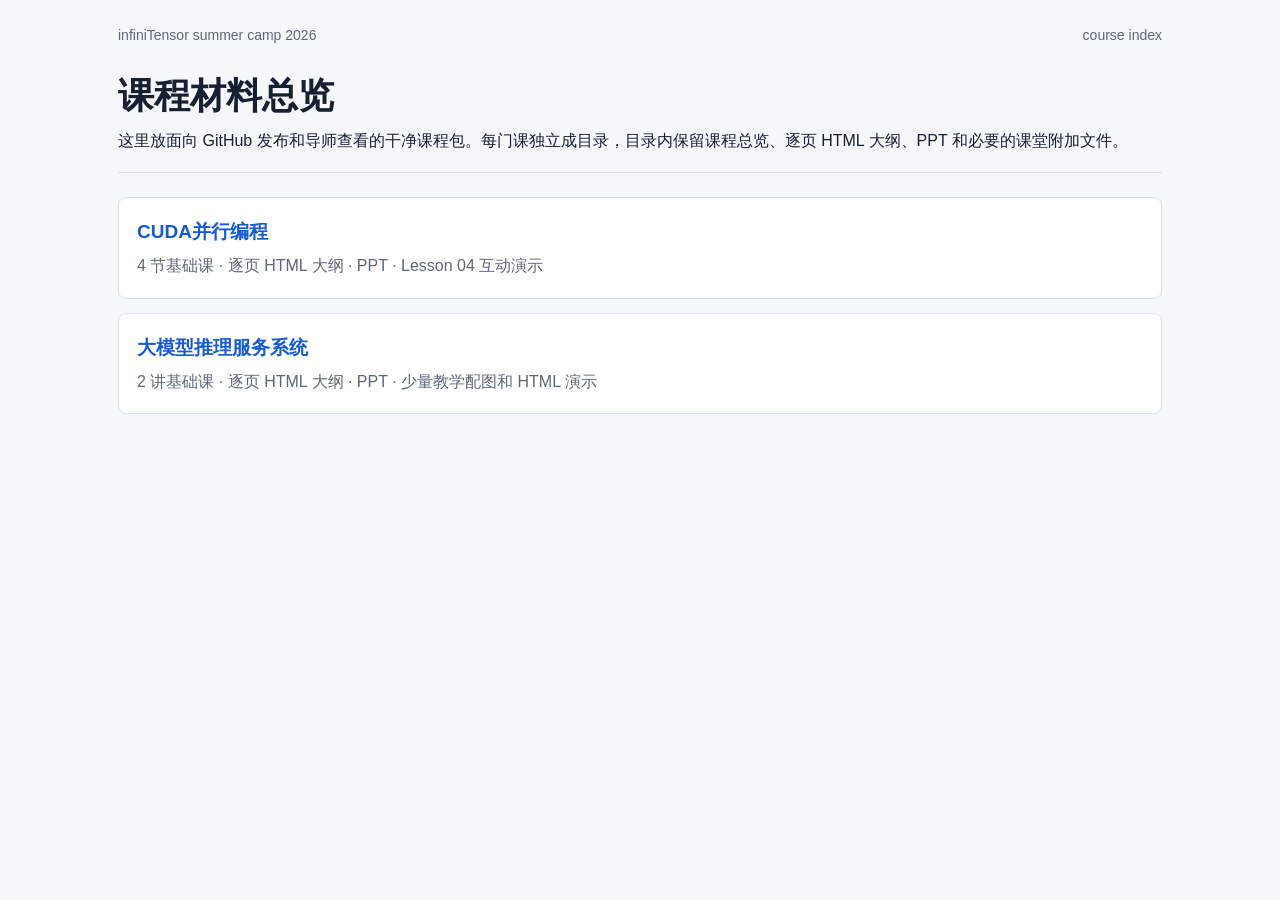
<file: index.html>
<!doctype html>
<html lang="zh-CN">
<head>
<meta charset="utf-8">
<meta name="viewport" content="width=device-width, initial-scale=1">
<title>infiniTensor summer camp 2026</title>
<style>
:root {
  color-scheme: light;
  --ink: #172033;
  --muted: #5d6778;
  --line: #d9e0ea;
  --paper: #ffffff;
  --bg: #f5f7fb;
  --accent: #155bd5;
}
* { box-sizing: border-box; }
body {
  margin: 0;
  background: var(--bg);
  color: var(--ink);
  font-family: -apple-system, BlinkMacSystemFont, "Segoe UI", "PingFang SC",
    "Hiragino Sans GB", "Microsoft YaHei", sans-serif;
  line-height: 1.65;
}
.page { max-width: 1080px; margin: 0 auto; padding: 24px 18px 56px; }
.topbar { display: flex; justify-content: space-between; gap: 16px; color: var(--muted); font-size: 14px; }
.hero { padding: 28px 0 18px; border-bottom: 1px solid var(--line); }
h1 { margin: 0; font-size: 36px; line-height: 1.18; letter-spacing: 0; }
p { margin: 10px 0 0; }
.course-list { display: grid; gap: 14px; margin-top: 24px; }
.course-card { display: block; background: var(--paper); border: 1px solid var(--line); border-radius: 8px; padding: 18px; color: inherit; text-decoration: none; }
.course-card strong { display: block; color: var(--accent); font-size: 19px; }
.course-card span { display: block; color: var(--muted); margin-top: 6px; }
@media (max-width: 720px) { .page { padding: 16px 12px 44px; } .hero { padding: 20px 0 14px; } h1 { font-size: 29px; } }
</style>
</head>
<body>
<main class="page">
<nav class="topbar"><span>infiniTensor summer camp 2026</span><span>course index</span></nav>
<header class="hero">
<h1>课程材料总览</h1>
<p>这里放面向 GitHub 发布和导师查看的干净课程包。每门课独立成目录，目录内保留课程总览、逐页 HTML 大纲、PPT 和必要的课堂附加文件。</p>
</header>
<section class="course-list" aria-label="课程列表">
<a class="course-card" href="CUDA并行编程/index.html">
<strong>CUDA并行编程</strong>
<span>4 节基础课 · 逐页 HTML 大纲 · PPT · Lesson 04 互动演示</span>
</a>
<a class="course-card" href="大模型推理服务系统/index.html">
<strong>大模型推理服务系统</strong>
<span>2 讲基础课 · 逐页 HTML 大纲 · PPT · 少量教学配图和 HTML 演示</span>
</a>
</section>
</main>
</body>
</html>
</file>
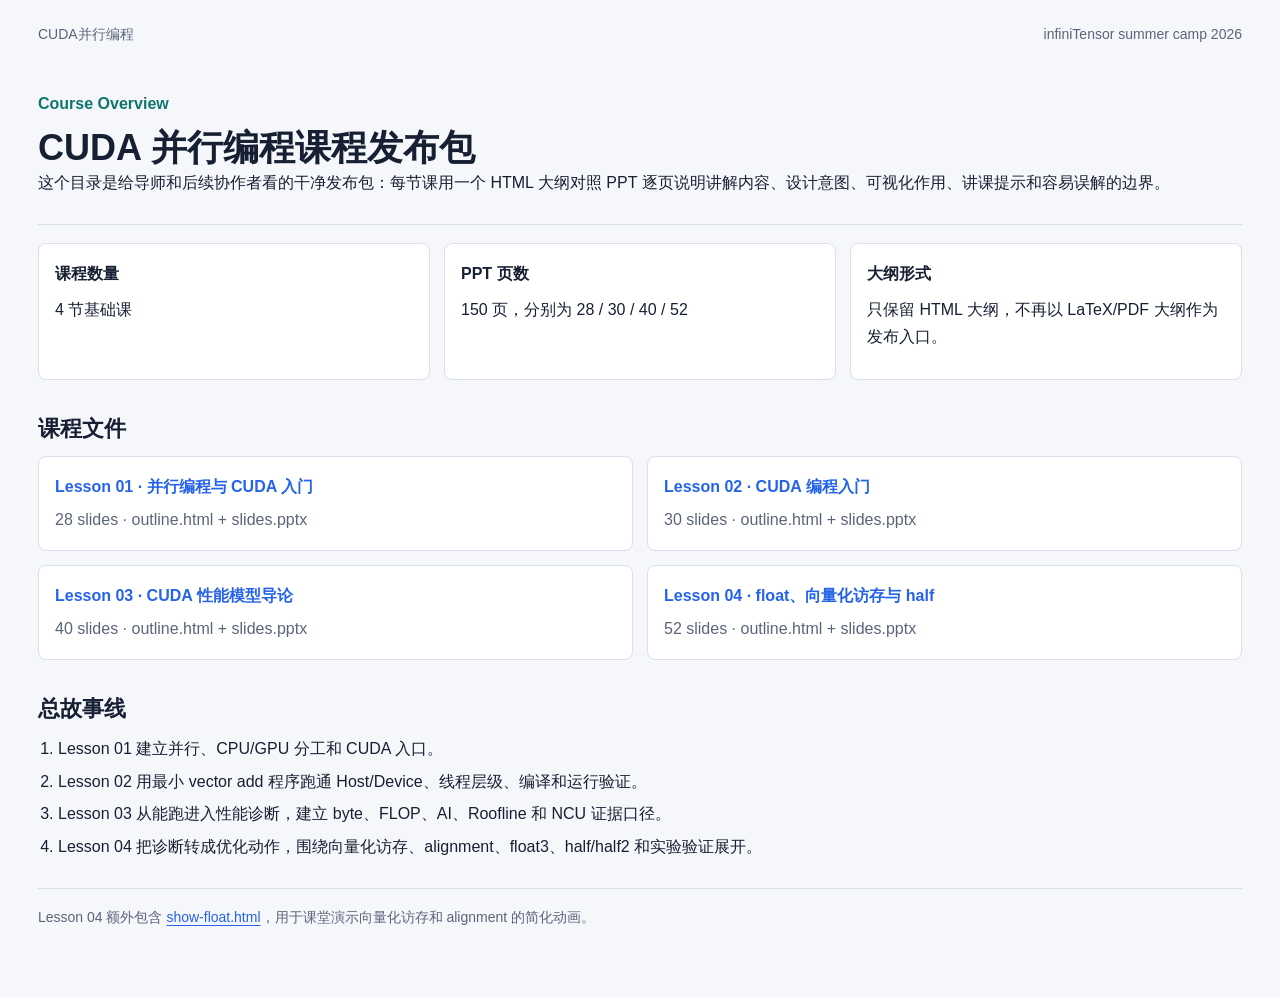
<file: CUDA并行编程/index.html>
<!doctype html>
<html lang="zh-CN">
<head>
<meta charset="utf-8">
<meta name="viewport" content="width=device-width, initial-scale=1">
<title>CUDA并行编程 · HTML 大纲总览</title>
<link rel="stylesheet" href="assets/course.css">
</head>
<body>
<main class="page">
<nav class="topbar"><span>CUDA并行编程</span><span>infiniTensor summer camp 2026</span></nav>
<header class="hero">
<p class="eyebrow">Course Overview</p>
<h1>CUDA 并行编程课程发布包</h1>
<p>这个目录是给导师和后续协作者看的干净发布包：每节课用一个 HTML 大纲对照 PPT 逐页说明讲解内容、设计意图、可视化作用、讲课提示和容易误解的边界。</p>
</header>
<section class="summary-grid">
<div class="summary-box"><strong>课程数量</strong><p>4 节基础课</p></div>
<div class="summary-box"><strong>PPT 页数</strong><p>150 页，分别为 28 / 30 / 40 / 52</p></div>
<div class="summary-box"><strong>大纲形式</strong><p>只保留 HTML 大纲，不再以 LaTeX/PDF 大纲作为发布入口。</p></div>
</section>
<section>
<h2>课程文件</h2>
<div class="lesson-list">
<a class="lesson-link" href="第一节课/outline.html"><strong>Lesson 01 · 并行编程与 CUDA 入门</strong><span>28 slides · outline.html + slides.pptx</span></a>
<a class="lesson-link" href="第二节课/outline.html"><strong>Lesson 02 · CUDA 编程入门</strong><span>30 slides · outline.html + slides.pptx</span></a>
<a class="lesson-link" href="第三节课/outline.html"><strong>Lesson 03 · CUDA 性能模型导论</strong><span>40 slides · outline.html + slides.pptx</span></a>
<a class="lesson-link" href="第四节课/outline.html"><strong>Lesson 04 · float、向量化访存与 half</strong><span>52 slides · outline.html + slides.pptx</span></a>
</div>
</section>
<section>
<h2>总故事线</h2>
<ol>
<li>Lesson 01 建立并行、CPU/GPU 分工和 CUDA 入口。</li>
<li>Lesson 02 用最小 vector add 程序跑通 Host/Device、线程层级、编译和运行验证。</li>
<li>Lesson 03 从能跑进入性能诊断，建立 byte、FLOP、AI、Roofline 和 NCU 证据口径。</li>
<li>Lesson 04 把诊断转成优化动作，围绕向量化访存、alignment、float3、half/half2 和实验验证展开。</li>
</ol>
</section>
<p class="source-note">Lesson 04 额外包含 <a href="第四节课/show-float.html">show-float.html</a>，用于课堂演示向量化访存和 alignment 的简化动画。</p>
</main>
</body>
</html>
</file>
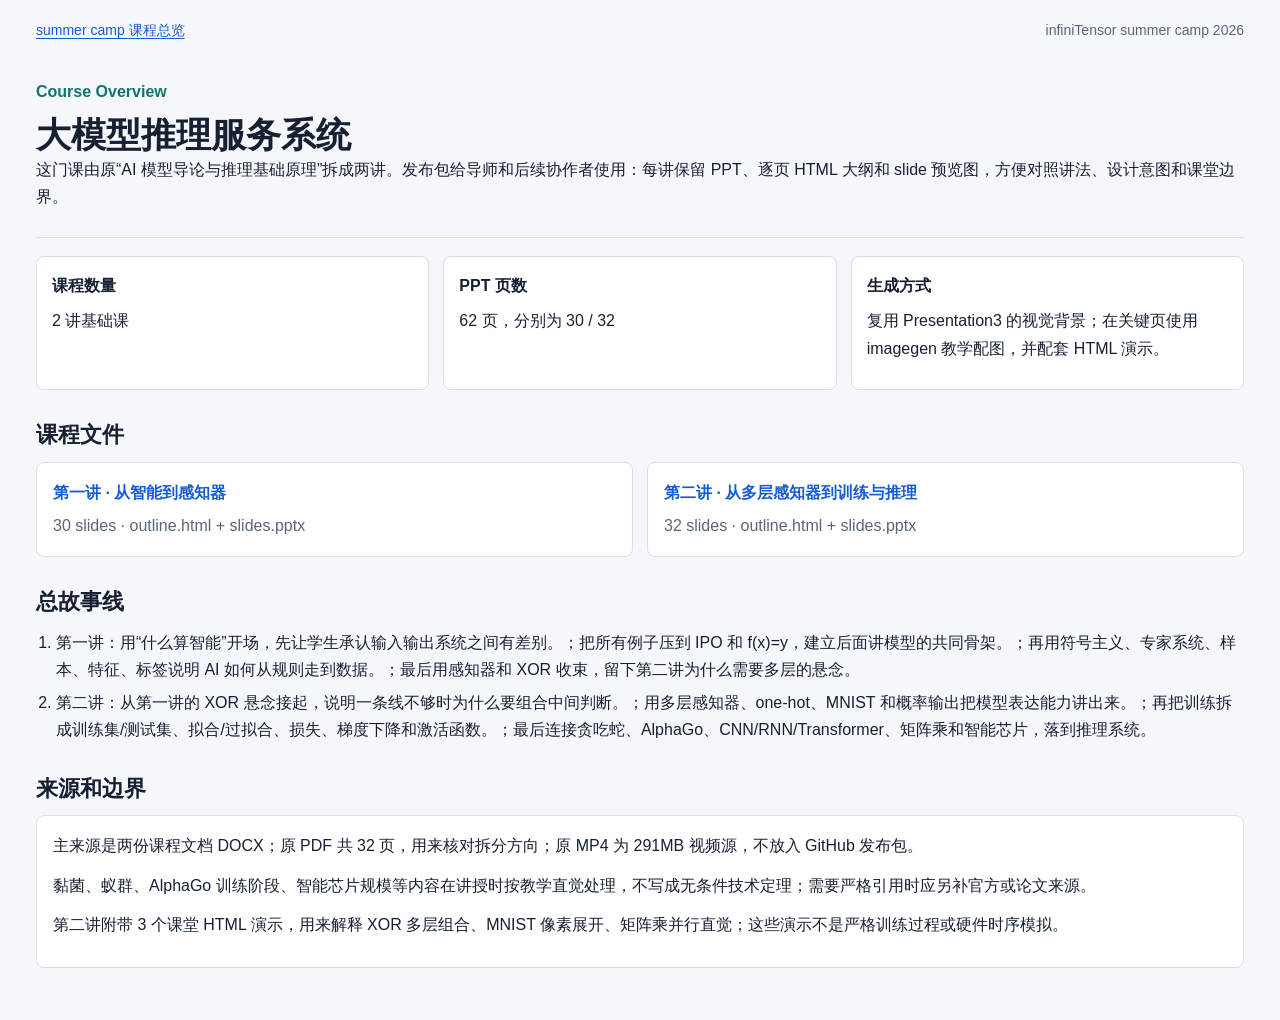
<file: 大模型推理服务系统/index.html>
<!doctype html>
<html lang="zh-CN">
<head>
<meta charset="utf-8">
<meta name="viewport" content="width=device-width, initial-scale=1">
<title>大模型推理服务系统 · 课程总览</title>
<link rel="stylesheet" href="assets/course.css">
</head>
<body>
<main class="page">
<nav class="topbar"><a href="../index.html">summer camp 课程总览</a><span>infiniTensor summer camp 2026</span></nav>
<header class="hero">
<p class="eyebrow">Course Overview</p>
<h1>大模型推理服务系统</h1>
<p>这门课由原“AI 模型导论与推理基础原理”拆成两讲。发布包给导师和后续协作者使用：每讲保留 PPT、逐页 HTML 大纲和 slide 预览图，方便对照讲法、设计意图和课堂边界。</p>
</header>
<section class="summary-grid">
<div class="summary-box"><strong>课程数量</strong><p>2 讲基础课</p></div>
<div class="summary-box"><strong>PPT 页数</strong><p>62 页，分别为 30 / 32</p></div>
<div class="summary-box"><strong>生成方式</strong><p>复用 Presentation3 的视觉背景；在关键页使用 imagegen 教学配图，并配套 HTML 演示。</p></div>
</section>
<section>
<h2>课程文件</h2>
<div class="lesson-list">
<a class="lesson-link" href="第一讲/outline.html"><strong>第一讲 · 从智能到感知器</strong><span>30 slides · outline.html + slides.pptx</span></a>
<a class="lesson-link" href="第二讲/outline.html"><strong>第二讲 · 从多层感知器到训练与推理</strong><span>32 slides · outline.html + slides.pptx</span></a>
</div>
</section>
<section>
<h2>总故事线</h2>
<ol>
<li>第一讲：用“什么算智能”开场，先让学生承认输入输出系统之间有差别。；把所有例子压到 IPO 和 f(x)=y，建立后面讲模型的共同骨架。；再用符号主义、专家系统、样本、特征、标签说明 AI 如何从规则走到数据。；最后用感知器和 XOR 收束，留下第二讲为什么需要多层的悬念。</li>
<li>第二讲：从第一讲的 XOR 悬念接起，说明一条线不够时为什么要组合中间判断。；用多层感知器、one-hot、MNIST 和概率输出把模型表达能力讲出来。；再把训练拆成训练集/测试集、拟合/过拟合、损失、梯度下降和激活函数。；最后连接贪吃蛇、AlphaGo、CNN/RNN/Transformer、矩阵乘和智能芯片，落到推理系统。</li>
</ol>
</section>
<section>
<h2>来源和边界</h2>
<div class="source-note-box">
<p>主来源是两份课程文档 DOCX；原 PDF 共 32 页，用来核对拆分方向；原 MP4 为 291MB 视频源，不放入 GitHub 发布包。</p>
<p>黏菌、蚁群、AlphaGo 训练阶段、智能芯片规模等内容在讲授时按教学直觉处理，不写成无条件技术定理；需要严格引用时应另补官方或论文来源。</p>
<p>第二讲附带 3 个课堂 HTML 演示，用来解释 XOR 多层组合、MNIST 像素展开、矩阵乘并行直觉；这些演示不是严格训练过程或硬件时序模拟。</p>
</div>
</section>
</main>
</body>
</html>
</file>
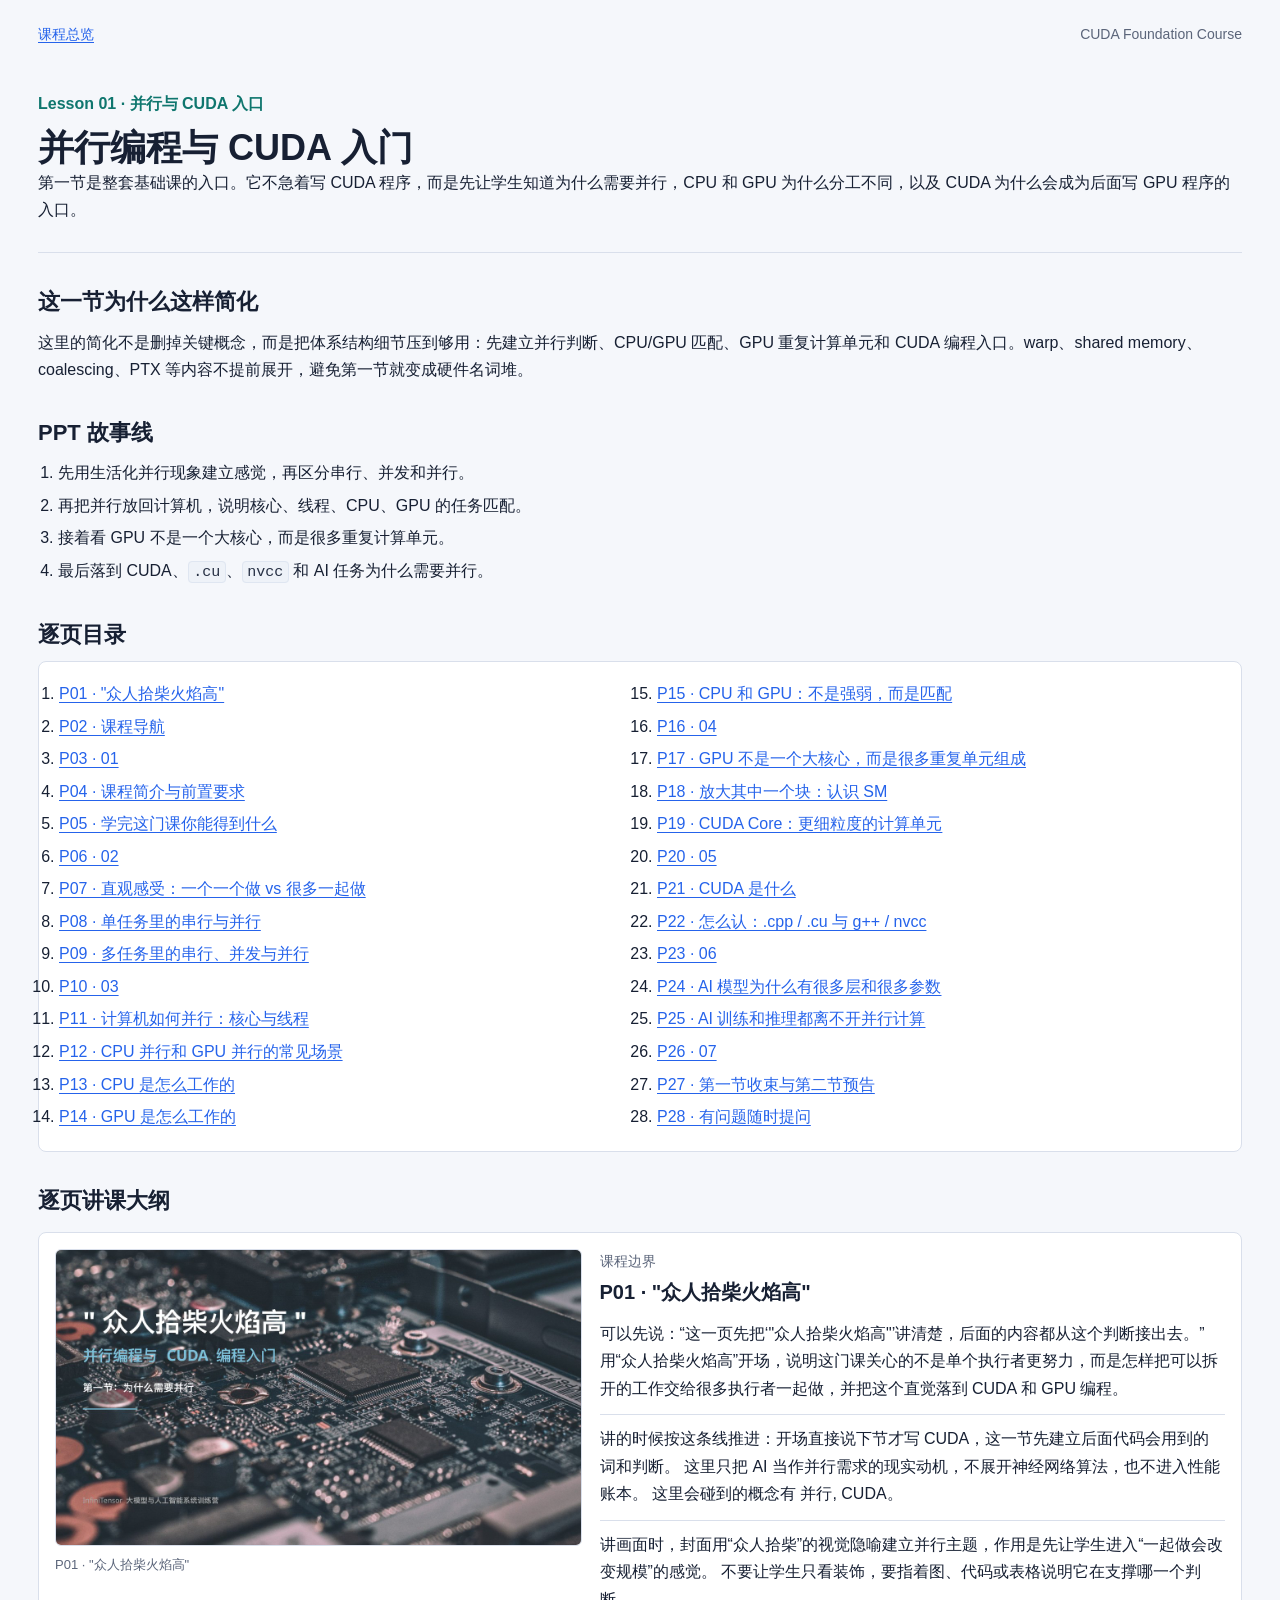
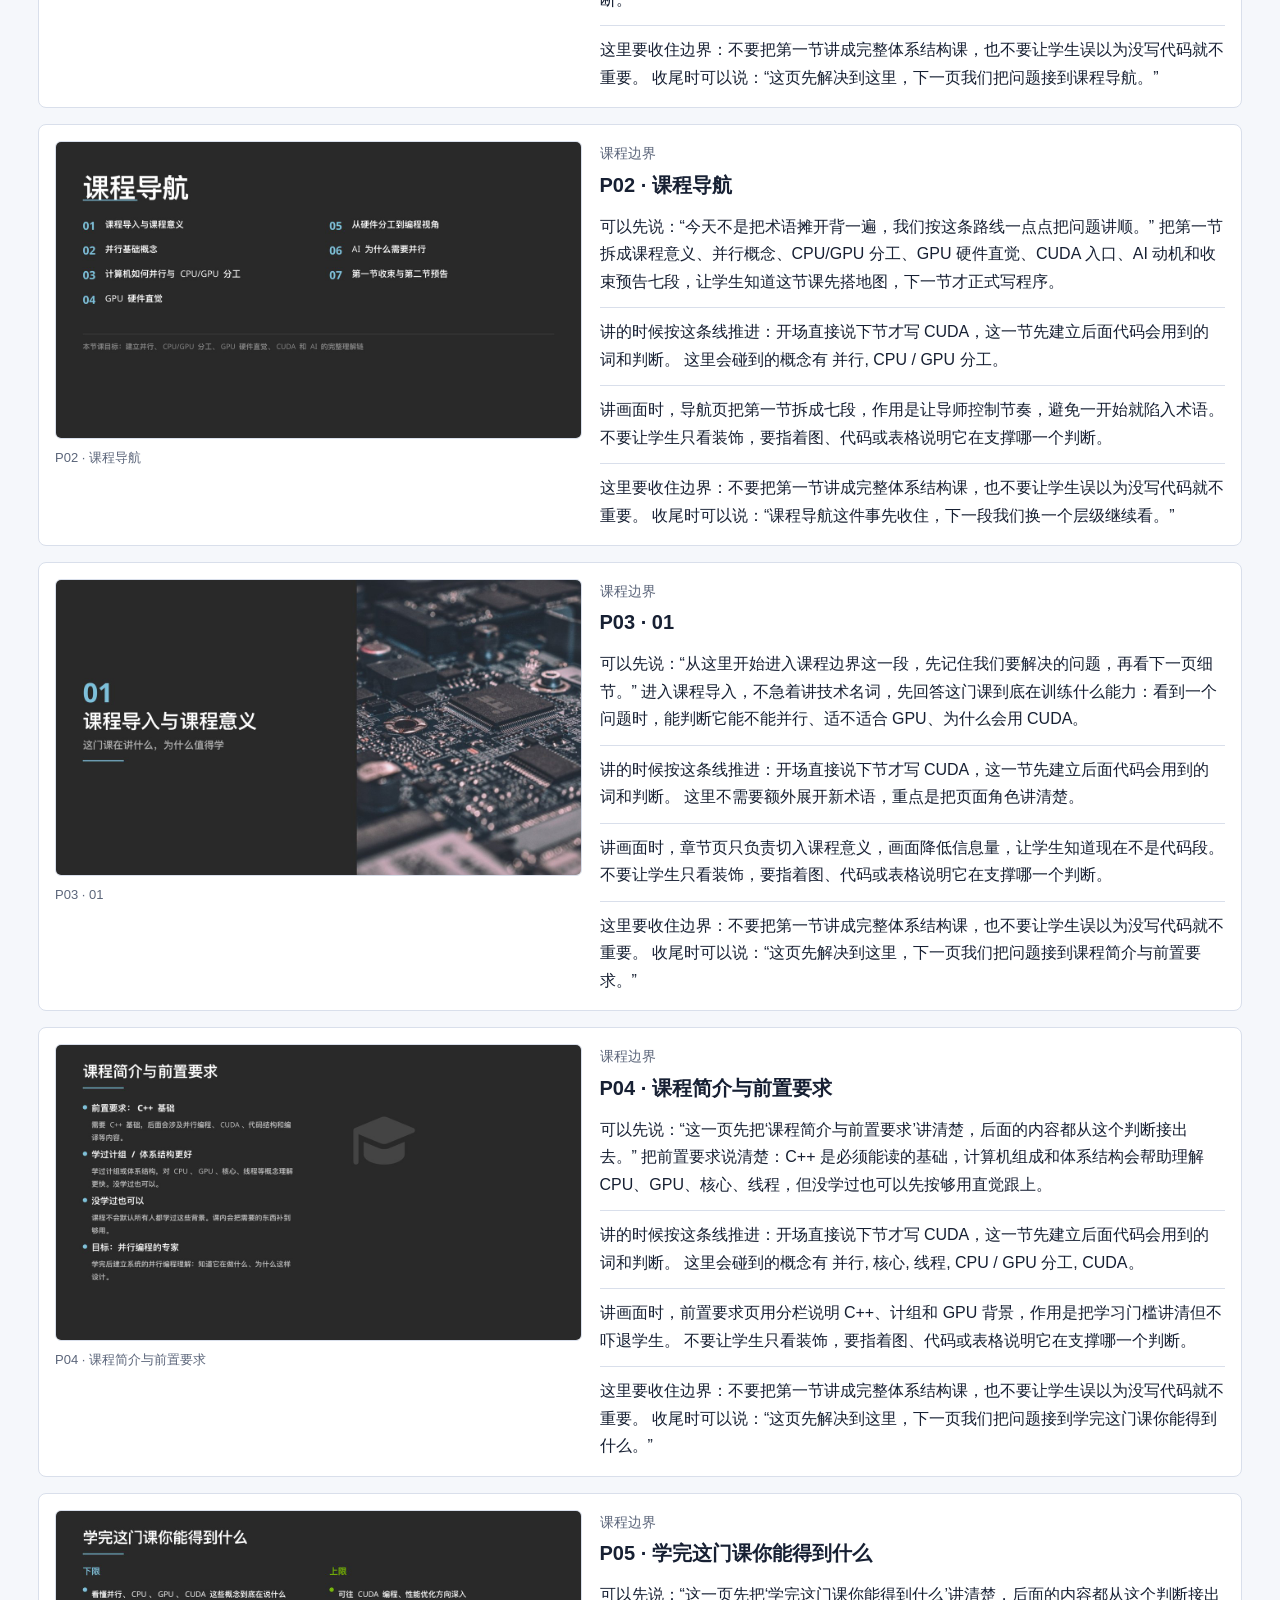
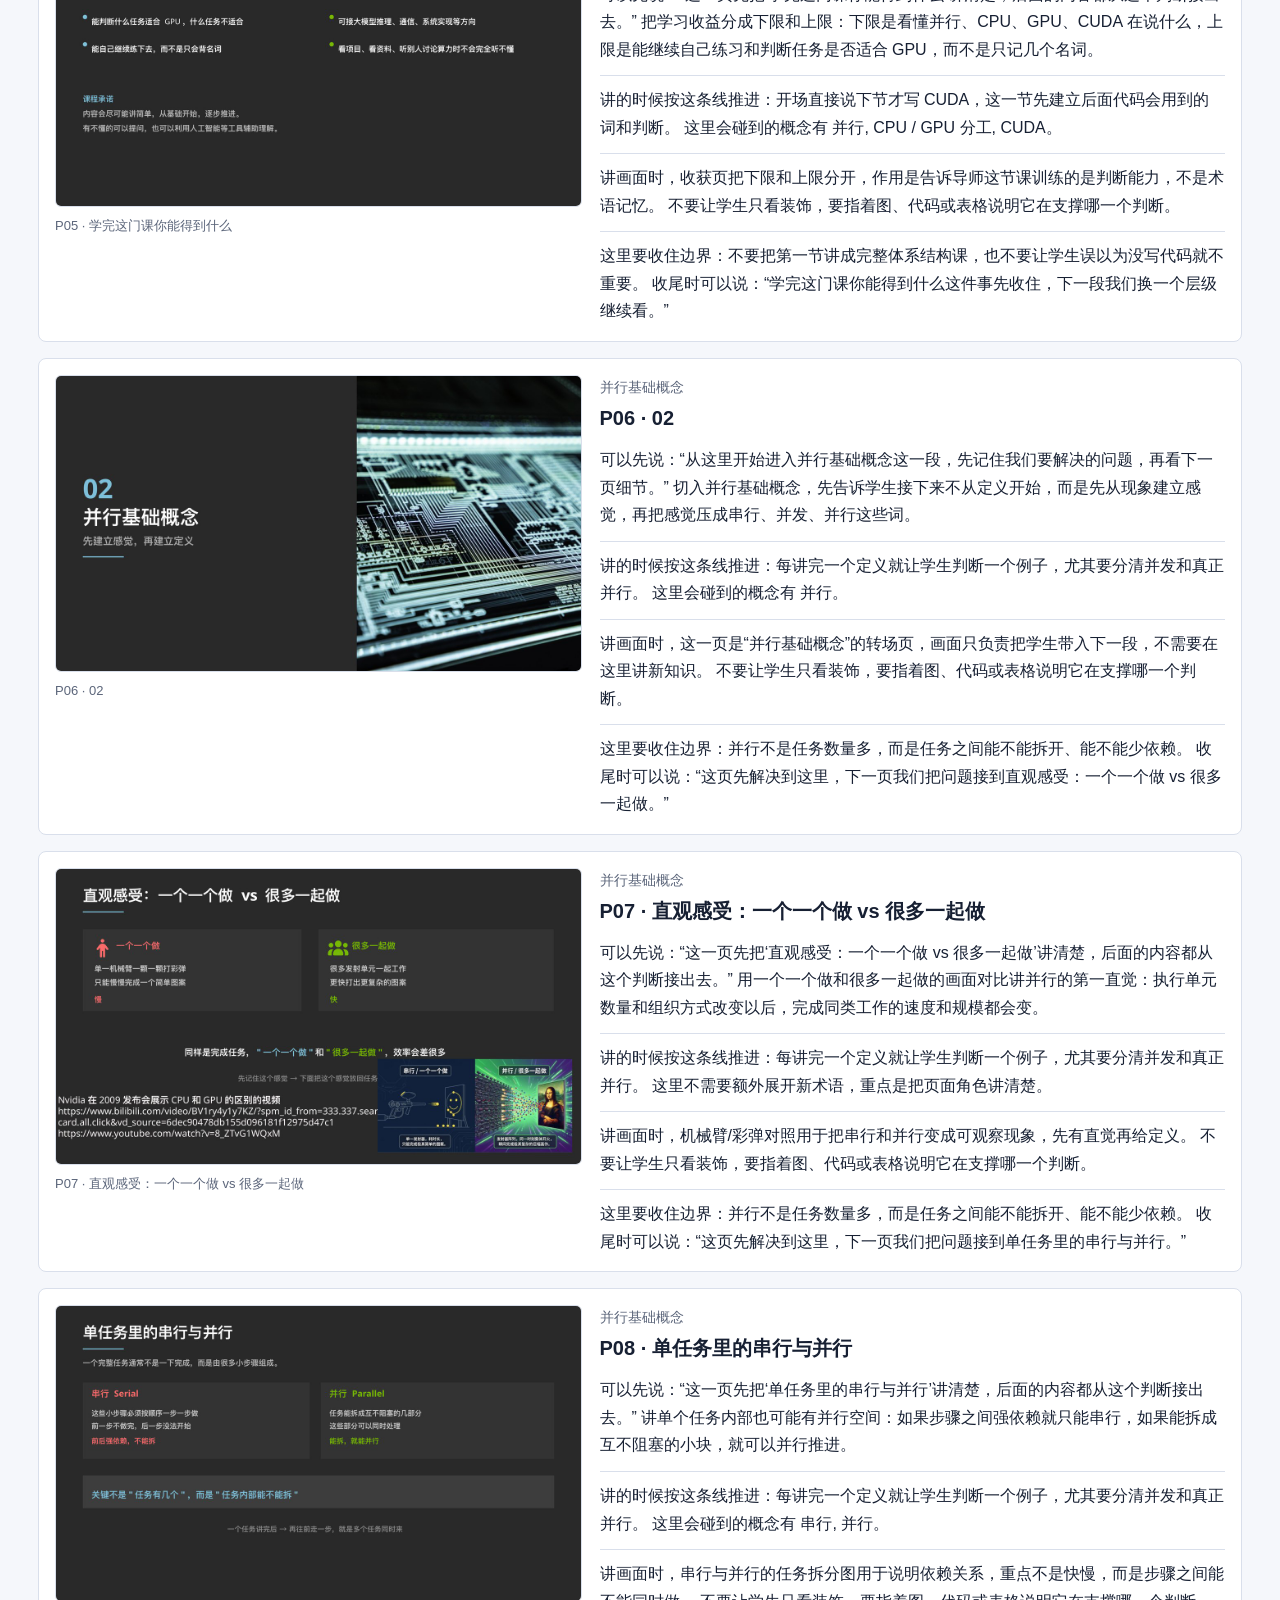
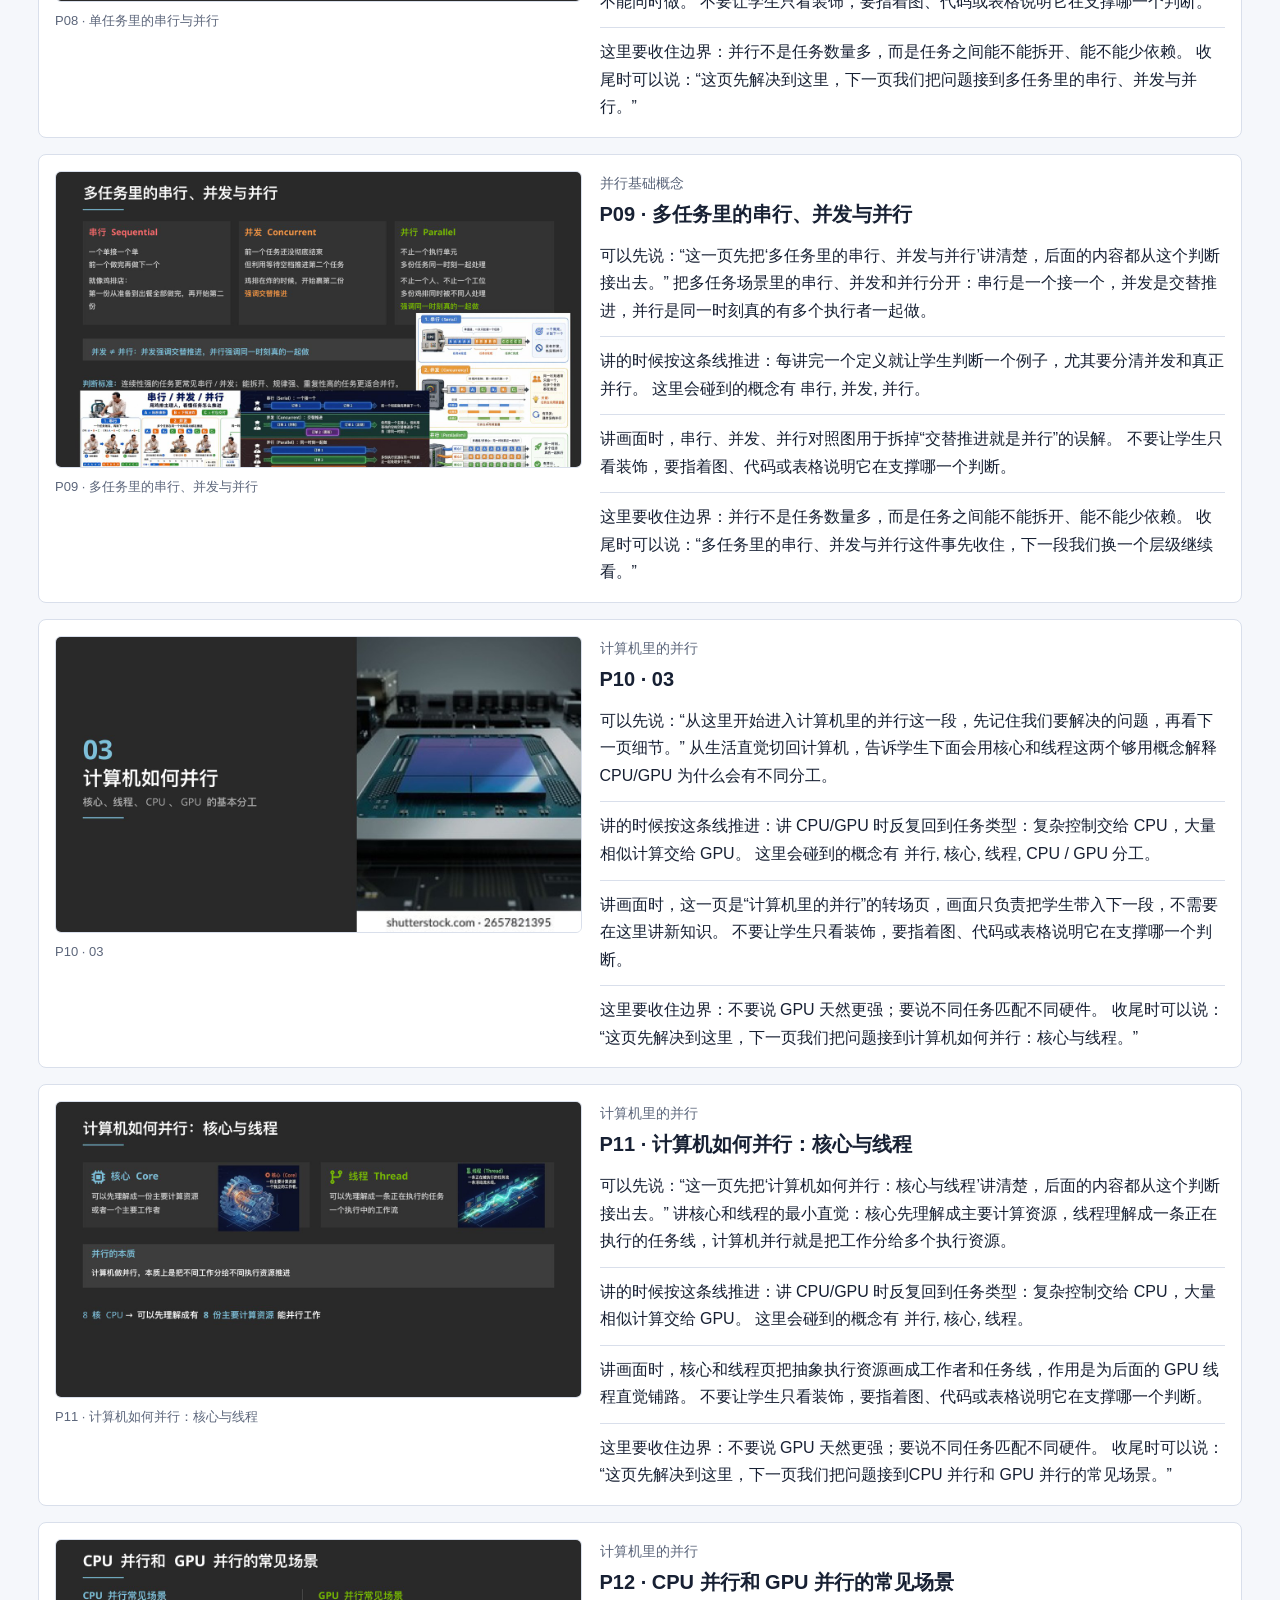
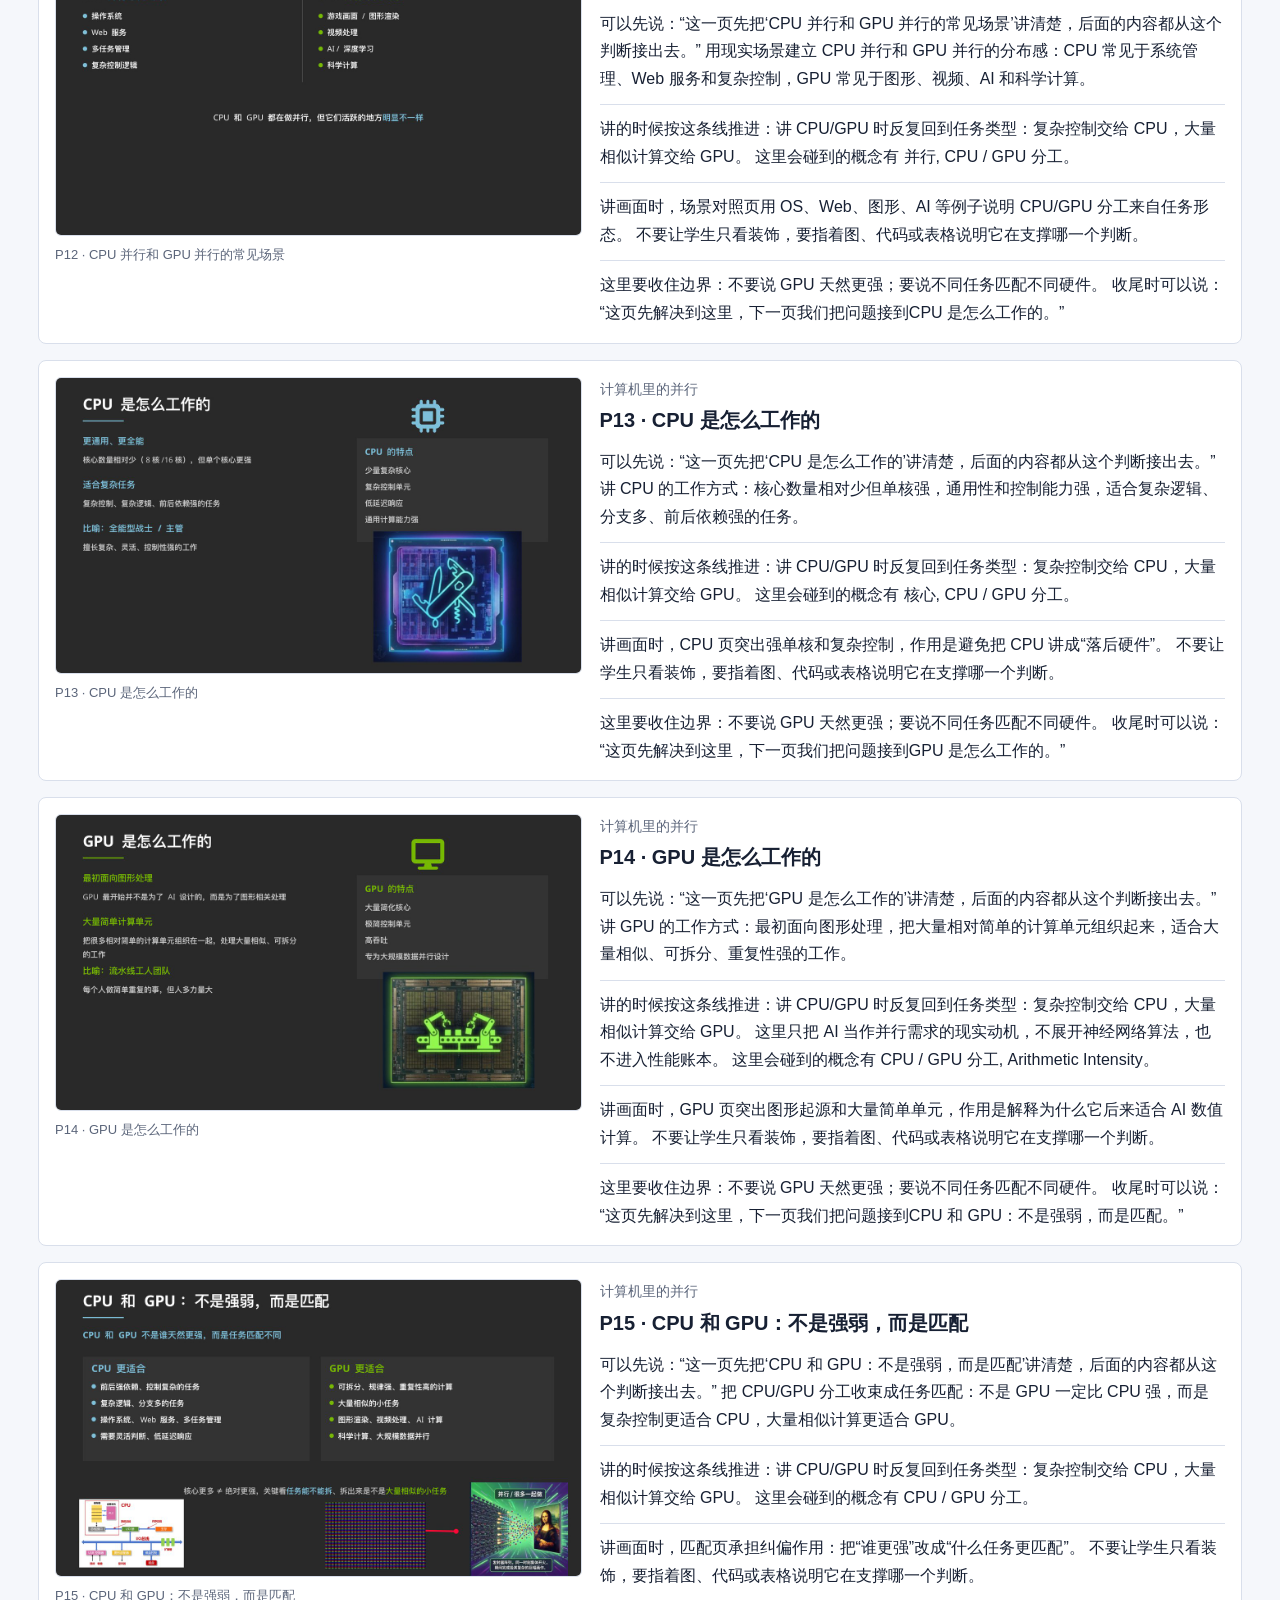
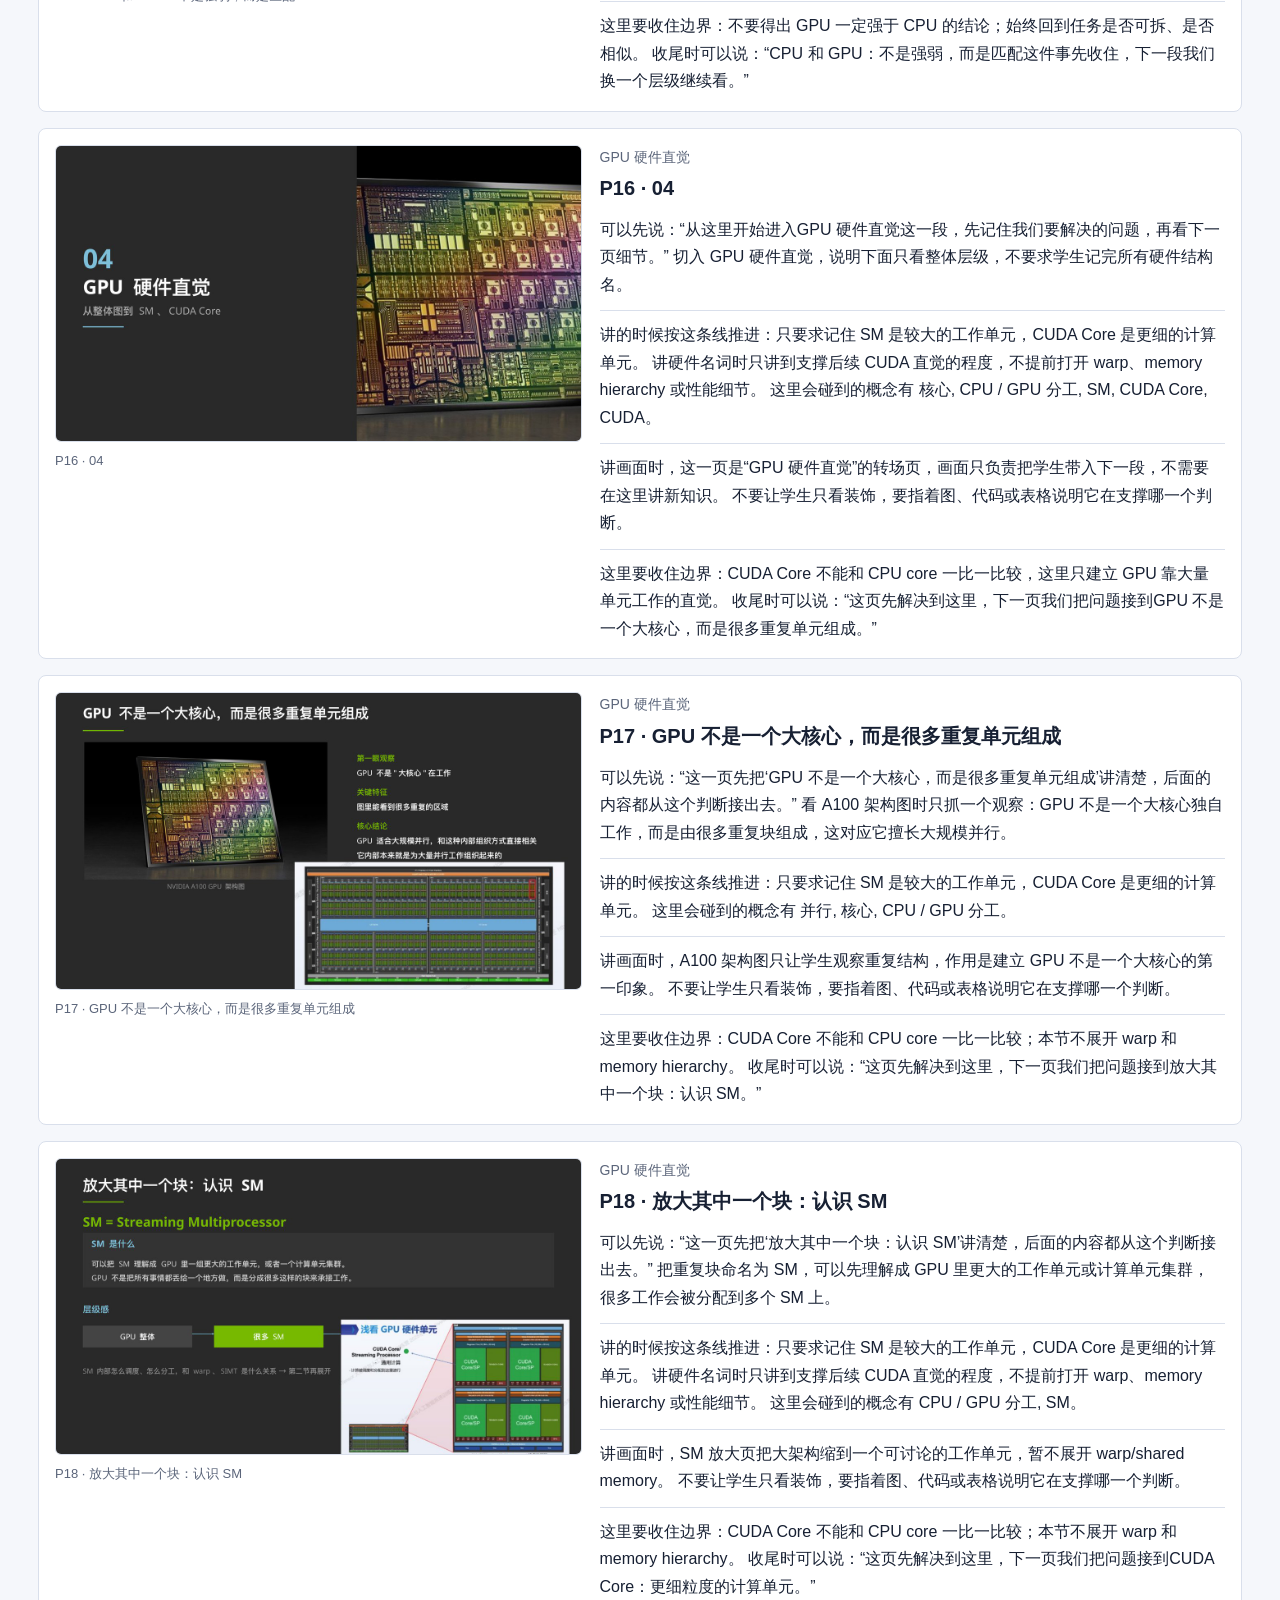
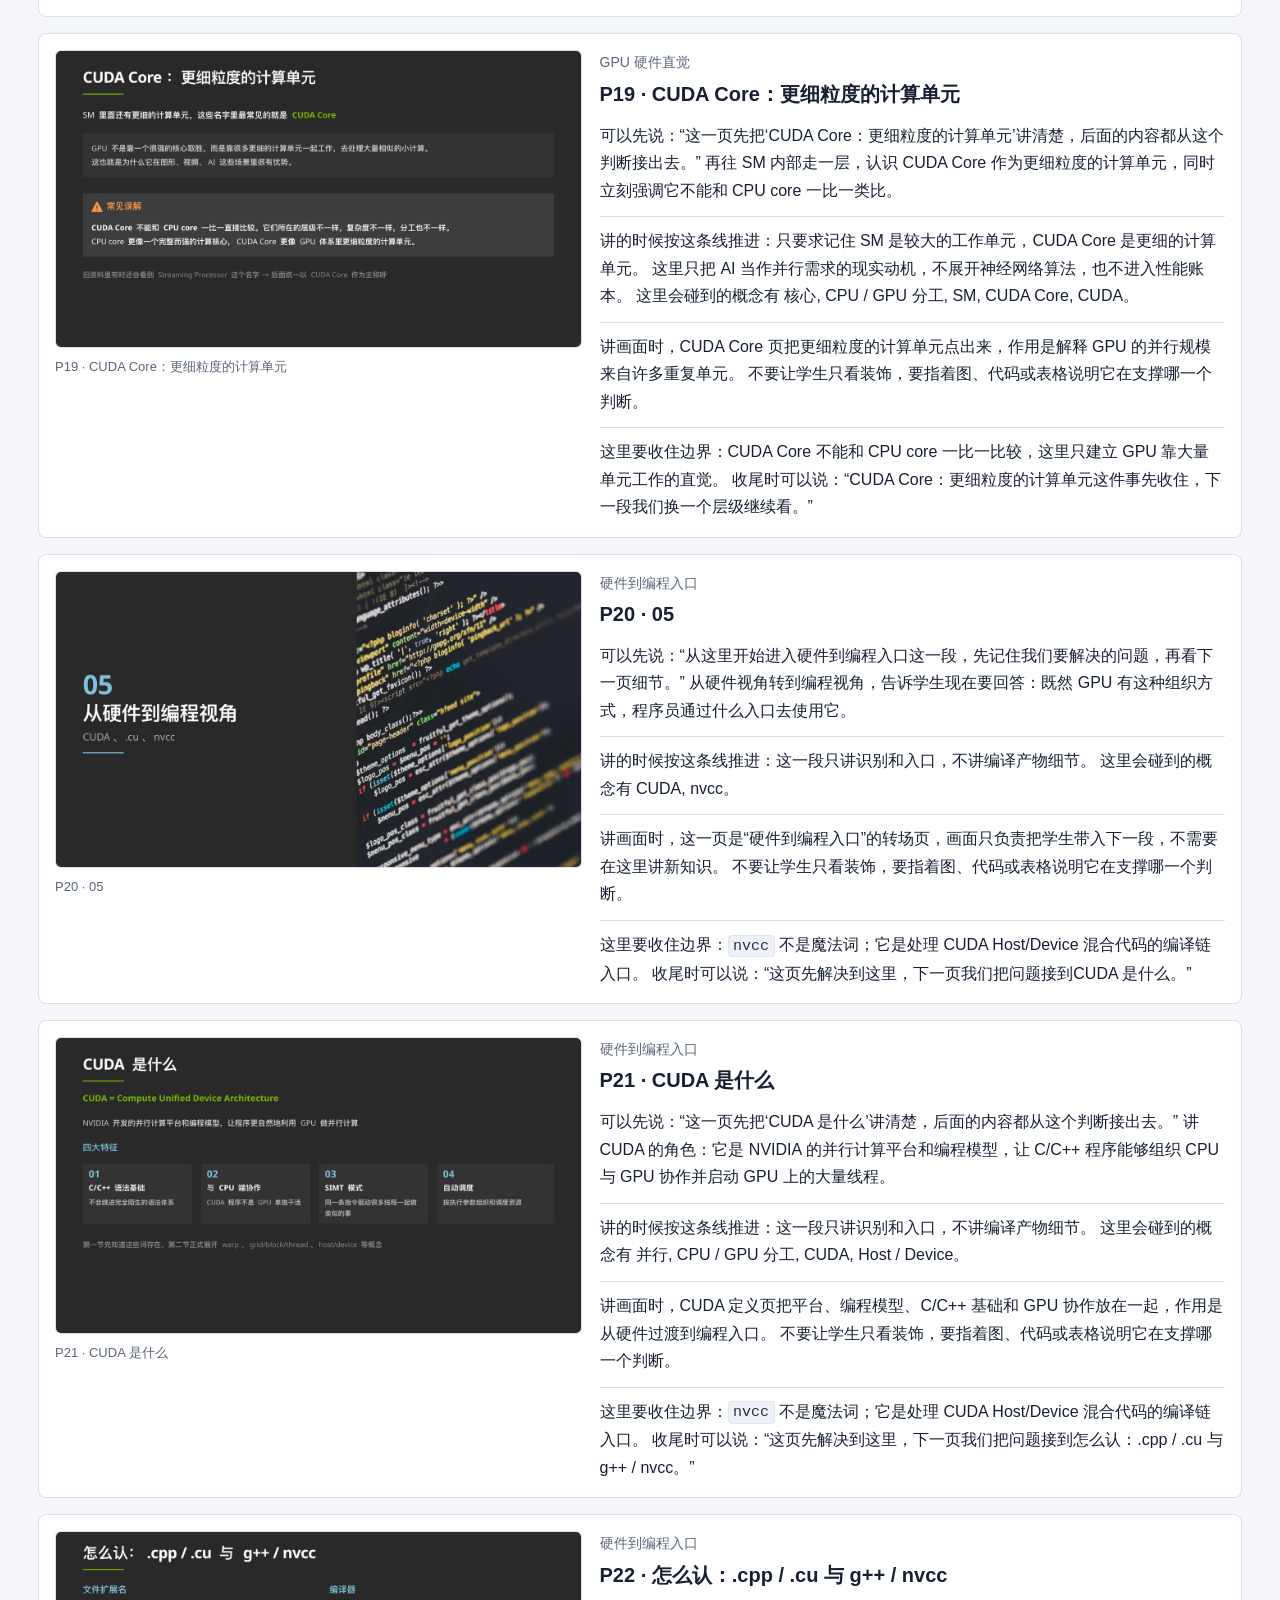
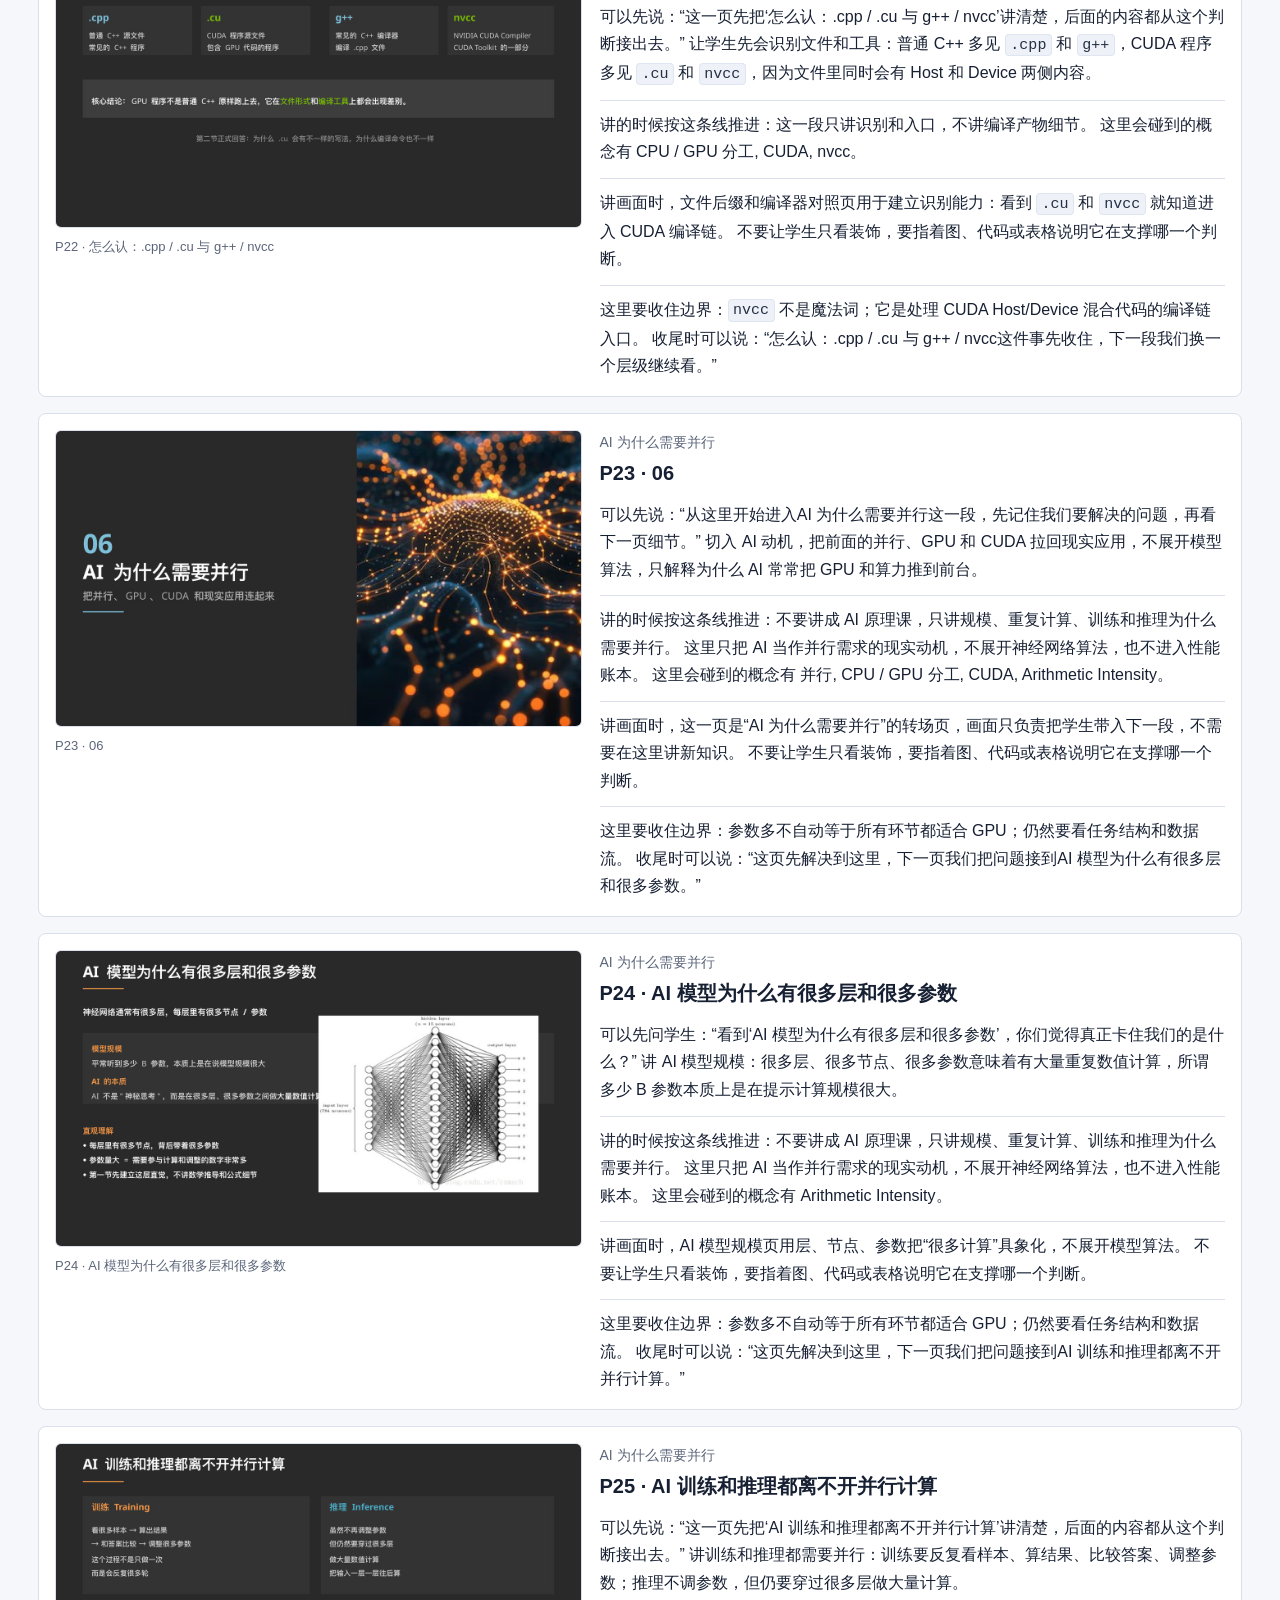
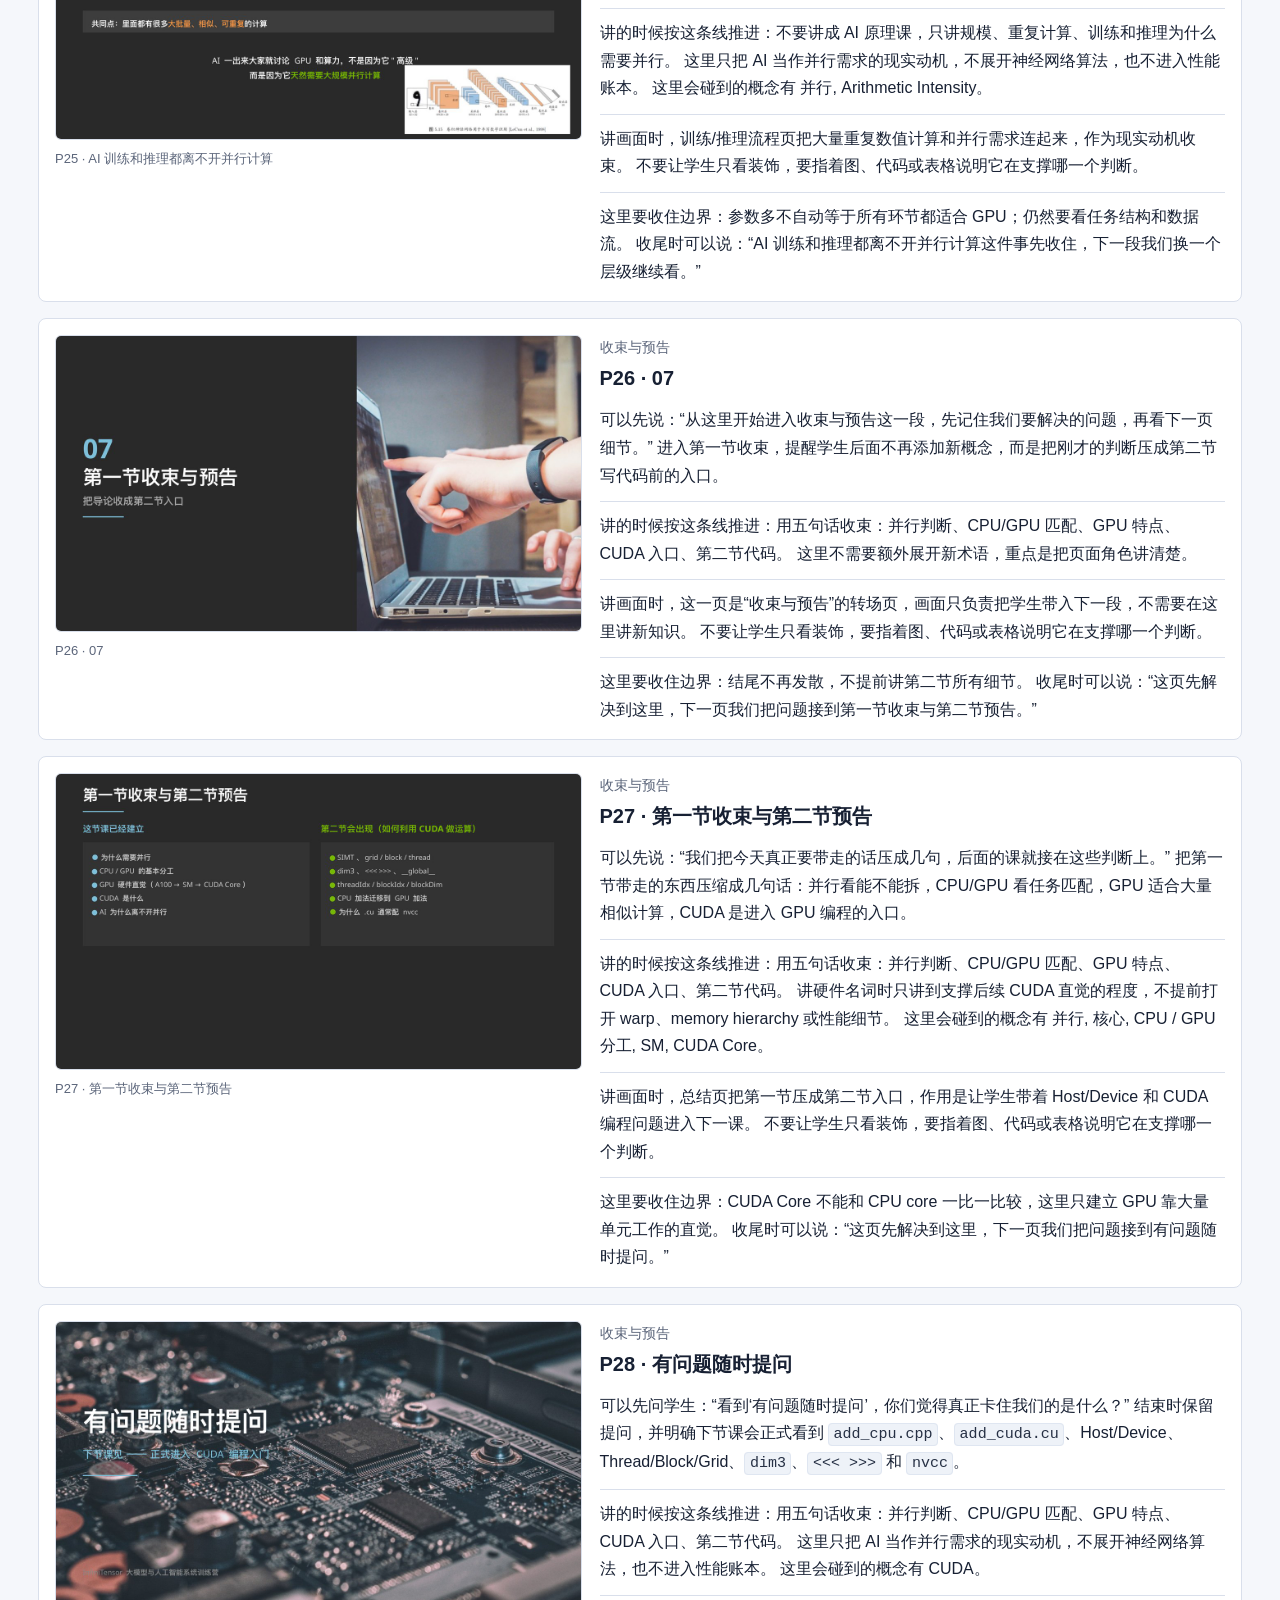
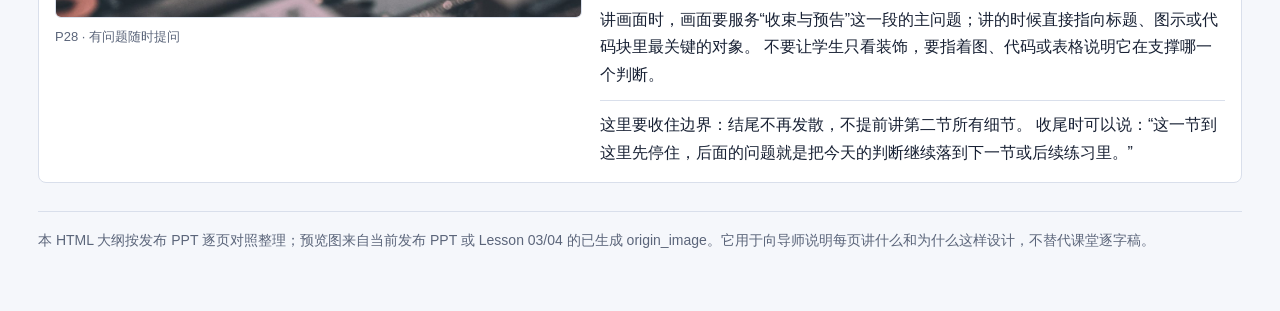
<file: CUDA并行编程/第一节课/outline.html>
<!doctype html>
<html lang="zh-CN">
<head>
<meta charset="utf-8">
<meta name="viewport" content="width=device-width, initial-scale=1">
<title>Lesson 01：并行编程与 CUDA 入门</title>
<link rel="stylesheet" href="../assets/course.css">
</head>
<body>
<main class="page">
<nav class="topbar"><a href="../index.html">课程总览</a><span>CUDA Foundation Course</span></nav>
<header class="hero">
<p class="eyebrow">Lesson 01 · 并行与 CUDA 入口</p>
<h1>并行编程与 CUDA 入门</h1>
<p>第一节是整套基础课的入口。它不急着写 CUDA 程序，而是先让学生知道为什么需要并行，CPU 和 GPU 为什么分工不同，以及 CUDA 为什么会成为后面写 GPU 程序的入口。</p>
</header>
<section>
<h2>这一节为什么这样简化</h2>
<p>这里的简化不是删掉关键概念，而是把体系结构细节压到够用：先建立并行判断、CPU/GPU 匹配、GPU 重复计算单元和 CUDA 编程入口。warp、shared memory、coalescing、PTX 等内容不提前展开，避免第一节就变成硬件名词堆。</p>
</section>
<section>
<h2>PPT 故事线</h2>
<ol>
<li>先用生活化并行现象建立感觉，再区分串行、并发和并行。</li>
<li>再把并行放回计算机，说明核心、线程、CPU、GPU 的任务匹配。</li>
<li>接着看 GPU 不是一个大核心，而是很多重复计算单元。</li>
<li>最后落到 CUDA、<code>.cu</code>、<code>nvcc</code> 和 AI 任务为什么需要并行。</li>
</ol>
</section>
<section>
<h2>逐页目录</h2>
<ol class="toc">
<li><a href="#slide-01">P01 · &quot;众人拾柴火焰高&quot;</a></li>
<li><a href="#slide-02">P02 · 课程导航</a></li>
<li><a href="#slide-03">P03 · 01</a></li>
<li><a href="#slide-04">P04 · 课程简介与前置要求</a></li>
<li><a href="#slide-05">P05 · 学完这门课你能得到什么</a></li>
<li><a href="#slide-06">P06 · 02</a></li>
<li><a href="#slide-07">P07 · 直观感受：一个一个做 vs 很多一起做</a></li>
<li><a href="#slide-08">P08 · 单任务里的串行与并行</a></li>
<li><a href="#slide-09">P09 · 多任务里的串行、并发与并行</a></li>
<li><a href="#slide-10">P10 · 03</a></li>
<li><a href="#slide-11">P11 · 计算机如何并行：核心与线程</a></li>
<li><a href="#slide-12">P12 · CPU 并行和 GPU 并行的常见场景</a></li>
<li><a href="#slide-13">P13 · CPU 是怎么工作的</a></li>
<li><a href="#slide-14">P14 · GPU 是怎么工作的</a></li>
<li><a href="#slide-15">P15 · CPU 和 GPU：不是强弱，而是匹配</a></li>
<li><a href="#slide-16">P16 · 04</a></li>
<li><a href="#slide-17">P17 · GPU 不是一个大核心，而是很多重复单元组成</a></li>
<li><a href="#slide-18">P18 · 放大其中一个块：认识 SM</a></li>
<li><a href="#slide-19">P19 · CUDA Core：更细粒度的计算单元</a></li>
<li><a href="#slide-20">P20 · 05</a></li>
<li><a href="#slide-21">P21 · CUDA 是什么</a></li>
<li><a href="#slide-22">P22 · 怎么认：.cpp / .cu 与 g++ / nvcc</a></li>
<li><a href="#slide-23">P23 · 06</a></li>
<li><a href="#slide-24">P24 · AI 模型为什么有很多层和很多参数</a></li>
<li><a href="#slide-25">P25 · AI 训练和推理都离不开并行计算</a></li>
<li><a href="#slide-26">P26 · 07</a></li>
<li><a href="#slide-27">P27 · 第一节收束与第二节预告</a></li>
<li><a href="#slide-28">P28 · 有问题随时提问</a></li>
</ol>
</section>
<section>
<h2>逐页讲课大纲</h2>
<article class="slide-card" id="slide-01">
<figure class="slide-preview">
<img src="slide-previews/slide_01.jpg" alt="Lesson 01 slide 1 preview">
<figcaption>P01 · &quot;众人拾柴火焰高&quot;</figcaption>
</figure>
<div>
<div class="slide-meta">课程边界</div>
<h3>P01 · &quot;众人拾柴火焰高&quot;</h3>
<div class="lecture-prose">
<p>可以先说：“这一页先把‘&quot;众人拾柴火焰高&quot;’讲清楚，后面的内容都从这个判断接出去。” 用“众人拾柴火焰高”开场，说明这门课关心的不是单个执行者更努力，而是怎样把可以拆开的工作交给很多执行者一起做，并把这个直觉落到 CUDA 和 GPU 编程。</p>
<p>讲的时候按这条线推进：开场直接说下节才写 CUDA，这一节先建立后面代码会用到的词和判断。 这里只把 AI 当作并行需求的现实动机，不展开神经网络算法，也不进入性能账本。 这里会碰到的概念有 并行, CUDA。</p>
<p>讲画面时，封面用“众人拾柴”的视觉隐喻建立并行主题，作用是先让学生进入“一起做会改变规模”的感觉。 不要让学生只看装饰，要指着图、代码或表格说明它在支撑哪一个判断。</p>
<p>这里要收住边界：不要把第一节讲成完整体系结构课，也不要让学生误以为没写代码就不重要。 收尾时可以说：“这页先解决到这里，下一页我们把问题接到课程导航。”</p>
</div>
</div>
</article>
<article class="slide-card" id="slide-02">
<figure class="slide-preview">
<img src="slide-previews/slide_02.jpg" alt="Lesson 01 slide 2 preview">
<figcaption>P02 · 课程导航</figcaption>
</figure>
<div>
<div class="slide-meta">课程边界</div>
<h3>P02 · 课程导航</h3>
<div class="lecture-prose">
<p>可以先说：“今天不是把术语摊开背一遍，我们按这条路线一点点把问题讲顺。” 把第一节拆成课程意义、并行概念、CPU/GPU 分工、GPU 硬件直觉、CUDA 入口、AI 动机和收束预告七段，让学生知道这节课先搭地图，下一节才正式写程序。</p>
<p>讲的时候按这条线推进：开场直接说下节才写 CUDA，这一节先建立后面代码会用到的词和判断。 这里会碰到的概念有 并行, CPU / GPU 分工。</p>
<p>讲画面时，导航页把第一节拆成七段，作用是让导师控制节奏，避免一开始就陷入术语。 不要让学生只看装饰，要指着图、代码或表格说明它在支撑哪一个判断。</p>
<p>这里要收住边界：不要把第一节讲成完整体系结构课，也不要让学生误以为没写代码就不重要。 收尾时可以说：“课程导航这件事先收住，下一段我们换一个层级继续看。”</p>
</div>
</div>
</article>
<article class="slide-card" id="slide-03">
<figure class="slide-preview">
<img src="slide-previews/slide_03.jpg" alt="Lesson 01 slide 3 preview">
<figcaption>P03 · 01</figcaption>
</figure>
<div>
<div class="slide-meta">课程边界</div>
<h3>P03 · 01</h3>
<div class="lecture-prose">
<p>可以先说：“从这里开始进入课程边界这一段，先记住我们要解决的问题，再看下一页细节。” 进入课程导入，不急着讲技术名词，先回答这门课到底在训练什么能力：看到一个问题时，能判断它能不能并行、适不适合 GPU、为什么会用 CUDA。</p>
<p>讲的时候按这条线推进：开场直接说下节才写 CUDA，这一节先建立后面代码会用到的词和判断。 这里不需要额外展开新术语，重点是把页面角色讲清楚。</p>
<p>讲画面时，章节页只负责切入课程意义，画面降低信息量，让学生知道现在不是代码段。 不要让学生只看装饰，要指着图、代码或表格说明它在支撑哪一个判断。</p>
<p>这里要收住边界：不要把第一节讲成完整体系结构课，也不要让学生误以为没写代码就不重要。 收尾时可以说：“这页先解决到这里，下一页我们把问题接到课程简介与前置要求。”</p>
</div>
</div>
</article>
<article class="slide-card" id="slide-04">
<figure class="slide-preview">
<img src="slide-previews/slide_04.jpg" alt="Lesson 01 slide 4 preview">
<figcaption>P04 · 课程简介与前置要求</figcaption>
</figure>
<div>
<div class="slide-meta">课程边界</div>
<h3>P04 · 课程简介与前置要求</h3>
<div class="lecture-prose">
<p>可以先说：“这一页先把‘课程简介与前置要求’讲清楚，后面的内容都从这个判断接出去。” 把前置要求说清楚：C++ 是必须能读的基础，计算机组成和体系结构会帮助理解 CPU、GPU、核心、线程，但没学过也可以先按够用直觉跟上。</p>
<p>讲的时候按这条线推进：开场直接说下节才写 CUDA，这一节先建立后面代码会用到的词和判断。 这里会碰到的概念有 并行, 核心, 线程, CPU / GPU 分工, CUDA。</p>
<p>讲画面时，前置要求页用分栏说明 C++、计组和 GPU 背景，作用是把学习门槛讲清但不吓退学生。 不要让学生只看装饰，要指着图、代码或表格说明它在支撑哪一个判断。</p>
<p>这里要收住边界：不要把第一节讲成完整体系结构课，也不要让学生误以为没写代码就不重要。 收尾时可以说：“这页先解决到这里，下一页我们把问题接到学完这门课你能得到什么。”</p>
</div>
</div>
</article>
<article class="slide-card" id="slide-05">
<figure class="slide-preview">
<img src="slide-previews/slide_05.jpg" alt="Lesson 01 slide 5 preview">
<figcaption>P05 · 学完这门课你能得到什么</figcaption>
</figure>
<div>
<div class="slide-meta">课程边界</div>
<h3>P05 · 学完这门课你能得到什么</h3>
<div class="lecture-prose">
<p>可以先说：“这一页先把‘学完这门课你能得到什么’讲清楚，后面的内容都从这个判断接出去。” 把学习收益分成下限和上限：下限是看懂并行、CPU、GPU、CUDA 在说什么，上限是能继续自己练习和判断任务是否适合 GPU，而不是只记几个名词。</p>
<p>讲的时候按这条线推进：开场直接说下节才写 CUDA，这一节先建立后面代码会用到的词和判断。 这里会碰到的概念有 并行, CPU / GPU 分工, CUDA。</p>
<p>讲画面时，收获页把下限和上限分开，作用是告诉导师这节课训练的是判断能力，不是术语记忆。 不要让学生只看装饰，要指着图、代码或表格说明它在支撑哪一个判断。</p>
<p>这里要收住边界：不要把第一节讲成完整体系结构课，也不要让学生误以为没写代码就不重要。 收尾时可以说：“学完这门课你能得到什么这件事先收住，下一段我们换一个层级继续看。”</p>
</div>
</div>
</article>
<article class="slide-card" id="slide-06">
<figure class="slide-preview">
<img src="slide-previews/slide_06.jpg" alt="Lesson 01 slide 6 preview">
<figcaption>P06 · 02</figcaption>
</figure>
<div>
<div class="slide-meta">并行基础概念</div>
<h3>P06 · 02</h3>
<div class="lecture-prose">
<p>可以先说：“从这里开始进入并行基础概念这一段，先记住我们要解决的问题，再看下一页细节。” 切入并行基础概念，先告诉学生接下来不从定义开始，而是先从现象建立感觉，再把感觉压成串行、并发、并行这些词。</p>
<p>讲的时候按这条线推进：每讲完一个定义就让学生判断一个例子，尤其要分清并发和真正并行。 这里会碰到的概念有 并行。</p>
<p>讲画面时，这一页是“并行基础概念”的转场页，画面只负责把学生带入下一段，不需要在这里讲新知识。 不要让学生只看装饰，要指着图、代码或表格说明它在支撑哪一个判断。</p>
<p>这里要收住边界：并行不是任务数量多，而是任务之间能不能拆开、能不能少依赖。 收尾时可以说：“这页先解决到这里，下一页我们把问题接到直观感受：一个一个做 vs 很多一起做。”</p>
</div>
</div>
</article>
<article class="slide-card" id="slide-07">
<figure class="slide-preview">
<img src="slide-previews/slide_07.jpg" alt="Lesson 01 slide 7 preview">
<figcaption>P07 · 直观感受：一个一个做 vs 很多一起做</figcaption>
</figure>
<div>
<div class="slide-meta">并行基础概念</div>
<h3>P07 · 直观感受：一个一个做 vs 很多一起做</h3>
<div class="lecture-prose">
<p>可以先说：“这一页先把‘直观感受：一个一个做 vs 很多一起做’讲清楚，后面的内容都从这个判断接出去。” 用一个一个做和很多一起做的画面对比讲并行的第一直觉：执行单元数量和组织方式改变以后，完成同类工作的速度和规模都会变。</p>
<p>讲的时候按这条线推进：每讲完一个定义就让学生判断一个例子，尤其要分清并发和真正并行。 这里不需要额外展开新术语，重点是把页面角色讲清楚。</p>
<p>讲画面时，机械臂/彩弹对照用于把串行和并行变成可观察现象，先有直觉再给定义。 不要让学生只看装饰，要指着图、代码或表格说明它在支撑哪一个判断。</p>
<p>这里要收住边界：并行不是任务数量多，而是任务之间能不能拆开、能不能少依赖。 收尾时可以说：“这页先解决到这里，下一页我们把问题接到单任务里的串行与并行。”</p>
</div>
</div>
</article>
<article class="slide-card" id="slide-08">
<figure class="slide-preview">
<img src="slide-previews/slide_08.jpg" alt="Lesson 01 slide 8 preview">
<figcaption>P08 · 单任务里的串行与并行</figcaption>
</figure>
<div>
<div class="slide-meta">并行基础概念</div>
<h3>P08 · 单任务里的串行与并行</h3>
<div class="lecture-prose">
<p>可以先说：“这一页先把‘单任务里的串行与并行’讲清楚，后面的内容都从这个判断接出去。” 讲单个任务内部也可能有并行空间：如果步骤之间强依赖就只能串行，如果能拆成互不阻塞的小块，就可以并行推进。</p>
<p>讲的时候按这条线推进：每讲完一个定义就让学生判断一个例子，尤其要分清并发和真正并行。 这里会碰到的概念有 串行, 并行。</p>
<p>讲画面时，串行与并行的任务拆分图用于说明依赖关系，重点不是快慢，而是步骤之间能不能同时做。 不要让学生只看装饰，要指着图、代码或表格说明它在支撑哪一个判断。</p>
<p>这里要收住边界：并行不是任务数量多，而是任务之间能不能拆开、能不能少依赖。 收尾时可以说：“这页先解决到这里，下一页我们把问题接到多任务里的串行、并发与并行。”</p>
</div>
</div>
</article>
<article class="slide-card" id="slide-09">
<figure class="slide-preview">
<img src="slide-previews/slide_09.jpg" alt="Lesson 01 slide 9 preview">
<figcaption>P09 · 多任务里的串行、并发与并行</figcaption>
</figure>
<div>
<div class="slide-meta">并行基础概念</div>
<h3>P09 · 多任务里的串行、并发与并行</h3>
<div class="lecture-prose">
<p>可以先说：“这一页先把‘多任务里的串行、并发与并行’讲清楚，后面的内容都从这个判断接出去。” 把多任务场景里的串行、并发和并行分开：串行是一个接一个，并发是交替推进，并行是同一时刻真的有多个执行者一起做。</p>
<p>讲的时候按这条线推进：每讲完一个定义就让学生判断一个例子，尤其要分清并发和真正并行。 这里会碰到的概念有 串行, 并发, 并行。</p>
<p>讲画面时，串行、并发、并行对照图用于拆掉“交替推进就是并行”的误解。 不要让学生只看装饰，要指着图、代码或表格说明它在支撑哪一个判断。</p>
<p>这里要收住边界：并行不是任务数量多，而是任务之间能不能拆开、能不能少依赖。 收尾时可以说：“多任务里的串行、并发与并行这件事先收住，下一段我们换一个层级继续看。”</p>
</div>
</div>
</article>
<article class="slide-card" id="slide-10">
<figure class="slide-preview">
<img src="slide-previews/slide_10.jpg" alt="Lesson 01 slide 10 preview">
<figcaption>P10 · 03</figcaption>
</figure>
<div>
<div class="slide-meta">计算机里的并行</div>
<h3>P10 · 03</h3>
<div class="lecture-prose">
<p>可以先说：“从这里开始进入计算机里的并行这一段，先记住我们要解决的问题，再看下一页细节。” 从生活直觉切回计算机，告诉学生下面会用核心和线程这两个够用概念解释 CPU/GPU 为什么会有不同分工。</p>
<p>讲的时候按这条线推进：讲 CPU/GPU 时反复回到任务类型：复杂控制交给 CPU，大量相似计算交给 GPU。 这里会碰到的概念有 并行, 核心, 线程, CPU / GPU 分工。</p>
<p>讲画面时，这一页是“计算机里的并行”的转场页，画面只负责把学生带入下一段，不需要在这里讲新知识。 不要让学生只看装饰，要指着图、代码或表格说明它在支撑哪一个判断。</p>
<p>这里要收住边界：不要说 GPU 天然更强；要说不同任务匹配不同硬件。 收尾时可以说：“这页先解决到这里，下一页我们把问题接到计算机如何并行：核心与线程。”</p>
</div>
</div>
</article>
<article class="slide-card" id="slide-11">
<figure class="slide-preview">
<img src="slide-previews/slide_11.jpg" alt="Lesson 01 slide 11 preview">
<figcaption>P11 · 计算机如何并行：核心与线程</figcaption>
</figure>
<div>
<div class="slide-meta">计算机里的并行</div>
<h3>P11 · 计算机如何并行：核心与线程</h3>
<div class="lecture-prose">
<p>可以先说：“这一页先把‘计算机如何并行：核心与线程’讲清楚，后面的内容都从这个判断接出去。” 讲核心和线程的最小直觉：核心先理解成主要计算资源，线程理解成一条正在执行的任务线，计算机并行就是把工作分给多个执行资源。</p>
<p>讲的时候按这条线推进：讲 CPU/GPU 时反复回到任务类型：复杂控制交给 CPU，大量相似计算交给 GPU。 这里会碰到的概念有 并行, 核心, 线程。</p>
<p>讲画面时，核心和线程页把抽象执行资源画成工作者和任务线，作用是为后面的 GPU 线程直觉铺路。 不要让学生只看装饰，要指着图、代码或表格说明它在支撑哪一个判断。</p>
<p>这里要收住边界：不要说 GPU 天然更强；要说不同任务匹配不同硬件。 收尾时可以说：“这页先解决到这里，下一页我们把问题接到CPU 并行和 GPU 并行的常见场景。”</p>
</div>
</div>
</article>
<article class="slide-card" id="slide-12">
<figure class="slide-preview">
<img src="slide-previews/slide_12.jpg" alt="Lesson 01 slide 12 preview">
<figcaption>P12 · CPU 并行和 GPU 并行的常见场景</figcaption>
</figure>
<div>
<div class="slide-meta">计算机里的并行</div>
<h3>P12 · CPU 并行和 GPU 并行的常见场景</h3>
<div class="lecture-prose">
<p>可以先说：“这一页先把‘CPU 并行和 GPU 并行的常见场景’讲清楚，后面的内容都从这个判断接出去。” 用现实场景建立 CPU 并行和 GPU 并行的分布感：CPU 常见于系统管理、Web 服务和复杂控制，GPU 常见于图形、视频、AI 和科学计算。</p>
<p>讲的时候按这条线推进：讲 CPU/GPU 时反复回到任务类型：复杂控制交给 CPU，大量相似计算交给 GPU。 这里会碰到的概念有 并行, CPU / GPU 分工。</p>
<p>讲画面时，场景对照页用 OS、Web、图形、AI 等例子说明 CPU/GPU 分工来自任务形态。 不要让学生只看装饰，要指着图、代码或表格说明它在支撑哪一个判断。</p>
<p>这里要收住边界：不要说 GPU 天然更强；要说不同任务匹配不同硬件。 收尾时可以说：“这页先解决到这里，下一页我们把问题接到CPU 是怎么工作的。”</p>
</div>
</div>
</article>
<article class="slide-card" id="slide-13">
<figure class="slide-preview">
<img src="slide-previews/slide_13.jpg" alt="Lesson 01 slide 13 preview">
<figcaption>P13 · CPU 是怎么工作的</figcaption>
</figure>
<div>
<div class="slide-meta">计算机里的并行</div>
<h3>P13 · CPU 是怎么工作的</h3>
<div class="lecture-prose">
<p>可以先说：“这一页先把‘CPU 是怎么工作的’讲清楚，后面的内容都从这个判断接出去。” 讲 CPU 的工作方式：核心数量相对少但单核强，通用性和控制能力强，适合复杂逻辑、分支多、前后依赖强的任务。</p>
<p>讲的时候按这条线推进：讲 CPU/GPU 时反复回到任务类型：复杂控制交给 CPU，大量相似计算交给 GPU。 这里会碰到的概念有 核心, CPU / GPU 分工。</p>
<p>讲画面时，CPU 页突出强单核和复杂控制，作用是避免把 CPU 讲成“落后硬件”。 不要让学生只看装饰，要指着图、代码或表格说明它在支撑哪一个判断。</p>
<p>这里要收住边界：不要说 GPU 天然更强；要说不同任务匹配不同硬件。 收尾时可以说：“这页先解决到这里，下一页我们把问题接到GPU 是怎么工作的。”</p>
</div>
</div>
</article>
<article class="slide-card" id="slide-14">
<figure class="slide-preview">
<img src="slide-previews/slide_14.jpg" alt="Lesson 01 slide 14 preview">
<figcaption>P14 · GPU 是怎么工作的</figcaption>
</figure>
<div>
<div class="slide-meta">计算机里的并行</div>
<h3>P14 · GPU 是怎么工作的</h3>
<div class="lecture-prose">
<p>可以先说：“这一页先把‘GPU 是怎么工作的’讲清楚，后面的内容都从这个判断接出去。” 讲 GPU 的工作方式：最初面向图形处理，把大量相对简单的计算单元组织起来，适合大量相似、可拆分、重复性强的工作。</p>
<p>讲的时候按这条线推进：讲 CPU/GPU 时反复回到任务类型：复杂控制交给 CPU，大量相似计算交给 GPU。 这里只把 AI 当作并行需求的现实动机，不展开神经网络算法，也不进入性能账本。 这里会碰到的概念有 CPU / GPU 分工, Arithmetic Intensity。</p>
<p>讲画面时，GPU 页突出图形起源和大量简单单元，作用是解释为什么它后来适合 AI 数值计算。 不要让学生只看装饰，要指着图、代码或表格说明它在支撑哪一个判断。</p>
<p>这里要收住边界：不要说 GPU 天然更强；要说不同任务匹配不同硬件。 收尾时可以说：“这页先解决到这里，下一页我们把问题接到CPU 和 GPU：不是强弱，而是匹配。”</p>
</div>
</div>
</article>
<article class="slide-card" id="slide-15">
<figure class="slide-preview">
<img src="slide-previews/slide_15.jpg" alt="Lesson 01 slide 15 preview">
<figcaption>P15 · CPU 和 GPU：不是强弱，而是匹配</figcaption>
</figure>
<div>
<div class="slide-meta">计算机里的并行</div>
<h3>P15 · CPU 和 GPU：不是强弱，而是匹配</h3>
<div class="lecture-prose">
<p>可以先说：“这一页先把‘CPU 和 GPU：不是强弱，而是匹配’讲清楚，后面的内容都从这个判断接出去。” 把 CPU/GPU 分工收束成任务匹配：不是 GPU 一定比 CPU 强，而是复杂控制更适合 CPU，大量相似计算更适合 GPU。</p>
<p>讲的时候按这条线推进：讲 CPU/GPU 时反复回到任务类型：复杂控制交给 CPU，大量相似计算交给 GPU。 这里会碰到的概念有 CPU / GPU 分工。</p>
<p>讲画面时，匹配页承担纠偏作用：把“谁更强”改成“什么任务更匹配”。 不要让学生只看装饰，要指着图、代码或表格说明它在支撑哪一个判断。</p>
<p>这里要收住边界：不要得出 GPU 一定强于 CPU 的结论；始终回到任务是否可拆、是否相似。 收尾时可以说：“CPU 和 GPU：不是强弱，而是匹配这件事先收住，下一段我们换一个层级继续看。”</p>
</div>
</div>
</article>
<article class="slide-card" id="slide-16">
<figure class="slide-preview">
<img src="slide-previews/slide_16.jpg" alt="Lesson 01 slide 16 preview">
<figcaption>P16 · 04</figcaption>
</figure>
<div>
<div class="slide-meta">GPU 硬件直觉</div>
<h3>P16 · 04</h3>
<div class="lecture-prose">
<p>可以先说：“从这里开始进入GPU 硬件直觉这一段，先记住我们要解决的问题，再看下一页细节。” 切入 GPU 硬件直觉，说明下面只看整体层级，不要求学生记完所有硬件结构名。</p>
<p>讲的时候按这条线推进：只要求记住 SM 是较大的工作单元，CUDA Core 是更细的计算单元。 讲硬件名词时只讲到支撑后续 CUDA 直觉的程度，不提前打开 warp、memory hierarchy 或性能细节。 这里会碰到的概念有 核心, CPU / GPU 分工, SM, CUDA Core, CUDA。</p>
<p>讲画面时，这一页是“GPU 硬件直觉”的转场页，画面只负责把学生带入下一段，不需要在这里讲新知识。 不要让学生只看装饰，要指着图、代码或表格说明它在支撑哪一个判断。</p>
<p>这里要收住边界：CUDA Core 不能和 CPU core 一比一比较，这里只建立 GPU 靠大量单元工作的直觉。 收尾时可以说：“这页先解决到这里，下一页我们把问题接到GPU 不是一个大核心，而是很多重复单元组成。”</p>
</div>
</div>
</article>
<article class="slide-card" id="slide-17">
<figure class="slide-preview">
<img src="slide-previews/slide_17.jpg" alt="Lesson 01 slide 17 preview">
<figcaption>P17 · GPU 不是一个大核心，而是很多重复单元组成</figcaption>
</figure>
<div>
<div class="slide-meta">GPU 硬件直觉</div>
<h3>P17 · GPU 不是一个大核心，而是很多重复单元组成</h3>
<div class="lecture-prose">
<p>可以先说：“这一页先把‘GPU 不是一个大核心，而是很多重复单元组成’讲清楚，后面的内容都从这个判断接出去。” 看 A100 架构图时只抓一个观察：GPU 不是一个大核心独自工作，而是由很多重复块组成，这对应它擅长大规模并行。</p>
<p>讲的时候按这条线推进：只要求记住 SM 是较大的工作单元，CUDA Core 是更细的计算单元。 这里会碰到的概念有 并行, 核心, CPU / GPU 分工。</p>
<p>讲画面时，A100 架构图只让学生观察重复结构，作用是建立 GPU 不是一个大核心的第一印象。 不要让学生只看装饰，要指着图、代码或表格说明它在支撑哪一个判断。</p>
<p>这里要收住边界：CUDA Core 不能和 CPU core 一比一比较；本节不展开 warp 和 memory hierarchy。 收尾时可以说：“这页先解决到这里，下一页我们把问题接到放大其中一个块：认识 SM。”</p>
</div>
</div>
</article>
<article class="slide-card" id="slide-18">
<figure class="slide-preview">
<img src="slide-previews/slide_18.jpg" alt="Lesson 01 slide 18 preview">
<figcaption>P18 · 放大其中一个块：认识 SM</figcaption>
</figure>
<div>
<div class="slide-meta">GPU 硬件直觉</div>
<h3>P18 · 放大其中一个块：认识 SM</h3>
<div class="lecture-prose">
<p>可以先说：“这一页先把‘放大其中一个块：认识 SM’讲清楚，后面的内容都从这个判断接出去。” 把重复块命名为 SM，可以先理解成 GPU 里更大的工作单元或计算单元集群，很多工作会被分配到多个 SM 上。</p>
<p>讲的时候按这条线推进：只要求记住 SM 是较大的工作单元，CUDA Core 是更细的计算单元。 讲硬件名词时只讲到支撑后续 CUDA 直觉的程度，不提前打开 warp、memory hierarchy 或性能细节。 这里会碰到的概念有 CPU / GPU 分工, SM。</p>
<p>讲画面时，SM 放大页把大架构缩到一个可讨论的工作单元，暂不展开 warp/shared memory。 不要让学生只看装饰，要指着图、代码或表格说明它在支撑哪一个判断。</p>
<p>这里要收住边界：CUDA Core 不能和 CPU core 一比一比较；本节不展开 warp 和 memory hierarchy。 收尾时可以说：“这页先解决到这里，下一页我们把问题接到CUDA Core：更细粒度的计算单元。”</p>
</div>
</div>
</article>
<article class="slide-card" id="slide-19">
<figure class="slide-preview">
<img src="slide-previews/slide_19.jpg" alt="Lesson 01 slide 19 preview">
<figcaption>P19 · CUDA Core：更细粒度的计算单元</figcaption>
</figure>
<div>
<div class="slide-meta">GPU 硬件直觉</div>
<h3>P19 · CUDA Core：更细粒度的计算单元</h3>
<div class="lecture-prose">
<p>可以先说：“这一页先把‘CUDA Core：更细粒度的计算单元’讲清楚，后面的内容都从这个判断接出去。” 再往 SM 内部走一层，认识 CUDA Core 作为更细粒度的计算单元，同时立刻强调它不能和 CPU core 一比一类比。</p>
<p>讲的时候按这条线推进：只要求记住 SM 是较大的工作单元，CUDA Core 是更细的计算单元。 这里只把 AI 当作并行需求的现实动机，不展开神经网络算法，也不进入性能账本。 这里会碰到的概念有 核心, CPU / GPU 分工, SM, CUDA Core, CUDA。</p>
<p>讲画面时，CUDA Core 页把更细粒度的计算单元点出来，作用是解释 GPU 的并行规模来自许多重复单元。 不要让学生只看装饰，要指着图、代码或表格说明它在支撑哪一个判断。</p>
<p>这里要收住边界：CUDA Core 不能和 CPU core 一比一比较，这里只建立 GPU 靠大量单元工作的直觉。 收尾时可以说：“CUDA Core：更细粒度的计算单元这件事先收住，下一段我们换一个层级继续看。”</p>
</div>
</div>
</article>
<article class="slide-card" id="slide-20">
<figure class="slide-preview">
<img src="slide-previews/slide_20.jpg" alt="Lesson 01 slide 20 preview">
<figcaption>P20 · 05</figcaption>
</figure>
<div>
<div class="slide-meta">硬件到编程入口</div>
<h3>P20 · 05</h3>
<div class="lecture-prose">
<p>可以先说：“从这里开始进入硬件到编程入口这一段，先记住我们要解决的问题，再看下一页细节。” 从硬件视角转到编程视角，告诉学生现在要回答：既然 GPU 有这种组织方式，程序员通过什么入口去使用它。</p>
<p>讲的时候按这条线推进：这一段只讲识别和入口，不讲编译产物细节。 这里会碰到的概念有 CUDA, nvcc。</p>
<p>讲画面时，这一页是“硬件到编程入口”的转场页，画面只负责把学生带入下一段，不需要在这里讲新知识。 不要让学生只看装饰，要指着图、代码或表格说明它在支撑哪一个判断。</p>
<p>这里要收住边界：<code>nvcc</code> 不是魔法词；它是处理 CUDA Host/Device 混合代码的编译链入口。 收尾时可以说：“这页先解决到这里，下一页我们把问题接到CUDA 是什么。”</p>
</div>
</div>
</article>
<article class="slide-card" id="slide-21">
<figure class="slide-preview">
<img src="slide-previews/slide_21.jpg" alt="Lesson 01 slide 21 preview">
<figcaption>P21 · CUDA 是什么</figcaption>
</figure>
<div>
<div class="slide-meta">硬件到编程入口</div>
<h3>P21 · CUDA 是什么</h3>
<div class="lecture-prose">
<p>可以先说：“这一页先把‘CUDA 是什么’讲清楚，后面的内容都从这个判断接出去。” 讲 CUDA 的角色：它是 NVIDIA 的并行计算平台和编程模型，让 C/C++ 程序能够组织 CPU 与 GPU 协作并启动 GPU 上的大量线程。</p>
<p>讲的时候按这条线推进：这一段只讲识别和入口，不讲编译产物细节。 这里会碰到的概念有 并行, CPU / GPU 分工, CUDA, Host / Device。</p>
<p>讲画面时，CUDA 定义页把平台、编程模型、C/C++ 基础和 GPU 协作放在一起，作用是从硬件过渡到编程入口。 不要让学生只看装饰，要指着图、代码或表格说明它在支撑哪一个判断。</p>
<p>这里要收住边界：<code>nvcc</code> 不是魔法词；它是处理 CUDA Host/Device 混合代码的编译链入口。 收尾时可以说：“这页先解决到这里，下一页我们把问题接到怎么认：.cpp / .cu 与 g++ / nvcc。”</p>
</div>
</div>
</article>
<article class="slide-card" id="slide-22">
<figure class="slide-preview">
<img src="slide-previews/slide_22.jpg" alt="Lesson 01 slide 22 preview">
<figcaption>P22 · 怎么认：.cpp / .cu 与 g++ / nvcc</figcaption>
</figure>
<div>
<div class="slide-meta">硬件到编程入口</div>
<h3>P22 · 怎么认：.cpp / .cu 与 g++ / nvcc</h3>
<div class="lecture-prose">
<p>可以先说：“这一页先把‘怎么认：.cpp / .cu 与 g++ / nvcc’讲清楚，后面的内容都从这个判断接出去。” 让学生先会识别文件和工具：普通 C++ 多见 <code>.cpp</code> 和 <code>g++</code>，CUDA 程序多见 <code>.cu</code> 和 <code>nvcc</code>，因为文件里同时会有 Host 和 Device 两侧内容。</p>
<p>讲的时候按这条线推进：这一段只讲识别和入口，不讲编译产物细节。 这里会碰到的概念有 CPU / GPU 分工, CUDA, nvcc。</p>
<p>讲画面时，文件后缀和编译器对照页用于建立识别能力：看到 <code>.cu</code> 和 <code>nvcc</code> 就知道进入 CUDA 编译链。 不要让学生只看装饰，要指着图、代码或表格说明它在支撑哪一个判断。</p>
<p>这里要收住边界：<code>nvcc</code> 不是魔法词；它是处理 CUDA Host/Device 混合代码的编译链入口。 收尾时可以说：“怎么认：.cpp / .cu 与 g++ / nvcc这件事先收住，下一段我们换一个层级继续看。”</p>
</div>
</div>
</article>
<article class="slide-card" id="slide-23">
<figure class="slide-preview">
<img src="slide-previews/slide_23.jpg" alt="Lesson 01 slide 23 preview">
<figcaption>P23 · 06</figcaption>
</figure>
<div>
<div class="slide-meta">AI 为什么需要并行</div>
<h3>P23 · 06</h3>
<div class="lecture-prose">
<p>可以先说：“从这里开始进入AI 为什么需要并行这一段，先记住我们要解决的问题，再看下一页细节。” 切入 AI 动机，把前面的并行、GPU 和 CUDA 拉回现实应用，不展开模型算法，只解释为什么 AI 常常把 GPU 和算力推到前台。</p>
<p>讲的时候按这条线推进：不要讲成 AI 原理课，只讲规模、重复计算、训练和推理为什么需要并行。 这里只把 AI 当作并行需求的现实动机，不展开神经网络算法，也不进入性能账本。 这里会碰到的概念有 并行, CPU / GPU 分工, CUDA, Arithmetic Intensity。</p>
<p>讲画面时，这一页是“AI 为什么需要并行”的转场页，画面只负责把学生带入下一段，不需要在这里讲新知识。 不要让学生只看装饰，要指着图、代码或表格说明它在支撑哪一个判断。</p>
<p>这里要收住边界：参数多不自动等于所有环节都适合 GPU；仍然要看任务结构和数据流。 收尾时可以说：“这页先解决到这里，下一页我们把问题接到AI 模型为什么有很多层和很多参数。”</p>
</div>
</div>
</article>
<article class="slide-card" id="slide-24">
<figure class="slide-preview">
<img src="slide-previews/slide_24.jpg" alt="Lesson 01 slide 24 preview">
<figcaption>P24 · AI 模型为什么有很多层和很多参数</figcaption>
</figure>
<div>
<div class="slide-meta">AI 为什么需要并行</div>
<h3>P24 · AI 模型为什么有很多层和很多参数</h3>
<div class="lecture-prose">
<p>可以先问学生：“看到‘AI 模型为什么有很多层和很多参数’，你们觉得真正卡住我们的是什么？” 讲 AI 模型规模：很多层、很多节点、很多参数意味着有大量重复数值计算，所谓多少 B 参数本质上是在提示计算规模很大。</p>
<p>讲的时候按这条线推进：不要讲成 AI 原理课，只讲规模、重复计算、训练和推理为什么需要并行。 这里只把 AI 当作并行需求的现实动机，不展开神经网络算法，也不进入性能账本。 这里会碰到的概念有 Arithmetic Intensity。</p>
<p>讲画面时，AI 模型规模页用层、节点、参数把“很多计算”具象化，不展开模型算法。 不要让学生只看装饰，要指着图、代码或表格说明它在支撑哪一个判断。</p>
<p>这里要收住边界：参数多不自动等于所有环节都适合 GPU；仍然要看任务结构和数据流。 收尾时可以说：“这页先解决到这里，下一页我们把问题接到AI 训练和推理都离不开并行计算。”</p>
</div>
</div>
</article>
<article class="slide-card" id="slide-25">
<figure class="slide-preview">
<img src="slide-previews/slide_25.jpg" alt="Lesson 01 slide 25 preview">
<figcaption>P25 · AI 训练和推理都离不开并行计算</figcaption>
</figure>
<div>
<div class="slide-meta">AI 为什么需要并行</div>
<h3>P25 · AI 训练和推理都离不开并行计算</h3>
<div class="lecture-prose">
<p>可以先说：“这一页先把‘AI 训练和推理都离不开并行计算’讲清楚，后面的内容都从这个判断接出去。” 讲训练和推理都需要并行：训练要反复看样本、算结果、比较答案、调整参数；推理不调参数，但仍要穿过很多层做大量计算。</p>
<p>讲的时候按这条线推进：不要讲成 AI 原理课，只讲规模、重复计算、训练和推理为什么需要并行。 这里只把 AI 当作并行需求的现实动机，不展开神经网络算法，也不进入性能账本。 这里会碰到的概念有 并行, Arithmetic Intensity。</p>
<p>讲画面时，训练/推理流程页把大量重复数值计算和并行需求连起来，作为现实动机收束。 不要让学生只看装饰，要指着图、代码或表格说明它在支撑哪一个判断。</p>
<p>这里要收住边界：参数多不自动等于所有环节都适合 GPU；仍然要看任务结构和数据流。 收尾时可以说：“AI 训练和推理都离不开并行计算这件事先收住，下一段我们换一个层级继续看。”</p>
</div>
</div>
</article>
<article class="slide-card" id="slide-26">
<figure class="slide-preview">
<img src="slide-previews/slide_26.jpg" alt="Lesson 01 slide 26 preview">
<figcaption>P26 · 07</figcaption>
</figure>
<div>
<div class="slide-meta">收束与预告</div>
<h3>P26 · 07</h3>
<div class="lecture-prose">
<p>可以先说：“从这里开始进入收束与预告这一段，先记住我们要解决的问题，再看下一页细节。” 进入第一节收束，提醒学生后面不再添加新概念，而是把刚才的判断压成第二节写代码前的入口。</p>
<p>讲的时候按这条线推进：用五句话收束：并行判断、CPU/GPU 匹配、GPU 特点、CUDA 入口、第二节代码。 这里不需要额外展开新术语，重点是把页面角色讲清楚。</p>
<p>讲画面时，这一页是“收束与预告”的转场页，画面只负责把学生带入下一段，不需要在这里讲新知识。 不要让学生只看装饰，要指着图、代码或表格说明它在支撑哪一个判断。</p>
<p>这里要收住边界：结尾不再发散，不提前讲第二节所有细节。 收尾时可以说：“这页先解决到这里，下一页我们把问题接到第一节收束与第二节预告。”</p>
</div>
</div>
</article>
<article class="slide-card" id="slide-27">
<figure class="slide-preview">
<img src="slide-previews/slide_27.jpg" alt="Lesson 01 slide 27 preview">
<figcaption>P27 · 第一节收束与第二节预告</figcaption>
</figure>
<div>
<div class="slide-meta">收束与预告</div>
<h3>P27 · 第一节收束与第二节预告</h3>
<div class="lecture-prose">
<p>可以先说：“我们把今天真正要带走的话压成几句，后面的课就接在这些判断上。” 把第一节带走的东西压缩成几句话：并行看能不能拆，CPU/GPU 看任务匹配，GPU 适合大量相似计算，CUDA 是进入 GPU 编程的入口。</p>
<p>讲的时候按这条线推进：用五句话收束：并行判断、CPU/GPU 匹配、GPU 特点、CUDA 入口、第二节代码。 讲硬件名词时只讲到支撑后续 CUDA 直觉的程度，不提前打开 warp、memory hierarchy 或性能细节。 这里会碰到的概念有 并行, 核心, CPU / GPU 分工, SM, CUDA Core。</p>
<p>讲画面时，总结页把第一节压成第二节入口，作用是让学生带着 Host/Device 和 CUDA 编程问题进入下一课。 不要让学生只看装饰，要指着图、代码或表格说明它在支撑哪一个判断。</p>
<p>这里要收住边界：CUDA Core 不能和 CPU core 一比一比较，这里只建立 GPU 靠大量单元工作的直觉。 收尾时可以说：“这页先解决到这里，下一页我们把问题接到有问题随时提问。”</p>
</div>
</div>
</article>
<article class="slide-card" id="slide-28">
<figure class="slide-preview">
<img src="slide-previews/slide_28.jpg" alt="Lesson 01 slide 28 preview">
<figcaption>P28 · 有问题随时提问</figcaption>
</figure>
<div>
<div class="slide-meta">收束与预告</div>
<h3>P28 · 有问题随时提问</h3>
<div class="lecture-prose">
<p>可以先问学生：“看到‘有问题随时提问’，你们觉得真正卡住我们的是什么？” 结束时保留提问，并明确下节课会正式看到 <code>add_cpu.cpp</code>、<code>add_cuda.cu</code>、Host/Device、Thread/Block/Grid、<code>dim3</code>、<code>&lt;&lt;&lt; &gt;&gt;&gt;</code> 和 <code>nvcc</code>。</p>
<p>讲的时候按这条线推进：用五句话收束：并行判断、CPU/GPU 匹配、GPU 特点、CUDA 入口、第二节代码。 这里只把 AI 当作并行需求的现实动机，不展开神经网络算法，也不进入性能账本。 这里会碰到的概念有 CUDA。</p>
<p>讲画面时，画面要服务“收束与预告”这一段的主问题；讲的时候直接指向标题、图示或代码块里最关键的对象。 不要让学生只看装饰，要指着图、代码或表格说明它在支撑哪一个判断。</p>
<p>这里要收住边界：结尾不再发散，不提前讲第二节所有细节。 收尾时可以说：“这一节到这里先停住，后面的问题就是把今天的判断继续落到下一节或后续练习里。”</p>
</div>
</div>
</article>
</section>
<p class="source-note">本 HTML 大纲按发布 PPT 逐页对照整理；预览图来自当前发布 PPT 或 Lesson 03/04 的已生成 origin_image。它用于向导师说明每页讲什么和为什么这样设计，不替代课堂逐字稿。</p>
</main>
</body>
</html>
</file>
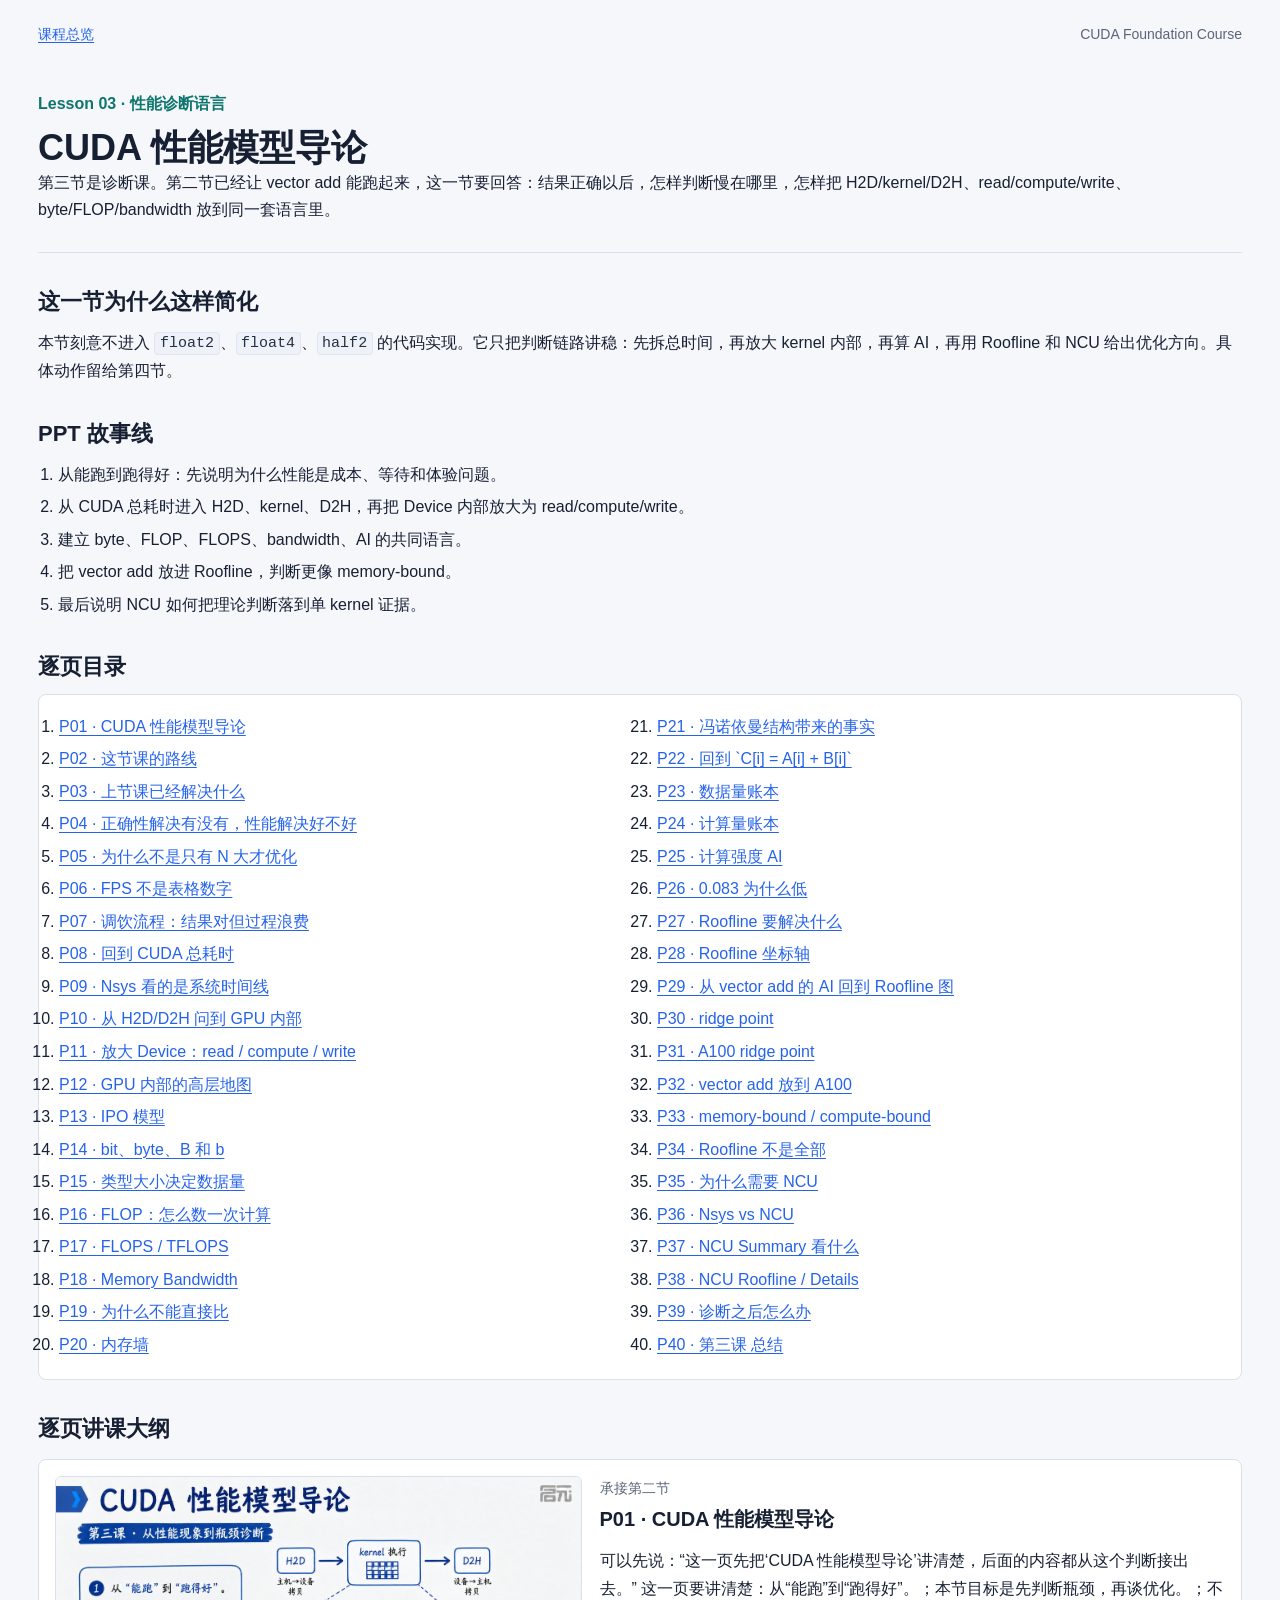
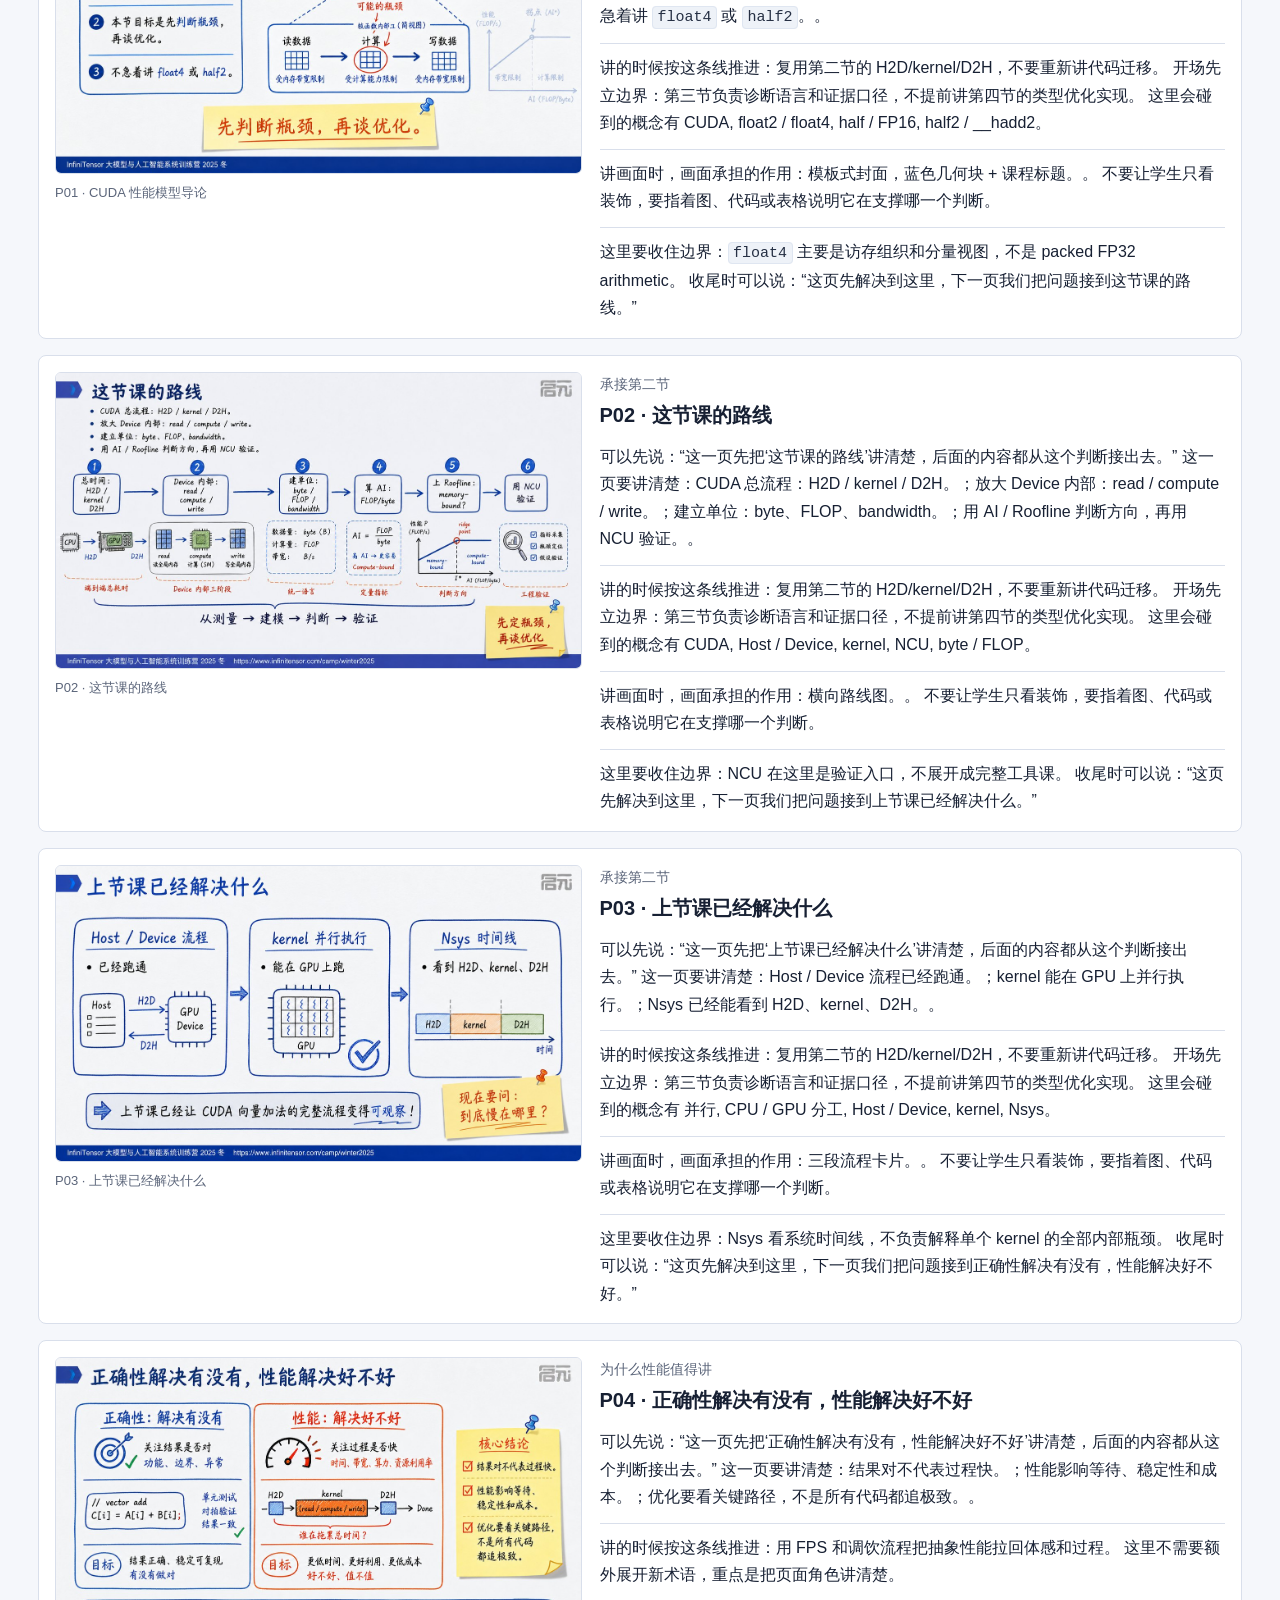
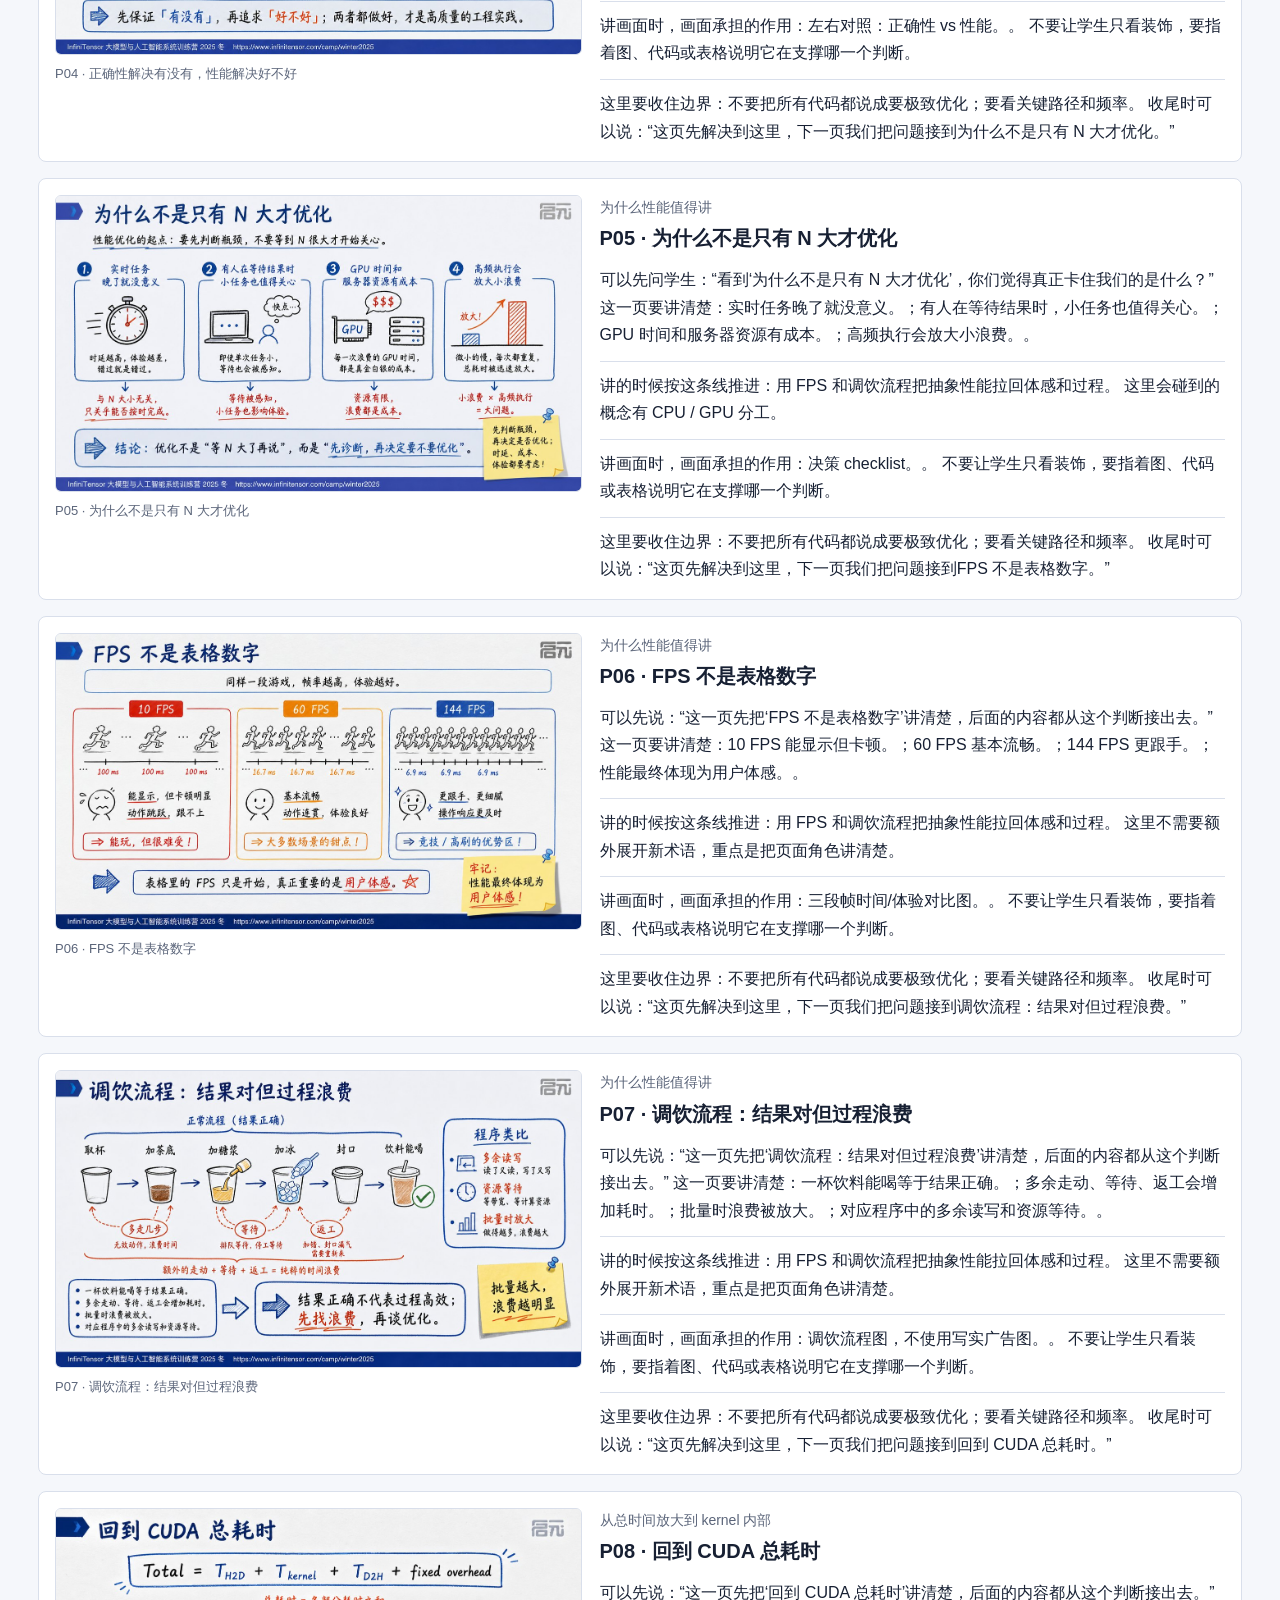
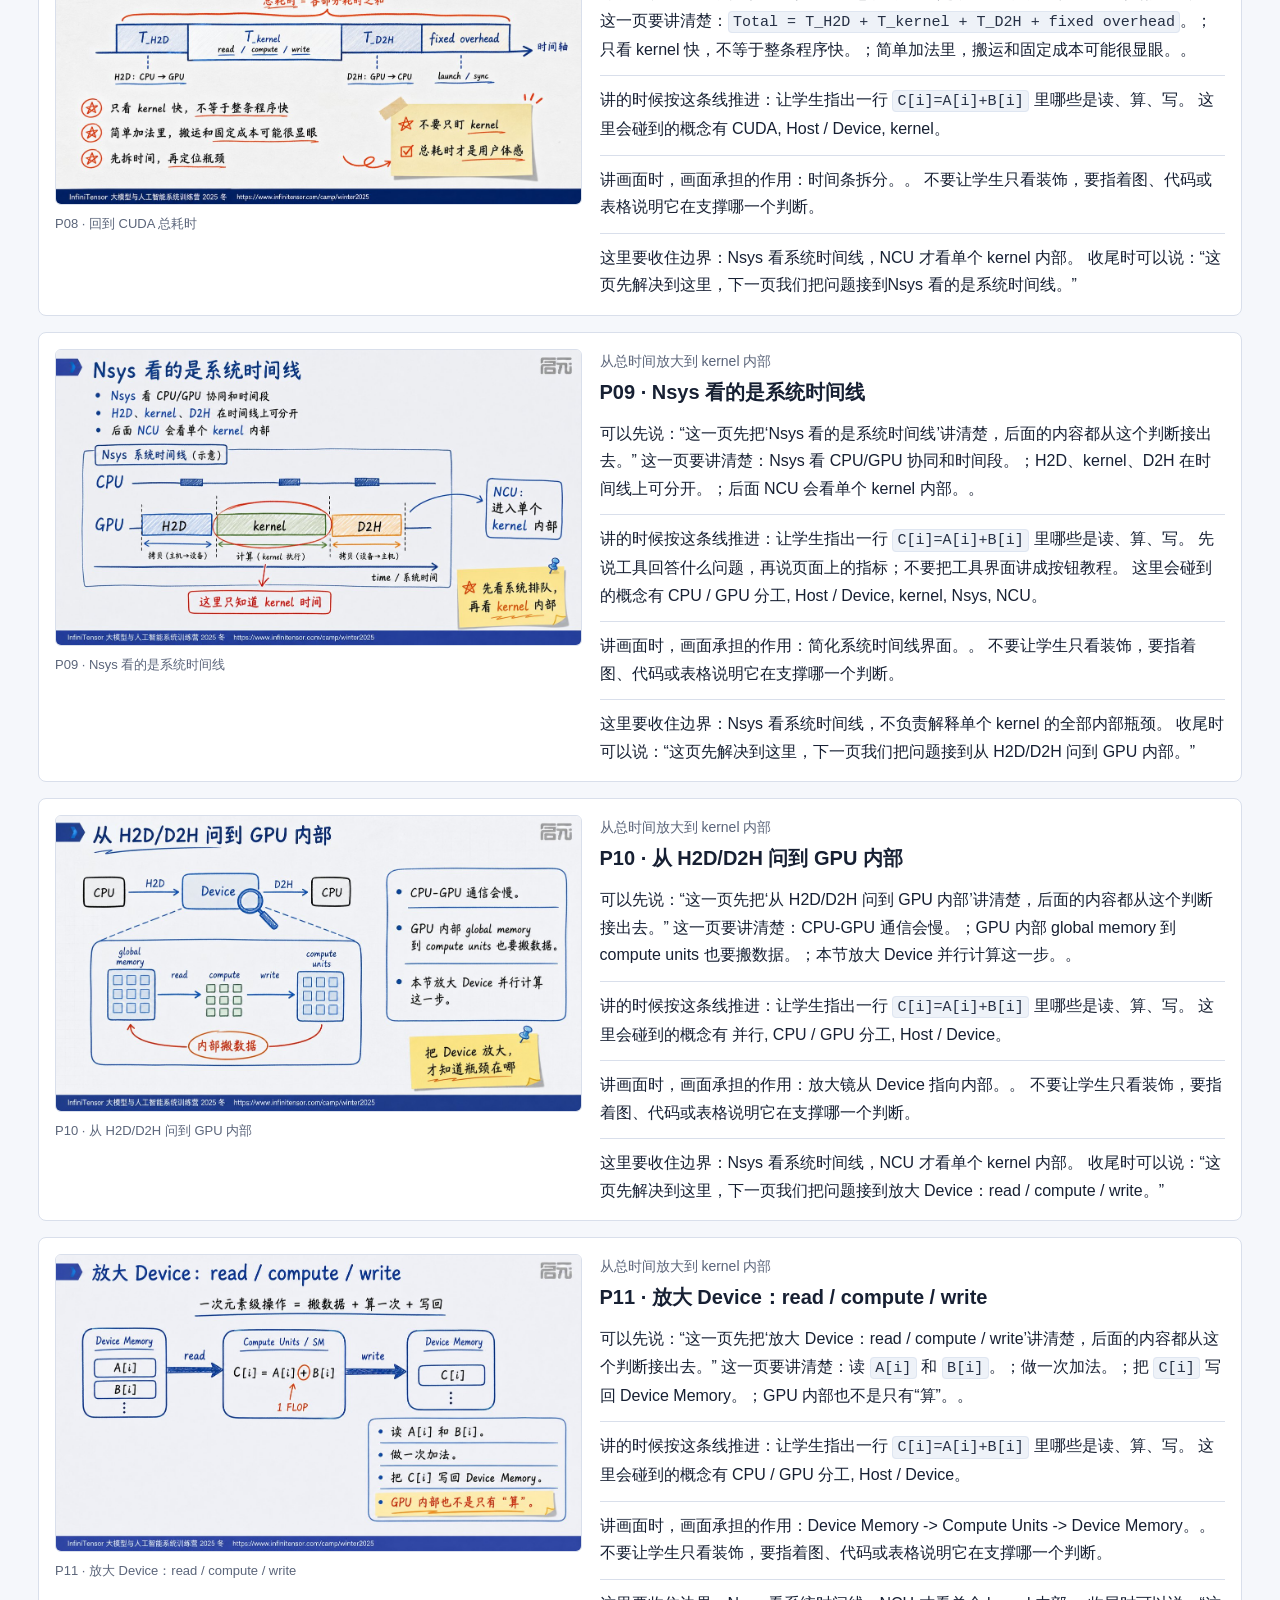
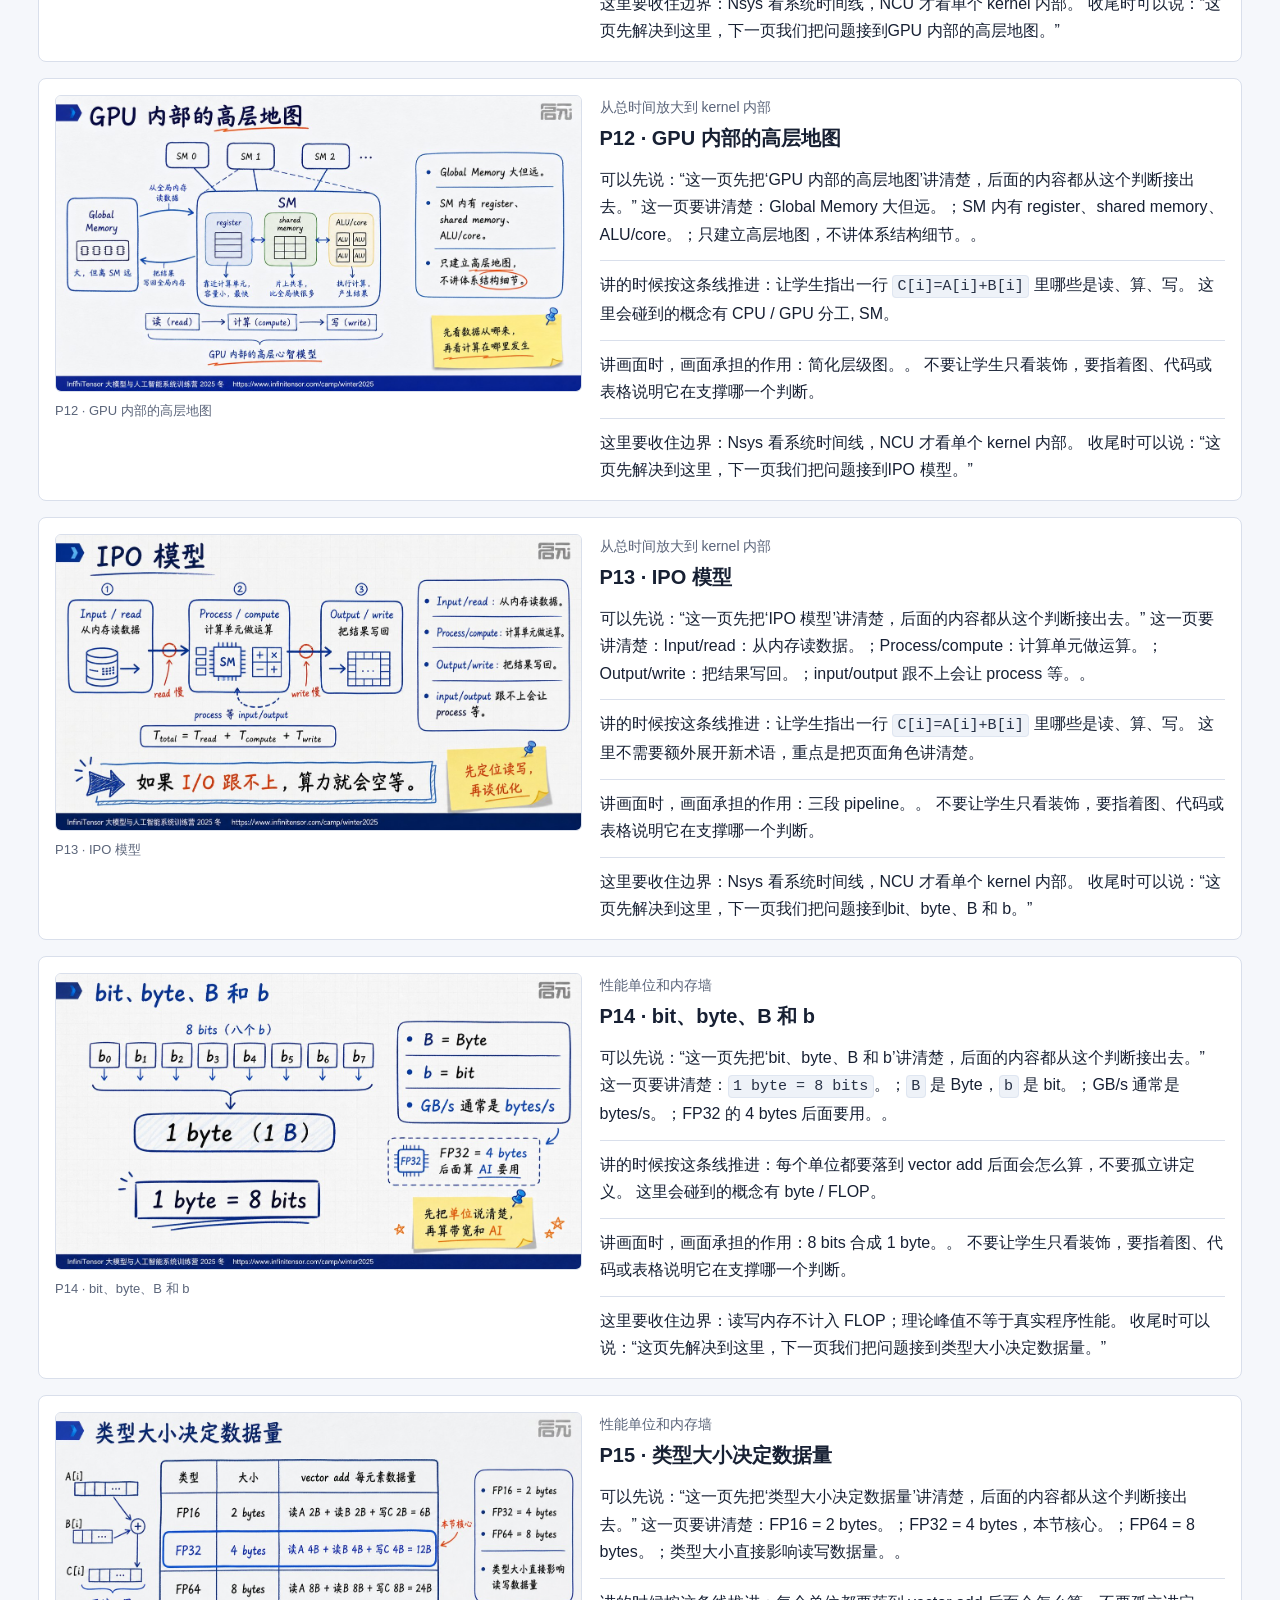
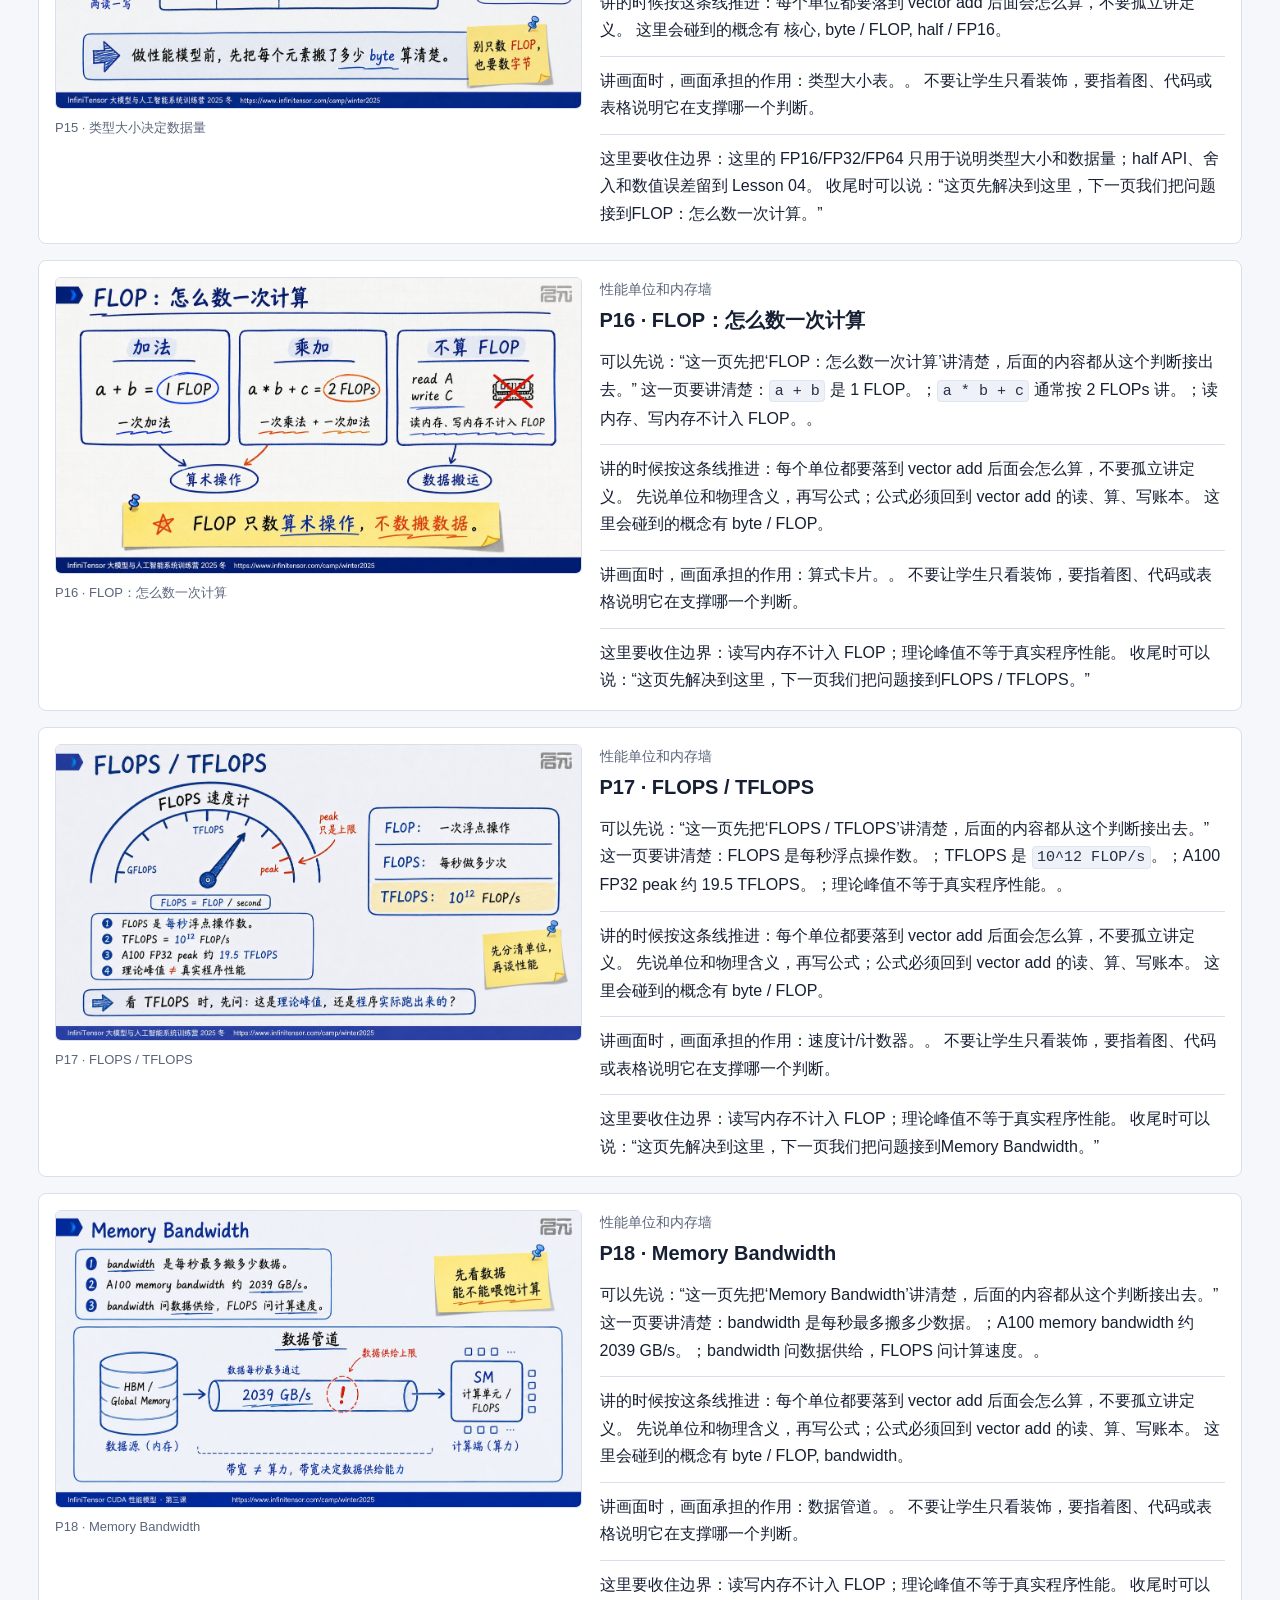
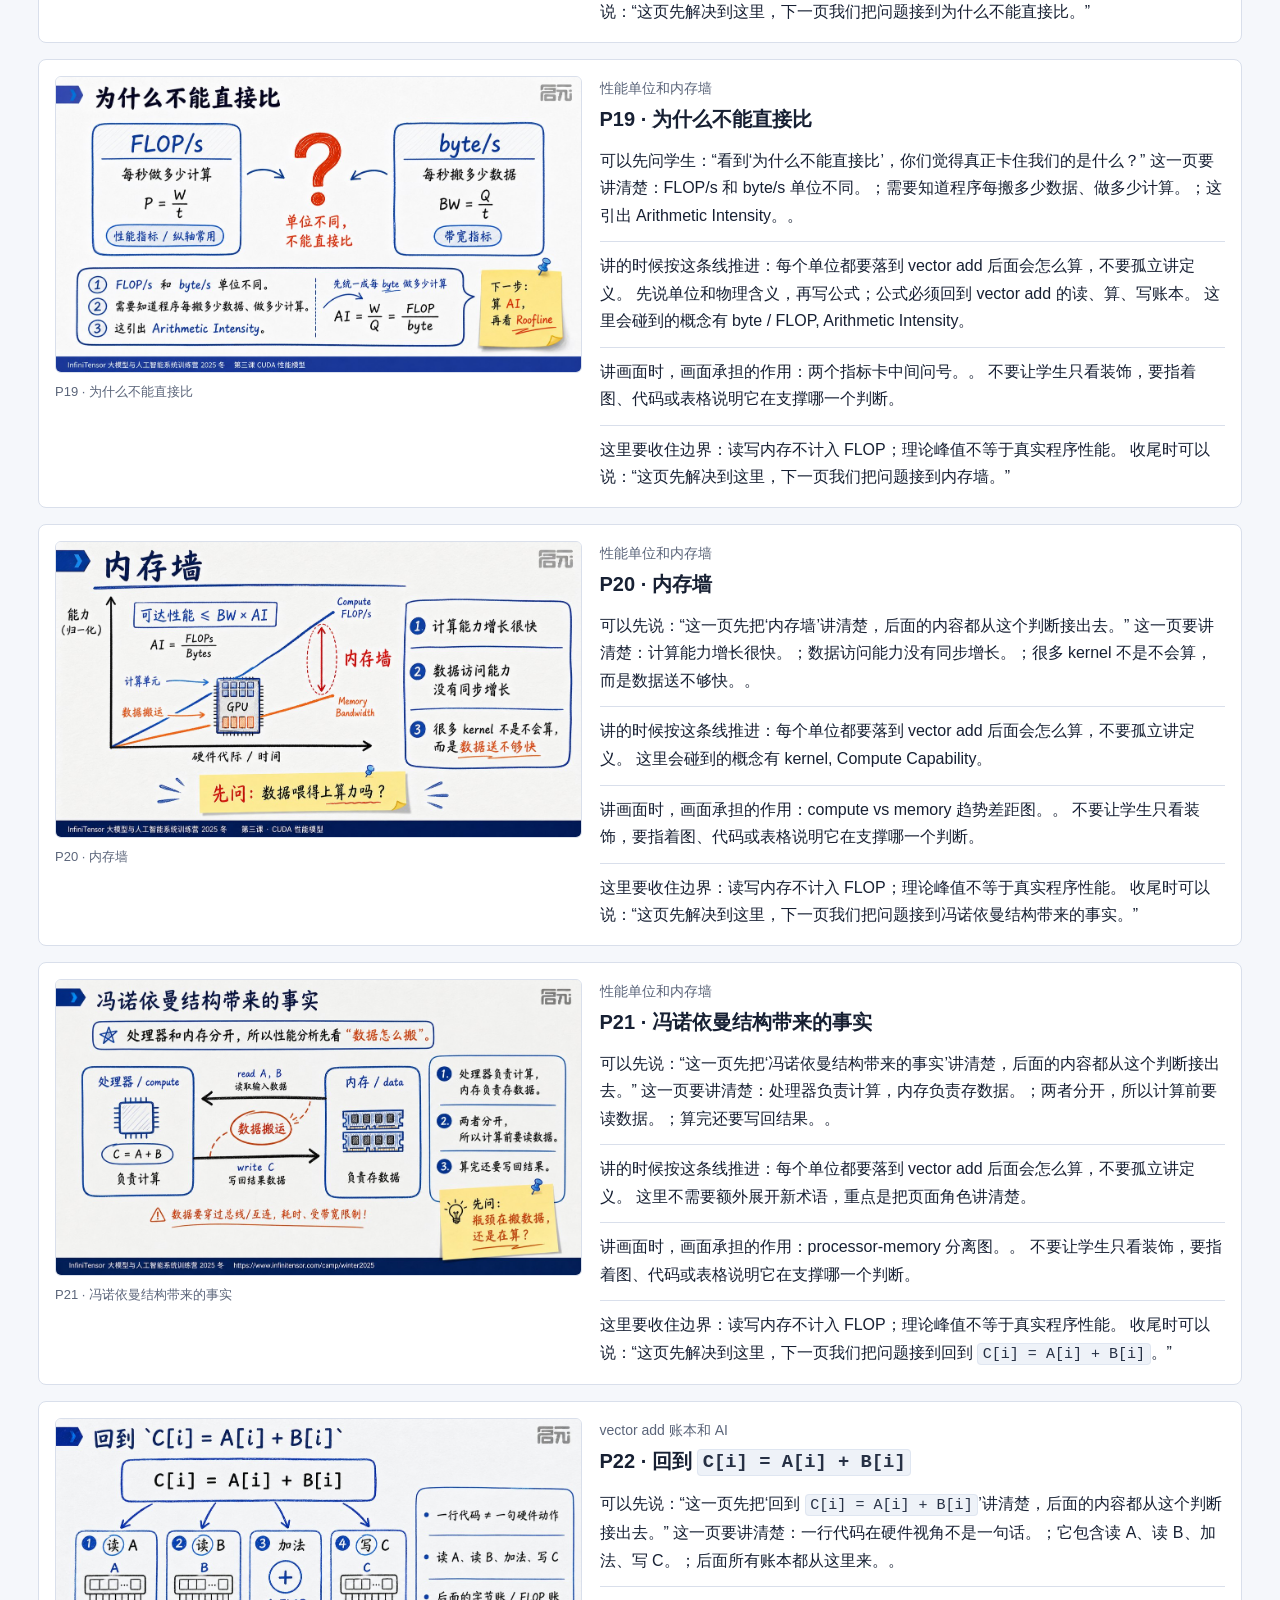
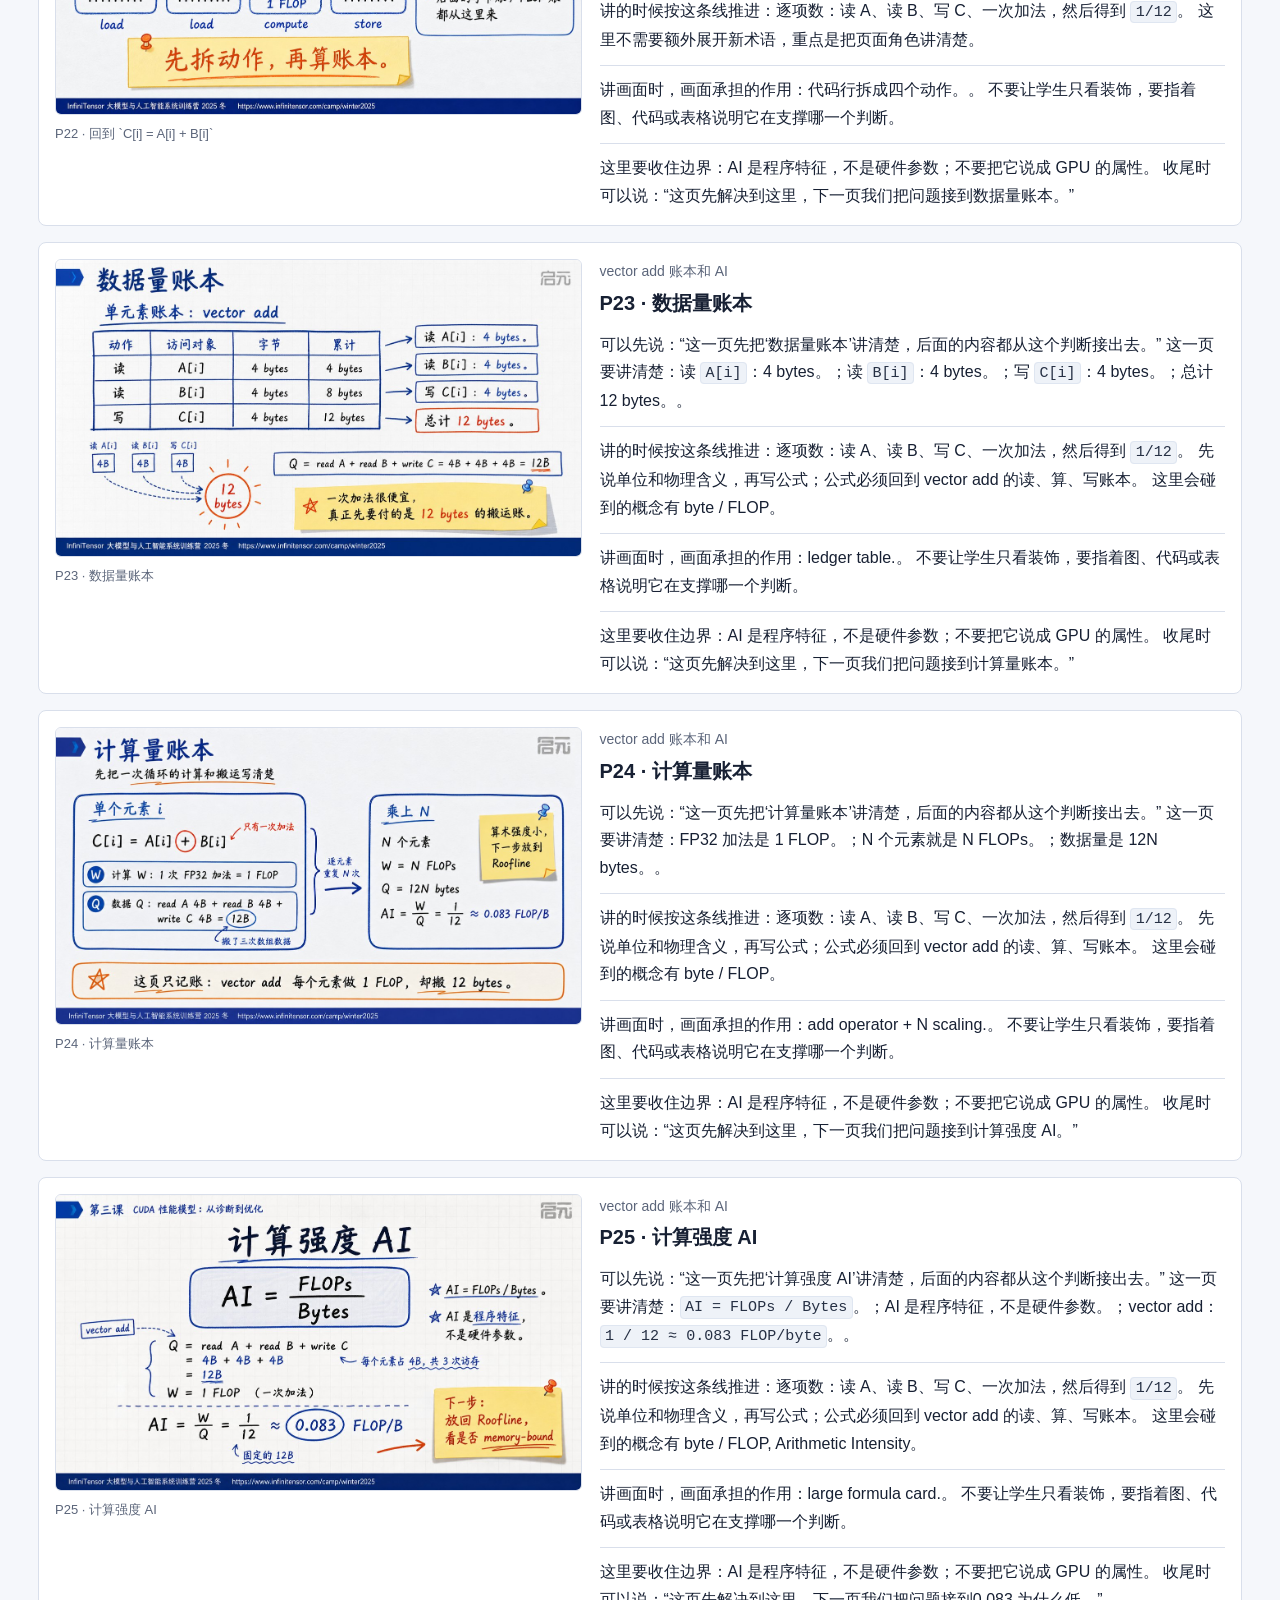
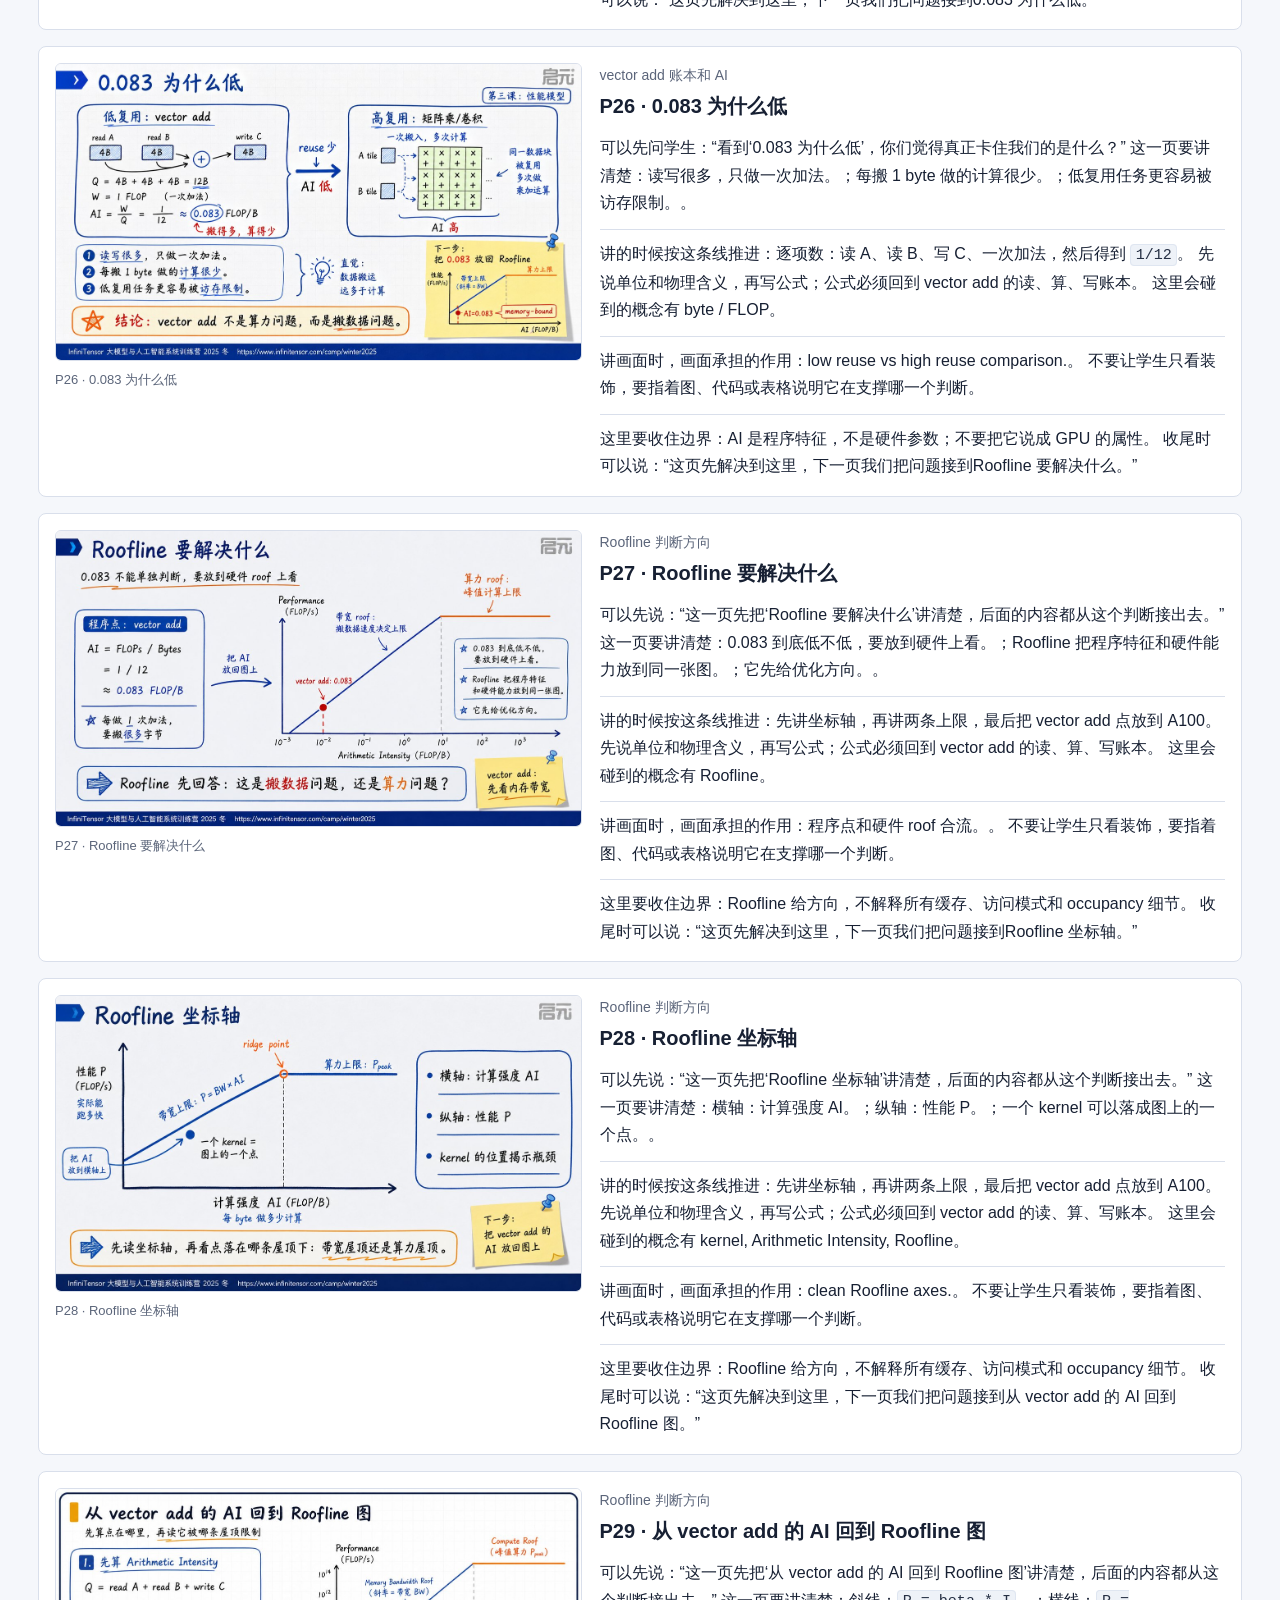
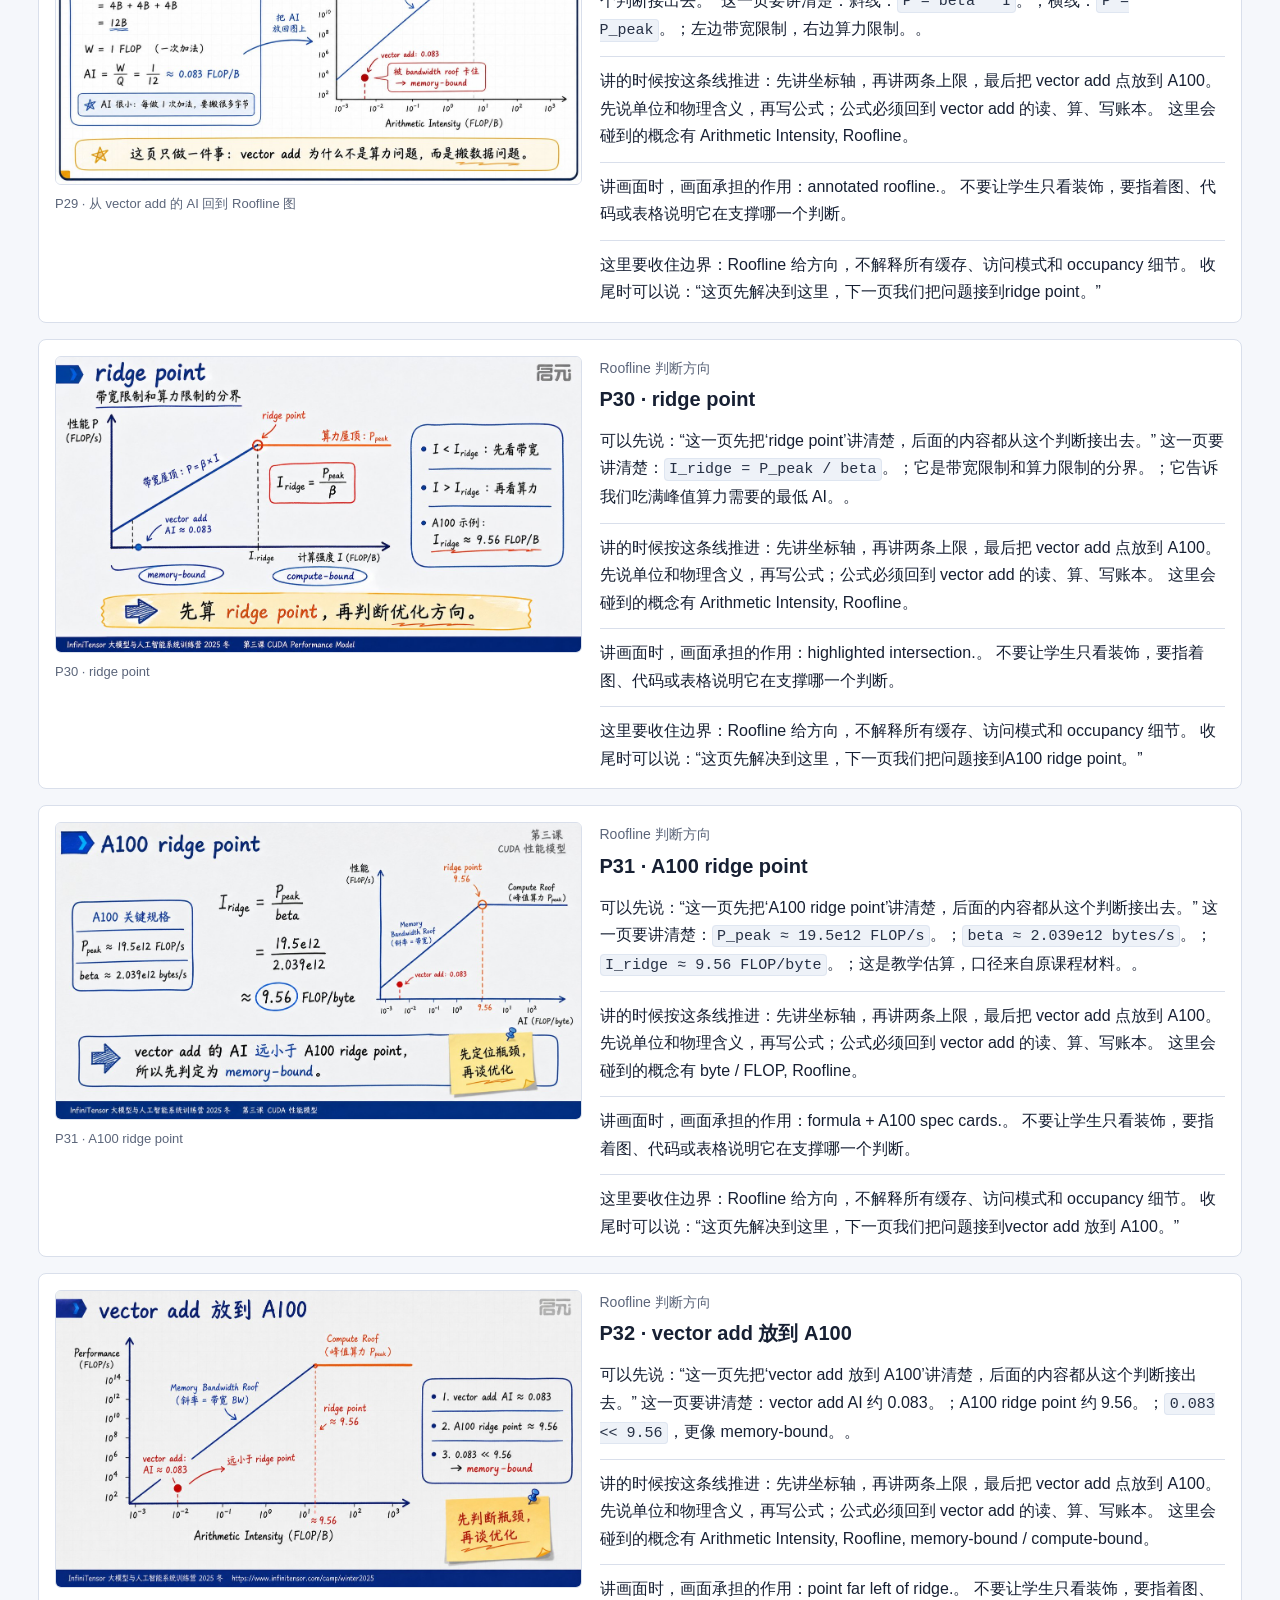
<file: CUDA并行编程/第三节课/outline.html>
<!doctype html>
<html lang="zh-CN">
<head>
<meta charset="utf-8">
<meta name="viewport" content="width=device-width, initial-scale=1">
<title>Lesson 03：CUDA 性能模型导论</title>
<link rel="stylesheet" href="../assets/course.css">
</head>
<body>
<main class="page">
<nav class="topbar"><a href="../index.html">课程总览</a><span>CUDA Foundation Course</span></nav>
<header class="hero">
<p class="eyebrow">Lesson 03 · 性能诊断语言</p>
<h1>CUDA 性能模型导论</h1>
<p>第三节是诊断课。第二节已经让 vector add 能跑起来，这一节要回答：结果正确以后，怎样判断慢在哪里，怎样把 H2D/kernel/D2H、read/compute/write、byte/FLOP/bandwidth 放到同一套语言里。</p>
</header>
<section>
<h2>这一节为什么这样简化</h2>
<p>本节刻意不进入 <code>float2</code>、<code>float4</code>、<code>half2</code> 的代码实现。它只把判断链路讲稳：先拆总时间，再放大 kernel 内部，再算 AI，再用 Roofline 和 NCU 给出优化方向。具体动作留给第四节。</p>
</section>
<section>
<h2>PPT 故事线</h2>
<ol>
<li>从能跑到跑得好：先说明为什么性能是成本、等待和体验问题。</li>
<li>从 CUDA 总耗时进入 H2D、kernel、D2H，再把 Device 内部放大为 read/compute/write。</li>
<li>建立 byte、FLOP、FLOPS、bandwidth、AI 的共同语言。</li>
<li>把 vector add 放进 Roofline，判断更像 memory-bound。</li>
<li>最后说明 NCU 如何把理论判断落到单 kernel 证据。</li>
</ol>
</section>
<section>
<h2>逐页目录</h2>
<ol class="toc">
<li><a href="#slide-01">P01 · CUDA 性能模型导论</a></li>
<li><a href="#slide-02">P02 · 这节课的路线</a></li>
<li><a href="#slide-03">P03 · 上节课已经解决什么</a></li>
<li><a href="#slide-04">P04 · 正确性解决有没有，性能解决好不好</a></li>
<li><a href="#slide-05">P05 · 为什么不是只有 N 大才优化</a></li>
<li><a href="#slide-06">P06 · FPS 不是表格数字</a></li>
<li><a href="#slide-07">P07 · 调饮流程：结果对但过程浪费</a></li>
<li><a href="#slide-08">P08 · 回到 CUDA 总耗时</a></li>
<li><a href="#slide-09">P09 · Nsys 看的是系统时间线</a></li>
<li><a href="#slide-10">P10 · 从 H2D/D2H 问到 GPU 内部</a></li>
<li><a href="#slide-11">P11 · 放大 Device：read / compute / write</a></li>
<li><a href="#slide-12">P12 · GPU 内部的高层地图</a></li>
<li><a href="#slide-13">P13 · IPO 模型</a></li>
<li><a href="#slide-14">P14 · bit、byte、B 和 b</a></li>
<li><a href="#slide-15">P15 · 类型大小决定数据量</a></li>
<li><a href="#slide-16">P16 · FLOP：怎么数一次计算</a></li>
<li><a href="#slide-17">P17 · FLOPS / TFLOPS</a></li>
<li><a href="#slide-18">P18 · Memory Bandwidth</a></li>
<li><a href="#slide-19">P19 · 为什么不能直接比</a></li>
<li><a href="#slide-20">P20 · 内存墙</a></li>
<li><a href="#slide-21">P21 · 冯诺依曼结构带来的事实</a></li>
<li><a href="#slide-22">P22 · 回到 `C[i] = A[i] + B[i]`</a></li>
<li><a href="#slide-23">P23 · 数据量账本</a></li>
<li><a href="#slide-24">P24 · 计算量账本</a></li>
<li><a href="#slide-25">P25 · 计算强度 AI</a></li>
<li><a href="#slide-26">P26 · 0.083 为什么低</a></li>
<li><a href="#slide-27">P27 · Roofline 要解决什么</a></li>
<li><a href="#slide-28">P28 · Roofline 坐标轴</a></li>
<li><a href="#slide-29">P29 · 从 vector add 的 AI 回到 Roofline 图</a></li>
<li><a href="#slide-30">P30 · ridge point</a></li>
<li><a href="#slide-31">P31 · A100 ridge point</a></li>
<li><a href="#slide-32">P32 · vector add 放到 A100</a></li>
<li><a href="#slide-33">P33 · memory-bound / compute-bound</a></li>
<li><a href="#slide-34">P34 · Roofline 不是全部</a></li>
<li><a href="#slide-35">P35 · 为什么需要 NCU</a></li>
<li><a href="#slide-36">P36 · Nsys vs NCU</a></li>
<li><a href="#slide-37">P37 · NCU Summary 看什么</a></li>
<li><a href="#slide-38">P38 · NCU Roofline / Details</a></li>
<li><a href="#slide-39">P39 · 诊断之后怎么办</a></li>
<li><a href="#slide-40">P40 · 第三课 总结</a></li>
</ol>
</section>
<section>
<h2>逐页讲课大纲</h2>
<article class="slide-card" id="slide-01">
<figure class="slide-preview">
<img src="slide-previews/slide_01.jpg" alt="Lesson 03 slide 1 preview">
<figcaption>P01 · CUDA 性能模型导论</figcaption>
</figure>
<div>
<div class="slide-meta">承接第二节</div>
<h3>P01 · CUDA 性能模型导论</h3>
<div class="lecture-prose">
<p>可以先说：“这一页先把‘CUDA 性能模型导论’讲清楚，后面的内容都从这个判断接出去。” 这一页要讲清楚：从“能跑”到“跑得好”。；本节目标是先判断瓶颈，再谈优化。；不急着讲 <code>float4</code> 或 <code>half2</code>。。</p>
<p>讲的时候按这条线推进：复用第二节的 H2D/kernel/D2H，不要重新讲代码迁移。 开场先立边界：第三节负责诊断语言和证据口径，不提前讲第四节的类型优化实现。 这里会碰到的概念有 CUDA, float2 / float4, half / FP16, half2 / __hadd2。</p>
<p>讲画面时，画面承担的作用：模板式封面，蓝色几何块 + 课程标题。。 不要让学生只看装饰，要指着图、代码或表格说明它在支撑哪一个判断。</p>
<p>这里要收住边界：<code>float4</code> 主要是访存组织和分量视图，不是 packed FP32 arithmetic。 收尾时可以说：“这页先解决到这里，下一页我们把问题接到这节课的路线。”</p>
</div>
</div>
</article>
<article class="slide-card" id="slide-02">
<figure class="slide-preview">
<img src="slide-previews/slide_02.jpg" alt="Lesson 03 slide 2 preview">
<figcaption>P02 · 这节课的路线</figcaption>
</figure>
<div>
<div class="slide-meta">承接第二节</div>
<h3>P02 · 这节课的路线</h3>
<div class="lecture-prose">
<p>可以先说：“这一页先把‘这节课的路线’讲清楚，后面的内容都从这个判断接出去。” 这一页要讲清楚：CUDA 总流程：H2D / kernel / D2H。；放大 Device 内部：read / compute / write。；建立单位：byte、FLOP、bandwidth。；用 AI / Roofline 判断方向，再用 NCU 验证。。</p>
<p>讲的时候按这条线推进：复用第二节的 H2D/kernel/D2H，不要重新讲代码迁移。 开场先立边界：第三节负责诊断语言和证据口径，不提前讲第四节的类型优化实现。 这里会碰到的概念有 CUDA, Host / Device, kernel, NCU, byte / FLOP。</p>
<p>讲画面时，画面承担的作用：横向路线图。。 不要让学生只看装饰，要指着图、代码或表格说明它在支撑哪一个判断。</p>
<p>这里要收住边界：NCU 在这里是验证入口，不展开成完整工具课。 收尾时可以说：“这页先解决到这里，下一页我们把问题接到上节课已经解决什么。”</p>
</div>
</div>
</article>
<article class="slide-card" id="slide-03">
<figure class="slide-preview">
<img src="slide-previews/slide_03.jpg" alt="Lesson 03 slide 3 preview">
<figcaption>P03 · 上节课已经解决什么</figcaption>
</figure>
<div>
<div class="slide-meta">承接第二节</div>
<h3>P03 · 上节课已经解决什么</h3>
<div class="lecture-prose">
<p>可以先说：“这一页先把‘上节课已经解决什么’讲清楚，后面的内容都从这个判断接出去。” 这一页要讲清楚：Host / Device 流程已经跑通。；kernel 能在 GPU 上并行执行。；Nsys 已经能看到 H2D、kernel、D2H。。</p>
<p>讲的时候按这条线推进：复用第二节的 H2D/kernel/D2H，不要重新讲代码迁移。 开场先立边界：第三节负责诊断语言和证据口径，不提前讲第四节的类型优化实现。 这里会碰到的概念有 并行, CPU / GPU 分工, Host / Device, kernel, Nsys。</p>
<p>讲画面时，画面承担的作用：三段流程卡片。。 不要让学生只看装饰，要指着图、代码或表格说明它在支撑哪一个判断。</p>
<p>这里要收住边界：Nsys 看系统时间线，不负责解释单个 kernel 的全部内部瓶颈。 收尾时可以说：“这页先解决到这里，下一页我们把问题接到正确性解决有没有，性能解决好不好。”</p>
</div>
</div>
</article>
<article class="slide-card" id="slide-04">
<figure class="slide-preview">
<img src="slide-previews/slide_04.jpg" alt="Lesson 03 slide 4 preview">
<figcaption>P04 · 正确性解决有没有，性能解决好不好</figcaption>
</figure>
<div>
<div class="slide-meta">为什么性能值得讲</div>
<h3>P04 · 正确性解决有没有，性能解决好不好</h3>
<div class="lecture-prose">
<p>可以先说：“这一页先把‘正确性解决有没有，性能解决好不好’讲清楚，后面的内容都从这个判断接出去。” 这一页要讲清楚：结果对不代表过程快。；性能影响等待、稳定性和成本。；优化要看关键路径，不是所有代码都追极致。。</p>
<p>讲的时候按这条线推进：用 FPS 和调饮流程把抽象性能拉回体感和过程。 这里不需要额外展开新术语，重点是把页面角色讲清楚。</p>
<p>讲画面时，画面承担的作用：左右对照：正确性 vs 性能。。 不要让学生只看装饰，要指着图、代码或表格说明它在支撑哪一个判断。</p>
<p>这里要收住边界：不要把所有代码都说成要极致优化；要看关键路径和频率。 收尾时可以说：“这页先解决到这里，下一页我们把问题接到为什么不是只有 N 大才优化。”</p>
</div>
</div>
</article>
<article class="slide-card" id="slide-05">
<figure class="slide-preview">
<img src="slide-previews/slide_05.jpg" alt="Lesson 03 slide 5 preview">
<figcaption>P05 · 为什么不是只有 N 大才优化</figcaption>
</figure>
<div>
<div class="slide-meta">为什么性能值得讲</div>
<h3>P05 · 为什么不是只有 N 大才优化</h3>
<div class="lecture-prose">
<p>可以先问学生：“看到‘为什么不是只有 N 大才优化’，你们觉得真正卡住我们的是什么？” 这一页要讲清楚：实时任务晚了就没意义。；有人在等待结果时，小任务也值得关心。；GPU 时间和服务器资源有成本。；高频执行会放大小浪费。。</p>
<p>讲的时候按这条线推进：用 FPS 和调饮流程把抽象性能拉回体感和过程。 这里会碰到的概念有 CPU / GPU 分工。</p>
<p>讲画面时，画面承担的作用：决策 checklist。。 不要让学生只看装饰，要指着图、代码或表格说明它在支撑哪一个判断。</p>
<p>这里要收住边界：不要把所有代码都说成要极致优化；要看关键路径和频率。 收尾时可以说：“这页先解决到这里，下一页我们把问题接到FPS 不是表格数字。”</p>
</div>
</div>
</article>
<article class="slide-card" id="slide-06">
<figure class="slide-preview">
<img src="slide-previews/slide_06.jpg" alt="Lesson 03 slide 6 preview">
<figcaption>P06 · FPS 不是表格数字</figcaption>
</figure>
<div>
<div class="slide-meta">为什么性能值得讲</div>
<h3>P06 · FPS 不是表格数字</h3>
<div class="lecture-prose">
<p>可以先说：“这一页先把‘FPS 不是表格数字’讲清楚，后面的内容都从这个判断接出去。” 这一页要讲清楚：10 FPS 能显示但卡顿。；60 FPS 基本流畅。；144 FPS 更跟手。；性能最终体现为用户体感。。</p>
<p>讲的时候按这条线推进：用 FPS 和调饮流程把抽象性能拉回体感和过程。 这里不需要额外展开新术语，重点是把页面角色讲清楚。</p>
<p>讲画面时，画面承担的作用：三段帧时间/体验对比图。。 不要让学生只看装饰，要指着图、代码或表格说明它在支撑哪一个判断。</p>
<p>这里要收住边界：不要把所有代码都说成要极致优化；要看关键路径和频率。 收尾时可以说：“这页先解决到这里，下一页我们把问题接到调饮流程：结果对但过程浪费。”</p>
</div>
</div>
</article>
<article class="slide-card" id="slide-07">
<figure class="slide-preview">
<img src="slide-previews/slide_07.jpg" alt="Lesson 03 slide 7 preview">
<figcaption>P07 · 调饮流程：结果对但过程浪费</figcaption>
</figure>
<div>
<div class="slide-meta">为什么性能值得讲</div>
<h3>P07 · 调饮流程：结果对但过程浪费</h3>
<div class="lecture-prose">
<p>可以先说：“这一页先把‘调饮流程：结果对但过程浪费’讲清楚，后面的内容都从这个判断接出去。” 这一页要讲清楚：一杯饮料能喝等于结果正确。；多余走动、等待、返工会增加耗时。；批量时浪费被放大。；对应程序中的多余读写和资源等待。。</p>
<p>讲的时候按这条线推进：用 FPS 和调饮流程把抽象性能拉回体感和过程。 这里不需要额外展开新术语，重点是把页面角色讲清楚。</p>
<p>讲画面时，画面承担的作用：调饮流程图，不使用写实广告图。。 不要让学生只看装饰，要指着图、代码或表格说明它在支撑哪一个判断。</p>
<p>这里要收住边界：不要把所有代码都说成要极致优化；要看关键路径和频率。 收尾时可以说：“这页先解决到这里，下一页我们把问题接到回到 CUDA 总耗时。”</p>
</div>
</div>
</article>
<article class="slide-card" id="slide-08">
<figure class="slide-preview">
<img src="slide-previews/slide_08.jpg" alt="Lesson 03 slide 8 preview">
<figcaption>P08 · 回到 CUDA 总耗时</figcaption>
</figure>
<div>
<div class="slide-meta">从总时间放大到 kernel 内部</div>
<h3>P08 · 回到 CUDA 总耗时</h3>
<div class="lecture-prose">
<p>可以先说：“这一页先把‘回到 CUDA 总耗时’讲清楚，后面的内容都从这个判断接出去。” 这一页要讲清楚：<code>Total = T_H2D + T_kernel + T_D2H + fixed overhead</code>。；只看 kernel 快，不等于整条程序快。；简单加法里，搬运和固定成本可能很显眼。。</p>
<p>讲的时候按这条线推进：让学生指出一行 <code>C[i]=A[i]+B[i]</code> 里哪些是读、算、写。 这里会碰到的概念有 CUDA, Host / Device, kernel。</p>
<p>讲画面时，画面承担的作用：时间条拆分。。 不要让学生只看装饰，要指着图、代码或表格说明它在支撑哪一个判断。</p>
<p>这里要收住边界：Nsys 看系统时间线，NCU 才看单个 kernel 内部。 收尾时可以说：“这页先解决到这里，下一页我们把问题接到Nsys 看的是系统时间线。”</p>
</div>
</div>
</article>
<article class="slide-card" id="slide-09">
<figure class="slide-preview">
<img src="slide-previews/slide_09.jpg" alt="Lesson 03 slide 9 preview">
<figcaption>P09 · Nsys 看的是系统时间线</figcaption>
</figure>
<div>
<div class="slide-meta">从总时间放大到 kernel 内部</div>
<h3>P09 · Nsys 看的是系统时间线</h3>
<div class="lecture-prose">
<p>可以先说：“这一页先把‘Nsys 看的是系统时间线’讲清楚，后面的内容都从这个判断接出去。” 这一页要讲清楚：Nsys 看 CPU/GPU 协同和时间段。；H2D、kernel、D2H 在时间线上可分开。；后面 NCU 会看单个 kernel 内部。。</p>
<p>讲的时候按这条线推进：让学生指出一行 <code>C[i]=A[i]+B[i]</code> 里哪些是读、算、写。 先说工具回答什么问题，再说页面上的指标；不要把工具界面讲成按钮教程。 这里会碰到的概念有 CPU / GPU 分工, Host / Device, kernel, Nsys, NCU。</p>
<p>讲画面时，画面承担的作用：简化系统时间线界面。。 不要让学生只看装饰，要指着图、代码或表格说明它在支撑哪一个判断。</p>
<p>这里要收住边界：Nsys 看系统时间线，不负责解释单个 kernel 的全部内部瓶颈。 收尾时可以说：“这页先解决到这里，下一页我们把问题接到从 H2D/D2H 问到 GPU 内部。”</p>
</div>
</div>
</article>
<article class="slide-card" id="slide-10">
<figure class="slide-preview">
<img src="slide-previews/slide_10.jpg" alt="Lesson 03 slide 10 preview">
<figcaption>P10 · 从 H2D/D2H 问到 GPU 内部</figcaption>
</figure>
<div>
<div class="slide-meta">从总时间放大到 kernel 内部</div>
<h3>P10 · 从 H2D/D2H 问到 GPU 内部</h3>
<div class="lecture-prose">
<p>可以先说：“这一页先把‘从 H2D/D2H 问到 GPU 内部’讲清楚，后面的内容都从这个判断接出去。” 这一页要讲清楚：CPU-GPU 通信会慢。；GPU 内部 global memory 到 compute units 也要搬数据。；本节放大 Device 并行计算这一步。。</p>
<p>讲的时候按这条线推进：让学生指出一行 <code>C[i]=A[i]+B[i]</code> 里哪些是读、算、写。 这里会碰到的概念有 并行, CPU / GPU 分工, Host / Device。</p>
<p>讲画面时，画面承担的作用：放大镜从 Device 指向内部。。 不要让学生只看装饰，要指着图、代码或表格说明它在支撑哪一个判断。</p>
<p>这里要收住边界：Nsys 看系统时间线，NCU 才看单个 kernel 内部。 收尾时可以说：“这页先解决到这里，下一页我们把问题接到放大 Device：read / compute / write。”</p>
</div>
</div>
</article>
<article class="slide-card" id="slide-11">
<figure class="slide-preview">
<img src="slide-previews/slide_11.jpg" alt="Lesson 03 slide 11 preview">
<figcaption>P11 · 放大 Device：read / compute / write</figcaption>
</figure>
<div>
<div class="slide-meta">从总时间放大到 kernel 内部</div>
<h3>P11 · 放大 Device：read / compute / write</h3>
<div class="lecture-prose">
<p>可以先说：“这一页先把‘放大 Device：read / compute / write’讲清楚，后面的内容都从这个判断接出去。” 这一页要讲清楚：读 <code>A[i]</code> 和 <code>B[i]</code>。；做一次加法。；把 <code>C[i]</code> 写回 Device Memory。；GPU 内部也不是只有“算”。。</p>
<p>讲的时候按这条线推进：让学生指出一行 <code>C[i]=A[i]+B[i]</code> 里哪些是读、算、写。 这里会碰到的概念有 CPU / GPU 分工, Host / Device。</p>
<p>讲画面时，画面承担的作用：Device Memory -&gt; Compute Units -&gt; Device Memory。。 不要让学生只看装饰，要指着图、代码或表格说明它在支撑哪一个判断。</p>
<p>这里要收住边界：Nsys 看系统时间线，NCU 才看单个 kernel 内部。 收尾时可以说：“这页先解决到这里，下一页我们把问题接到GPU 内部的高层地图。”</p>
</div>
</div>
</article>
<article class="slide-card" id="slide-12">
<figure class="slide-preview">
<img src="slide-previews/slide_12.jpg" alt="Lesson 03 slide 12 preview">
<figcaption>P12 · GPU 内部的高层地图</figcaption>
</figure>
<div>
<div class="slide-meta">从总时间放大到 kernel 内部</div>
<h3>P12 · GPU 内部的高层地图</h3>
<div class="lecture-prose">
<p>可以先说：“这一页先把‘GPU 内部的高层地图’讲清楚，后面的内容都从这个判断接出去。” 这一页要讲清楚：Global Memory 大但远。；SM 内有 register、shared memory、ALU/core。；只建立高层地图，不讲体系结构细节。。</p>
<p>讲的时候按这条线推进：让学生指出一行 <code>C[i]=A[i]+B[i]</code> 里哪些是读、算、写。 这里会碰到的概念有 CPU / GPU 分工, SM。</p>
<p>讲画面时，画面承担的作用：简化层级图。。 不要让学生只看装饰，要指着图、代码或表格说明它在支撑哪一个判断。</p>
<p>这里要收住边界：Nsys 看系统时间线，NCU 才看单个 kernel 内部。 收尾时可以说：“这页先解决到这里，下一页我们把问题接到IPO 模型。”</p>
</div>
</div>
</article>
<article class="slide-card" id="slide-13">
<figure class="slide-preview">
<img src="slide-previews/slide_13.jpg" alt="Lesson 03 slide 13 preview">
<figcaption>P13 · IPO 模型</figcaption>
</figure>
<div>
<div class="slide-meta">从总时间放大到 kernel 内部</div>
<h3>P13 · IPO 模型</h3>
<div class="lecture-prose">
<p>可以先说：“这一页先把‘IPO 模型’讲清楚，后面的内容都从这个判断接出去。” 这一页要讲清楚：Input/read：从内存读数据。；Process/compute：计算单元做运算。；Output/write：把结果写回。；input/output 跟不上会让 process 等。。</p>
<p>讲的时候按这条线推进：让学生指出一行 <code>C[i]=A[i]+B[i]</code> 里哪些是读、算、写。 这里不需要额外展开新术语，重点是把页面角色讲清楚。</p>
<p>讲画面时，画面承担的作用：三段 pipeline。。 不要让学生只看装饰，要指着图、代码或表格说明它在支撑哪一个判断。</p>
<p>这里要收住边界：Nsys 看系统时间线，NCU 才看单个 kernel 内部。 收尾时可以说：“这页先解决到这里，下一页我们把问题接到bit、byte、B 和 b。”</p>
</div>
</div>
</article>
<article class="slide-card" id="slide-14">
<figure class="slide-preview">
<img src="slide-previews/slide_14.jpg" alt="Lesson 03 slide 14 preview">
<figcaption>P14 · bit、byte、B 和 b</figcaption>
</figure>
<div>
<div class="slide-meta">性能单位和内存墙</div>
<h3>P14 · bit、byte、B 和 b</h3>
<div class="lecture-prose">
<p>可以先说：“这一页先把‘bit、byte、B 和 b’讲清楚，后面的内容都从这个判断接出去。” 这一页要讲清楚：<code>1 byte = 8 bits</code>。；<code>B</code> 是 Byte，<code>b</code> 是 bit。；GB/s 通常是 bytes/s。；FP32 的 4 bytes 后面要用。。</p>
<p>讲的时候按这条线推进：每个单位都要落到 vector add 后面会怎么算，不要孤立讲定义。 这里会碰到的概念有 byte / FLOP。</p>
<p>讲画面时，画面承担的作用：8 bits 合成 1 byte。。 不要让学生只看装饰，要指着图、代码或表格说明它在支撑哪一个判断。</p>
<p>这里要收住边界：读写内存不计入 FLOP；理论峰值不等于真实程序性能。 收尾时可以说：“这页先解决到这里，下一页我们把问题接到类型大小决定数据量。”</p>
</div>
</div>
</article>
<article class="slide-card" id="slide-15">
<figure class="slide-preview">
<img src="slide-previews/slide_15.jpg" alt="Lesson 03 slide 15 preview">
<figcaption>P15 · 类型大小决定数据量</figcaption>
</figure>
<div>
<div class="slide-meta">性能单位和内存墙</div>
<h3>P15 · 类型大小决定数据量</h3>
<div class="lecture-prose">
<p>可以先说：“这一页先把‘类型大小决定数据量’讲清楚，后面的内容都从这个判断接出去。” 这一页要讲清楚：FP16 = 2 bytes。；FP32 = 4 bytes，本节核心。；FP64 = 8 bytes。；类型大小直接影响读写数据量。。</p>
<p>讲的时候按这条线推进：每个单位都要落到 vector add 后面会怎么算，不要孤立讲定义。 这里会碰到的概念有 核心, byte / FLOP, half / FP16。</p>
<p>讲画面时，画面承担的作用：类型大小表。。 不要让学生只看装饰，要指着图、代码或表格说明它在支撑哪一个判断。</p>
<p>这里要收住边界：这里的 FP16/FP32/FP64 只用于说明类型大小和数据量；half API、舍入和数值误差留到 Lesson 04。 收尾时可以说：“这页先解决到这里，下一页我们把问题接到FLOP：怎么数一次计算。”</p>
</div>
</div>
</article>
<article class="slide-card" id="slide-16">
<figure class="slide-preview">
<img src="slide-previews/slide_16.jpg" alt="Lesson 03 slide 16 preview">
<figcaption>P16 · FLOP：怎么数一次计算</figcaption>
</figure>
<div>
<div class="slide-meta">性能单位和内存墙</div>
<h3>P16 · FLOP：怎么数一次计算</h3>
<div class="lecture-prose">
<p>可以先说：“这一页先把‘FLOP：怎么数一次计算’讲清楚，后面的内容都从这个判断接出去。” 这一页要讲清楚：<code>a + b</code> 是 1 FLOP。；<code>a * b + c</code> 通常按 2 FLOPs 讲。；读内存、写内存不计入 FLOP。。</p>
<p>讲的时候按这条线推进：每个单位都要落到 vector add 后面会怎么算，不要孤立讲定义。 先说单位和物理含义，再写公式；公式必须回到 vector add 的读、算、写账本。 这里会碰到的概念有 byte / FLOP。</p>
<p>讲画面时，画面承担的作用：算式卡片。。 不要让学生只看装饰，要指着图、代码或表格说明它在支撑哪一个判断。</p>
<p>这里要收住边界：读写内存不计入 FLOP；理论峰值不等于真实程序性能。 收尾时可以说：“这页先解决到这里，下一页我们把问题接到FLOPS / TFLOPS。”</p>
</div>
</div>
</article>
<article class="slide-card" id="slide-17">
<figure class="slide-preview">
<img src="slide-previews/slide_17.jpg" alt="Lesson 03 slide 17 preview">
<figcaption>P17 · FLOPS / TFLOPS</figcaption>
</figure>
<div>
<div class="slide-meta">性能单位和内存墙</div>
<h3>P17 · FLOPS / TFLOPS</h3>
<div class="lecture-prose">
<p>可以先说：“这一页先把‘FLOPS / TFLOPS’讲清楚，后面的内容都从这个判断接出去。” 这一页要讲清楚：FLOPS 是每秒浮点操作数。；TFLOPS 是 <code>10^12 FLOP/s</code>。；A100 FP32 peak 约 19.5 TFLOPS。；理论峰值不等于真实程序性能。。</p>
<p>讲的时候按这条线推进：每个单位都要落到 vector add 后面会怎么算，不要孤立讲定义。 先说单位和物理含义，再写公式；公式必须回到 vector add 的读、算、写账本。 这里会碰到的概念有 byte / FLOP。</p>
<p>讲画面时，画面承担的作用：速度计/计数器。。 不要让学生只看装饰，要指着图、代码或表格说明它在支撑哪一个判断。</p>
<p>这里要收住边界：读写内存不计入 FLOP；理论峰值不等于真实程序性能。 收尾时可以说：“这页先解决到这里，下一页我们把问题接到Memory Bandwidth。”</p>
</div>
</div>
</article>
<article class="slide-card" id="slide-18">
<figure class="slide-preview">
<img src="slide-previews/slide_18.jpg" alt="Lesson 03 slide 18 preview">
<figcaption>P18 · Memory Bandwidth</figcaption>
</figure>
<div>
<div class="slide-meta">性能单位和内存墙</div>
<h3>P18 · Memory Bandwidth</h3>
<div class="lecture-prose">
<p>可以先说：“这一页先把‘Memory Bandwidth’讲清楚，后面的内容都从这个判断接出去。” 这一页要讲清楚：bandwidth 是每秒最多搬多少数据。；A100 memory bandwidth 约 2039 GB/s。；bandwidth 问数据供给，FLOPS 问计算速度。。</p>
<p>讲的时候按这条线推进：每个单位都要落到 vector add 后面会怎么算，不要孤立讲定义。 先说单位和物理含义，再写公式；公式必须回到 vector add 的读、算、写账本。 这里会碰到的概念有 byte / FLOP, bandwidth。</p>
<p>讲画面时，画面承担的作用：数据管道。。 不要让学生只看装饰，要指着图、代码或表格说明它在支撑哪一个判断。</p>
<p>这里要收住边界：读写内存不计入 FLOP；理论峰值不等于真实程序性能。 收尾时可以说：“这页先解决到这里，下一页我们把问题接到为什么不能直接比。”</p>
</div>
</div>
</article>
<article class="slide-card" id="slide-19">
<figure class="slide-preview">
<img src="slide-previews/slide_19.jpg" alt="Lesson 03 slide 19 preview">
<figcaption>P19 · 为什么不能直接比</figcaption>
</figure>
<div>
<div class="slide-meta">性能单位和内存墙</div>
<h3>P19 · 为什么不能直接比</h3>
<div class="lecture-prose">
<p>可以先问学生：“看到‘为什么不能直接比’，你们觉得真正卡住我们的是什么？” 这一页要讲清楚：FLOP/s 和 byte/s 单位不同。；需要知道程序每搬多少数据、做多少计算。；这引出 Arithmetic Intensity。。</p>
<p>讲的时候按这条线推进：每个单位都要落到 vector add 后面会怎么算，不要孤立讲定义。 先说单位和物理含义，再写公式；公式必须回到 vector add 的读、算、写账本。 这里会碰到的概念有 byte / FLOP, Arithmetic Intensity。</p>
<p>讲画面时，画面承担的作用：两个指标卡中间问号。。 不要让学生只看装饰，要指着图、代码或表格说明它在支撑哪一个判断。</p>
<p>这里要收住边界：读写内存不计入 FLOP；理论峰值不等于真实程序性能。 收尾时可以说：“这页先解决到这里，下一页我们把问题接到内存墙。”</p>
</div>
</div>
</article>
<article class="slide-card" id="slide-20">
<figure class="slide-preview">
<img src="slide-previews/slide_20.jpg" alt="Lesson 03 slide 20 preview">
<figcaption>P20 · 内存墙</figcaption>
</figure>
<div>
<div class="slide-meta">性能单位和内存墙</div>
<h3>P20 · 内存墙</h3>
<div class="lecture-prose">
<p>可以先说：“这一页先把‘内存墙’讲清楚，后面的内容都从这个判断接出去。” 这一页要讲清楚：计算能力增长很快。；数据访问能力没有同步增长。；很多 kernel 不是不会算，而是数据送不够快。。</p>
<p>讲的时候按这条线推进：每个单位都要落到 vector add 后面会怎么算，不要孤立讲定义。 这里会碰到的概念有 kernel, Compute Capability。</p>
<p>讲画面时，画面承担的作用：compute vs memory 趋势差距图。。 不要让学生只看装饰，要指着图、代码或表格说明它在支撑哪一个判断。</p>
<p>这里要收住边界：读写内存不计入 FLOP；理论峰值不等于真实程序性能。 收尾时可以说：“这页先解决到这里，下一页我们把问题接到冯诺依曼结构带来的事实。”</p>
</div>
</div>
</article>
<article class="slide-card" id="slide-21">
<figure class="slide-preview">
<img src="slide-previews/slide_21.jpg" alt="Lesson 03 slide 21 preview">
<figcaption>P21 · 冯诺依曼结构带来的事实</figcaption>
</figure>
<div>
<div class="slide-meta">性能单位和内存墙</div>
<h3>P21 · 冯诺依曼结构带来的事实</h3>
<div class="lecture-prose">
<p>可以先说：“这一页先把‘冯诺依曼结构带来的事实’讲清楚，后面的内容都从这个判断接出去。” 这一页要讲清楚：处理器负责计算，内存负责存数据。；两者分开，所以计算前要读数据。；算完还要写回结果。。</p>
<p>讲的时候按这条线推进：每个单位都要落到 vector add 后面会怎么算，不要孤立讲定义。 这里不需要额外展开新术语，重点是把页面角色讲清楚。</p>
<p>讲画面时，画面承担的作用：processor-memory 分离图。。 不要让学生只看装饰，要指着图、代码或表格说明它在支撑哪一个判断。</p>
<p>这里要收住边界：读写内存不计入 FLOP；理论峰值不等于真实程序性能。 收尾时可以说：“这页先解决到这里，下一页我们把问题接到回到 <code>C[i] = A[i] + B[i]</code>。”</p>
</div>
</div>
</article>
<article class="slide-card" id="slide-22">
<figure class="slide-preview">
<img src="slide-previews/slide_22.jpg" alt="Lesson 03 slide 22 preview">
<figcaption>P22 · 回到 `C[i] = A[i] + B[i]`</figcaption>
</figure>
<div>
<div class="slide-meta">vector add 账本和 AI</div>
<h3>P22 · 回到 <code>C[i] = A[i] + B[i]</code></h3>
<div class="lecture-prose">
<p>可以先说：“这一页先把‘回到 <code>C[i] = A[i] + B[i]</code>’讲清楚，后面的内容都从这个判断接出去。” 这一页要讲清楚：一行代码在硬件视角不是一句话。；它包含读 A、读 B、加法、写 C。；后面所有账本都从这里来。。</p>
<p>讲的时候按这条线推进：逐项数：读 A、读 B、写 C、一次加法，然后得到 <code>1/12</code>。 这里不需要额外展开新术语，重点是把页面角色讲清楚。</p>
<p>讲画面时，画面承担的作用：代码行拆成四个动作。。 不要让学生只看装饰，要指着图、代码或表格说明它在支撑哪一个判断。</p>
<p>这里要收住边界：AI 是程序特征，不是硬件参数；不要把它说成 GPU 的属性。 收尾时可以说：“这页先解决到这里，下一页我们把问题接到数据量账本。”</p>
</div>
</div>
</article>
<article class="slide-card" id="slide-23">
<figure class="slide-preview">
<img src="slide-previews/slide_23.jpg" alt="Lesson 03 slide 23 preview">
<figcaption>P23 · 数据量账本</figcaption>
</figure>
<div>
<div class="slide-meta">vector add 账本和 AI</div>
<h3>P23 · 数据量账本</h3>
<div class="lecture-prose">
<p>可以先说：“这一页先把‘数据量账本’讲清楚，后面的内容都从这个判断接出去。” 这一页要讲清楚：读 <code>A[i]</code>：4 bytes。；读 <code>B[i]</code>：4 bytes。；写 <code>C[i]</code>：4 bytes。；总计 12 bytes。。</p>
<p>讲的时候按这条线推进：逐项数：读 A、读 B、写 C、一次加法，然后得到 <code>1/12</code>。 先说单位和物理含义，再写公式；公式必须回到 vector add 的读、算、写账本。 这里会碰到的概念有 byte / FLOP。</p>
<p>讲画面时，画面承担的作用：ledger table.。 不要让学生只看装饰，要指着图、代码或表格说明它在支撑哪一个判断。</p>
<p>这里要收住边界：AI 是程序特征，不是硬件参数；不要把它说成 GPU 的属性。 收尾时可以说：“这页先解决到这里，下一页我们把问题接到计算量账本。”</p>
</div>
</div>
</article>
<article class="slide-card" id="slide-24">
<figure class="slide-preview">
<img src="slide-previews/slide_24.jpg" alt="Lesson 03 slide 24 preview">
<figcaption>P24 · 计算量账本</figcaption>
</figure>
<div>
<div class="slide-meta">vector add 账本和 AI</div>
<h3>P24 · 计算量账本</h3>
<div class="lecture-prose">
<p>可以先说：“这一页先把‘计算量账本’讲清楚，后面的内容都从这个判断接出去。” 这一页要讲清楚：FP32 加法是 1 FLOP。；N 个元素就是 N FLOPs。；数据量是 12N bytes。。</p>
<p>讲的时候按这条线推进：逐项数：读 A、读 B、写 C、一次加法，然后得到 <code>1/12</code>。 先说单位和物理含义，再写公式；公式必须回到 vector add 的读、算、写账本。 这里会碰到的概念有 byte / FLOP。</p>
<p>讲画面时，画面承担的作用：add operator + N scaling.。 不要让学生只看装饰，要指着图、代码或表格说明它在支撑哪一个判断。</p>
<p>这里要收住边界：AI 是程序特征，不是硬件参数；不要把它说成 GPU 的属性。 收尾时可以说：“这页先解决到这里，下一页我们把问题接到计算强度 AI。”</p>
</div>
</div>
</article>
<article class="slide-card" id="slide-25">
<figure class="slide-preview">
<img src="slide-previews/slide_25.jpg" alt="Lesson 03 slide 25 preview">
<figcaption>P25 · 计算强度 AI</figcaption>
</figure>
<div>
<div class="slide-meta">vector add 账本和 AI</div>
<h3>P25 · 计算强度 AI</h3>
<div class="lecture-prose">
<p>可以先说：“这一页先把‘计算强度 AI’讲清楚，后面的内容都从这个判断接出去。” 这一页要讲清楚：<code>AI = FLOPs / Bytes</code>。；AI 是程序特征，不是硬件参数。；vector add：<code>1 / 12 ≈ 0.083 FLOP/byte</code>。。</p>
<p>讲的时候按这条线推进：逐项数：读 A、读 B、写 C、一次加法，然后得到 <code>1/12</code>。 先说单位和物理含义，再写公式；公式必须回到 vector add 的读、算、写账本。 这里会碰到的概念有 byte / FLOP, Arithmetic Intensity。</p>
<p>讲画面时，画面承担的作用：large formula card.。 不要让学生只看装饰，要指着图、代码或表格说明它在支撑哪一个判断。</p>
<p>这里要收住边界：AI 是程序特征，不是硬件参数；不要把它说成 GPU 的属性。 收尾时可以说：“这页先解决到这里，下一页我们把问题接到0.083 为什么低。”</p>
</div>
</div>
</article>
<article class="slide-card" id="slide-26">
<figure class="slide-preview">
<img src="slide-previews/slide_26.jpg" alt="Lesson 03 slide 26 preview">
<figcaption>P26 · 0.083 为什么低</figcaption>
</figure>
<div>
<div class="slide-meta">vector add 账本和 AI</div>
<h3>P26 · 0.083 为什么低</h3>
<div class="lecture-prose">
<p>可以先问学生：“看到‘0.083 为什么低’，你们觉得真正卡住我们的是什么？” 这一页要讲清楚：读写很多，只做一次加法。；每搬 1 byte 做的计算很少。；低复用任务更容易被访存限制。。</p>
<p>讲的时候按这条线推进：逐项数：读 A、读 B、写 C、一次加法，然后得到 <code>1/12</code>。 先说单位和物理含义，再写公式；公式必须回到 vector add 的读、算、写账本。 这里会碰到的概念有 byte / FLOP。</p>
<p>讲画面时，画面承担的作用：low reuse vs high reuse comparison.。 不要让学生只看装饰，要指着图、代码或表格说明它在支撑哪一个判断。</p>
<p>这里要收住边界：AI 是程序特征，不是硬件参数；不要把它说成 GPU 的属性。 收尾时可以说：“这页先解决到这里，下一页我们把问题接到Roofline 要解决什么。”</p>
</div>
</div>
</article>
<article class="slide-card" id="slide-27">
<figure class="slide-preview">
<img src="slide-previews/slide_27.jpg" alt="Lesson 03 slide 27 preview">
<figcaption>P27 · Roofline 要解决什么</figcaption>
</figure>
<div>
<div class="slide-meta">Roofline 判断方向</div>
<h3>P27 · Roofline 要解决什么</h3>
<div class="lecture-prose">
<p>可以先说：“这一页先把‘Roofline 要解决什么’讲清楚，后面的内容都从这个判断接出去。” 这一页要讲清楚：0.083 到底低不低，要放到硬件上看。；Roofline 把程序特征和硬件能力放到同一张图。；它先给优化方向。。</p>
<p>讲的时候按这条线推进：先讲坐标轴，再讲两条上限，最后把 vector add 点放到 A100。 先说单位和物理含义，再写公式；公式必须回到 vector add 的读、算、写账本。 这里会碰到的概念有 Roofline。</p>
<p>讲画面时，画面承担的作用：程序点和硬件 roof 合流。。 不要让学生只看装饰，要指着图、代码或表格说明它在支撑哪一个判断。</p>
<p>这里要收住边界：Roofline 给方向，不解释所有缓存、访问模式和 occupancy 细节。 收尾时可以说：“这页先解决到这里，下一页我们把问题接到Roofline 坐标轴。”</p>
</div>
</div>
</article>
<article class="slide-card" id="slide-28">
<figure class="slide-preview">
<img src="slide-previews/slide_28.jpg" alt="Lesson 03 slide 28 preview">
<figcaption>P28 · Roofline 坐标轴</figcaption>
</figure>
<div>
<div class="slide-meta">Roofline 判断方向</div>
<h3>P28 · Roofline 坐标轴</h3>
<div class="lecture-prose">
<p>可以先说：“这一页先把‘Roofline 坐标轴’讲清楚，后面的内容都从这个判断接出去。” 这一页要讲清楚：横轴：计算强度 AI。；纵轴：性能 P。；一个 kernel 可以落成图上的一个点。。</p>
<p>讲的时候按这条线推进：先讲坐标轴，再讲两条上限，最后把 vector add 点放到 A100。 先说单位和物理含义，再写公式；公式必须回到 vector add 的读、算、写账本。 这里会碰到的概念有 kernel, Arithmetic Intensity, Roofline。</p>
<p>讲画面时，画面承担的作用：clean Roofline axes.。 不要让学生只看装饰，要指着图、代码或表格说明它在支撑哪一个判断。</p>
<p>这里要收住边界：Roofline 给方向，不解释所有缓存、访问模式和 occupancy 细节。 收尾时可以说：“这页先解决到这里，下一页我们把问题接到从 vector add 的 AI 回到 Roofline 图。”</p>
</div>
</div>
</article>
<article class="slide-card" id="slide-29">
<figure class="slide-preview">
<img src="slide-previews/slide_29.jpg" alt="Lesson 03 slide 29 preview">
<figcaption>P29 · 从 vector add 的 AI 回到 Roofline 图</figcaption>
</figure>
<div>
<div class="slide-meta">Roofline 判断方向</div>
<h3>P29 · 从 vector add 的 AI 回到 Roofline 图</h3>
<div class="lecture-prose">
<p>可以先说：“这一页先把‘从 vector add 的 AI 回到 Roofline 图’讲清楚，后面的内容都从这个判断接出去。” 这一页要讲清楚：斜线：<code>P = beta * I</code>。；横线：<code>P = P_peak</code>。；左边带宽限制，右边算力限制。。</p>
<p>讲的时候按这条线推进：先讲坐标轴，再讲两条上限，最后把 vector add 点放到 A100。 先说单位和物理含义，再写公式；公式必须回到 vector add 的读、算、写账本。 这里会碰到的概念有 Arithmetic Intensity, Roofline。</p>
<p>讲画面时，画面承担的作用：annotated roofline.。 不要让学生只看装饰，要指着图、代码或表格说明它在支撑哪一个判断。</p>
<p>这里要收住边界：Roofline 给方向，不解释所有缓存、访问模式和 occupancy 细节。 收尾时可以说：“这页先解决到这里，下一页我们把问题接到ridge point。”</p>
</div>
</div>
</article>
<article class="slide-card" id="slide-30">
<figure class="slide-preview">
<img src="slide-previews/slide_30.jpg" alt="Lesson 03 slide 30 preview">
<figcaption>P30 · ridge point</figcaption>
</figure>
<div>
<div class="slide-meta">Roofline 判断方向</div>
<h3>P30 · ridge point</h3>
<div class="lecture-prose">
<p>可以先说：“这一页先把‘ridge point’讲清楚，后面的内容都从这个判断接出去。” 这一页要讲清楚：<code>I_ridge = P_peak / beta</code>。；它是带宽限制和算力限制的分界。；它告诉我们吃满峰值算力需要的最低 AI。。</p>
<p>讲的时候按这条线推进：先讲坐标轴，再讲两条上限，最后把 vector add 点放到 A100。 先说单位和物理含义，再写公式；公式必须回到 vector add 的读、算、写账本。 这里会碰到的概念有 Arithmetic Intensity, Roofline。</p>
<p>讲画面时，画面承担的作用：highlighted intersection.。 不要让学生只看装饰，要指着图、代码或表格说明它在支撑哪一个判断。</p>
<p>这里要收住边界：Roofline 给方向，不解释所有缓存、访问模式和 occupancy 细节。 收尾时可以说：“这页先解决到这里，下一页我们把问题接到A100 ridge point。”</p>
</div>
</div>
</article>
<article class="slide-card" id="slide-31">
<figure class="slide-preview">
<img src="slide-previews/slide_31.jpg" alt="Lesson 03 slide 31 preview">
<figcaption>P31 · A100 ridge point</figcaption>
</figure>
<div>
<div class="slide-meta">Roofline 判断方向</div>
<h3>P31 · A100 ridge point</h3>
<div class="lecture-prose">
<p>可以先说：“这一页先把‘A100 ridge point’讲清楚，后面的内容都从这个判断接出去。” 这一页要讲清楚：<code>P_peak ≈ 19.5e12 FLOP/s</code>。；<code>beta ≈ 2.039e12 bytes/s</code>。；<code>I_ridge ≈ 9.56 FLOP/byte</code>。；这是教学估算，口径来自原课程材料。。</p>
<p>讲的时候按这条线推进：先讲坐标轴，再讲两条上限，最后把 vector add 点放到 A100。 先说单位和物理含义，再写公式；公式必须回到 vector add 的读、算、写账本。 这里会碰到的概念有 byte / FLOP, Roofline。</p>
<p>讲画面时，画面承担的作用：formula + A100 spec cards.。 不要让学生只看装饰，要指着图、代码或表格说明它在支撑哪一个判断。</p>
<p>这里要收住边界：Roofline 给方向，不解释所有缓存、访问模式和 occupancy 细节。 收尾时可以说：“这页先解决到这里，下一页我们把问题接到vector add 放到 A100。”</p>
</div>
</div>
</article>
<article class="slide-card" id="slide-32">
<figure class="slide-preview">
<img src="slide-previews/slide_32.jpg" alt="Lesson 03 slide 32 preview">
<figcaption>P32 · vector add 放到 A100</figcaption>
</figure>
<div>
<div class="slide-meta">Roofline 判断方向</div>
<h3>P32 · vector add 放到 A100</h3>
<div class="lecture-prose">
<p>可以先说：“这一页先把‘vector add 放到 A100’讲清楚，后面的内容都从这个判断接出去。” 这一页要讲清楚：vector add AI 约 0.083。；A100 ridge point 约 9.56。；<code>0.083 &lt;&lt; 9.56</code>，更像 memory-bound。。</p>
<p>讲的时候按这条线推进：先讲坐标轴，再讲两条上限，最后把 vector add 点放到 A100。 先说单位和物理含义，再写公式；公式必须回到 vector add 的读、算、写账本。 这里会碰到的概念有 Arithmetic Intensity, Roofline, memory-bound / compute-bound。</p>
<p>讲画面时，画面承担的作用：point far left of ridge.。 不要让学生只看装饰，要指着图、代码或表格说明它在支撑哪一个判断。</p>
<p>这里要收住边界：Roofline 给方向，不解释所有缓存、访问模式和 occupancy 细节。 收尾时可以说：“这页先解决到这里，下一页我们把问题接到memory-bound / compute-bound。”</p>
</div>
</div>
</article>
<article class="slide-card" id="slide-33">
<figure class="slide-preview">
<img src="slide-previews/slide_33.jpg" alt="Lesson 03 slide 33 preview">
<figcaption>P33 · memory-bound / compute-bound</figcaption>
</figure>
<div>
<div class="slide-meta">Roofline 判断方向</div>
<h3>P33 · memory-bound / compute-bound</h3>
<div class="lecture-prose">
<p>可以先说：“这一页先把‘memory-bound / compute-bound’讲清楚，后面的内容都从这个判断接出去。” 这一页要讲清楚：memory-bound：主要卡数据供给。；compute-bound：主要卡计算峰值。；不同瓶颈对应不同优化方向。。</p>
<p>讲的时候按这条线推进：先讲坐标轴，再讲两条上限，最后把 vector add 点放到 A100。 这里会碰到的概念有 memory-bound / compute-bound。</p>
<p>讲画面时，画面承担的作用：two-zone comparison.。 不要让学生只看装饰，要指着图、代码或表格说明它在支撑哪一个判断。</p>
<p>这里要收住边界：Roofline 给方向，不解释所有缓存、访问模式和 occupancy 细节。 收尾时可以说：“这页先解决到这里，下一页我们把问题接到Roofline 不是全部。”</p>
</div>
</div>
</article>
<article class="slide-card" id="slide-34">
<figure class="slide-preview">
<img src="slide-previews/slide_34.jpg" alt="Lesson 03 slide 34 preview">
<figcaption>P34 · Roofline 不是全部</figcaption>
</figure>
<div>
<div class="slide-meta">Roofline 判断方向</div>
<h3>P34 · Roofline 不是全部</h3>
<div class="lecture-prose">
<p>可以先说：“这一页先把‘Roofline 不是全部’讲清楚，后面的内容都从这个判断接出去。” 这一页要讲清楚：它给方向，不给全部答案。；访问模式、cache、coalescing、occupancy、指令选择都会影响。；所以后面需要 NCU 和实验。。</p>
<p>讲的时候按这条线推进：先讲坐标轴，再讲两条上限，最后把 vector add 点放到 A100。 先说单位和物理含义，再写公式；公式必须回到 vector add 的读、算、写账本。 这里会碰到的概念有 NCU, Roofline, coalescing。</p>
<p>讲画面时，画面承担的作用：theory vs measurement.。 不要让学生只看装饰，要指着图、代码或表格说明它在支撑哪一个判断。</p>
<p>这里要收住边界：NCU 在这里是验证入口，不展开成完整工具课。 收尾时可以说：“这页先解决到这里，下一页我们把问题接到为什么需要 NCU。”</p>
</div>
</div>
</article>
<article class="slide-card" id="slide-35">
<figure class="slide-preview">
<img src="slide-previews/slide_35.jpg" alt="Lesson 03 slide 35 preview">
<figcaption>P35 · 为什么需要 NCU</figcaption>
</figure>
<div>
<div class="slide-meta">NCU 验证入口</div>
<h3>P35 · 为什么需要 NCU</h3>
<div class="lecture-prose">
<p>可以先问学生：“看到‘为什么需要 NCU’，你们觉得真正卡住我们的是什么？” 这一页要讲清楚：Roofline 给理论判断。；NCU 看具体 kernel 的实测数据。；判断要落到证据上。。</p>
<p>讲的时候按这条线推进：只讲 NCU 回答什么问题：单 kernel 的 compute/memory throughput、Roofline 点、Speed of Light。 这里会碰到的概念有 kernel, NCU, Roofline。</p>
<p>讲画面时，画面承担的作用：magnifying glass on kernel.。 不要让学生只看装饰，要指着图、代码或表格说明它在支撑哪一个判断。</p>
<p>这里要收住边界：NCU 在这里是验证入口，不展开成完整工具课。 收尾时可以说：“这页先解决到这里，下一页我们把问题接到Nsys vs NCU。”</p>
</div>
</div>
</article>
<article class="slide-card" id="slide-36">
<figure class="slide-preview">
<img src="slide-previews/slide_36.jpg" alt="Lesson 03 slide 36 preview">
<figcaption>P36 · Nsys vs NCU</figcaption>
</figure>
<div>
<div class="slide-meta">NCU 验证入口</div>
<h3>P36 · Nsys vs NCU</h3>
<div class="lecture-prose">
<p>可以先说：“这一页先把‘Nsys vs NCU’讲清楚，后面的内容都从这个判断接出去。” 这一页要讲清楚：Nsys：系统时间线。；NCU：单 kernel profile。；两个工具回答的问题不同。。</p>
<p>讲的时候按这条线推进：只讲 NCU 回答什么问题：单 kernel 的 compute/memory throughput、Roofline 点、Speed of Light。 先说工具回答什么问题，再说页面上的指标；不要把工具界面讲成按钮教程。 这里会碰到的概念有 kernel, Nsys, NCU。</p>
<p>讲画面时，画面承担的作用：two tool cards.。 不要让学生只看装饰，要指着图、代码或表格说明它在支撑哪一个判断。</p>
<p>这里要收住边界：Nsys 看系统时间线，不负责解释单个 kernel 的全部内部瓶颈。 收尾时可以说：“这页先解决到这里，下一页我们把问题接到NCU Summary 看什么。”</p>
</div>
</div>
</article>
<article class="slide-card" id="slide-37">
<figure class="slide-preview">
<img src="slide-previews/slide_37.jpg" alt="Lesson 03 slide 37 preview">
<figcaption>P37 · NCU Summary 看什么</figcaption>
</figure>
<div>
<div class="slide-meta">NCU 验证入口</div>
<h3>P37 · NCU Summary 看什么</h3>
<div class="lecture-prose">
<p>可以先说：“这一页先把‘NCU Summary 看什么’讲清楚，后面的内容都从这个判断接出去。” 这一页要讲清楚：kernel time。；compute throughput。；memory throughput。；先看方向，不展开工具课。。</p>
<p>讲的时候按这条线推进：只讲 NCU 回答什么问题：单 kernel 的 compute/memory throughput、Roofline 点、Speed of Light。 先说工具回答什么问题，再说页面上的指标；不要把工具界面讲成按钮教程。 这里会碰到的概念有 kernel, NCU。</p>
<p>讲画面时，画面承担的作用：simplified NCU summary table.。 不要让学生只看装饰，要指着图、代码或表格说明它在支撑哪一个判断。</p>
<p>这里要收住边界：NCU 在这里是验证入口，不展开成完整工具课。 收尾时可以说：“这页先解决到这里，下一页我们把问题接到NCU Roofline / Details。”</p>
</div>
</div>
</article>
<article class="slide-card" id="slide-38">
<figure class="slide-preview">
<img src="slide-previews/slide_38.jpg" alt="Lesson 03 slide 38 preview">
<figcaption>P38 · NCU Roofline / Details</figcaption>
</figure>
<div>
<div class="slide-meta">NCU 验证入口</div>
<h3>P38 · NCU Roofline / Details</h3>
<div class="lecture-prose">
<p>可以先说：“这一页先把‘NCU Roofline / Details’讲清楚，后面的内容都从这个判断接出去。” 这一页要讲清楚：achieved point 离哪条 roof 更近。；Speed of Light 看 compute/memory 利用。；用实测验证 memory-bound。。</p>
<p>讲的时候按这条线推进：只讲 NCU 回答什么问题：单 kernel 的 compute/memory throughput、Roofline 点、Speed of Light。 这里会碰到的概念有 NCU, Roofline, memory-bound / compute-bound。</p>
<p>讲画面时，画面承担的作用：NCU roofline/detail card.。 不要让学生只看装饰，要指着图、代码或表格说明它在支撑哪一个判断。</p>
<p>这里要收住边界：NCU 在这里是验证入口，不展开成完整工具课。 收尾时可以说：“这页先解决到这里，下一页我们把问题接到诊断之后怎么办。”</p>
</div>
</div>
</article>
<article class="slide-card" id="slide-39">
<figure class="slide-preview">
<img src="slide-previews/slide_39.jpg" alt="Lesson 03 slide 39 preview">
<figcaption>P39 · 诊断之后怎么办</figcaption>
</figure>
<div>
<div class="slide-meta">交给第四节</div>
<h3>P39 · 诊断之后怎么办</h3>
<div class="lecture-prose">
<p>可以先说：“这一页先把‘诊断之后怎么办’讲清楚，后面的内容都从这个判断接出去。” 这一页要讲清楚：如果 bottleneck 在 memory，要先想 read/write。；三条方向：提高 input 效率、减少 Q、增加 W。；第四课 从这些方向进入代码。。</p>
<p>讲的时候按这条线推进：收尾时让学生把 <code>float4</code>、half、fusion 分别挂到 A/B/C。 这里不需要额外展开新术语，重点是把页面角色讲清楚。</p>
<p>讲画面时，画面承担的作用：three optimization paths.。 不要让学生只看装饰，要指着图、代码或表格说明它在支撑哪一个判断。</p>
<p>这里要收住边界：第三节到此为止，不讲第四节代码。 收尾时可以说：“这页先解决到这里，下一页我们把问题接到第三课 总结。”</p>
</div>
</div>
</article>
<article class="slide-card" id="slide-40">
<figure class="slide-preview">
<img src="slide-previews/slide_40.jpg" alt="Lesson 03 slide 40 preview">
<figcaption>P40 · 第三课 总结</figcaption>
</figure>
<div>
<div class="slide-meta">交给第四节</div>
<h3>P40 · 第三课 总结</h3>
<div class="lecture-prose">
<p>可以先说：“我们把今天真正要带走的话压成几句，后面的课就接在这些判断上。” 这一页要讲清楚：会拆总耗时。；会算 AI。；会用 Roofline 判断方向。；会用 NCU 验证入口。；下一节进入向量化访存和 half。。</p>
<p>讲的时候按这条线推进：收尾时让学生把 <code>float4</code>、half、fusion 分别挂到 A/B/C。 这里会碰到的概念有 NCU, Arithmetic Intensity, Roofline, half / FP16。</p>
<p>讲画面时，画面承担的作用：compact checklist / closing.。 不要让学生只看装饰，要指着图、代码或表格说明它在支撑哪一个判断。</p>
<p>这里要收住边界：NCU 在这里是验证入口，不展开成完整工具课。 收尾时可以说：“这一节到这里先停住，后面的问题就是把今天的判断继续落到下一节或后续练习里。”</p>
</div>
</div>
</article>
</section>
<p class="source-note">本 HTML 大纲按发布 PPT 逐页对照整理；预览图来自当前发布 PPT 或 Lesson 03/04 的已生成 origin_image。它用于向导师说明每页讲什么和为什么这样设计，不替代课堂逐字稿。</p>
</main>
</body>
</html>
</file>
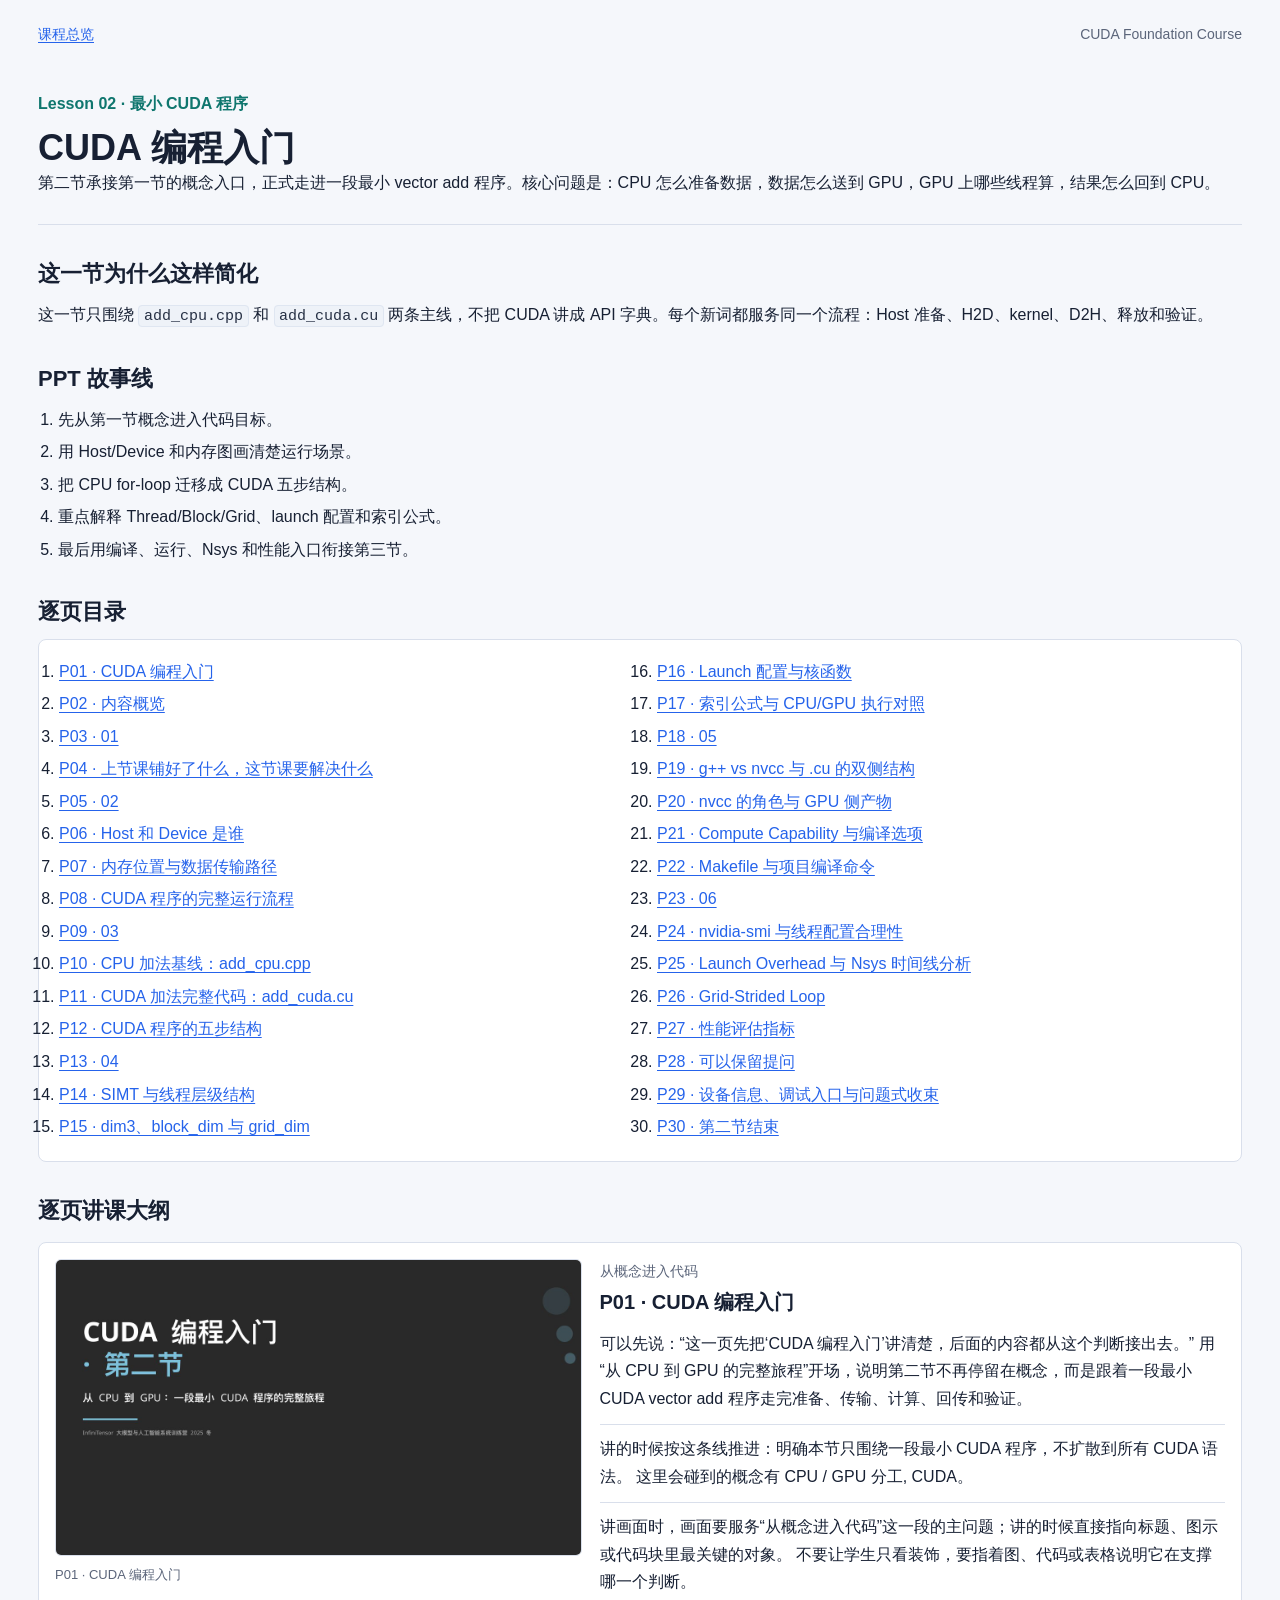
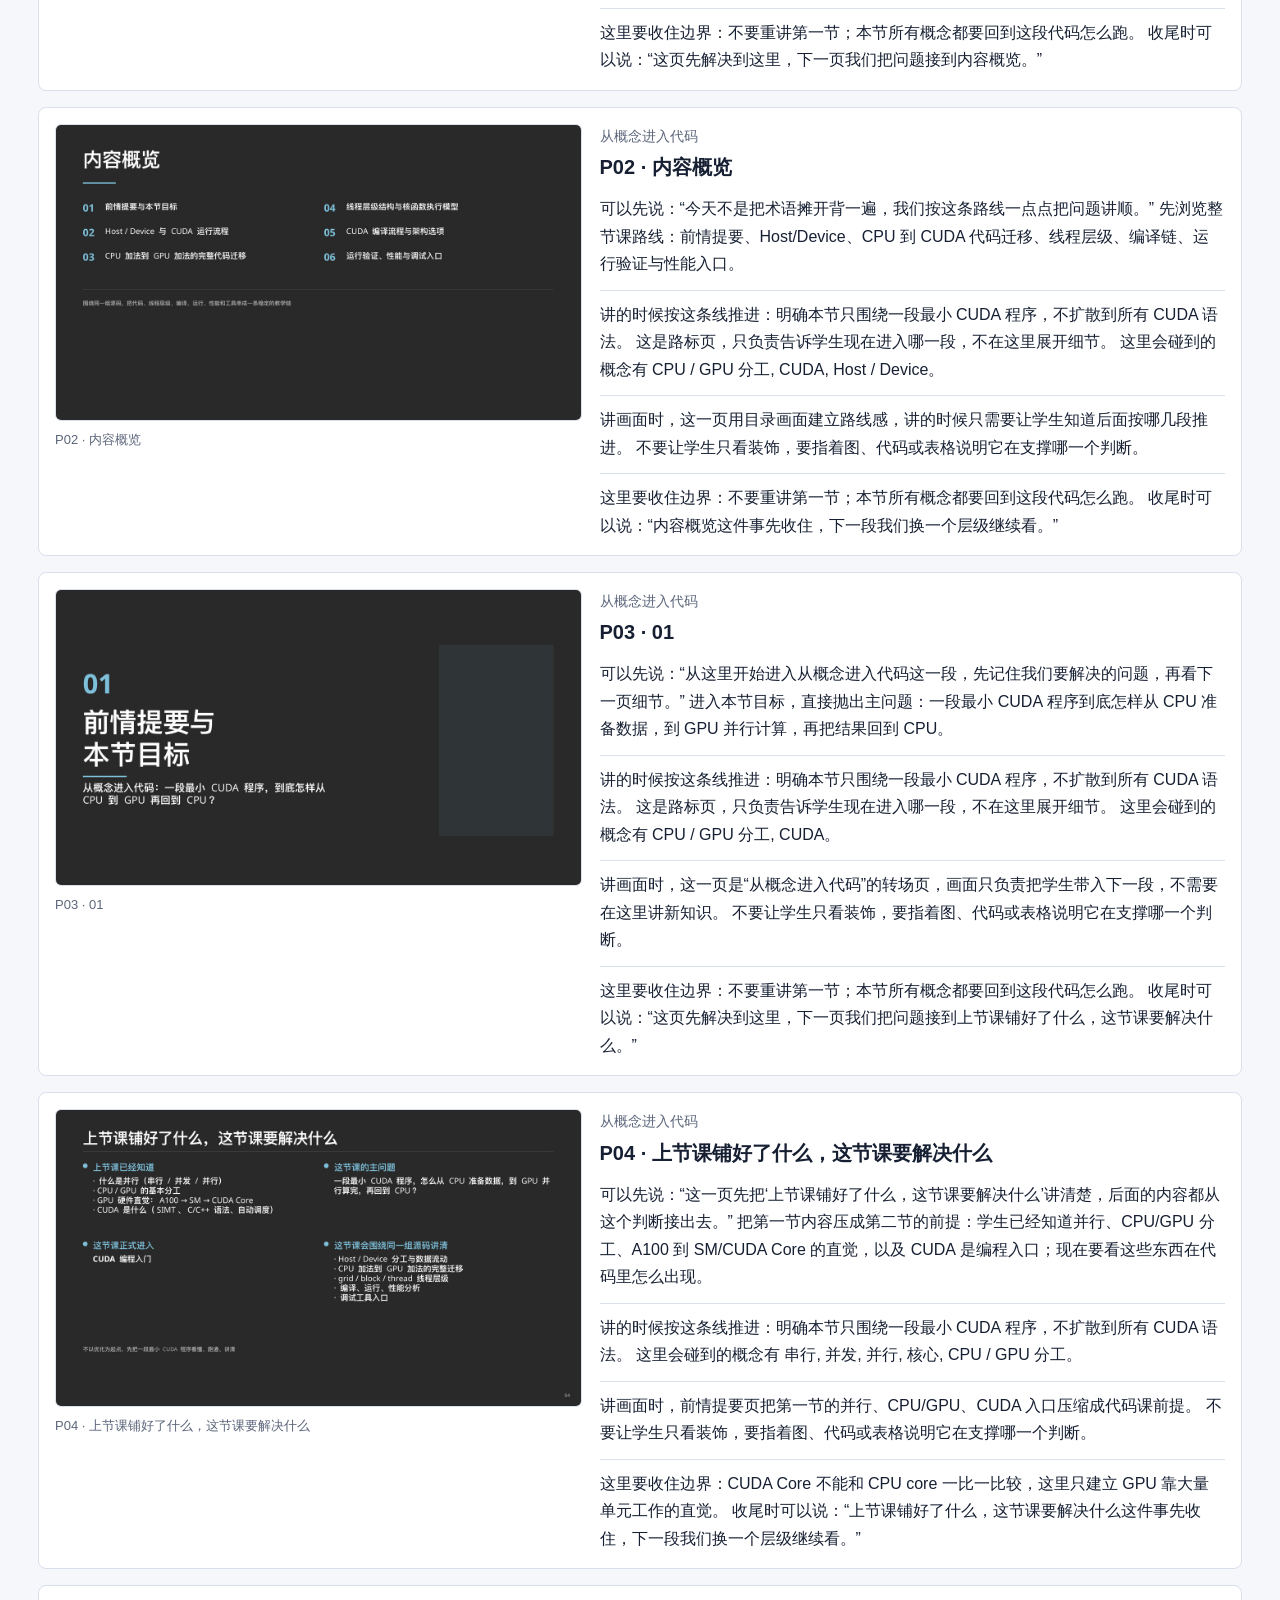
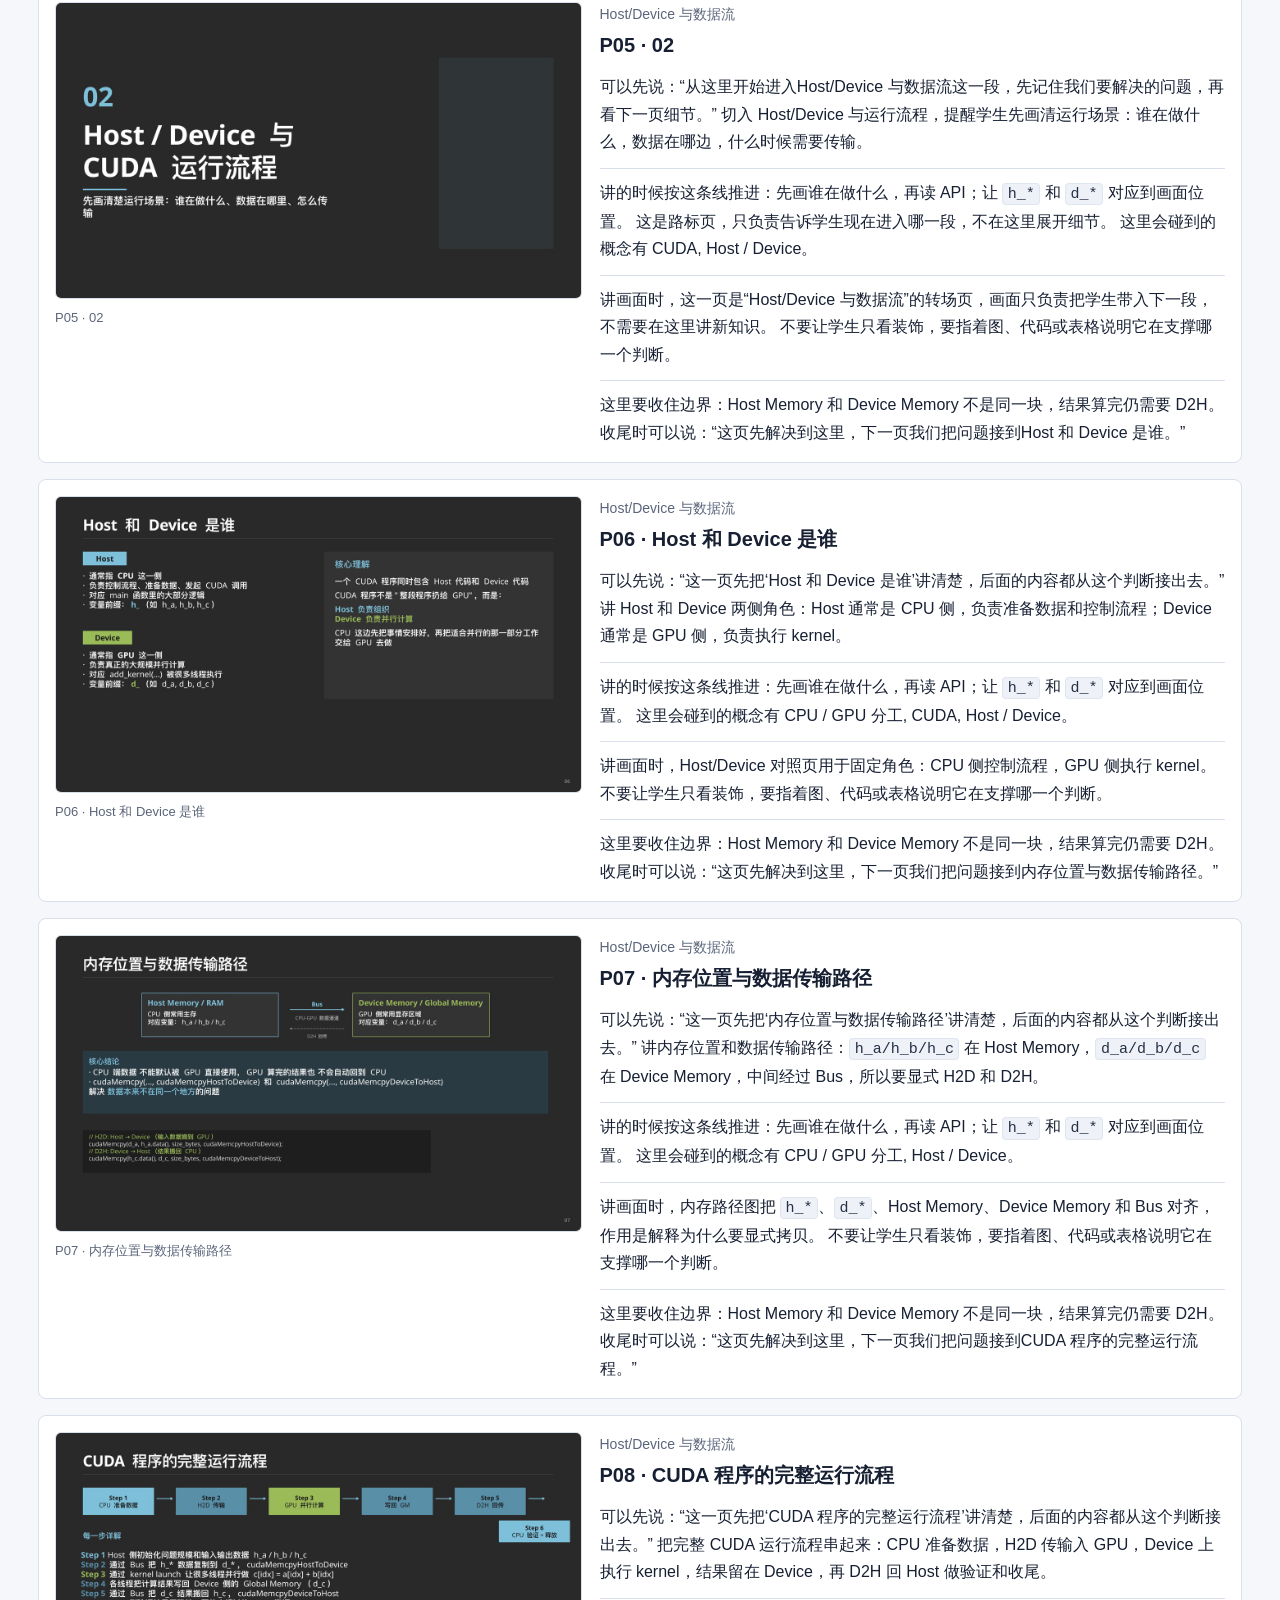
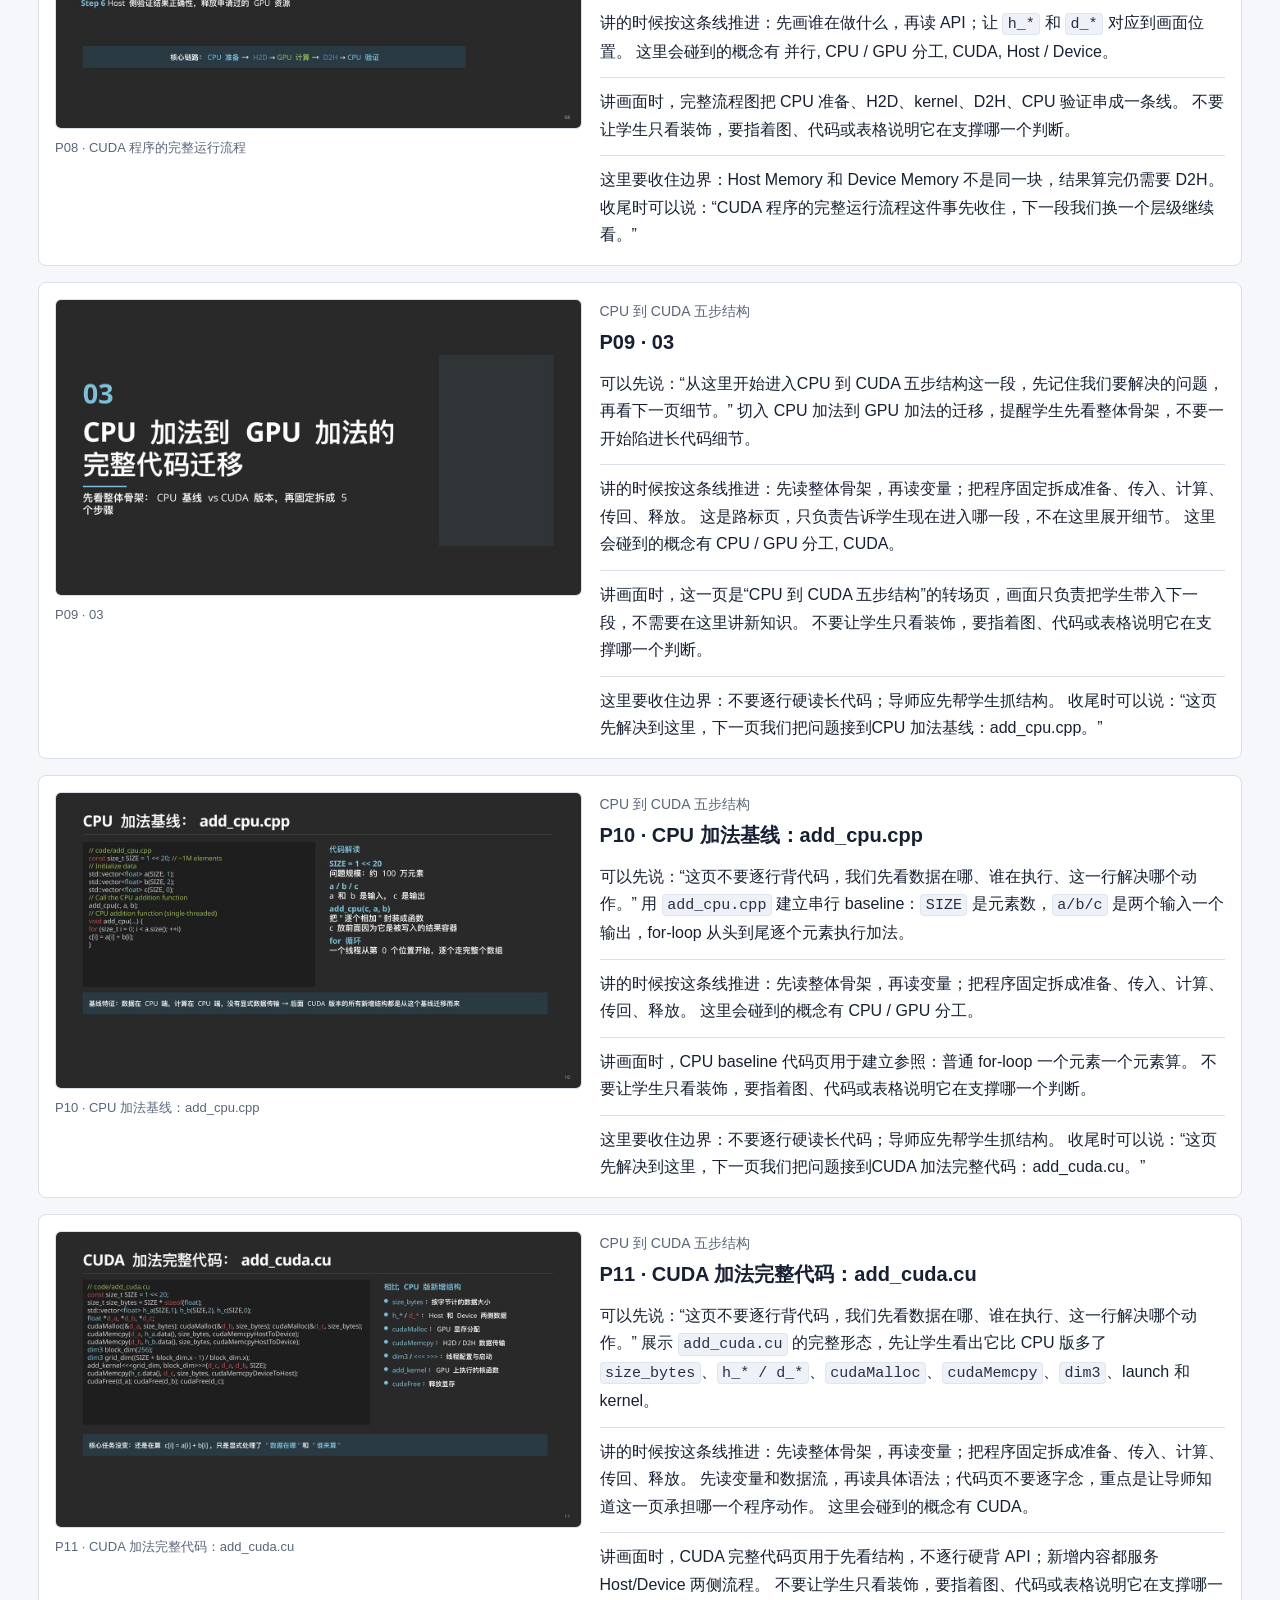
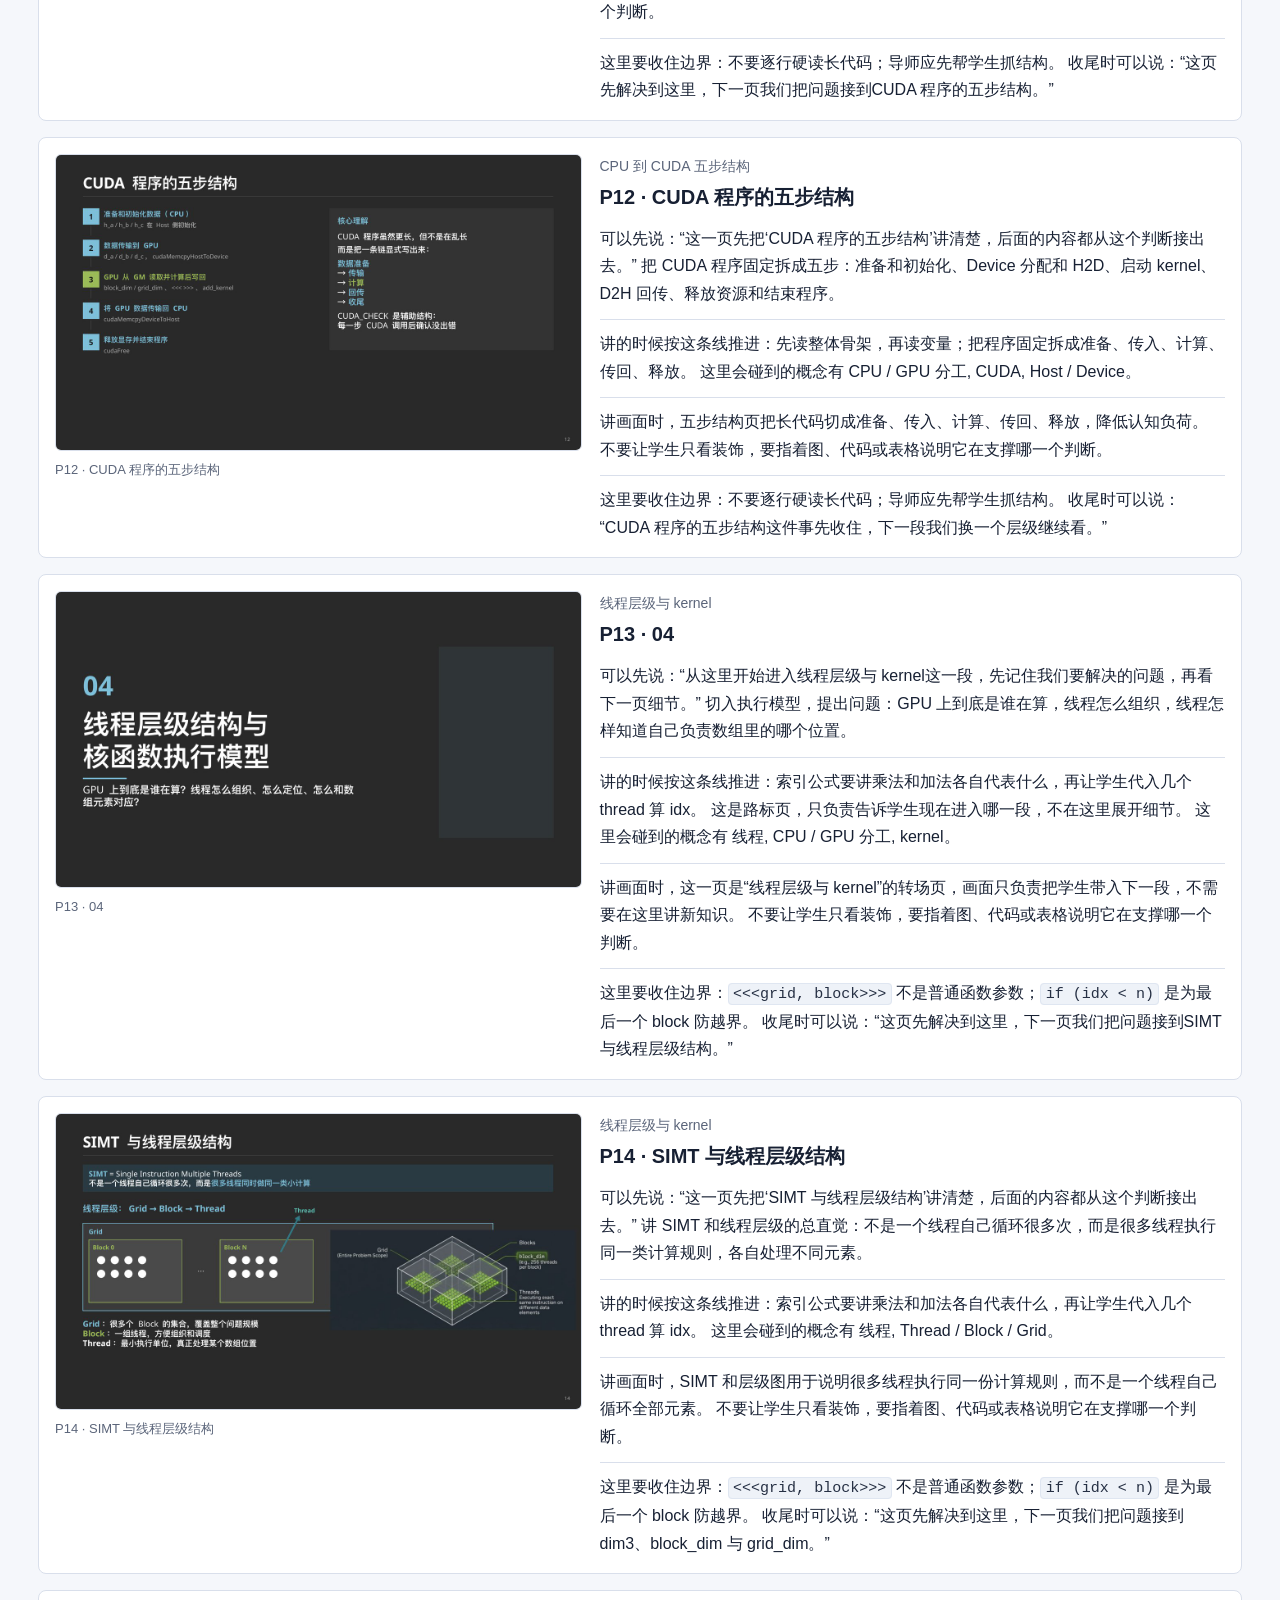
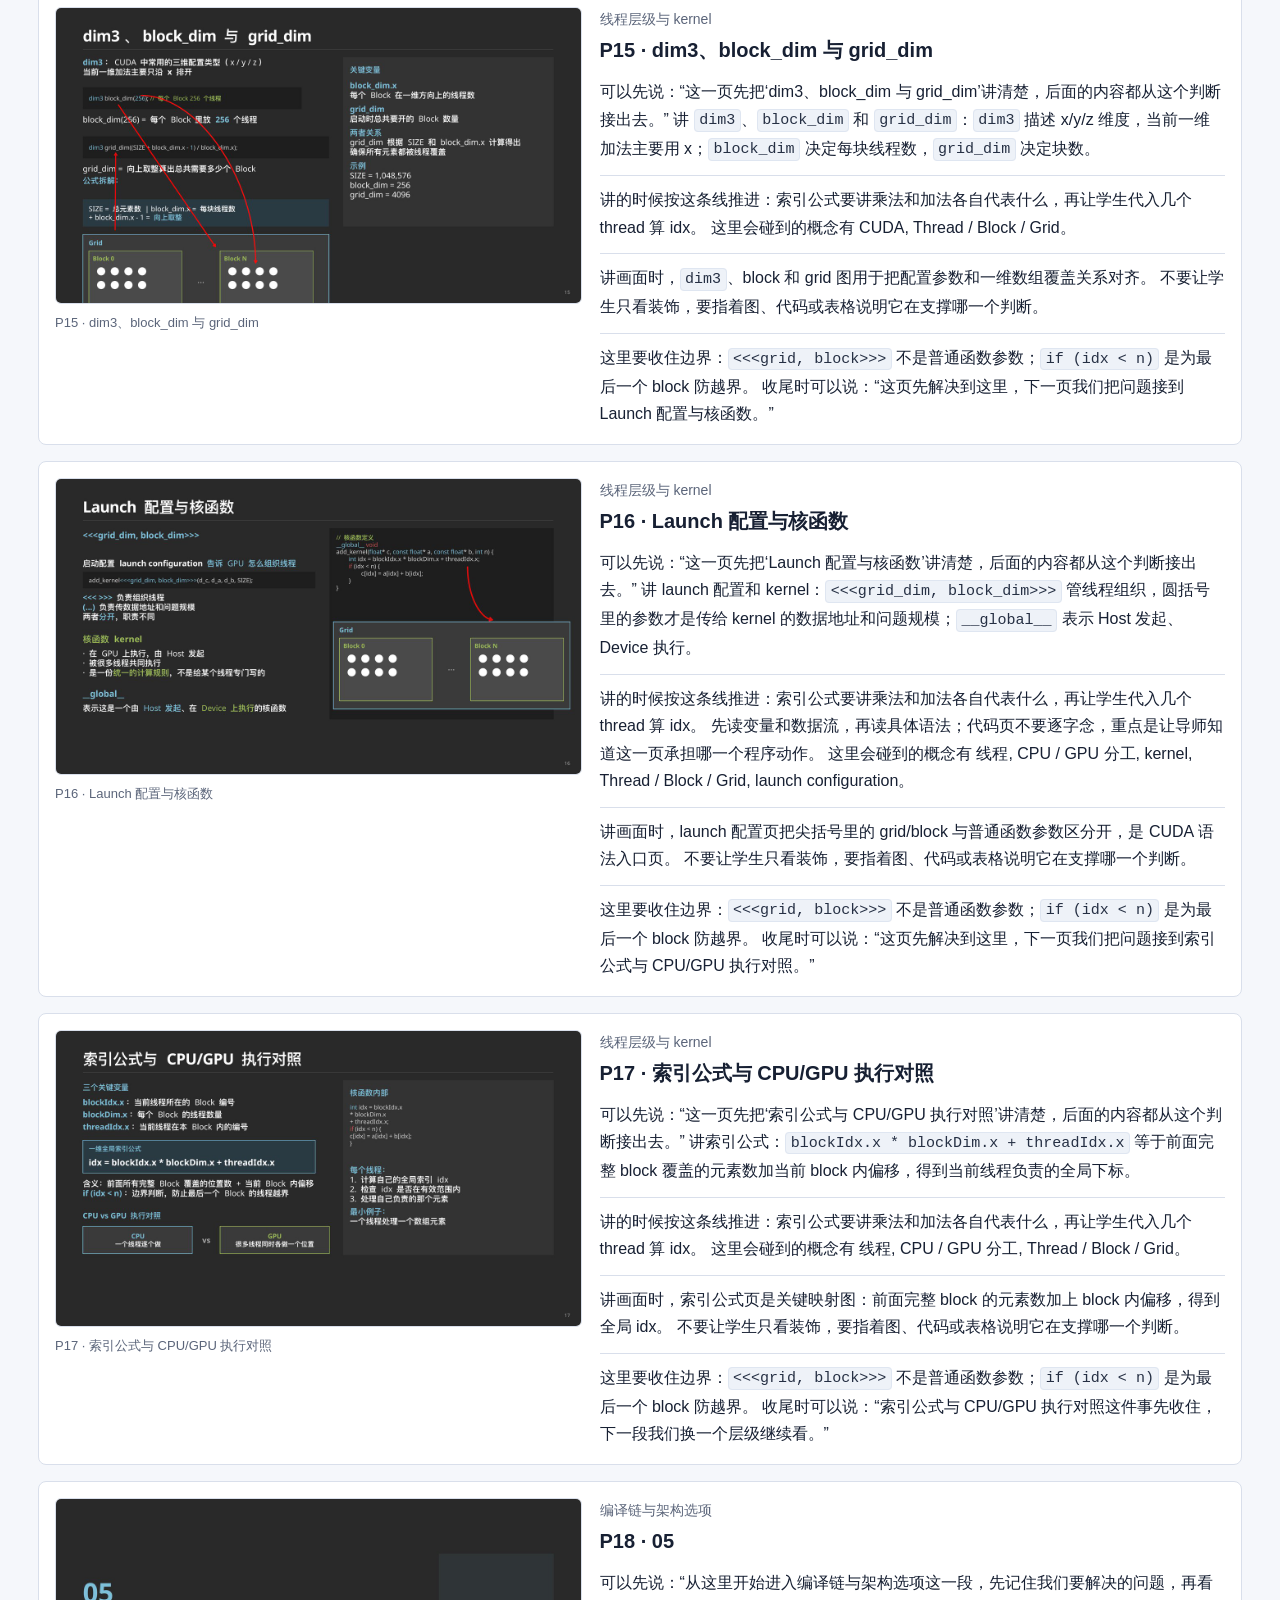
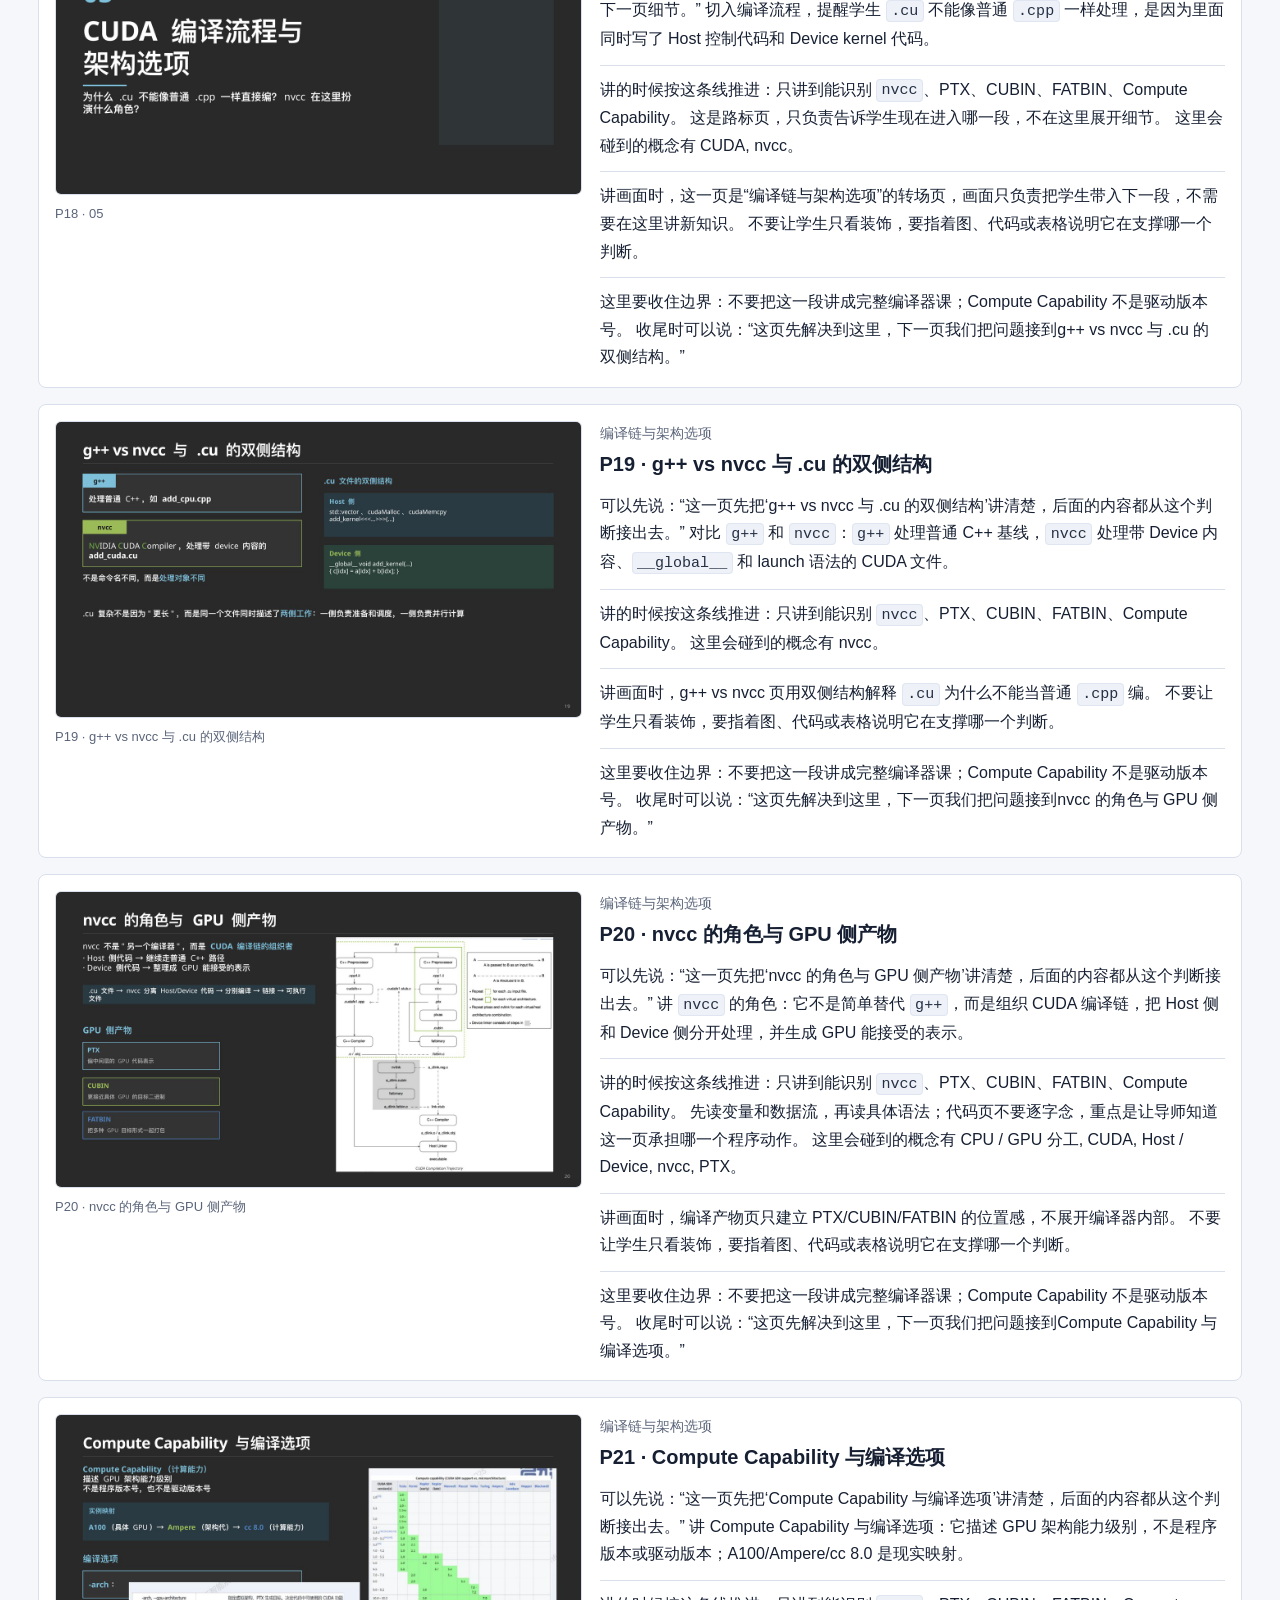
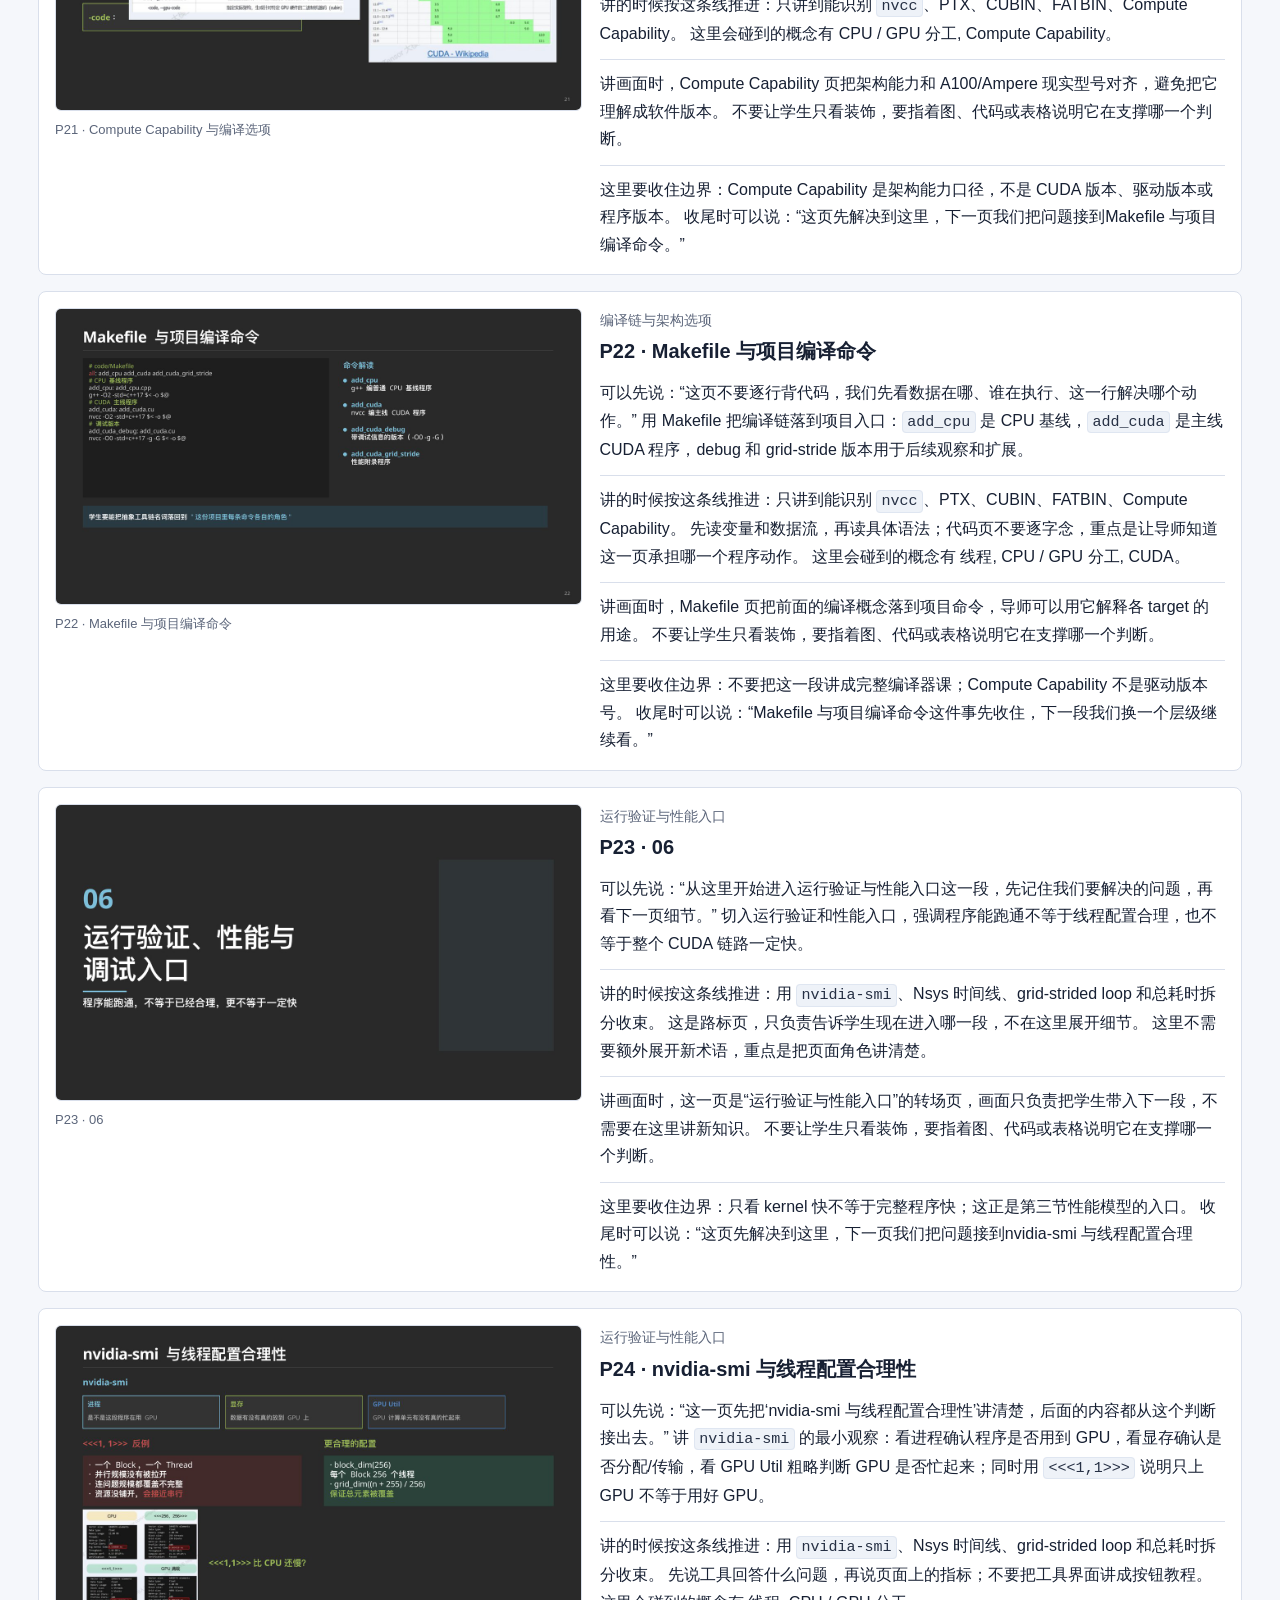
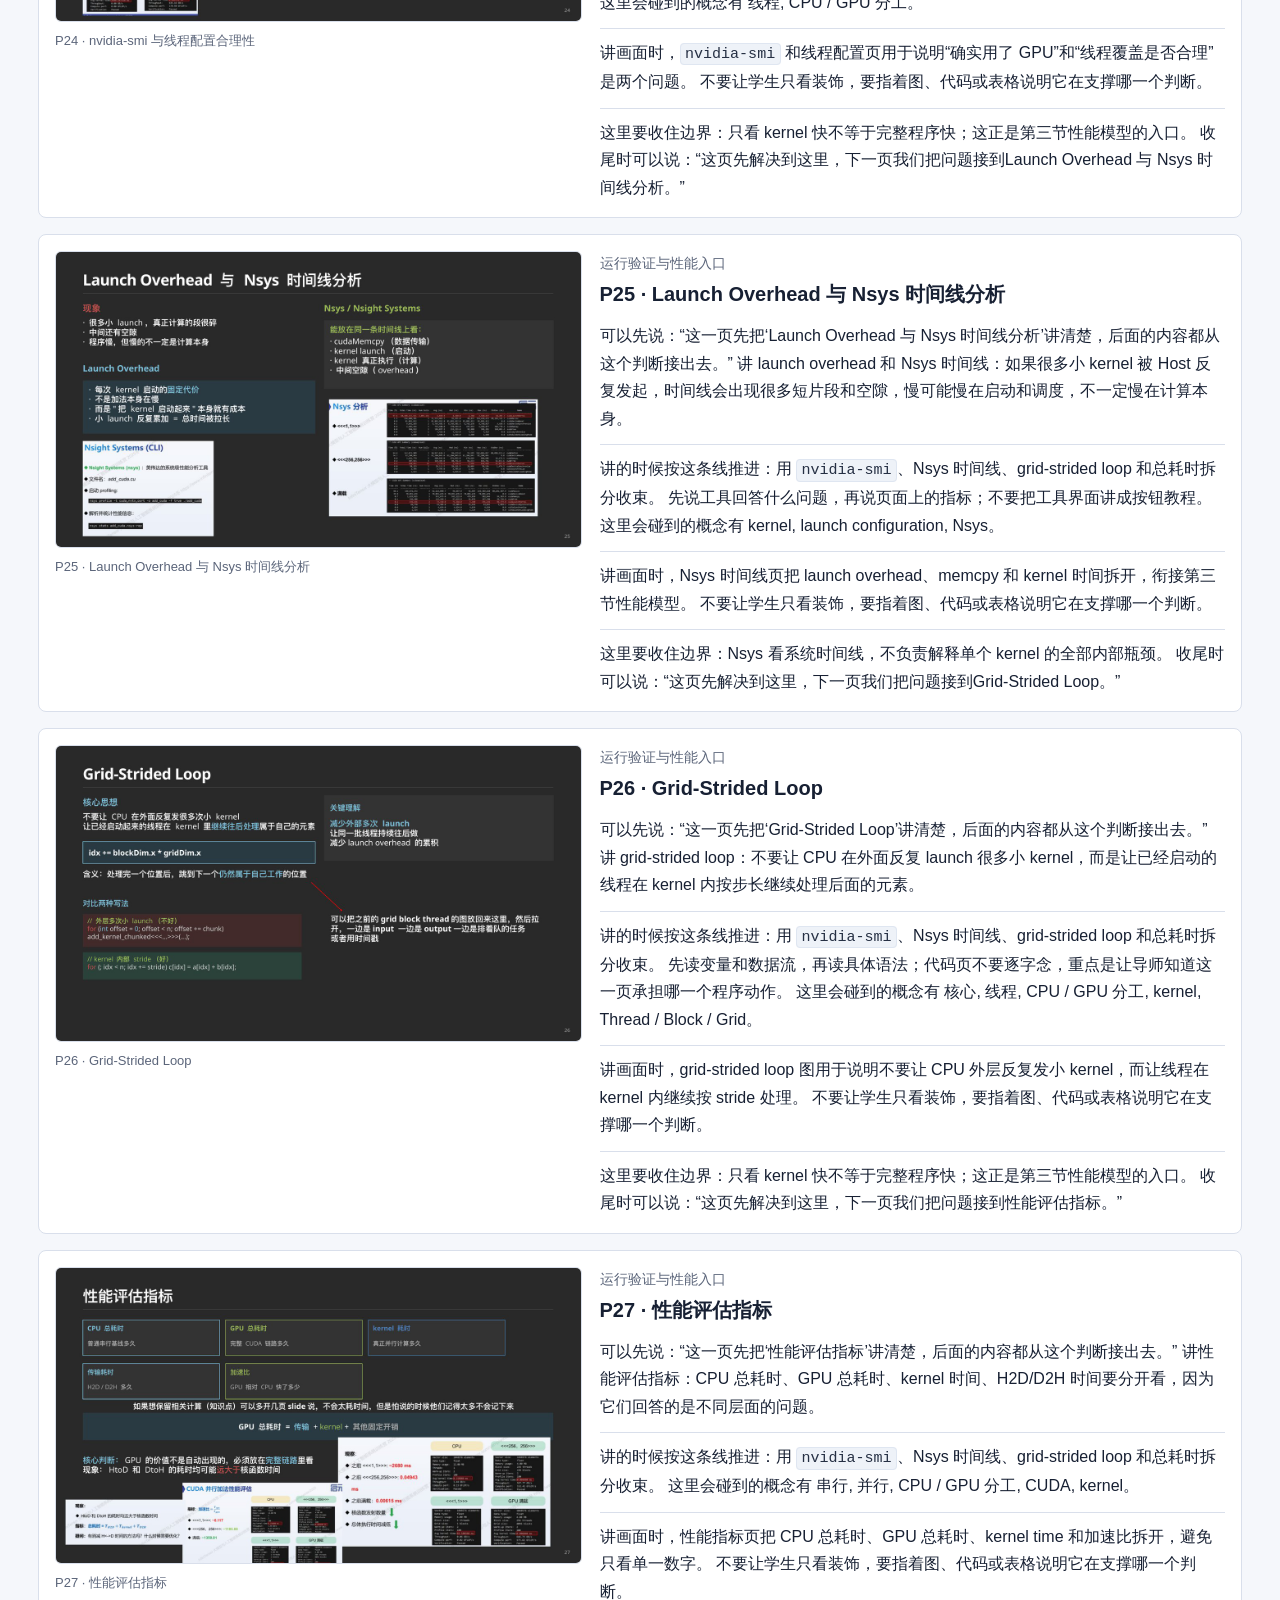
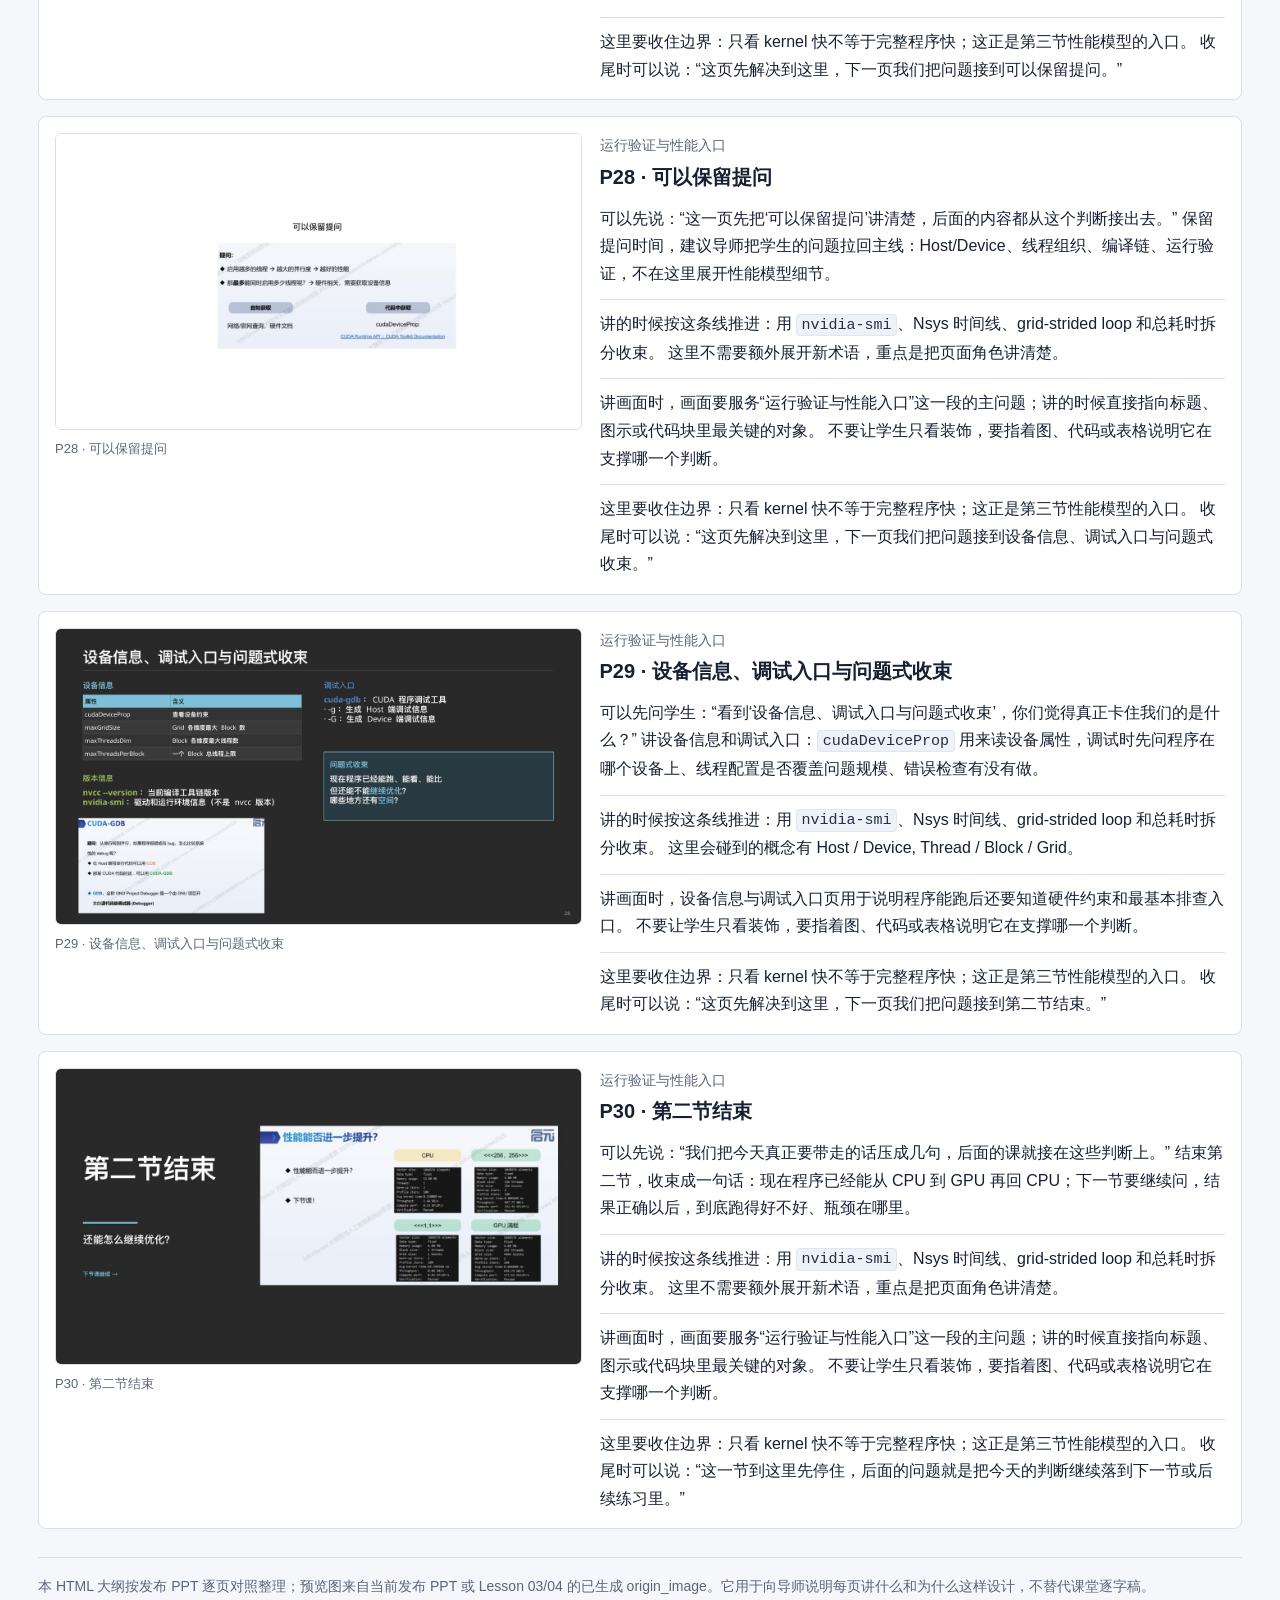
<file: CUDA并行编程/第二节课/outline.html>
<!doctype html>
<html lang="zh-CN">
<head>
<meta charset="utf-8">
<meta name="viewport" content="width=device-width, initial-scale=1">
<title>Lesson 02：CUDA 编程入门</title>
<link rel="stylesheet" href="../assets/course.css">
</head>
<body>
<main class="page">
<nav class="topbar"><a href="../index.html">课程总览</a><span>CUDA Foundation Course</span></nav>
<header class="hero">
<p class="eyebrow">Lesson 02 · 最小 CUDA 程序</p>
<h1>CUDA 编程入门</h1>
<p>第二节承接第一节的概念入口，正式走进一段最小 vector add 程序。核心问题是：CPU 怎么准备数据，数据怎么送到 GPU，GPU 上哪些线程算，结果怎么回到 CPU。</p>
</header>
<section>
<h2>这一节为什么这样简化</h2>
<p>这一节只围绕 <code>add_cpu.cpp</code> 和 <code>add_cuda.cu</code> 两条主线，不把 CUDA 讲成 API 字典。每个新词都服务同一个流程：Host 准备、H2D、kernel、D2H、释放和验证。</p>
</section>
<section>
<h2>PPT 故事线</h2>
<ol>
<li>先从第一节概念进入代码目标。</li>
<li>用 Host/Device 和内存图画清楚运行场景。</li>
<li>把 CPU for-loop 迁移成 CUDA 五步结构。</li>
<li>重点解释 Thread/Block/Grid、launch 配置和索引公式。</li>
<li>最后用编译、运行、Nsys 和性能入口衔接第三节。</li>
</ol>
</section>
<section>
<h2>逐页目录</h2>
<ol class="toc">
<li><a href="#slide-01">P01 · CUDA 编程入门</a></li>
<li><a href="#slide-02">P02 · 内容概览</a></li>
<li><a href="#slide-03">P03 · 01</a></li>
<li><a href="#slide-04">P04 · 上节课铺好了什么，这节课要解决什么</a></li>
<li><a href="#slide-05">P05 · 02</a></li>
<li><a href="#slide-06">P06 · Host 和 Device 是谁</a></li>
<li><a href="#slide-07">P07 · 内存位置与数据传输路径</a></li>
<li><a href="#slide-08">P08 · CUDA 程序的完整运行流程</a></li>
<li><a href="#slide-09">P09 · 03</a></li>
<li><a href="#slide-10">P10 · CPU 加法基线：add_cpu.cpp</a></li>
<li><a href="#slide-11">P11 · CUDA 加法完整代码：add_cuda.cu</a></li>
<li><a href="#slide-12">P12 · CUDA 程序的五步结构</a></li>
<li><a href="#slide-13">P13 · 04</a></li>
<li><a href="#slide-14">P14 · SIMT 与线程层级结构</a></li>
<li><a href="#slide-15">P15 · dim3、block_dim 与 grid_dim</a></li>
<li><a href="#slide-16">P16 · Launch 配置与核函数</a></li>
<li><a href="#slide-17">P17 · 索引公式与 CPU/GPU 执行对照</a></li>
<li><a href="#slide-18">P18 · 05</a></li>
<li><a href="#slide-19">P19 · g++ vs nvcc 与 .cu 的双侧结构</a></li>
<li><a href="#slide-20">P20 · nvcc 的角色与 GPU 侧产物</a></li>
<li><a href="#slide-21">P21 · Compute Capability 与编译选项</a></li>
<li><a href="#slide-22">P22 · Makefile 与项目编译命令</a></li>
<li><a href="#slide-23">P23 · 06</a></li>
<li><a href="#slide-24">P24 · nvidia-smi 与线程配置合理性</a></li>
<li><a href="#slide-25">P25 · Launch Overhead 与 Nsys 时间线分析</a></li>
<li><a href="#slide-26">P26 · Grid-Strided Loop</a></li>
<li><a href="#slide-27">P27 · 性能评估指标</a></li>
<li><a href="#slide-28">P28 · 可以保留提问</a></li>
<li><a href="#slide-29">P29 · 设备信息、调试入口与问题式收束</a></li>
<li><a href="#slide-30">P30 · 第二节结束</a></li>
</ol>
</section>
<section>
<h2>逐页讲课大纲</h2>
<article class="slide-card" id="slide-01">
<figure class="slide-preview">
<img src="slide-previews/slide_01.jpg" alt="Lesson 02 slide 1 preview">
<figcaption>P01 · CUDA 编程入门</figcaption>
</figure>
<div>
<div class="slide-meta">从概念进入代码</div>
<h3>P01 · CUDA 编程入门</h3>
<div class="lecture-prose">
<p>可以先说：“这一页先把‘CUDA 编程入门’讲清楚，后面的内容都从这个判断接出去。” 用“从 CPU 到 GPU 的完整旅程”开场，说明第二节不再停留在概念，而是跟着一段最小 CUDA vector add 程序走完准备、传输、计算、回传和验证。</p>
<p>讲的时候按这条线推进：明确本节只围绕一段最小 CUDA 程序，不扩散到所有 CUDA 语法。 这里会碰到的概念有 CPU / GPU 分工, CUDA。</p>
<p>讲画面时，画面要服务“从概念进入代码”这一段的主问题；讲的时候直接指向标题、图示或代码块里最关键的对象。 不要让学生只看装饰，要指着图、代码或表格说明它在支撑哪一个判断。</p>
<p>这里要收住边界：不要重讲第一节；本节所有概念都要回到这段代码怎么跑。 收尾时可以说：“这页先解决到这里，下一页我们把问题接到内容概览。”</p>
</div>
</div>
</article>
<article class="slide-card" id="slide-02">
<figure class="slide-preview">
<img src="slide-previews/slide_02.jpg" alt="Lesson 02 slide 2 preview">
<figcaption>P02 · 内容概览</figcaption>
</figure>
<div>
<div class="slide-meta">从概念进入代码</div>
<h3>P02 · 内容概览</h3>
<div class="lecture-prose">
<p>可以先说：“今天不是把术语摊开背一遍，我们按这条路线一点点把问题讲顺。” 先浏览整节课路线：前情提要、Host/Device、CPU 到 CUDA 代码迁移、线程层级、编译链、运行验证与性能入口。</p>
<p>讲的时候按这条线推进：明确本节只围绕一段最小 CUDA 程序，不扩散到所有 CUDA 语法。 这是路标页，只负责告诉学生现在进入哪一段，不在这里展开细节。 这里会碰到的概念有 CPU / GPU 分工, CUDA, Host / Device。</p>
<p>讲画面时，这一页用目录画面建立路线感，讲的时候只需要让学生知道后面按哪几段推进。 不要让学生只看装饰，要指着图、代码或表格说明它在支撑哪一个判断。</p>
<p>这里要收住边界：不要重讲第一节；本节所有概念都要回到这段代码怎么跑。 收尾时可以说：“内容概览这件事先收住，下一段我们换一个层级继续看。”</p>
</div>
</div>
</article>
<article class="slide-card" id="slide-03">
<figure class="slide-preview">
<img src="slide-previews/slide_03.jpg" alt="Lesson 02 slide 3 preview">
<figcaption>P03 · 01</figcaption>
</figure>
<div>
<div class="slide-meta">从概念进入代码</div>
<h3>P03 · 01</h3>
<div class="lecture-prose">
<p>可以先说：“从这里开始进入从概念进入代码这一段，先记住我们要解决的问题，再看下一页细节。” 进入本节目标，直接抛出主问题：一段最小 CUDA 程序到底怎样从 CPU 准备数据，到 GPU 并行计算，再把结果回到 CPU。</p>
<p>讲的时候按这条线推进：明确本节只围绕一段最小 CUDA 程序，不扩散到所有 CUDA 语法。 这是路标页，只负责告诉学生现在进入哪一段，不在这里展开细节。 这里会碰到的概念有 CPU / GPU 分工, CUDA。</p>
<p>讲画面时，这一页是“从概念进入代码”的转场页，画面只负责把学生带入下一段，不需要在这里讲新知识。 不要让学生只看装饰，要指着图、代码或表格说明它在支撑哪一个判断。</p>
<p>这里要收住边界：不要重讲第一节；本节所有概念都要回到这段代码怎么跑。 收尾时可以说：“这页先解决到这里，下一页我们把问题接到上节课铺好了什么，这节课要解决什么。”</p>
</div>
</div>
</article>
<article class="slide-card" id="slide-04">
<figure class="slide-preview">
<img src="slide-previews/slide_04.jpg" alt="Lesson 02 slide 4 preview">
<figcaption>P04 · 上节课铺好了什么，这节课要解决什么</figcaption>
</figure>
<div>
<div class="slide-meta">从概念进入代码</div>
<h3>P04 · 上节课铺好了什么，这节课要解决什么</h3>
<div class="lecture-prose">
<p>可以先说：“这一页先把‘上节课铺好了什么，这节课要解决什么’讲清楚，后面的内容都从这个判断接出去。” 把第一节内容压成第二节的前提：学生已经知道并行、CPU/GPU 分工、A100 到 SM/CUDA Core 的直觉，以及 CUDA 是编程入口；现在要看这些东西在代码里怎么出现。</p>
<p>讲的时候按这条线推进：明确本节只围绕一段最小 CUDA 程序，不扩散到所有 CUDA 语法。 这里会碰到的概念有 串行, 并发, 并行, 核心, CPU / GPU 分工。</p>
<p>讲画面时，前情提要页把第一节的并行、CPU/GPU、CUDA 入口压缩成代码课前提。 不要让学生只看装饰，要指着图、代码或表格说明它在支撑哪一个判断。</p>
<p>这里要收住边界：CUDA Core 不能和 CPU core 一比一比较，这里只建立 GPU 靠大量单元工作的直觉。 收尾时可以说：“上节课铺好了什么，这节课要解决什么这件事先收住，下一段我们换一个层级继续看。”</p>
</div>
</div>
</article>
<article class="slide-card" id="slide-05">
<figure class="slide-preview">
<img src="slide-previews/slide_05.jpg" alt="Lesson 02 slide 5 preview">
<figcaption>P05 · 02</figcaption>
</figure>
<div>
<div class="slide-meta">Host/Device 与数据流</div>
<h3>P05 · 02</h3>
<div class="lecture-prose">
<p>可以先说：“从这里开始进入Host/Device 与数据流这一段，先记住我们要解决的问题，再看下一页细节。” 切入 Host/Device 与运行流程，提醒学生先画清运行场景：谁在做什么，数据在哪边，什么时候需要传输。</p>
<p>讲的时候按这条线推进：先画谁在做什么，再读 API；让 <code>h_*</code> 和 <code>d_*</code> 对应到画面位置。 这是路标页，只负责告诉学生现在进入哪一段，不在这里展开细节。 这里会碰到的概念有 CUDA, Host / Device。</p>
<p>讲画面时，这一页是“Host/Device 与数据流”的转场页，画面只负责把学生带入下一段，不需要在这里讲新知识。 不要让学生只看装饰，要指着图、代码或表格说明它在支撑哪一个判断。</p>
<p>这里要收住边界：Host Memory 和 Device Memory 不是同一块，结果算完仍需要 D2H。 收尾时可以说：“这页先解决到这里，下一页我们把问题接到Host 和 Device 是谁。”</p>
</div>
</div>
</article>
<article class="slide-card" id="slide-06">
<figure class="slide-preview">
<img src="slide-previews/slide_06.jpg" alt="Lesson 02 slide 6 preview">
<figcaption>P06 · Host 和 Device 是谁</figcaption>
</figure>
<div>
<div class="slide-meta">Host/Device 与数据流</div>
<h3>P06 · Host 和 Device 是谁</h3>
<div class="lecture-prose">
<p>可以先说：“这一页先把‘Host 和 Device 是谁’讲清楚，后面的内容都从这个判断接出去。” 讲 Host 和 Device 两侧角色：Host 通常是 CPU 侧，负责准备数据和控制流程；Device 通常是 GPU 侧，负责执行 kernel。</p>
<p>讲的时候按这条线推进：先画谁在做什么，再读 API；让 <code>h_*</code> 和 <code>d_*</code> 对应到画面位置。 这里会碰到的概念有 CPU / GPU 分工, CUDA, Host / Device。</p>
<p>讲画面时，Host/Device 对照页用于固定角色：CPU 侧控制流程，GPU 侧执行 kernel。 不要让学生只看装饰，要指着图、代码或表格说明它在支撑哪一个判断。</p>
<p>这里要收住边界：Host Memory 和 Device Memory 不是同一块，结果算完仍需要 D2H。 收尾时可以说：“这页先解决到这里，下一页我们把问题接到内存位置与数据传输路径。”</p>
</div>
</div>
</article>
<article class="slide-card" id="slide-07">
<figure class="slide-preview">
<img src="slide-previews/slide_07.jpg" alt="Lesson 02 slide 7 preview">
<figcaption>P07 · 内存位置与数据传输路径</figcaption>
</figure>
<div>
<div class="slide-meta">Host/Device 与数据流</div>
<h3>P07 · 内存位置与数据传输路径</h3>
<div class="lecture-prose">
<p>可以先说：“这一页先把‘内存位置与数据传输路径’讲清楚，后面的内容都从这个判断接出去。” 讲内存位置和数据传输路径：<code>h_a/h_b/h_c</code> 在 Host Memory，<code>d_a/d_b/d_c</code> 在 Device Memory，中间经过 Bus，所以要显式 H2D 和 D2H。</p>
<p>讲的时候按这条线推进：先画谁在做什么，再读 API；让 <code>h_*</code> 和 <code>d_*</code> 对应到画面位置。 这里会碰到的概念有 CPU / GPU 分工, Host / Device。</p>
<p>讲画面时，内存路径图把 <code>h_*</code>、<code>d_*</code>、Host Memory、Device Memory 和 Bus 对齐，作用是解释为什么要显式拷贝。 不要让学生只看装饰，要指着图、代码或表格说明它在支撑哪一个判断。</p>
<p>这里要收住边界：Host Memory 和 Device Memory 不是同一块，结果算完仍需要 D2H。 收尾时可以说：“这页先解决到这里，下一页我们把问题接到CUDA 程序的完整运行流程。”</p>
</div>
</div>
</article>
<article class="slide-card" id="slide-08">
<figure class="slide-preview">
<img src="slide-previews/slide_08.jpg" alt="Lesson 02 slide 8 preview">
<figcaption>P08 · CUDA 程序的完整运行流程</figcaption>
</figure>
<div>
<div class="slide-meta">Host/Device 与数据流</div>
<h3>P08 · CUDA 程序的完整运行流程</h3>
<div class="lecture-prose">
<p>可以先说：“这一页先把‘CUDA 程序的完整运行流程’讲清楚，后面的内容都从这个判断接出去。” 把完整 CUDA 运行流程串起来：CPU 准备数据，H2D 传输入 GPU，Device 上执行 kernel，结果留在 Device，再 D2H 回 Host 做验证和收尾。</p>
<p>讲的时候按这条线推进：先画谁在做什么，再读 API；让 <code>h_*</code> 和 <code>d_*</code> 对应到画面位置。 这里会碰到的概念有 并行, CPU / GPU 分工, CUDA, Host / Device。</p>
<p>讲画面时，完整流程图把 CPU 准备、H2D、kernel、D2H、CPU 验证串成一条线。 不要让学生只看装饰，要指着图、代码或表格说明它在支撑哪一个判断。</p>
<p>这里要收住边界：Host Memory 和 Device Memory 不是同一块，结果算完仍需要 D2H。 收尾时可以说：“CUDA 程序的完整运行流程这件事先收住，下一段我们换一个层级继续看。”</p>
</div>
</div>
</article>
<article class="slide-card" id="slide-09">
<figure class="slide-preview">
<img src="slide-previews/slide_09.jpg" alt="Lesson 02 slide 9 preview">
<figcaption>P09 · 03</figcaption>
</figure>
<div>
<div class="slide-meta">CPU 到 CUDA 五步结构</div>
<h3>P09 · 03</h3>
<div class="lecture-prose">
<p>可以先说：“从这里开始进入CPU 到 CUDA 五步结构这一段，先记住我们要解决的问题，再看下一页细节。” 切入 CPU 加法到 GPU 加法的迁移，提醒学生先看整体骨架，不要一开始陷进长代码细节。</p>
<p>讲的时候按这条线推进：先读整体骨架，再读变量；把程序固定拆成准备、传入、计算、传回、释放。 这是路标页，只负责告诉学生现在进入哪一段，不在这里展开细节。 这里会碰到的概念有 CPU / GPU 分工, CUDA。</p>
<p>讲画面时，这一页是“CPU 到 CUDA 五步结构”的转场页，画面只负责把学生带入下一段，不需要在这里讲新知识。 不要让学生只看装饰，要指着图、代码或表格说明它在支撑哪一个判断。</p>
<p>这里要收住边界：不要逐行硬读长代码；导师应先帮学生抓结构。 收尾时可以说：“这页先解决到这里，下一页我们把问题接到CPU 加法基线：add_cpu.cpp。”</p>
</div>
</div>
</article>
<article class="slide-card" id="slide-10">
<figure class="slide-preview">
<img src="slide-previews/slide_10.jpg" alt="Lesson 02 slide 10 preview">
<figcaption>P10 · CPU 加法基线：add_cpu.cpp</figcaption>
</figure>
<div>
<div class="slide-meta">CPU 到 CUDA 五步结构</div>
<h3>P10 · CPU 加法基线：add_cpu.cpp</h3>
<div class="lecture-prose">
<p>可以先说：“这页不要逐行背代码，我们先看数据在哪、谁在执行、这一行解决哪个动作。” 用 <code>add_cpu.cpp</code> 建立串行 baseline：<code>SIZE</code> 是元素数，<code>a/b/c</code> 是两个输入一个输出，for-loop 从头到尾逐个元素执行加法。</p>
<p>讲的时候按这条线推进：先读整体骨架，再读变量；把程序固定拆成准备、传入、计算、传回、释放。 这里会碰到的概念有 CPU / GPU 分工。</p>
<p>讲画面时，CPU baseline 代码页用于建立参照：普通 for-loop 一个元素一个元素算。 不要让学生只看装饰，要指着图、代码或表格说明它在支撑哪一个判断。</p>
<p>这里要收住边界：不要逐行硬读长代码；导师应先帮学生抓结构。 收尾时可以说：“这页先解决到这里，下一页我们把问题接到CUDA 加法完整代码：add_cuda.cu。”</p>
</div>
</div>
</article>
<article class="slide-card" id="slide-11">
<figure class="slide-preview">
<img src="slide-previews/slide_11.jpg" alt="Lesson 02 slide 11 preview">
<figcaption>P11 · CUDA 加法完整代码：add_cuda.cu</figcaption>
</figure>
<div>
<div class="slide-meta">CPU 到 CUDA 五步结构</div>
<h3>P11 · CUDA 加法完整代码：add_cuda.cu</h3>
<div class="lecture-prose">
<p>可以先说：“这页不要逐行背代码，我们先看数据在哪、谁在执行、这一行解决哪个动作。” 展示 <code>add_cuda.cu</code> 的完整形态，先让学生看出它比 CPU 版多了 <code>size_bytes</code>、<code>h_* / d_*</code>、<code>cudaMalloc</code>、<code>cudaMemcpy</code>、<code>dim3</code>、launch 和 kernel。</p>
<p>讲的时候按这条线推进：先读整体骨架，再读变量；把程序固定拆成准备、传入、计算、传回、释放。 先读变量和数据流，再读具体语法；代码页不要逐字念，重点是让导师知道这一页承担哪一个程序动作。 这里会碰到的概念有 CUDA。</p>
<p>讲画面时，CUDA 完整代码页用于先看结构，不逐行硬背 API；新增内容都服务 Host/Device 两侧流程。 不要让学生只看装饰，要指着图、代码或表格说明它在支撑哪一个判断。</p>
<p>这里要收住边界：不要逐行硬读长代码；导师应先帮学生抓结构。 收尾时可以说：“这页先解决到这里，下一页我们把问题接到CUDA 程序的五步结构。”</p>
</div>
</div>
</article>
<article class="slide-card" id="slide-12">
<figure class="slide-preview">
<img src="slide-previews/slide_12.jpg" alt="Lesson 02 slide 12 preview">
<figcaption>P12 · CUDA 程序的五步结构</figcaption>
</figure>
<div>
<div class="slide-meta">CPU 到 CUDA 五步结构</div>
<h3>P12 · CUDA 程序的五步结构</h3>
<div class="lecture-prose">
<p>可以先说：“这一页先把‘CUDA 程序的五步结构’讲清楚，后面的内容都从这个判断接出去。” 把 CUDA 程序固定拆成五步：准备和初始化、Device 分配和 H2D、启动 kernel、D2H 回传、释放资源和结束程序。</p>
<p>讲的时候按这条线推进：先读整体骨架，再读变量；把程序固定拆成准备、传入、计算、传回、释放。 这里会碰到的概念有 CPU / GPU 分工, CUDA, Host / Device。</p>
<p>讲画面时，五步结构页把长代码切成准备、传入、计算、传回、释放，降低认知负荷。 不要让学生只看装饰，要指着图、代码或表格说明它在支撑哪一个判断。</p>
<p>这里要收住边界：不要逐行硬读长代码；导师应先帮学生抓结构。 收尾时可以说：“CUDA 程序的五步结构这件事先收住，下一段我们换一个层级继续看。”</p>
</div>
</div>
</article>
<article class="slide-card" id="slide-13">
<figure class="slide-preview">
<img src="slide-previews/slide_13.jpg" alt="Lesson 02 slide 13 preview">
<figcaption>P13 · 04</figcaption>
</figure>
<div>
<div class="slide-meta">线程层级与 kernel</div>
<h3>P13 · 04</h3>
<div class="lecture-prose">
<p>可以先说：“从这里开始进入线程层级与 kernel这一段，先记住我们要解决的问题，再看下一页细节。” 切入执行模型，提出问题：GPU 上到底是谁在算，线程怎么组织，线程怎样知道自己负责数组里的哪个位置。</p>
<p>讲的时候按这条线推进：索引公式要讲乘法和加法各自代表什么，再让学生代入几个 thread 算 idx。 这是路标页，只负责告诉学生现在进入哪一段，不在这里展开细节。 这里会碰到的概念有 线程, CPU / GPU 分工, kernel。</p>
<p>讲画面时，这一页是“线程层级与 kernel”的转场页，画面只负责把学生带入下一段，不需要在这里讲新知识。 不要让学生只看装饰，要指着图、代码或表格说明它在支撑哪一个判断。</p>
<p>这里要收住边界：<code>&lt;&lt;&lt;grid, block&gt;&gt;&gt;</code> 不是普通函数参数；<code>if (idx &lt; n)</code> 是为最后一个 block 防越界。 收尾时可以说：“这页先解决到这里，下一页我们把问题接到SIMT 与线程层级结构。”</p>
</div>
</div>
</article>
<article class="slide-card" id="slide-14">
<figure class="slide-preview">
<img src="slide-previews/slide_14.jpg" alt="Lesson 02 slide 14 preview">
<figcaption>P14 · SIMT 与线程层级结构</figcaption>
</figure>
<div>
<div class="slide-meta">线程层级与 kernel</div>
<h3>P14 · SIMT 与线程层级结构</h3>
<div class="lecture-prose">
<p>可以先说：“这一页先把‘SIMT 与线程层级结构’讲清楚，后面的内容都从这个判断接出去。” 讲 SIMT 和线程层级的总直觉：不是一个线程自己循环很多次，而是很多线程执行同一类计算规则，各自处理不同元素。</p>
<p>讲的时候按这条线推进：索引公式要讲乘法和加法各自代表什么，再让学生代入几个 thread 算 idx。 这里会碰到的概念有 线程, Thread / Block / Grid。</p>
<p>讲画面时，SIMT 和层级图用于说明很多线程执行同一份计算规则，而不是一个线程自己循环全部元素。 不要让学生只看装饰，要指着图、代码或表格说明它在支撑哪一个判断。</p>
<p>这里要收住边界：<code>&lt;&lt;&lt;grid, block&gt;&gt;&gt;</code> 不是普通函数参数；<code>if (idx &lt; n)</code> 是为最后一个 block 防越界。 收尾时可以说：“这页先解决到这里，下一页我们把问题接到dim3、block_dim 与 grid_dim。”</p>
</div>
</div>
</article>
<article class="slide-card" id="slide-15">
<figure class="slide-preview">
<img src="slide-previews/slide_15.jpg" alt="Lesson 02 slide 15 preview">
<figcaption>P15 · dim3、block_dim 与 grid_dim</figcaption>
</figure>
<div>
<div class="slide-meta">线程层级与 kernel</div>
<h3>P15 · dim3、block_dim 与 grid_dim</h3>
<div class="lecture-prose">
<p>可以先说：“这一页先把‘dim3、block_dim 与 grid_dim’讲清楚，后面的内容都从这个判断接出去。” 讲 <code>dim3</code>、<code>block_dim</code> 和 <code>grid_dim</code>：<code>dim3</code> 描述 x/y/z 维度，当前一维加法主要用 x；<code>block_dim</code> 决定每块线程数，<code>grid_dim</code> 决定块数。</p>
<p>讲的时候按这条线推进：索引公式要讲乘法和加法各自代表什么，再让学生代入几个 thread 算 idx。 这里会碰到的概念有 CUDA, Thread / Block / Grid。</p>
<p>讲画面时，<code>dim3</code>、block 和 grid 图用于把配置参数和一维数组覆盖关系对齐。 不要让学生只看装饰，要指着图、代码或表格说明它在支撑哪一个判断。</p>
<p>这里要收住边界：<code>&lt;&lt;&lt;grid, block&gt;&gt;&gt;</code> 不是普通函数参数；<code>if (idx &lt; n)</code> 是为最后一个 block 防越界。 收尾时可以说：“这页先解决到这里，下一页我们把问题接到Launch 配置与核函数。”</p>
</div>
</div>
</article>
<article class="slide-card" id="slide-16">
<figure class="slide-preview">
<img src="slide-previews/slide_16.jpg" alt="Lesson 02 slide 16 preview">
<figcaption>P16 · Launch 配置与核函数</figcaption>
</figure>
<div>
<div class="slide-meta">线程层级与 kernel</div>
<h3>P16 · Launch 配置与核函数</h3>
<div class="lecture-prose">
<p>可以先说：“这一页先把‘Launch 配置与核函数’讲清楚，后面的内容都从这个判断接出去。” 讲 launch 配置和 kernel：<code>&lt;&lt;&lt;grid_dim, block_dim&gt;&gt;&gt;</code> 管线程组织，圆括号里的参数才是传给 kernel 的数据地址和问题规模；<code>__global__</code> 表示 Host 发起、Device 执行。</p>
<p>讲的时候按这条线推进：索引公式要讲乘法和加法各自代表什么，再让学生代入几个 thread 算 idx。 先读变量和数据流，再读具体语法；代码页不要逐字念，重点是让导师知道这一页承担哪一个程序动作。 这里会碰到的概念有 线程, CPU / GPU 分工, kernel, Thread / Block / Grid, launch configuration。</p>
<p>讲画面时，launch 配置页把尖括号里的 grid/block 与普通函数参数区分开，是 CUDA 语法入口页。 不要让学生只看装饰，要指着图、代码或表格说明它在支撑哪一个判断。</p>
<p>这里要收住边界：<code>&lt;&lt;&lt;grid, block&gt;&gt;&gt;</code> 不是普通函数参数；<code>if (idx &lt; n)</code> 是为最后一个 block 防越界。 收尾时可以说：“这页先解决到这里，下一页我们把问题接到索引公式与 CPU/GPU 执行对照。”</p>
</div>
</div>
</article>
<article class="slide-card" id="slide-17">
<figure class="slide-preview">
<img src="slide-previews/slide_17.jpg" alt="Lesson 02 slide 17 preview">
<figcaption>P17 · 索引公式与 CPU/GPU 执行对照</figcaption>
</figure>
<div>
<div class="slide-meta">线程层级与 kernel</div>
<h3>P17 · 索引公式与 CPU/GPU 执行对照</h3>
<div class="lecture-prose">
<p>可以先说：“这一页先把‘索引公式与 CPU/GPU 执行对照’讲清楚，后面的内容都从这个判断接出去。” 讲索引公式：<code>blockIdx.x * blockDim.x + threadIdx.x</code> 等于前面完整 block 覆盖的元素数加当前 block 内偏移，得到当前线程负责的全局下标。</p>
<p>讲的时候按这条线推进：索引公式要讲乘法和加法各自代表什么，再让学生代入几个 thread 算 idx。 这里会碰到的概念有 线程, CPU / GPU 分工, Thread / Block / Grid。</p>
<p>讲画面时，索引公式页是关键映射图：前面完整 block 的元素数加上 block 内偏移，得到全局 idx。 不要让学生只看装饰，要指着图、代码或表格说明它在支撑哪一个判断。</p>
<p>这里要收住边界：<code>&lt;&lt;&lt;grid, block&gt;&gt;&gt;</code> 不是普通函数参数；<code>if (idx &lt; n)</code> 是为最后一个 block 防越界。 收尾时可以说：“索引公式与 CPU/GPU 执行对照这件事先收住，下一段我们换一个层级继续看。”</p>
</div>
</div>
</article>
<article class="slide-card" id="slide-18">
<figure class="slide-preview">
<img src="slide-previews/slide_18.jpg" alt="Lesson 02 slide 18 preview">
<figcaption>P18 · 05</figcaption>
</figure>
<div>
<div class="slide-meta">编译链与架构选项</div>
<h3>P18 · 05</h3>
<div class="lecture-prose">
<p>可以先说：“从这里开始进入编译链与架构选项这一段，先记住我们要解决的问题，再看下一页细节。” 切入编译流程，提醒学生 <code>.cu</code> 不能像普通 <code>.cpp</code> 一样处理，是因为里面同时写了 Host 控制代码和 Device kernel 代码。</p>
<p>讲的时候按这条线推进：只讲到能识别 <code>nvcc</code>、PTX、CUBIN、FATBIN、Compute Capability。 这是路标页，只负责告诉学生现在进入哪一段，不在这里展开细节。 这里会碰到的概念有 CUDA, nvcc。</p>
<p>讲画面时，这一页是“编译链与架构选项”的转场页，画面只负责把学生带入下一段，不需要在这里讲新知识。 不要让学生只看装饰，要指着图、代码或表格说明它在支撑哪一个判断。</p>
<p>这里要收住边界：不要把这一段讲成完整编译器课；Compute Capability 不是驱动版本号。 收尾时可以说：“这页先解决到这里，下一页我们把问题接到g++ vs nvcc 与 .cu 的双侧结构。”</p>
</div>
</div>
</article>
<article class="slide-card" id="slide-19">
<figure class="slide-preview">
<img src="slide-previews/slide_19.jpg" alt="Lesson 02 slide 19 preview">
<figcaption>P19 · g++ vs nvcc 与 .cu 的双侧结构</figcaption>
</figure>
<div>
<div class="slide-meta">编译链与架构选项</div>
<h3>P19 · g++ vs nvcc 与 .cu 的双侧结构</h3>
<div class="lecture-prose">
<p>可以先说：“这一页先把‘g++ vs nvcc 与 .cu 的双侧结构’讲清楚，后面的内容都从这个判断接出去。” 对比 <code>g++</code> 和 <code>nvcc</code>：<code>g++</code> 处理普通 C++ 基线，<code>nvcc</code> 处理带 Device 内容、<code>__global__</code> 和 launch 语法的 CUDA 文件。</p>
<p>讲的时候按这条线推进：只讲到能识别 <code>nvcc</code>、PTX、CUBIN、FATBIN、Compute Capability。 这里会碰到的概念有 nvcc。</p>
<p>讲画面时，g++ vs nvcc 页用双侧结构解释 <code>.cu</code> 为什么不能当普通 <code>.cpp</code> 编。 不要让学生只看装饰，要指着图、代码或表格说明它在支撑哪一个判断。</p>
<p>这里要收住边界：不要把这一段讲成完整编译器课；Compute Capability 不是驱动版本号。 收尾时可以说：“这页先解决到这里，下一页我们把问题接到nvcc 的角色与 GPU 侧产物。”</p>
</div>
</div>
</article>
<article class="slide-card" id="slide-20">
<figure class="slide-preview">
<img src="slide-previews/slide_20.jpg" alt="Lesson 02 slide 20 preview">
<figcaption>P20 · nvcc 的角色与 GPU 侧产物</figcaption>
</figure>
<div>
<div class="slide-meta">编译链与架构选项</div>
<h3>P20 · nvcc 的角色与 GPU 侧产物</h3>
<div class="lecture-prose">
<p>可以先说：“这一页先把‘nvcc 的角色与 GPU 侧产物’讲清楚，后面的内容都从这个判断接出去。” 讲 <code>nvcc</code> 的角色：它不是简单替代 <code>g++</code>，而是组织 CUDA 编译链，把 Host 侧和 Device 侧分开处理，并生成 GPU 能接受的表示。</p>
<p>讲的时候按这条线推进：只讲到能识别 <code>nvcc</code>、PTX、CUBIN、FATBIN、Compute Capability。 先读变量和数据流，再读具体语法；代码页不要逐字念，重点是让导师知道这一页承担哪一个程序动作。 这里会碰到的概念有 CPU / GPU 分工, CUDA, Host / Device, nvcc, PTX。</p>
<p>讲画面时，编译产物页只建立 PTX/CUBIN/FATBIN 的位置感，不展开编译器内部。 不要让学生只看装饰，要指着图、代码或表格说明它在支撑哪一个判断。</p>
<p>这里要收住边界：不要把这一段讲成完整编译器课；Compute Capability 不是驱动版本号。 收尾时可以说：“这页先解决到这里，下一页我们把问题接到Compute Capability 与编译选项。”</p>
</div>
</div>
</article>
<article class="slide-card" id="slide-21">
<figure class="slide-preview">
<img src="slide-previews/slide_21.jpg" alt="Lesson 02 slide 21 preview">
<figcaption>P21 · Compute Capability 与编译选项</figcaption>
</figure>
<div>
<div class="slide-meta">编译链与架构选项</div>
<h3>P21 · Compute Capability 与编译选项</h3>
<div class="lecture-prose">
<p>可以先说：“这一页先把‘Compute Capability 与编译选项’讲清楚，后面的内容都从这个判断接出去。” 讲 Compute Capability 与编译选项：它描述 GPU 架构能力级别，不是程序版本或驱动版本；A100/Ampere/cc 8.0 是现实映射。</p>
<p>讲的时候按这条线推进：只讲到能识别 <code>nvcc</code>、PTX、CUBIN、FATBIN、Compute Capability。 这里会碰到的概念有 CPU / GPU 分工, Compute Capability。</p>
<p>讲画面时，Compute Capability 页把架构能力和 A100/Ampere 现实型号对齐，避免把它理解成软件版本。 不要让学生只看装饰，要指着图、代码或表格说明它在支撑哪一个判断。</p>
<p>这里要收住边界：Compute Capability 是架构能力口径，不是 CUDA 版本、驱动版本或程序版本。 收尾时可以说：“这页先解决到这里，下一页我们把问题接到Makefile 与项目编译命令。”</p>
</div>
</div>
</article>
<article class="slide-card" id="slide-22">
<figure class="slide-preview">
<img src="slide-previews/slide_22.jpg" alt="Lesson 02 slide 22 preview">
<figcaption>P22 · Makefile 与项目编译命令</figcaption>
</figure>
<div>
<div class="slide-meta">编译链与架构选项</div>
<h3>P22 · Makefile 与项目编译命令</h3>
<div class="lecture-prose">
<p>可以先说：“这页不要逐行背代码，我们先看数据在哪、谁在执行、这一行解决哪个动作。” 用 Makefile 把编译链落到项目入口：<code>add_cpu</code> 是 CPU 基线，<code>add_cuda</code> 是主线 CUDA 程序，debug 和 grid-stride 版本用于后续观察和扩展。</p>
<p>讲的时候按这条线推进：只讲到能识别 <code>nvcc</code>、PTX、CUBIN、FATBIN、Compute Capability。 先读变量和数据流，再读具体语法；代码页不要逐字念，重点是让导师知道这一页承担哪一个程序动作。 这里会碰到的概念有 线程, CPU / GPU 分工, CUDA。</p>
<p>讲画面时，Makefile 页把前面的编译概念落到项目命令，导师可以用它解释各 target 的用途。 不要让学生只看装饰，要指着图、代码或表格说明它在支撑哪一个判断。</p>
<p>这里要收住边界：不要把这一段讲成完整编译器课；Compute Capability 不是驱动版本号。 收尾时可以说：“Makefile 与项目编译命令这件事先收住，下一段我们换一个层级继续看。”</p>
</div>
</div>
</article>
<article class="slide-card" id="slide-23">
<figure class="slide-preview">
<img src="slide-previews/slide_23.jpg" alt="Lesson 02 slide 23 preview">
<figcaption>P23 · 06</figcaption>
</figure>
<div>
<div class="slide-meta">运行验证与性能入口</div>
<h3>P23 · 06</h3>
<div class="lecture-prose">
<p>可以先说：“从这里开始进入运行验证与性能入口这一段，先记住我们要解决的问题，再看下一页细节。” 切入运行验证和性能入口，强调程序能跑通不等于线程配置合理，也不等于整个 CUDA 链路一定快。</p>
<p>讲的时候按这条线推进：用 <code>nvidia-smi</code>、Nsys 时间线、grid-strided loop 和总耗时拆分收束。 这是路标页，只负责告诉学生现在进入哪一段，不在这里展开细节。 这里不需要额外展开新术语，重点是把页面角色讲清楚。</p>
<p>讲画面时，这一页是“运行验证与性能入口”的转场页，画面只负责把学生带入下一段，不需要在这里讲新知识。 不要让学生只看装饰，要指着图、代码或表格说明它在支撑哪一个判断。</p>
<p>这里要收住边界：只看 kernel 快不等于完整程序快；这正是第三节性能模型的入口。 收尾时可以说：“这页先解决到这里，下一页我们把问题接到nvidia-smi 与线程配置合理性。”</p>
</div>
</div>
</article>
<article class="slide-card" id="slide-24">
<figure class="slide-preview">
<img src="slide-previews/slide_24.jpg" alt="Lesson 02 slide 24 preview">
<figcaption>P24 · nvidia-smi 与线程配置合理性</figcaption>
</figure>
<div>
<div class="slide-meta">运行验证与性能入口</div>
<h3>P24 · nvidia-smi 与线程配置合理性</h3>
<div class="lecture-prose">
<p>可以先说：“这一页先把‘nvidia-smi 与线程配置合理性’讲清楚，后面的内容都从这个判断接出去。” 讲 <code>nvidia-smi</code> 的最小观察：看进程确认程序是否用到 GPU，看显存确认是否分配/传输，看 GPU Util 粗略判断 GPU 是否忙起来；同时用 <code>&lt;&lt;&lt;1,1&gt;&gt;&gt;</code> 说明只上 GPU 不等于用好 GPU。</p>
<p>讲的时候按这条线推进：用 <code>nvidia-smi</code>、Nsys 时间线、grid-strided loop 和总耗时拆分收束。 先说工具回答什么问题，再说页面上的指标；不要把工具界面讲成按钮教程。 这里会碰到的概念有 线程, CPU / GPU 分工。</p>
<p>讲画面时，<code>nvidia-smi</code> 和线程配置页用于说明“确实用了 GPU”和“线程覆盖是否合理”是两个问题。 不要让学生只看装饰，要指着图、代码或表格说明它在支撑哪一个判断。</p>
<p>这里要收住边界：只看 kernel 快不等于完整程序快；这正是第三节性能模型的入口。 收尾时可以说：“这页先解决到这里，下一页我们把问题接到Launch Overhead 与 Nsys 时间线分析。”</p>
</div>
</div>
</article>
<article class="slide-card" id="slide-25">
<figure class="slide-preview">
<img src="slide-previews/slide_25.jpg" alt="Lesson 02 slide 25 preview">
<figcaption>P25 · Launch Overhead 与 Nsys 时间线分析</figcaption>
</figure>
<div>
<div class="slide-meta">运行验证与性能入口</div>
<h3>P25 · Launch Overhead 与 Nsys 时间线分析</h3>
<div class="lecture-prose">
<p>可以先说：“这一页先把‘Launch Overhead 与 Nsys 时间线分析’讲清楚，后面的内容都从这个判断接出去。” 讲 launch overhead 和 Nsys 时间线：如果很多小 kernel 被 Host 反复发起，时间线会出现很多短片段和空隙，慢可能慢在启动和调度，不一定慢在计算本身。</p>
<p>讲的时候按这条线推进：用 <code>nvidia-smi</code>、Nsys 时间线、grid-strided loop 和总耗时拆分收束。 先说工具回答什么问题，再说页面上的指标；不要把工具界面讲成按钮教程。 这里会碰到的概念有 kernel, launch configuration, Nsys。</p>
<p>讲画面时，Nsys 时间线页把 launch overhead、memcpy 和 kernel 时间拆开，衔接第三节性能模型。 不要让学生只看装饰，要指着图、代码或表格说明它在支撑哪一个判断。</p>
<p>这里要收住边界：Nsys 看系统时间线，不负责解释单个 kernel 的全部内部瓶颈。 收尾时可以说：“这页先解决到这里，下一页我们把问题接到Grid-Strided Loop。”</p>
</div>
</div>
</article>
<article class="slide-card" id="slide-26">
<figure class="slide-preview">
<img src="slide-previews/slide_26.jpg" alt="Lesson 02 slide 26 preview">
<figcaption>P26 · Grid-Strided Loop</figcaption>
</figure>
<div>
<div class="slide-meta">运行验证与性能入口</div>
<h3>P26 · Grid-Strided Loop</h3>
<div class="lecture-prose">
<p>可以先说：“这一页先把‘Grid-Strided Loop’讲清楚，后面的内容都从这个判断接出去。” 讲 grid-strided loop：不要让 CPU 在外面反复 launch 很多小 kernel，而是让已经启动的线程在 kernel 内按步长继续处理后面的元素。</p>
<p>讲的时候按这条线推进：用 <code>nvidia-smi</code>、Nsys 时间线、grid-strided loop 和总耗时拆分收束。 先读变量和数据流，再读具体语法；代码页不要逐字念，重点是让导师知道这一页承担哪一个程序动作。 这里会碰到的概念有 核心, 线程, CPU / GPU 分工, kernel, Thread / Block / Grid。</p>
<p>讲画面时，grid-strided loop 图用于说明不要让 CPU 外层反复发小 kernel，而让线程在 kernel 内继续按 stride 处理。 不要让学生只看装饰，要指着图、代码或表格说明它在支撑哪一个判断。</p>
<p>这里要收住边界：只看 kernel 快不等于完整程序快；这正是第三节性能模型的入口。 收尾时可以说：“这页先解决到这里，下一页我们把问题接到性能评估指标。”</p>
</div>
</div>
</article>
<article class="slide-card" id="slide-27">
<figure class="slide-preview">
<img src="slide-previews/slide_27.jpg" alt="Lesson 02 slide 27 preview">
<figcaption>P27 · 性能评估指标</figcaption>
</figure>
<div>
<div class="slide-meta">运行验证与性能入口</div>
<h3>P27 · 性能评估指标</h3>
<div class="lecture-prose">
<p>可以先说：“这一页先把‘性能评估指标’讲清楚，后面的内容都从这个判断接出去。” 讲性能评估指标：CPU 总耗时、GPU 总耗时、kernel 时间、H2D/D2H 时间要分开看，因为它们回答的是不同层面的问题。</p>
<p>讲的时候按这条线推进：用 <code>nvidia-smi</code>、Nsys 时间线、grid-strided loop 和总耗时拆分收束。 这里会碰到的概念有 串行, 并行, CPU / GPU 分工, CUDA, kernel。</p>
<p>讲画面时，性能指标页把 CPU 总耗时、GPU 总耗时、kernel time 和加速比拆开，避免只看单一数字。 不要让学生只看装饰，要指着图、代码或表格说明它在支撑哪一个判断。</p>
<p>这里要收住边界：只看 kernel 快不等于完整程序快；这正是第三节性能模型的入口。 收尾时可以说：“这页先解决到这里，下一页我们把问题接到可以保留提问。”</p>
</div>
</div>
</article>
<article class="slide-card" id="slide-28">
<figure class="slide-preview">
<img src="slide-previews/slide_28.jpg" alt="Lesson 02 slide 28 preview">
<figcaption>P28 · 可以保留提问</figcaption>
</figure>
<div>
<div class="slide-meta">运行验证与性能入口</div>
<h3>P28 · 可以保留提问</h3>
<div class="lecture-prose">
<p>可以先说：“这一页先把‘可以保留提问’讲清楚，后面的内容都从这个判断接出去。” 保留提问时间，建议导师把学生的问题拉回主线：Host/Device、线程组织、编译链、运行验证，不在这里展开性能模型细节。</p>
<p>讲的时候按这条线推进：用 <code>nvidia-smi</code>、Nsys 时间线、grid-strided loop 和总耗时拆分收束。 这里不需要额外展开新术语，重点是把页面角色讲清楚。</p>
<p>讲画面时，画面要服务“运行验证与性能入口”这一段的主问题；讲的时候直接指向标题、图示或代码块里最关键的对象。 不要让学生只看装饰，要指着图、代码或表格说明它在支撑哪一个判断。</p>
<p>这里要收住边界：只看 kernel 快不等于完整程序快；这正是第三节性能模型的入口。 收尾时可以说：“这页先解决到这里，下一页我们把问题接到设备信息、调试入口与问题式收束。”</p>
</div>
</div>
</article>
<article class="slide-card" id="slide-29">
<figure class="slide-preview">
<img src="slide-previews/slide_29.jpg" alt="Lesson 02 slide 29 preview">
<figcaption>P29 · 设备信息、调试入口与问题式收束</figcaption>
</figure>
<div>
<div class="slide-meta">运行验证与性能入口</div>
<h3>P29 · 设备信息、调试入口与问题式收束</h3>
<div class="lecture-prose">
<p>可以先问学生：“看到‘设备信息、调试入口与问题式收束’，你们觉得真正卡住我们的是什么？” 讲设备信息和调试入口：<code>cudaDeviceProp</code> 用来读设备属性，调试时先问程序在哪个设备上、线程配置是否覆盖问题规模、错误检查有没有做。</p>
<p>讲的时候按这条线推进：用 <code>nvidia-smi</code>、Nsys 时间线、grid-strided loop 和总耗时拆分收束。 这里会碰到的概念有 Host / Device, Thread / Block / Grid。</p>
<p>讲画面时，设备信息与调试入口页用于说明程序能跑后还要知道硬件约束和最基本排查入口。 不要让学生只看装饰，要指着图、代码或表格说明它在支撑哪一个判断。</p>
<p>这里要收住边界：只看 kernel 快不等于完整程序快；这正是第三节性能模型的入口。 收尾时可以说：“这页先解决到这里，下一页我们把问题接到第二节结束。”</p>
</div>
</div>
</article>
<article class="slide-card" id="slide-30">
<figure class="slide-preview">
<img src="slide-previews/slide_30.jpg" alt="Lesson 02 slide 30 preview">
<figcaption>P30 · 第二节结束</figcaption>
</figure>
<div>
<div class="slide-meta">运行验证与性能入口</div>
<h3>P30 · 第二节结束</h3>
<div class="lecture-prose">
<p>可以先说：“我们把今天真正要带走的话压成几句，后面的课就接在这些判断上。” 结束第二节，收束成一句话：现在程序已经能从 CPU 到 GPU 再回 CPU；下一节要继续问，结果正确以后，到底跑得好不好、瓶颈在哪里。</p>
<p>讲的时候按这条线推进：用 <code>nvidia-smi</code>、Nsys 时间线、grid-strided loop 和总耗时拆分收束。 这里不需要额外展开新术语，重点是把页面角色讲清楚。</p>
<p>讲画面时，画面要服务“运行验证与性能入口”这一段的主问题；讲的时候直接指向标题、图示或代码块里最关键的对象。 不要让学生只看装饰，要指着图、代码或表格说明它在支撑哪一个判断。</p>
<p>这里要收住边界：只看 kernel 快不等于完整程序快；这正是第三节性能模型的入口。 收尾时可以说：“这一节到这里先停住，后面的问题就是把今天的判断继续落到下一节或后续练习里。”</p>
</div>
</div>
</article>
</section>
<p class="source-note">本 HTML 大纲按发布 PPT 逐页对照整理；预览图来自当前发布 PPT 或 Lesson 03/04 的已生成 origin_image。它用于向导师说明每页讲什么和为什么这样设计，不替代课堂逐字稿。</p>
</main>
</body>
</html>
</file>
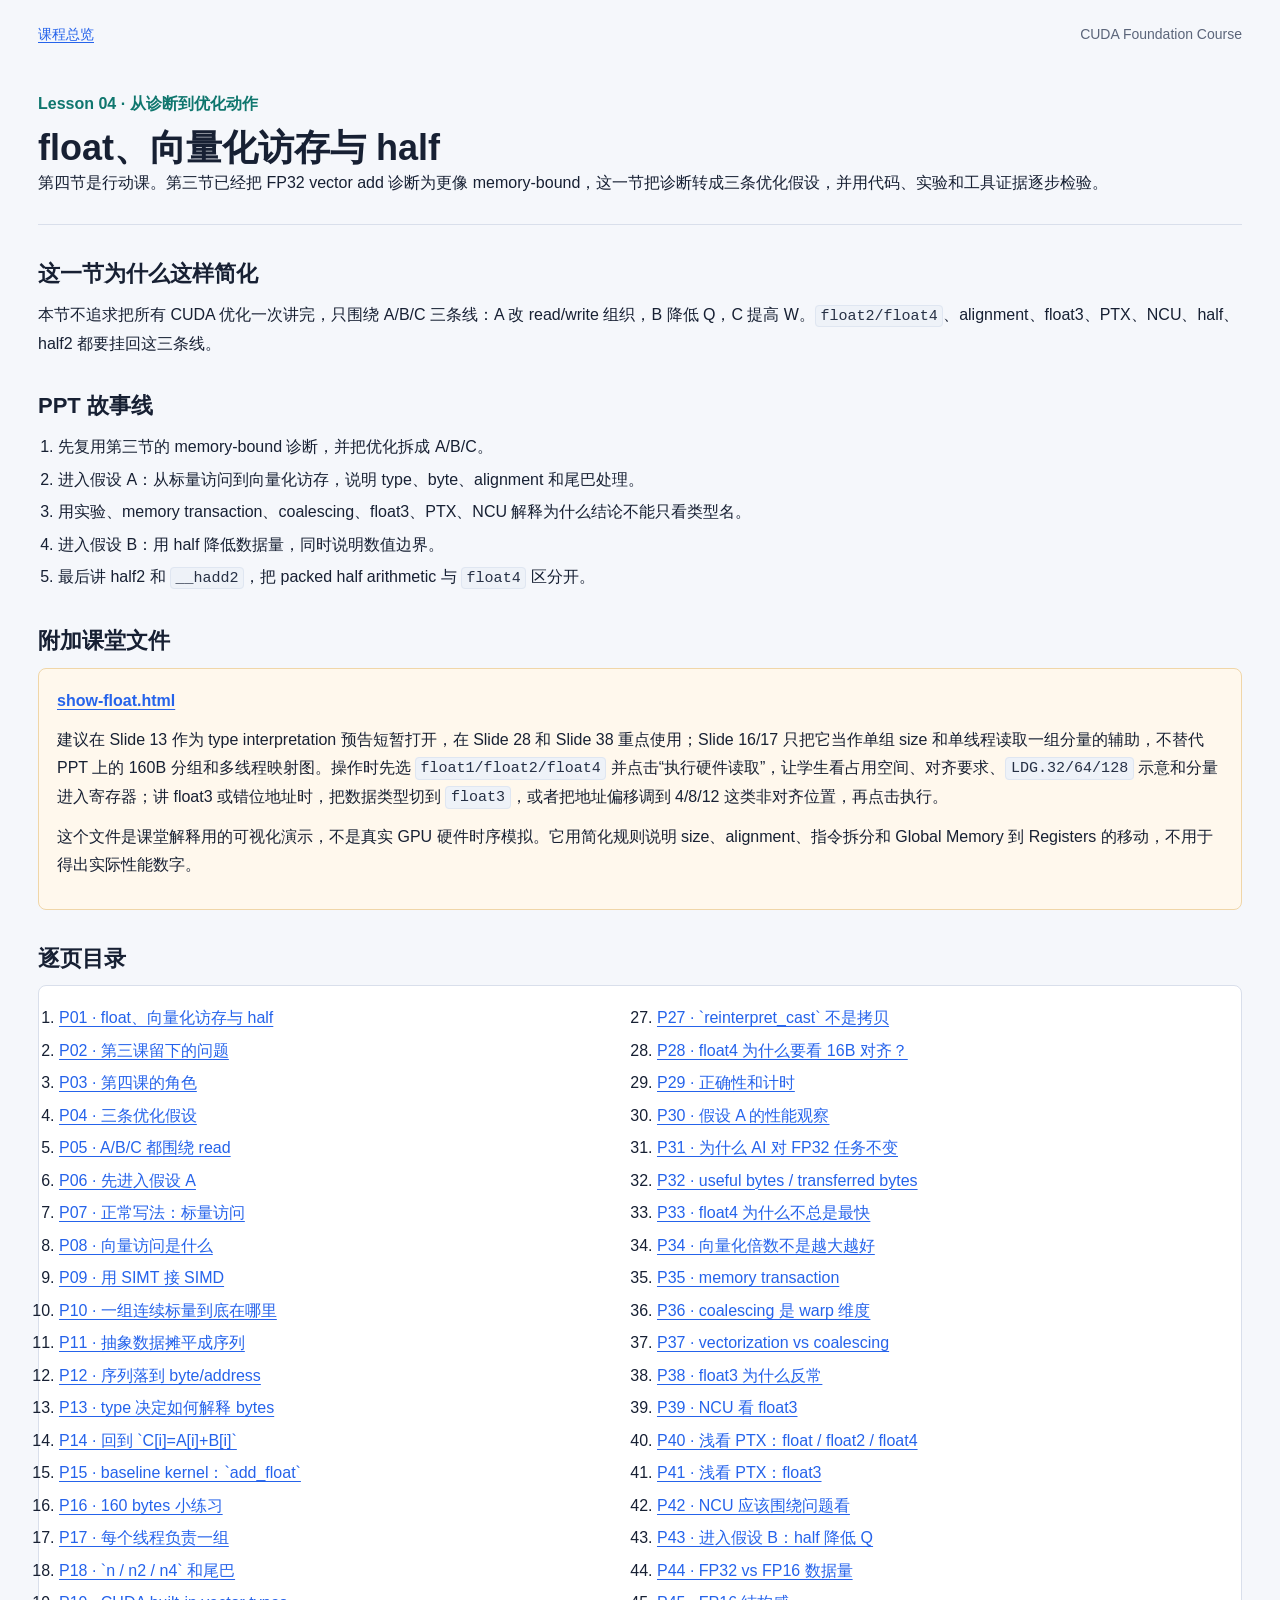
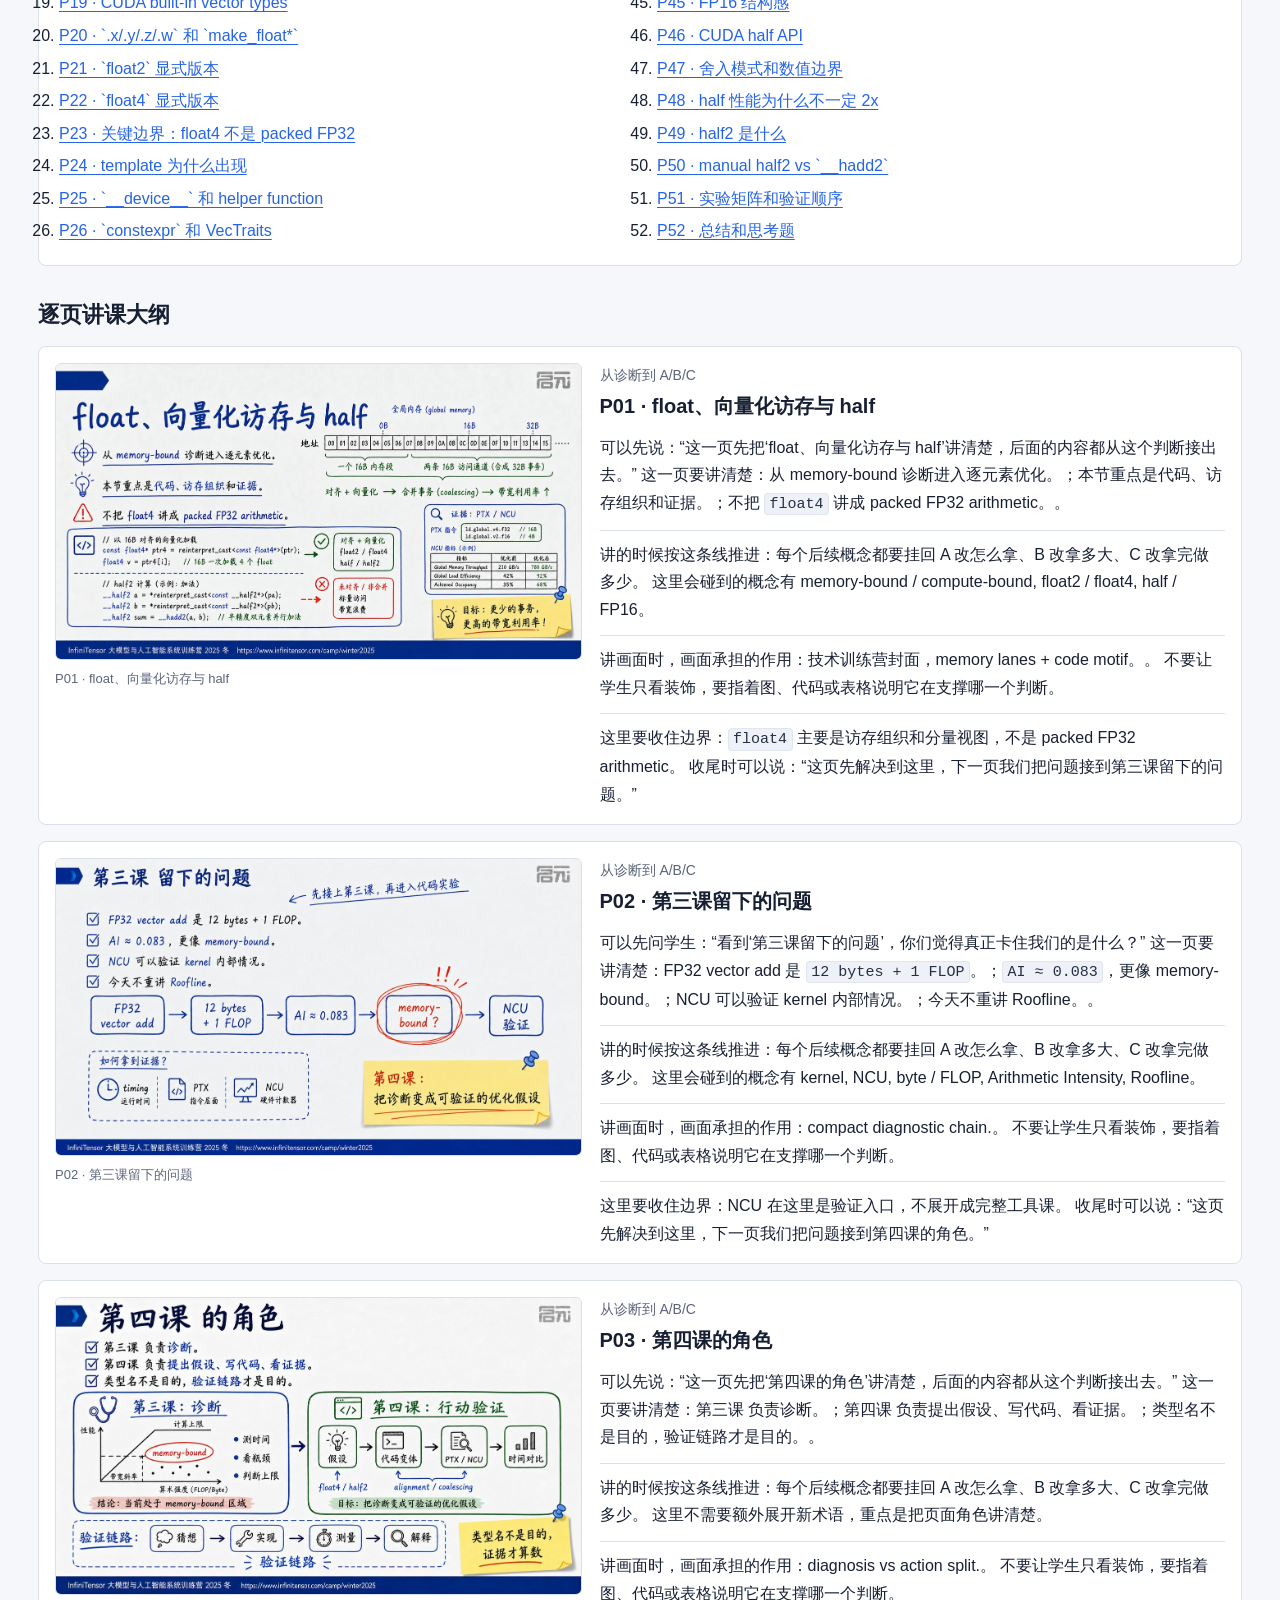
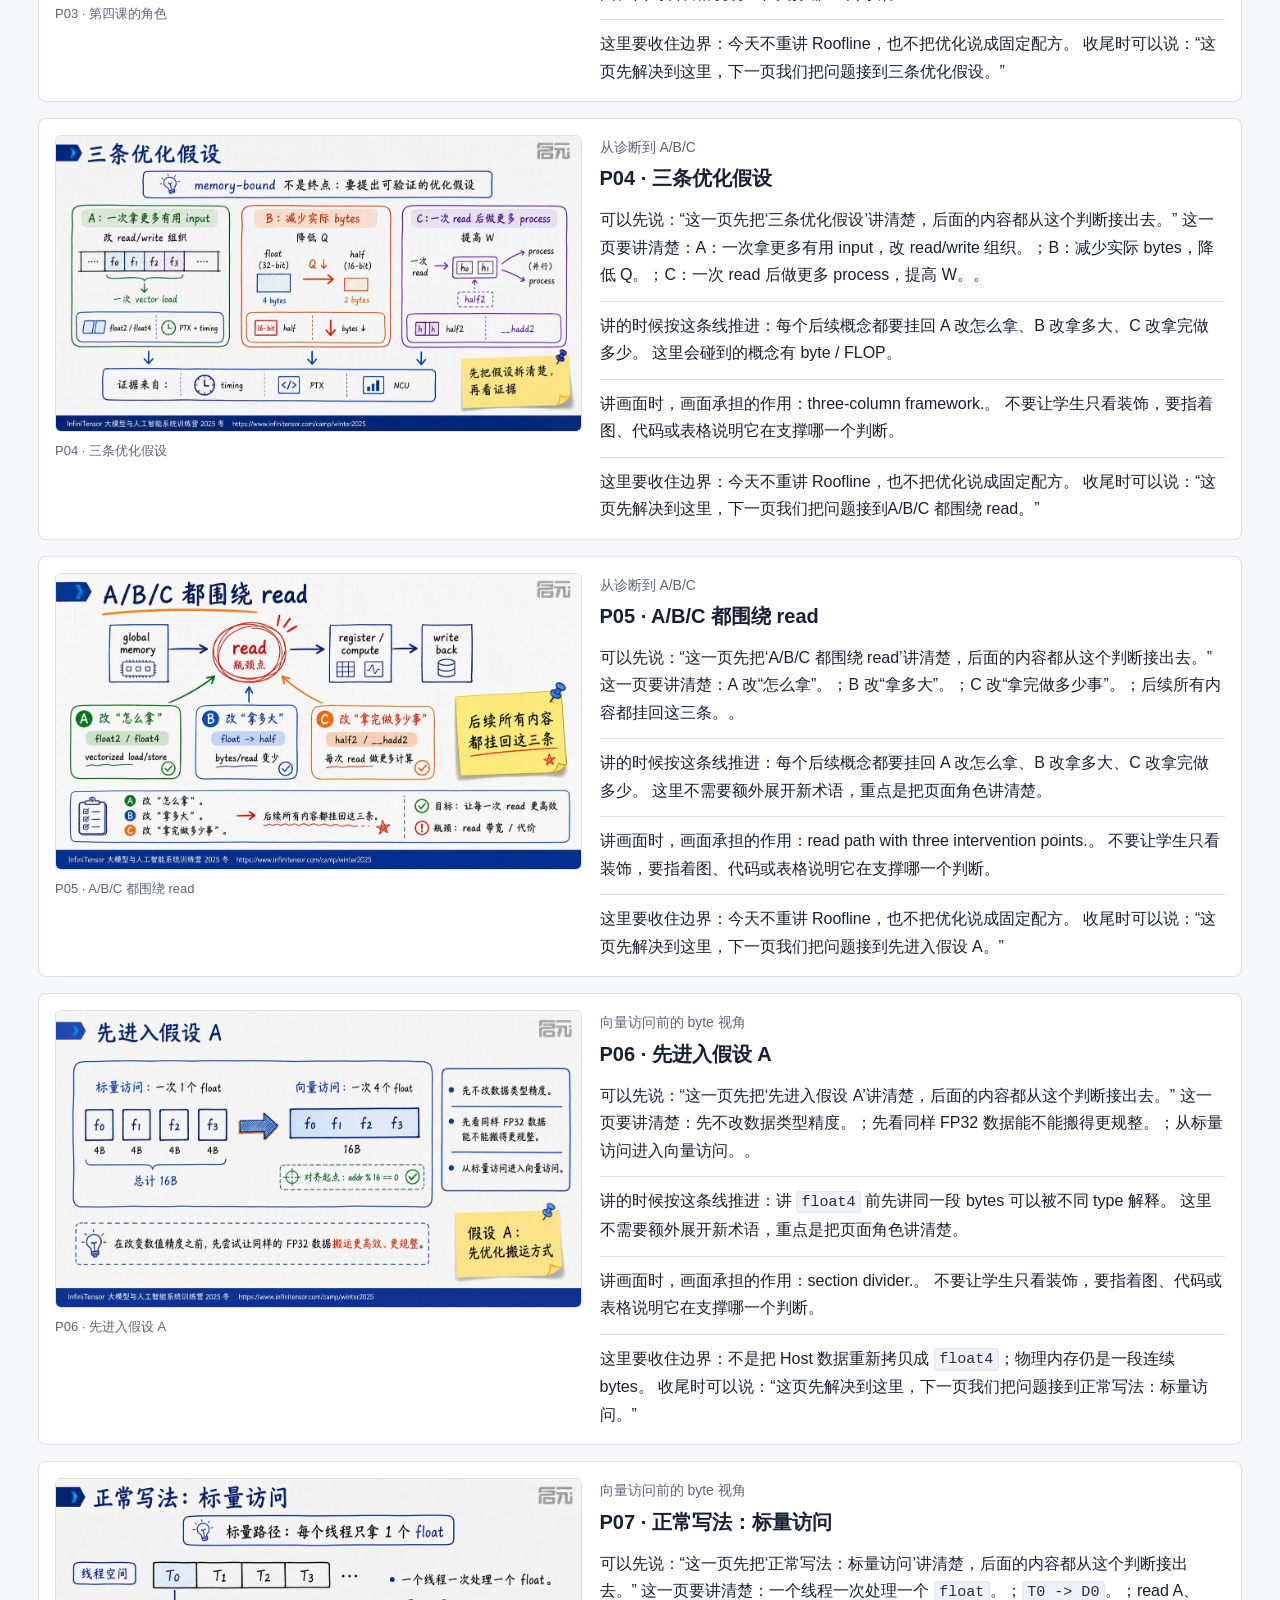
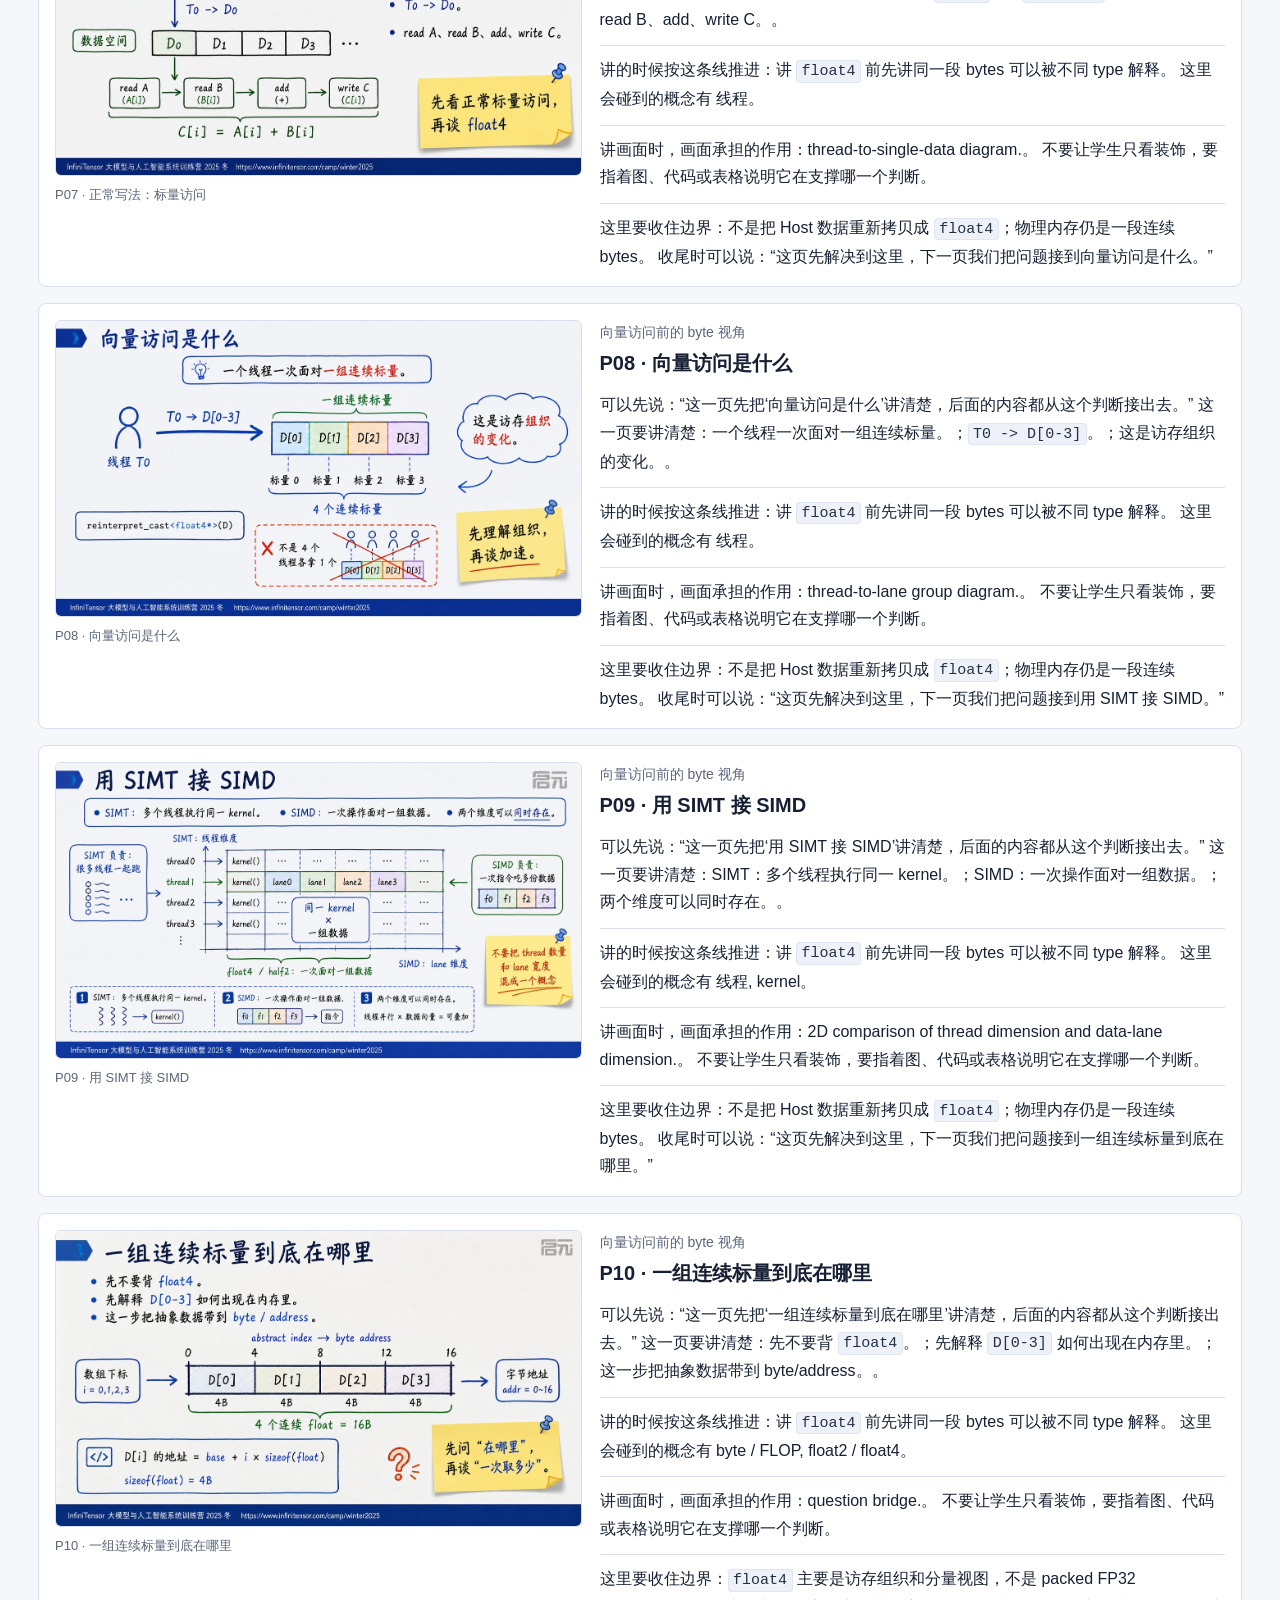
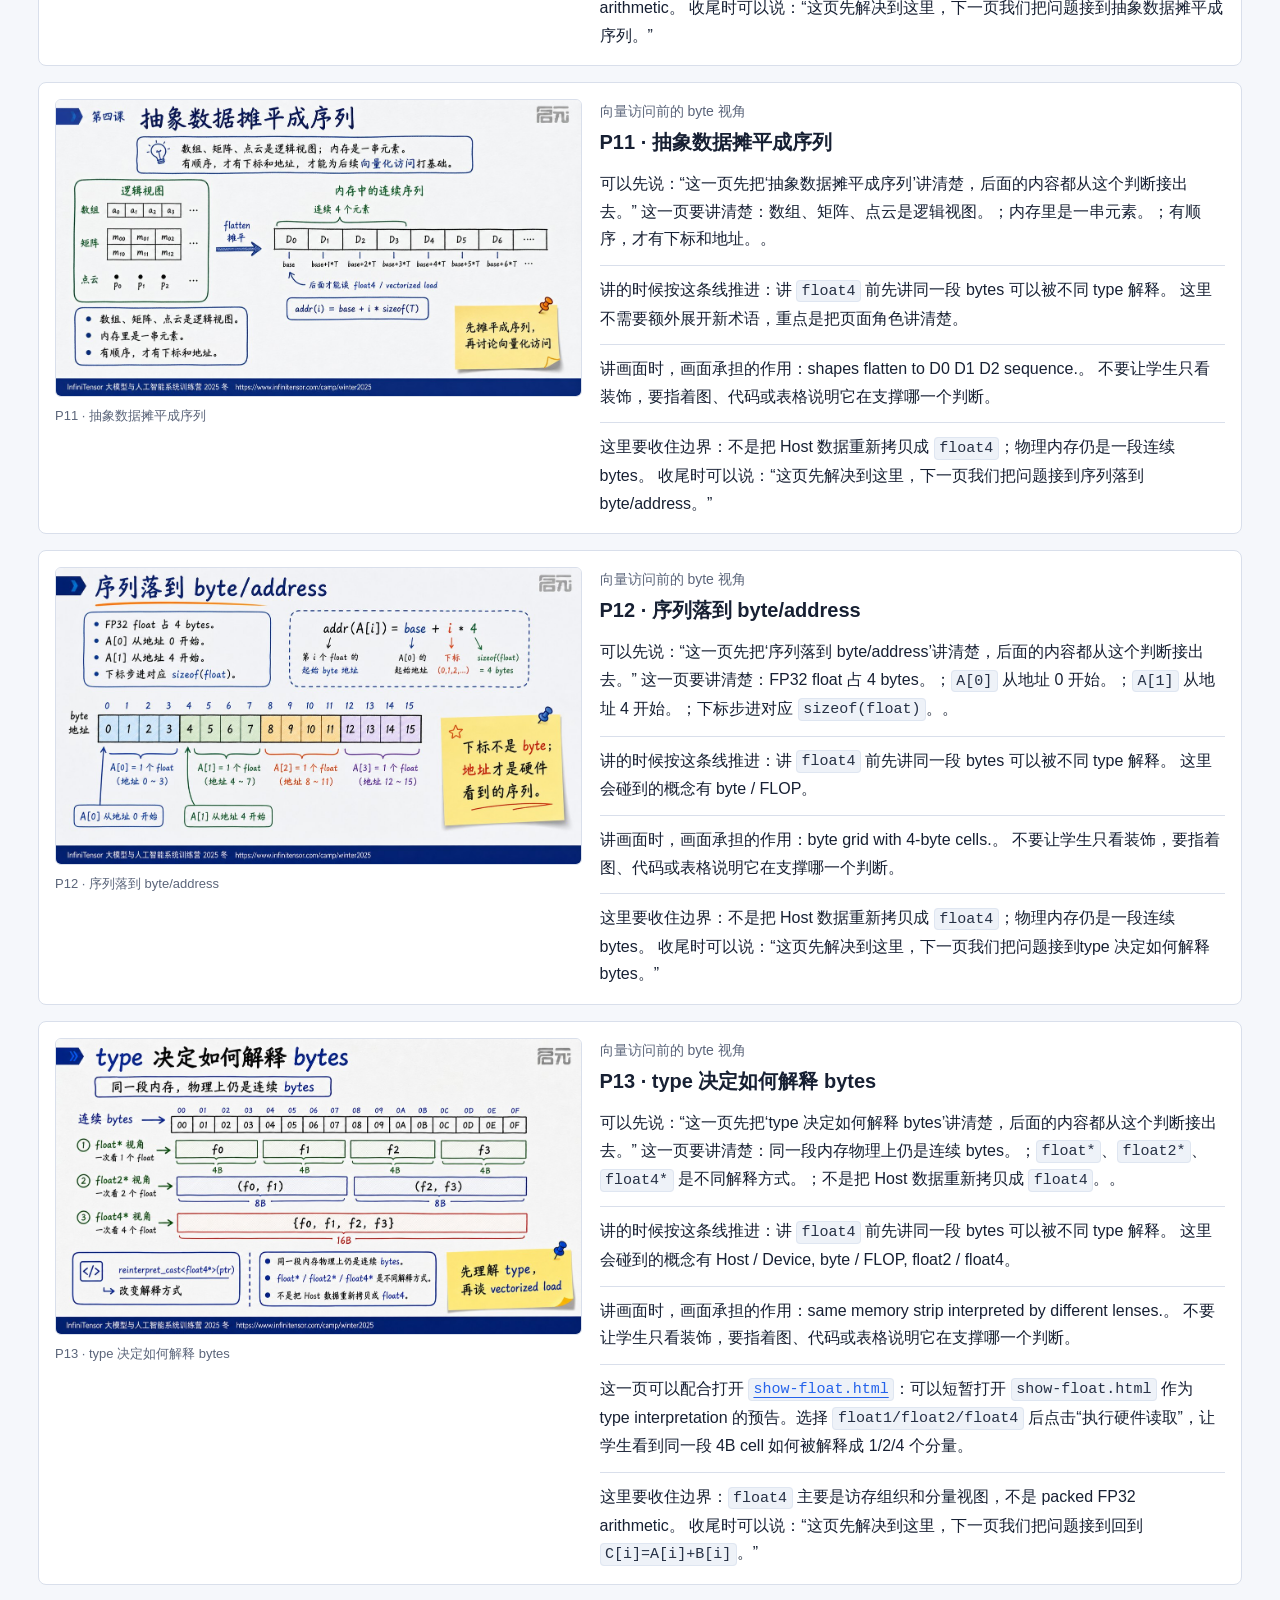
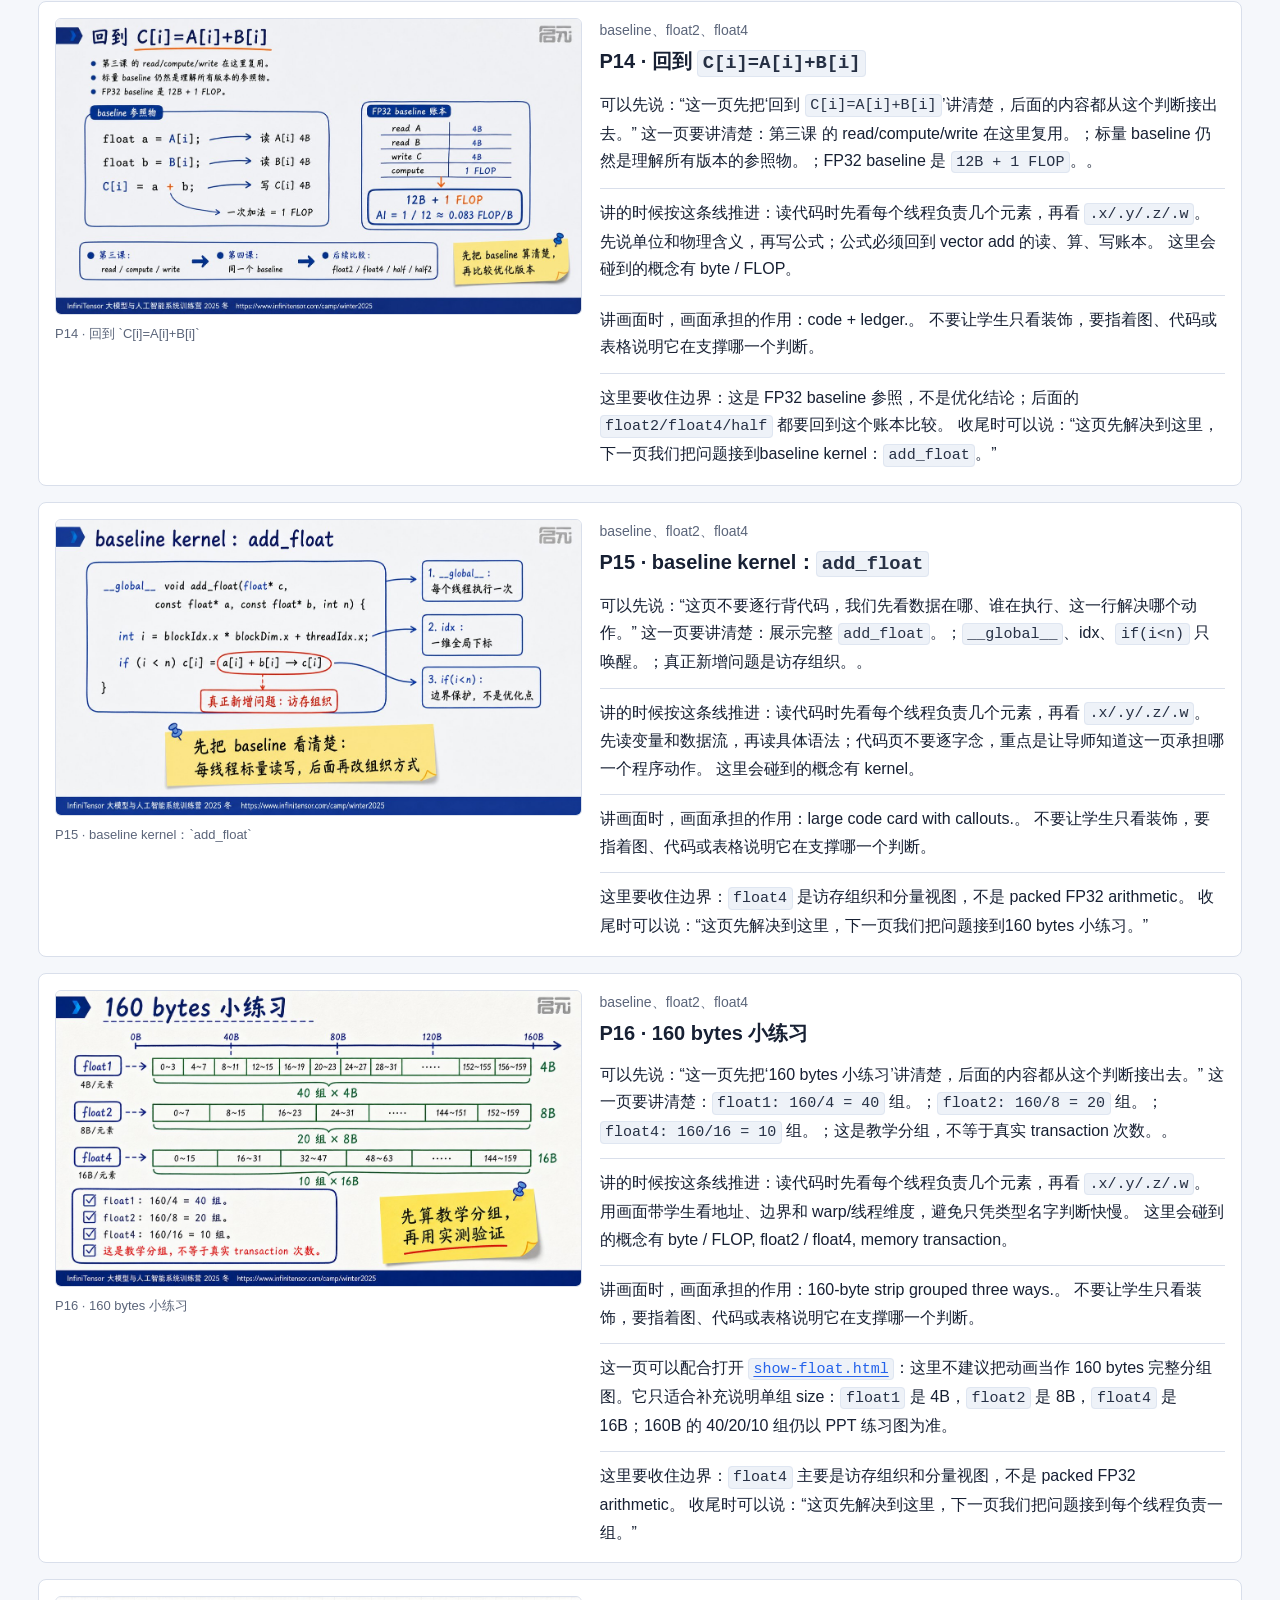
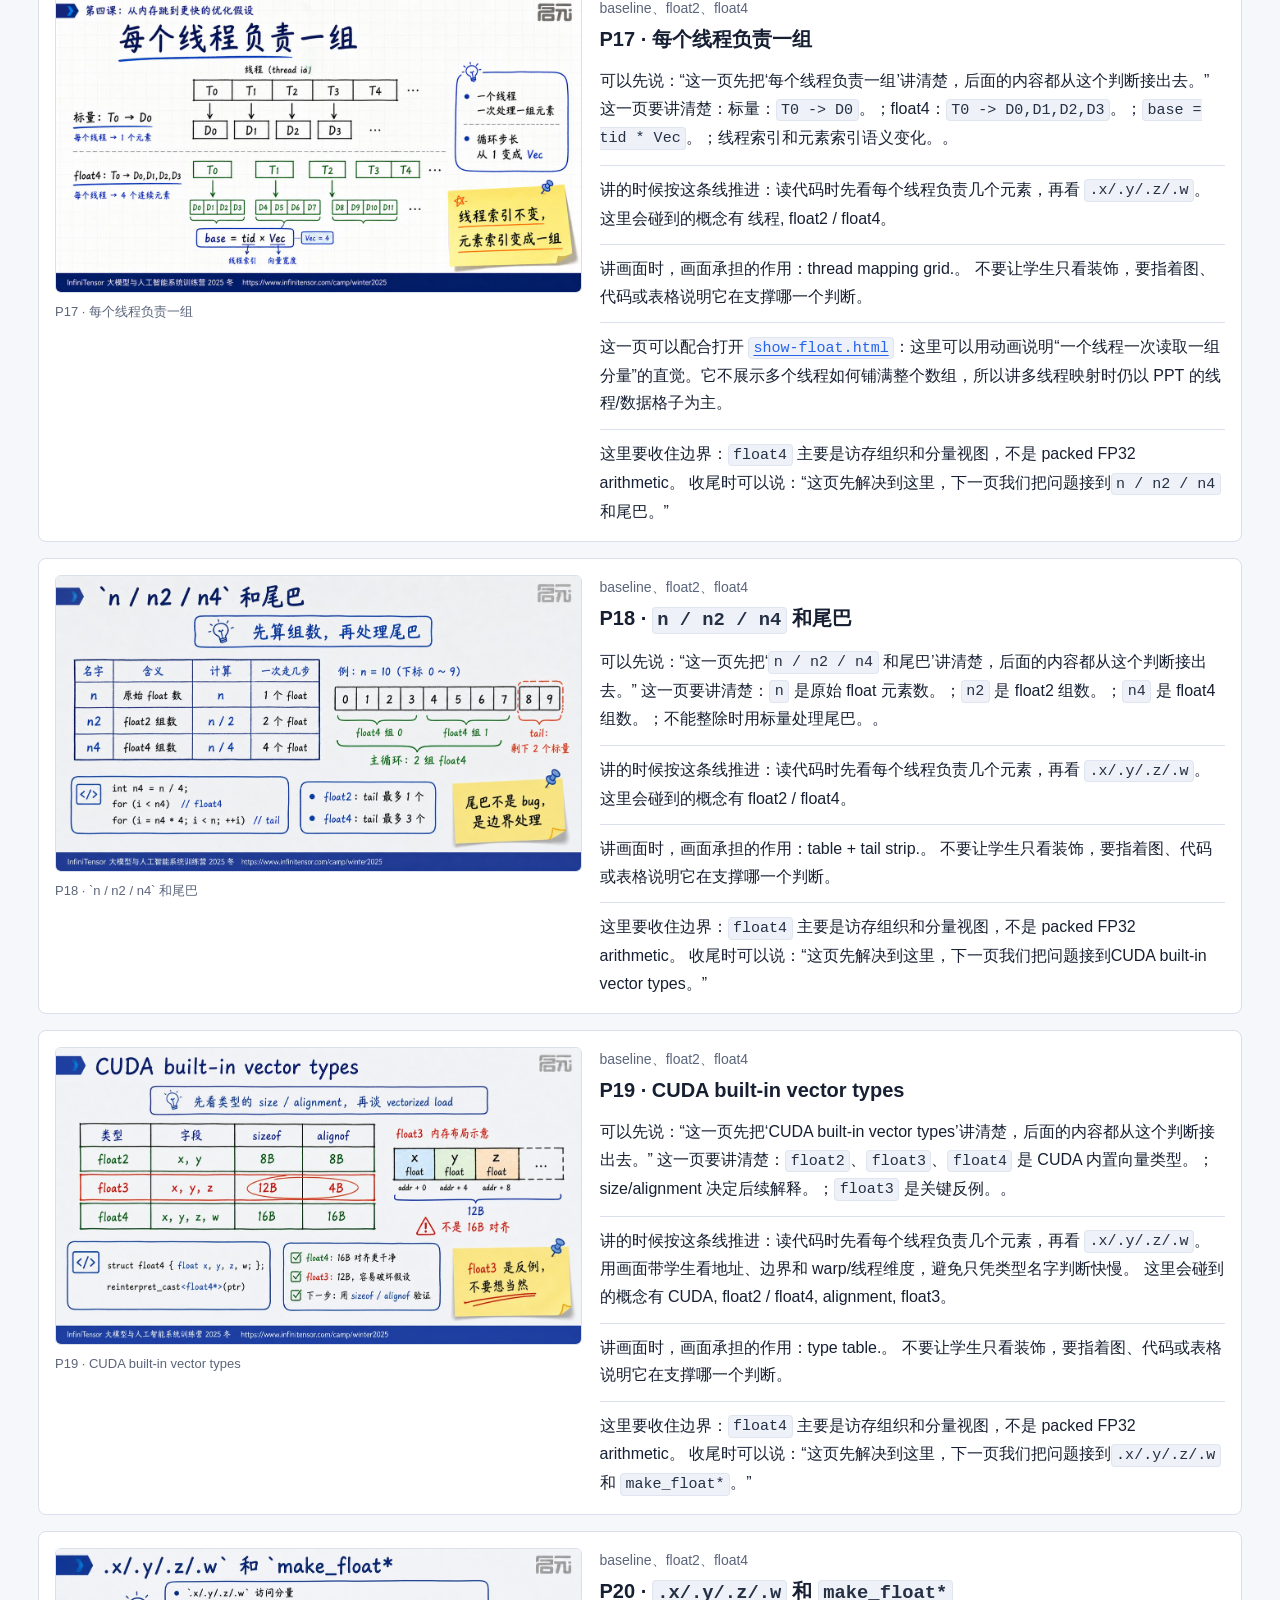
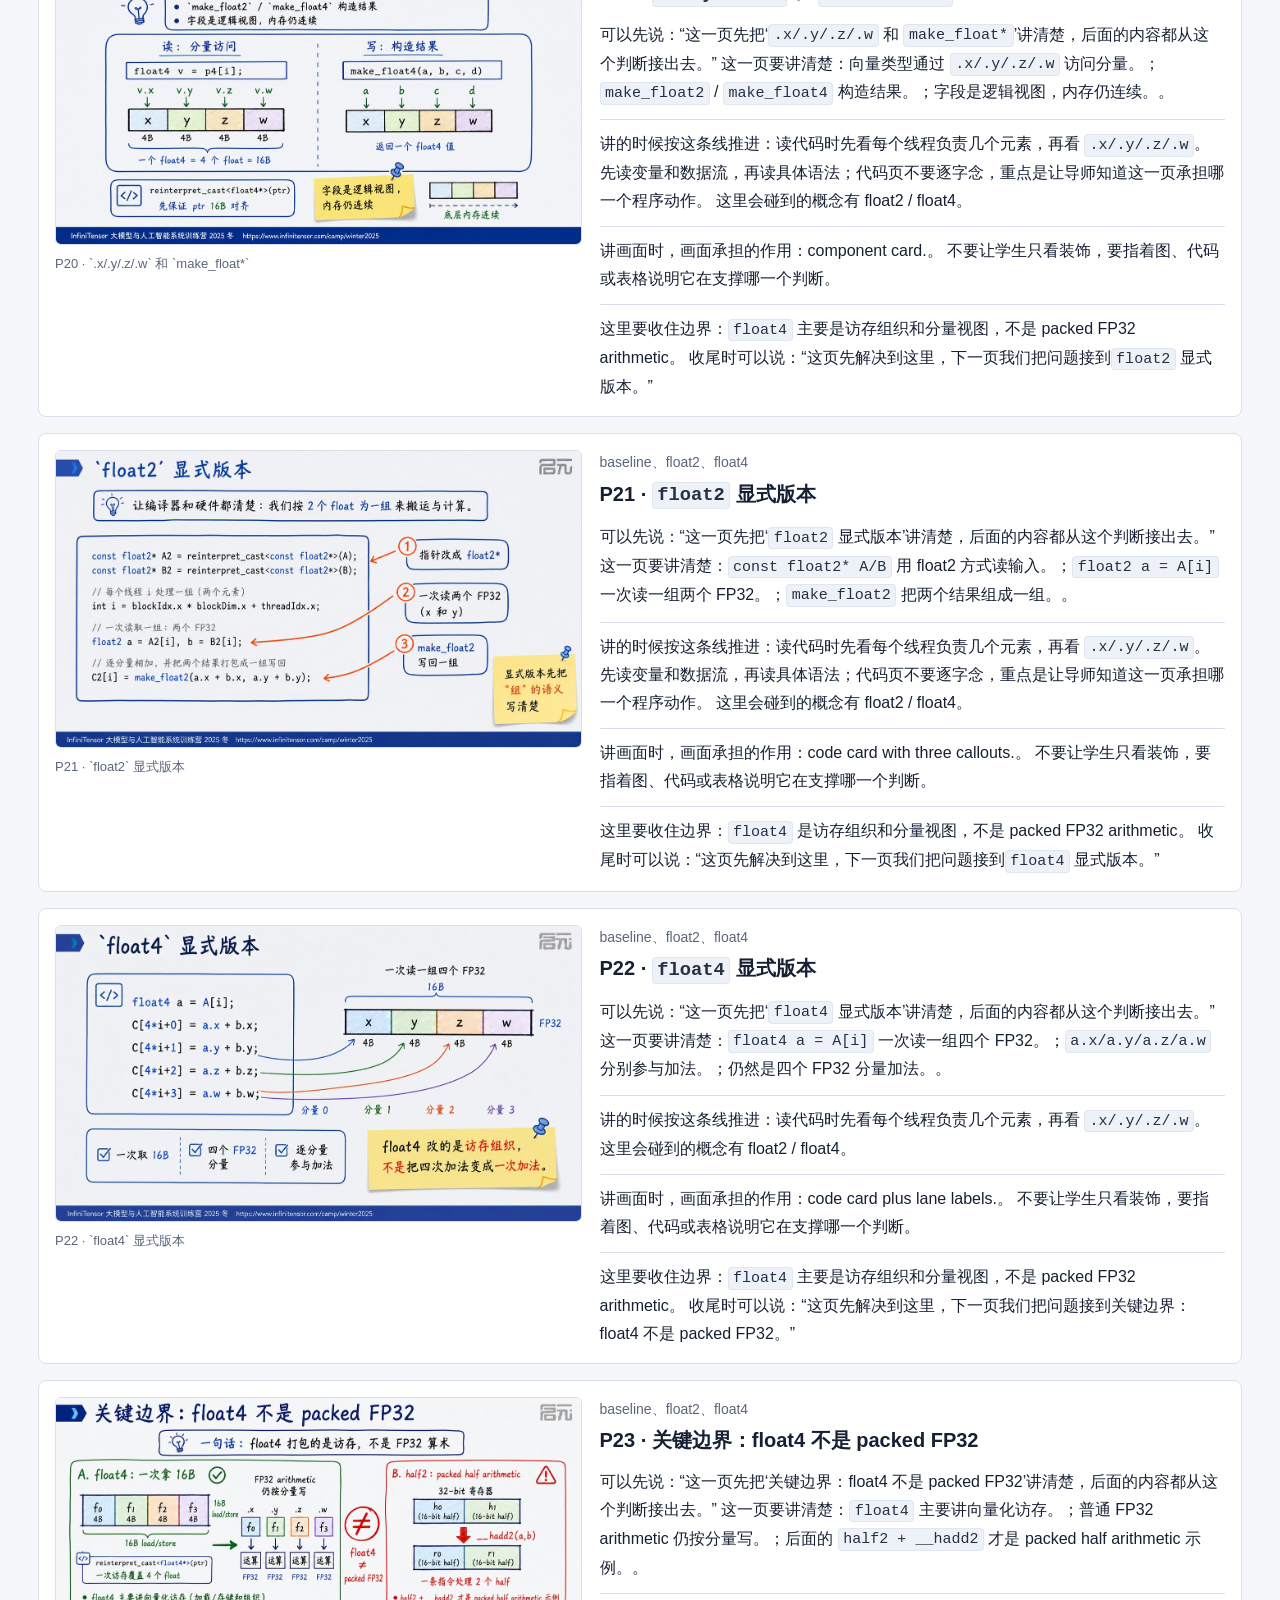
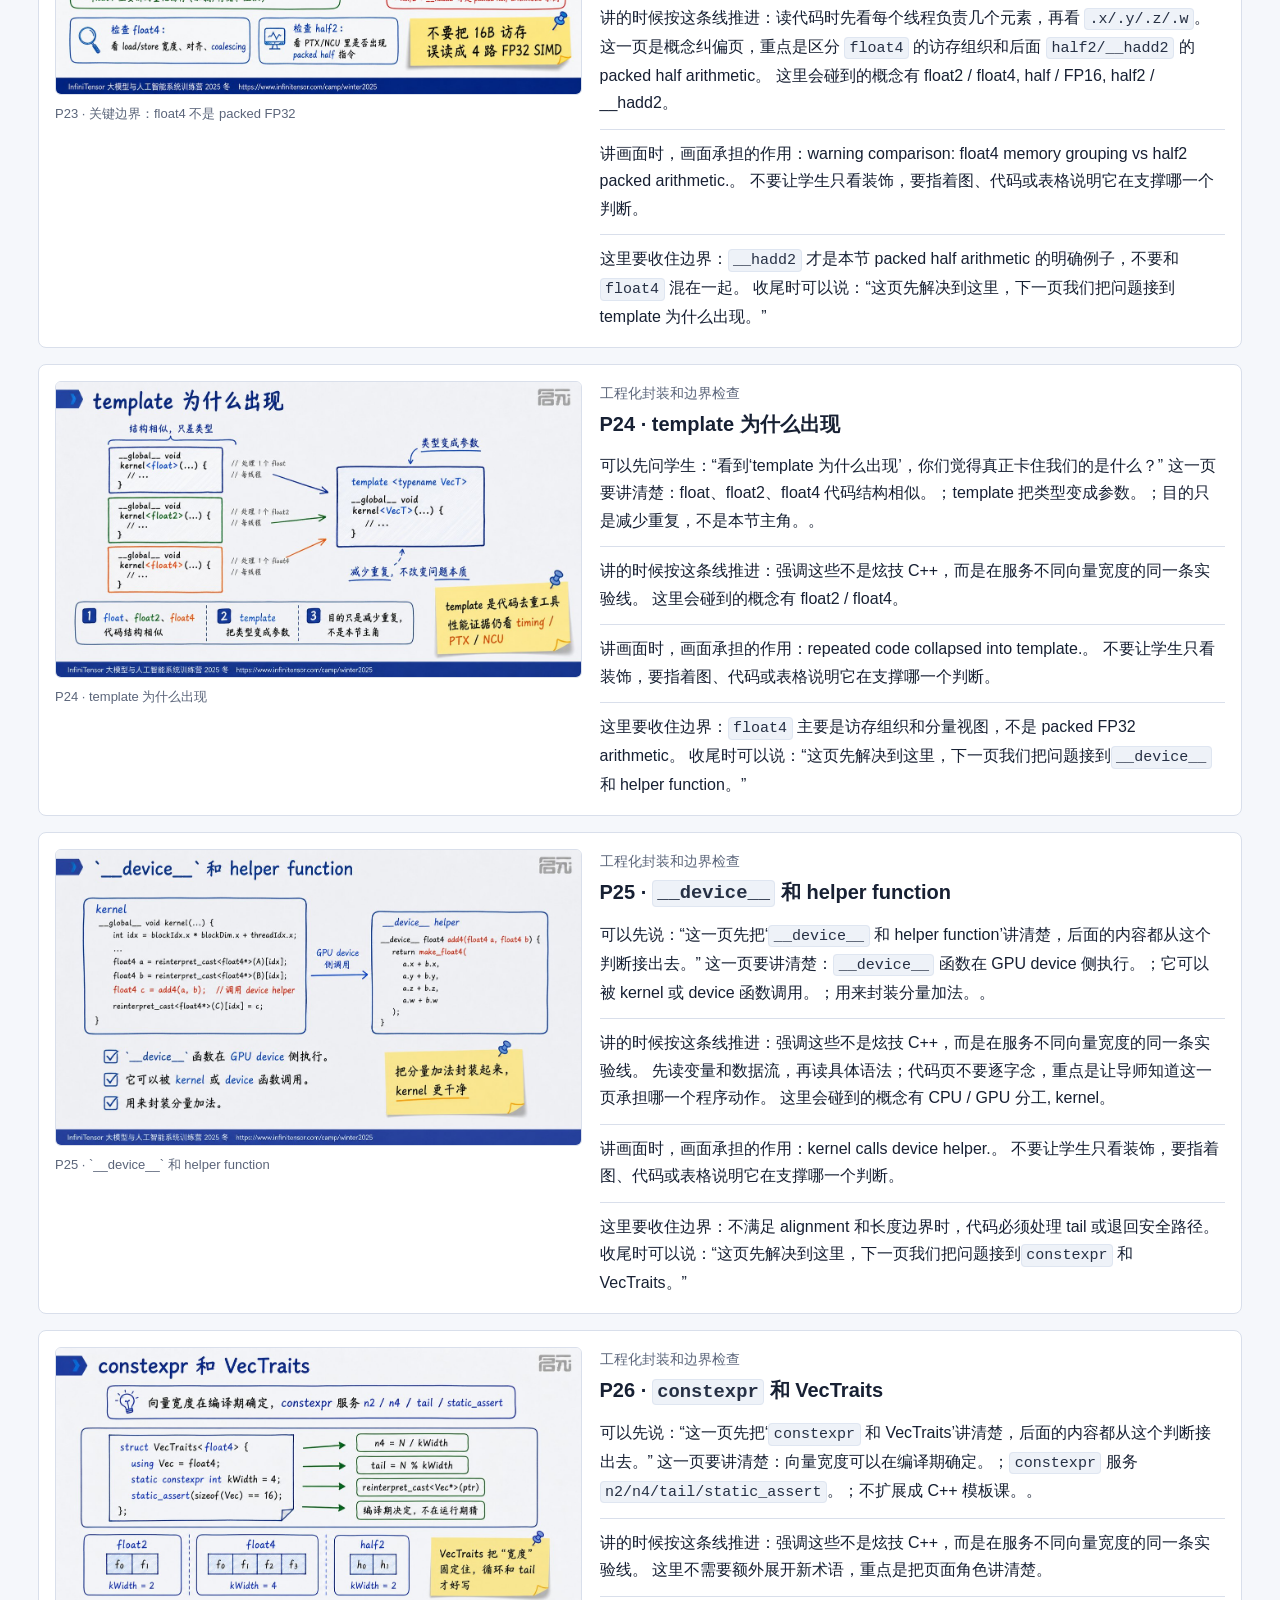
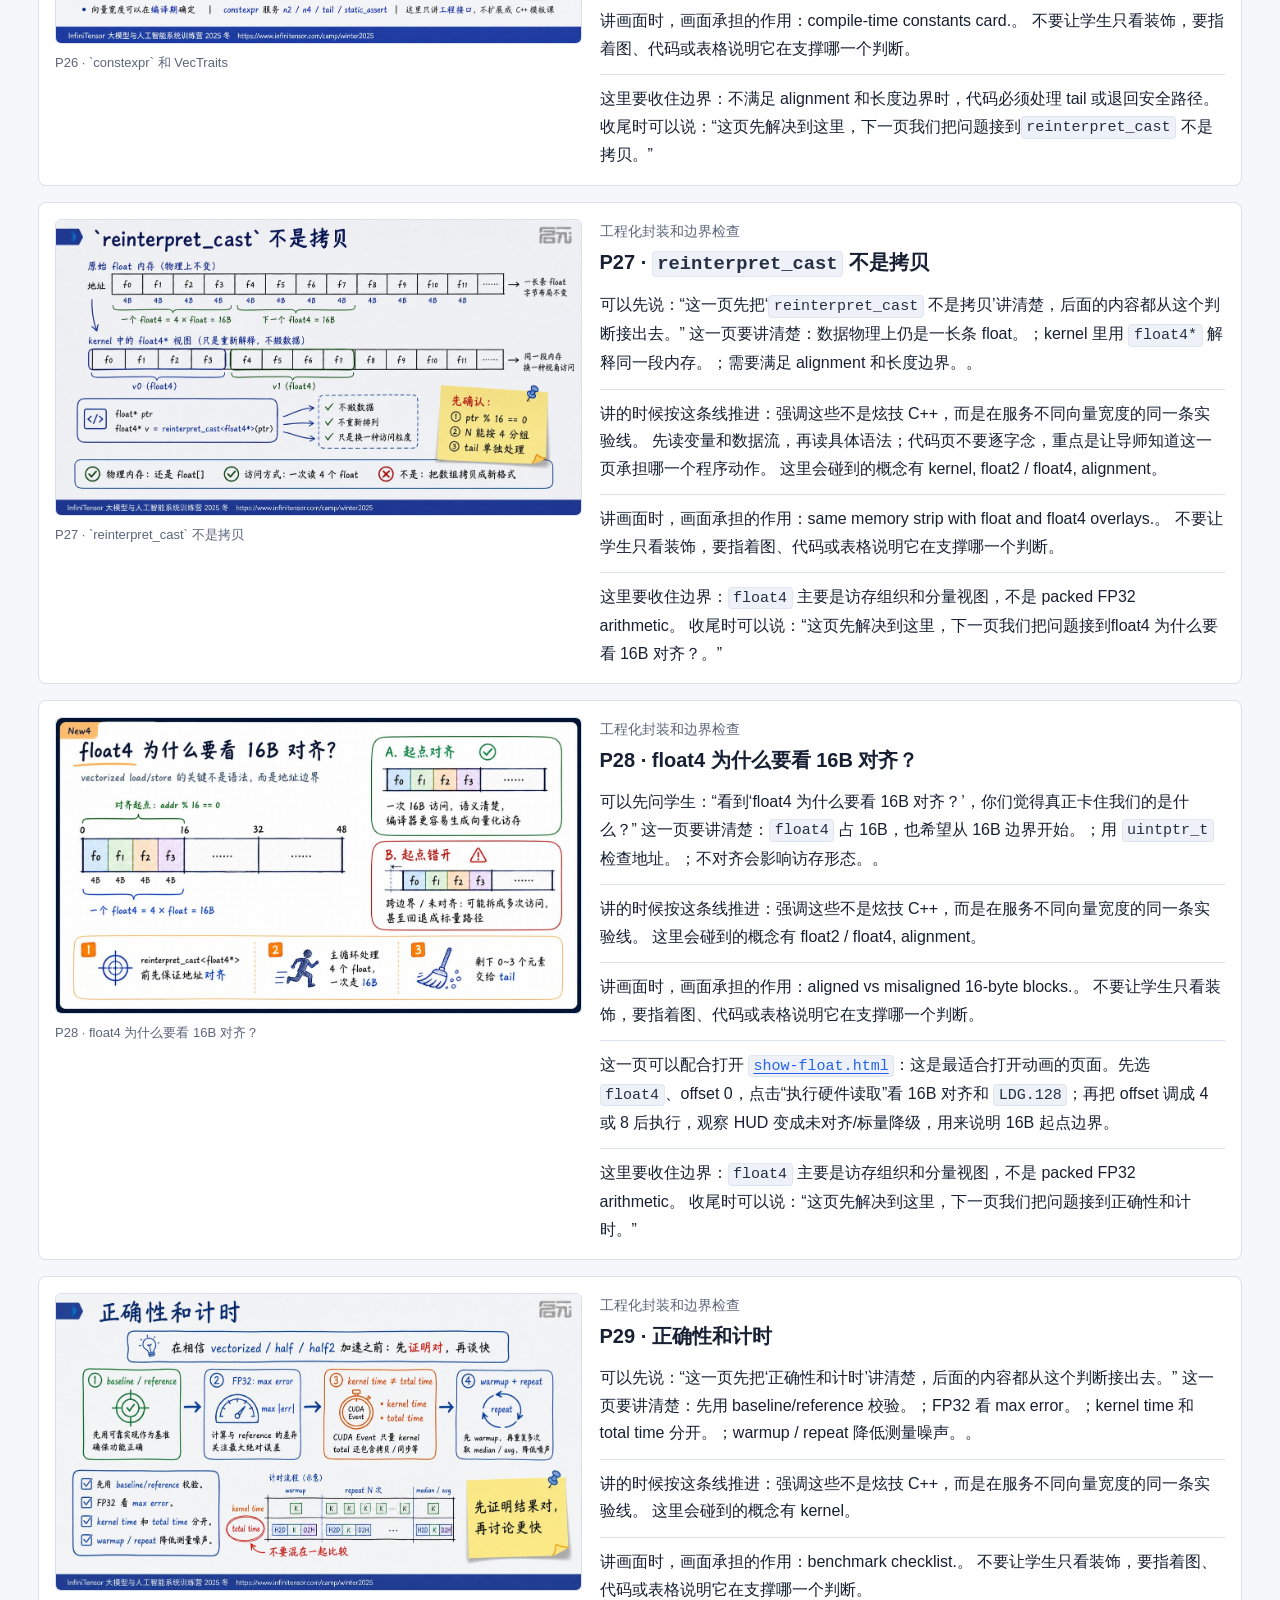
<file: CUDA并行编程/第四节课/outline.html>
<!doctype html>
<html lang="zh-CN">
<head>
<meta charset="utf-8">
<meta name="viewport" content="width=device-width, initial-scale=1">
<title>Lesson 04：float、向量化访存与 half</title>
<link rel="stylesheet" href="../assets/course.css">
</head>
<body>
<main class="page">
<nav class="topbar"><a href="../index.html">课程总览</a><span>CUDA Foundation Course</span></nav>
<header class="hero">
<p class="eyebrow">Lesson 04 · 从诊断到优化动作</p>
<h1>float、向量化访存与 half</h1>
<p>第四节是行动课。第三节已经把 FP32 vector add 诊断为更像 memory-bound，这一节把诊断转成三条优化假设，并用代码、实验和工具证据逐步检验。</p>
</header>
<section>
<h2>这一节为什么这样简化</h2>
<p>本节不追求把所有 CUDA 优化一次讲完，只围绕 A/B/C 三条线：A 改 read/write 组织，B 降低 Q，C 提高 W。<code>float2/float4</code>、alignment、float3、PTX、NCU、half、half2 都要挂回这三条线。</p>
</section>
<section>
<h2>PPT 故事线</h2>
<ol>
<li>先复用第三节的 memory-bound 诊断，并把优化拆成 A/B/C。</li>
<li>进入假设 A：从标量访问到向量化访存，说明 type、byte、alignment 和尾巴处理。</li>
<li>用实验、memory transaction、coalescing、float3、PTX、NCU 解释为什么结论不能只看类型名。</li>
<li>进入假设 B：用 half 降低数据量，同时说明数值边界。</li>
<li>最后讲 half2 和 <code>__hadd2</code>，把 packed half arithmetic 与 <code>float4</code> 区分开。</li>
</ol>
</section>
<section>
<h2>附加课堂文件</h2>
<div class="attachment">
<p><strong><a href="show-float.html">show-float.html</a></strong></p>
<p>建议在 Slide 13 作为 type interpretation 预告短暂打开，在 Slide 28 和 Slide 38 重点使用；Slide 16/17 只把它当作单组 size 和单线程读取一组分量的辅助，不替代 PPT 上的 160B 分组和多线程映射图。操作时先选 <code>float1/float2/float4</code> 并点击“执行硬件读取”，让学生看占用空间、对齐要求、<code>LDG.32/64/128</code> 示意和分量进入寄存器；讲 float3 或错位地址时，把数据类型切到 <code>float3</code>，或者把地址偏移调到 4/8/12 这类非对齐位置，再点击执行。</p>
<p>这个文件是课堂解释用的可视化演示，不是真实 GPU 硬件时序模拟。它用简化规则说明 size、alignment、指令拆分和 Global Memory 到 Registers 的移动，不用于得出实际性能数字。</p>
</div>
</section>
<section>
<h2>逐页目录</h2>
<ol class="toc">
<li><a href="#slide-01">P01 · float、向量化访存与 half</a></li>
<li><a href="#slide-02">P02 · 第三课留下的问题</a></li>
<li><a href="#slide-03">P03 · 第四课的角色</a></li>
<li><a href="#slide-04">P04 · 三条优化假设</a></li>
<li><a href="#slide-05">P05 · A/B/C 都围绕 read</a></li>
<li><a href="#slide-06">P06 · 先进入假设 A</a></li>
<li><a href="#slide-07">P07 · 正常写法：标量访问</a></li>
<li><a href="#slide-08">P08 · 向量访问是什么</a></li>
<li><a href="#slide-09">P09 · 用 SIMT 接 SIMD</a></li>
<li><a href="#slide-10">P10 · 一组连续标量到底在哪里</a></li>
<li><a href="#slide-11">P11 · 抽象数据摊平成序列</a></li>
<li><a href="#slide-12">P12 · 序列落到 byte/address</a></li>
<li><a href="#slide-13">P13 · type 决定如何解释 bytes</a></li>
<li><a href="#slide-14">P14 · 回到 `C[i]=A[i]+B[i]`</a></li>
<li><a href="#slide-15">P15 · baseline kernel：`add_float`</a></li>
<li><a href="#slide-16">P16 · 160 bytes 小练习</a></li>
<li><a href="#slide-17">P17 · 每个线程负责一组</a></li>
<li><a href="#slide-18">P18 · `n / n2 / n4` 和尾巴</a></li>
<li><a href="#slide-19">P19 · CUDA built-in vector types</a></li>
<li><a href="#slide-20">P20 · `.x/.y/.z/.w` 和 `make_float*`</a></li>
<li><a href="#slide-21">P21 · `float2` 显式版本</a></li>
<li><a href="#slide-22">P22 · `float4` 显式版本</a></li>
<li><a href="#slide-23">P23 · 关键边界：float4 不是 packed FP32</a></li>
<li><a href="#slide-24">P24 · template 为什么出现</a></li>
<li><a href="#slide-25">P25 · `__device__` 和 helper function</a></li>
<li><a href="#slide-26">P26 · `constexpr` 和 VecTraits</a></li>
<li><a href="#slide-27">P27 · `reinterpret_cast` 不是拷贝</a></li>
<li><a href="#slide-28">P28 · float4 为什么要看 16B 对齐？</a></li>
<li><a href="#slide-29">P29 · 正确性和计时</a></li>
<li><a href="#slide-30">P30 · 假设 A 的性能观察</a></li>
<li><a href="#slide-31">P31 · 为什么 AI 对 FP32 任务不变</a></li>
<li><a href="#slide-32">P32 · useful bytes / transferred bytes</a></li>
<li><a href="#slide-33">P33 · float4 为什么不总是最快</a></li>
<li><a href="#slide-34">P34 · 向量化倍数不是越大越好</a></li>
<li><a href="#slide-35">P35 · memory transaction</a></li>
<li><a href="#slide-36">P36 · coalescing 是 warp 维度</a></li>
<li><a href="#slide-37">P37 · vectorization vs coalescing</a></li>
<li><a href="#slide-38">P38 · float3 为什么反常</a></li>
<li><a href="#slide-39">P39 · NCU 看 float3</a></li>
<li><a href="#slide-40">P40 · 浅看 PTX：float / float2 / float4</a></li>
<li><a href="#slide-41">P41 · 浅看 PTX：float3</a></li>
<li><a href="#slide-42">P42 · NCU 应该围绕问题看</a></li>
<li><a href="#slide-43">P43 · 进入假设 B：half 降低 Q</a></li>
<li><a href="#slide-44">P44 · FP32 vs FP16 数据量</a></li>
<li><a href="#slide-45">P45 · FP16 结构感</a></li>
<li><a href="#slide-46">P46 · CUDA half API</a></li>
<li><a href="#slide-47">P47 · 舍入模式和数值边界</a></li>
<li><a href="#slide-48">P48 · half 性能为什么不一定 2x</a></li>
<li><a href="#slide-49">P49 · half2 是什么</a></li>
<li><a href="#slide-50">P50 · manual half2 vs `__hadd2`</a></li>
<li><a href="#slide-51">P51 · 实验矩阵和验证顺序</a></li>
<li><a href="#slide-52">P52 · 总结和思考题</a></li>
</ol>
</section>
<section>
<h2>逐页讲课大纲</h2>
<article class="slide-card" id="slide-01">
<figure class="slide-preview">
<img src="slide-previews/slide_01.jpg" alt="Lesson 04 slide 1 preview">
<figcaption>P01 · float、向量化访存与 half</figcaption>
</figure>
<div>
<div class="slide-meta">从诊断到 A/B/C</div>
<h3>P01 · float、向量化访存与 half</h3>
<div class="lecture-prose">
<p>可以先说：“这一页先把‘float、向量化访存与 half’讲清楚，后面的内容都从这个判断接出去。” 这一页要讲清楚：从 memory-bound 诊断进入逐元素优化。；本节重点是代码、访存组织和证据。；不把 <code>float4</code> 讲成 packed FP32 arithmetic。。</p>
<p>讲的时候按这条线推进：每个后续概念都要挂回 A 改怎么拿、B 改拿多大、C 改拿完做多少。 这里会碰到的概念有 memory-bound / compute-bound, float2 / float4, half / FP16。</p>
<p>讲画面时，画面承担的作用：技术训练营封面，memory lanes + code motif。。 不要让学生只看装饰，要指着图、代码或表格说明它在支撑哪一个判断。</p>
<p>这里要收住边界：<code>float4</code> 主要是访存组织和分量视图，不是 packed FP32 arithmetic。 收尾时可以说：“这页先解决到这里，下一页我们把问题接到第三课留下的问题。”</p>
</div>
</div>
</article>
<article class="slide-card" id="slide-02">
<figure class="slide-preview">
<img src="slide-previews/slide_02.jpg" alt="Lesson 04 slide 2 preview">
<figcaption>P02 · 第三课留下的问题</figcaption>
</figure>
<div>
<div class="slide-meta">从诊断到 A/B/C</div>
<h3>P02 · 第三课留下的问题</h3>
<div class="lecture-prose">
<p>可以先问学生：“看到‘第三课留下的问题’，你们觉得真正卡住我们的是什么？” 这一页要讲清楚：FP32 vector add 是 <code>12 bytes + 1 FLOP</code>。；<code>AI ≈ 0.083</code>，更像 memory-bound。；NCU 可以验证 kernel 内部情况。；今天不重讲 Roofline。。</p>
<p>讲的时候按这条线推进：每个后续概念都要挂回 A 改怎么拿、B 改拿多大、C 改拿完做多少。 这里会碰到的概念有 kernel, NCU, byte / FLOP, Arithmetic Intensity, Roofline。</p>
<p>讲画面时，画面承担的作用：compact diagnostic chain.。 不要让学生只看装饰，要指着图、代码或表格说明它在支撑哪一个判断。</p>
<p>这里要收住边界：NCU 在这里是验证入口，不展开成完整工具课。 收尾时可以说：“这页先解决到这里，下一页我们把问题接到第四课的角色。”</p>
</div>
</div>
</article>
<article class="slide-card" id="slide-03">
<figure class="slide-preview">
<img src="slide-previews/slide_03.jpg" alt="Lesson 04 slide 3 preview">
<figcaption>P03 · 第四课的角色</figcaption>
</figure>
<div>
<div class="slide-meta">从诊断到 A/B/C</div>
<h3>P03 · 第四课的角色</h3>
<div class="lecture-prose">
<p>可以先说：“这一页先把‘第四课的角色’讲清楚，后面的内容都从这个判断接出去。” 这一页要讲清楚：第三课 负责诊断。；第四课 负责提出假设、写代码、看证据。；类型名不是目的，验证链路才是目的。。</p>
<p>讲的时候按这条线推进：每个后续概念都要挂回 A 改怎么拿、B 改拿多大、C 改拿完做多少。 这里不需要额外展开新术语，重点是把页面角色讲清楚。</p>
<p>讲画面时，画面承担的作用：diagnosis vs action split.。 不要让学生只看装饰，要指着图、代码或表格说明它在支撑哪一个判断。</p>
<p>这里要收住边界：今天不重讲 Roofline，也不把优化说成固定配方。 收尾时可以说：“这页先解决到这里，下一页我们把问题接到三条优化假设。”</p>
</div>
</div>
</article>
<article class="slide-card" id="slide-04">
<figure class="slide-preview">
<img src="slide-previews/slide_04.jpg" alt="Lesson 04 slide 4 preview">
<figcaption>P04 · 三条优化假设</figcaption>
</figure>
<div>
<div class="slide-meta">从诊断到 A/B/C</div>
<h3>P04 · 三条优化假设</h3>
<div class="lecture-prose">
<p>可以先说：“这一页先把‘三条优化假设’讲清楚，后面的内容都从这个判断接出去。” 这一页要讲清楚：A：一次拿更多有用 input，改 read/write 组织。；B：减少实际 bytes，降低 Q。；C：一次 read 后做更多 process，提高 W。。</p>
<p>讲的时候按这条线推进：每个后续概念都要挂回 A 改怎么拿、B 改拿多大、C 改拿完做多少。 这里会碰到的概念有 byte / FLOP。</p>
<p>讲画面时，画面承担的作用：three-column framework.。 不要让学生只看装饰，要指着图、代码或表格说明它在支撑哪一个判断。</p>
<p>这里要收住边界：今天不重讲 Roofline，也不把优化说成固定配方。 收尾时可以说：“这页先解决到这里，下一页我们把问题接到A/B/C 都围绕 read。”</p>
</div>
</div>
</article>
<article class="slide-card" id="slide-05">
<figure class="slide-preview">
<img src="slide-previews/slide_05.jpg" alt="Lesson 04 slide 5 preview">
<figcaption>P05 · A/B/C 都围绕 read</figcaption>
</figure>
<div>
<div class="slide-meta">从诊断到 A/B/C</div>
<h3>P05 · A/B/C 都围绕 read</h3>
<div class="lecture-prose">
<p>可以先说：“这一页先把‘A/B/C 都围绕 read’讲清楚，后面的内容都从这个判断接出去。” 这一页要讲清楚：A 改“怎么拿”。；B 改“拿多大”。；C 改“拿完做多少事”。；后续所有内容都挂回这三条。。</p>
<p>讲的时候按这条线推进：每个后续概念都要挂回 A 改怎么拿、B 改拿多大、C 改拿完做多少。 这里不需要额外展开新术语，重点是把页面角色讲清楚。</p>
<p>讲画面时，画面承担的作用：read path with three intervention points.。 不要让学生只看装饰，要指着图、代码或表格说明它在支撑哪一个判断。</p>
<p>这里要收住边界：今天不重讲 Roofline，也不把优化说成固定配方。 收尾时可以说：“这页先解决到这里，下一页我们把问题接到先进入假设 A。”</p>
</div>
</div>
</article>
<article class="slide-card" id="slide-06">
<figure class="slide-preview">
<img src="slide-previews/slide_06.jpg" alt="Lesson 04 slide 6 preview">
<figcaption>P06 · 先进入假设 A</figcaption>
</figure>
<div>
<div class="slide-meta">向量访问前的 byte 视角</div>
<h3>P06 · 先进入假设 A</h3>
<div class="lecture-prose">
<p>可以先说：“这一页先把‘先进入假设 A’讲清楚，后面的内容都从这个判断接出去。” 这一页要讲清楚：先不改数据类型精度。；先看同样 FP32 数据能不能搬得更规整。；从标量访问进入向量访问。。</p>
<p>讲的时候按这条线推进：讲 <code>float4</code> 前先讲同一段 bytes 可以被不同 type 解释。 这里不需要额外展开新术语，重点是把页面角色讲清楚。</p>
<p>讲画面时，画面承担的作用：section divider.。 不要让学生只看装饰，要指着图、代码或表格说明它在支撑哪一个判断。</p>
<p>这里要收住边界：不是把 Host 数据重新拷贝成 <code>float4</code>；物理内存仍是一段连续 bytes。 收尾时可以说：“这页先解决到这里，下一页我们把问题接到正常写法：标量访问。”</p>
</div>
</div>
</article>
<article class="slide-card" id="slide-07">
<figure class="slide-preview">
<img src="slide-previews/slide_07.jpg" alt="Lesson 04 slide 7 preview">
<figcaption>P07 · 正常写法：标量访问</figcaption>
</figure>
<div>
<div class="slide-meta">向量访问前的 byte 视角</div>
<h3>P07 · 正常写法：标量访问</h3>
<div class="lecture-prose">
<p>可以先说：“这一页先把‘正常写法：标量访问’讲清楚，后面的内容都从这个判断接出去。” 这一页要讲清楚：一个线程一次处理一个 <code>float</code>。；<code>T0 -&gt; D0</code>。；read A、read B、add、write C。。</p>
<p>讲的时候按这条线推进：讲 <code>float4</code> 前先讲同一段 bytes 可以被不同 type 解释。 这里会碰到的概念有 线程。</p>
<p>讲画面时，画面承担的作用：thread-to-single-data diagram.。 不要让学生只看装饰，要指着图、代码或表格说明它在支撑哪一个判断。</p>
<p>这里要收住边界：不是把 Host 数据重新拷贝成 <code>float4</code>；物理内存仍是一段连续 bytes。 收尾时可以说：“这页先解决到这里，下一页我们把问题接到向量访问是什么。”</p>
</div>
</div>
</article>
<article class="slide-card" id="slide-08">
<figure class="slide-preview">
<img src="slide-previews/slide_08.jpg" alt="Lesson 04 slide 8 preview">
<figcaption>P08 · 向量访问是什么</figcaption>
</figure>
<div>
<div class="slide-meta">向量访问前的 byte 视角</div>
<h3>P08 · 向量访问是什么</h3>
<div class="lecture-prose">
<p>可以先说：“这一页先把‘向量访问是什么’讲清楚，后面的内容都从这个判断接出去。” 这一页要讲清楚：一个线程一次面对一组连续标量。；<code>T0 -&gt; D[0-3]</code>。；这是访存组织的变化。。</p>
<p>讲的时候按这条线推进：讲 <code>float4</code> 前先讲同一段 bytes 可以被不同 type 解释。 这里会碰到的概念有 线程。</p>
<p>讲画面时，画面承担的作用：thread-to-lane group diagram.。 不要让学生只看装饰，要指着图、代码或表格说明它在支撑哪一个判断。</p>
<p>这里要收住边界：不是把 Host 数据重新拷贝成 <code>float4</code>；物理内存仍是一段连续 bytes。 收尾时可以说：“这页先解决到这里，下一页我们把问题接到用 SIMT 接 SIMD。”</p>
</div>
</div>
</article>
<article class="slide-card" id="slide-09">
<figure class="slide-preview">
<img src="slide-previews/slide_09.jpg" alt="Lesson 04 slide 9 preview">
<figcaption>P09 · 用 SIMT 接 SIMD</figcaption>
</figure>
<div>
<div class="slide-meta">向量访问前的 byte 视角</div>
<h3>P09 · 用 SIMT 接 SIMD</h3>
<div class="lecture-prose">
<p>可以先说：“这一页先把‘用 SIMT 接 SIMD’讲清楚，后面的内容都从这个判断接出去。” 这一页要讲清楚：SIMT：多个线程执行同一 kernel。；SIMD：一次操作面对一组数据。；两个维度可以同时存在。。</p>
<p>讲的时候按这条线推进：讲 <code>float4</code> 前先讲同一段 bytes 可以被不同 type 解释。 这里会碰到的概念有 线程, kernel。</p>
<p>讲画面时，画面承担的作用：2D comparison of thread dimension and data-lane dimension.。 不要让学生只看装饰，要指着图、代码或表格说明它在支撑哪一个判断。</p>
<p>这里要收住边界：不是把 Host 数据重新拷贝成 <code>float4</code>；物理内存仍是一段连续 bytes。 收尾时可以说：“这页先解决到这里，下一页我们把问题接到一组连续标量到底在哪里。”</p>
</div>
</div>
</article>
<article class="slide-card" id="slide-10">
<figure class="slide-preview">
<img src="slide-previews/slide_10.jpg" alt="Lesson 04 slide 10 preview">
<figcaption>P10 · 一组连续标量到底在哪里</figcaption>
</figure>
<div>
<div class="slide-meta">向量访问前的 byte 视角</div>
<h3>P10 · 一组连续标量到底在哪里</h3>
<div class="lecture-prose">
<p>可以先说：“这一页先把‘一组连续标量到底在哪里’讲清楚，后面的内容都从这个判断接出去。” 这一页要讲清楚：先不要背 <code>float4</code>。；先解释 <code>D[0-3]</code> 如何出现在内存里。；这一步把抽象数据带到 byte/address。。</p>
<p>讲的时候按这条线推进：讲 <code>float4</code> 前先讲同一段 bytes 可以被不同 type 解释。 这里会碰到的概念有 byte / FLOP, float2 / float4。</p>
<p>讲画面时，画面承担的作用：question bridge.。 不要让学生只看装饰，要指着图、代码或表格说明它在支撑哪一个判断。</p>
<p>这里要收住边界：<code>float4</code> 主要是访存组织和分量视图，不是 packed FP32 arithmetic。 收尾时可以说：“这页先解决到这里，下一页我们把问题接到抽象数据摊平成序列。”</p>
</div>
</div>
</article>
<article class="slide-card" id="slide-11">
<figure class="slide-preview">
<img src="slide-previews/slide_11.jpg" alt="Lesson 04 slide 11 preview">
<figcaption>P11 · 抽象数据摊平成序列</figcaption>
</figure>
<div>
<div class="slide-meta">向量访问前的 byte 视角</div>
<h3>P11 · 抽象数据摊平成序列</h3>
<div class="lecture-prose">
<p>可以先说：“这一页先把‘抽象数据摊平成序列’讲清楚，后面的内容都从这个判断接出去。” 这一页要讲清楚：数组、矩阵、点云是逻辑视图。；内存里是一串元素。；有顺序，才有下标和地址。。</p>
<p>讲的时候按这条线推进：讲 <code>float4</code> 前先讲同一段 bytes 可以被不同 type 解释。 这里不需要额外展开新术语，重点是把页面角色讲清楚。</p>
<p>讲画面时，画面承担的作用：shapes flatten to D0 D1 D2 sequence.。 不要让学生只看装饰，要指着图、代码或表格说明它在支撑哪一个判断。</p>
<p>这里要收住边界：不是把 Host 数据重新拷贝成 <code>float4</code>；物理内存仍是一段连续 bytes。 收尾时可以说：“这页先解决到这里，下一页我们把问题接到序列落到 byte/address。”</p>
</div>
</div>
</article>
<article class="slide-card" id="slide-12">
<figure class="slide-preview">
<img src="slide-previews/slide_12.jpg" alt="Lesson 04 slide 12 preview">
<figcaption>P12 · 序列落到 byte/address</figcaption>
</figure>
<div>
<div class="slide-meta">向量访问前的 byte 视角</div>
<h3>P12 · 序列落到 byte/address</h3>
<div class="lecture-prose">
<p>可以先说：“这一页先把‘序列落到 byte/address’讲清楚，后面的内容都从这个判断接出去。” 这一页要讲清楚：FP32 float 占 4 bytes。；<code>A[0]</code> 从地址 0 开始。；<code>A[1]</code> 从地址 4 开始。；下标步进对应 <code>sizeof(float)</code>。。</p>
<p>讲的时候按这条线推进：讲 <code>float4</code> 前先讲同一段 bytes 可以被不同 type 解释。 这里会碰到的概念有 byte / FLOP。</p>
<p>讲画面时，画面承担的作用：byte grid with 4-byte cells.。 不要让学生只看装饰，要指着图、代码或表格说明它在支撑哪一个判断。</p>
<p>这里要收住边界：不是把 Host 数据重新拷贝成 <code>float4</code>；物理内存仍是一段连续 bytes。 收尾时可以说：“这页先解决到这里，下一页我们把问题接到type 决定如何解释 bytes。”</p>
</div>
</div>
</article>
<article class="slide-card" id="slide-13">
<figure class="slide-preview">
<img src="slide-previews/slide_13.jpg" alt="Lesson 04 slide 13 preview">
<figcaption>P13 · type 决定如何解释 bytes</figcaption>
</figure>
<div>
<div class="slide-meta">向量访问前的 byte 视角</div>
<h3>P13 · type 决定如何解释 bytes</h3>
<div class="lecture-prose">
<p>可以先说：“这一页先把‘type 决定如何解释 bytes’讲清楚，后面的内容都从这个判断接出去。” 这一页要讲清楚：同一段内存物理上仍是连续 bytes。；<code>float*</code>、<code>float2*</code>、<code>float4*</code> 是不同解释方式。；不是把 Host 数据重新拷贝成 <code>float4</code>。。</p>
<p>讲的时候按这条线推进：讲 <code>float4</code> 前先讲同一段 bytes 可以被不同 type 解释。 这里会碰到的概念有 Host / Device, byte / FLOP, float2 / float4。</p>
<p>讲画面时，画面承担的作用：same memory strip interpreted by different lenses.。 不要让学生只看装饰，要指着图、代码或表格说明它在支撑哪一个判断。</p>
<p>这一页可以配合打开 <code><a href="show-float.html">show-float.html</a></code>：可以短暂打开 <code>show-float.html</code> 作为 type interpretation 的预告。选择 <code>float1/float2/float4</code> 后点击“执行硬件读取”，让学生看到同一段 4B cell 如何被解释成 1/2/4 个分量。</p>
<p>这里要收住边界：<code>float4</code> 主要是访存组织和分量视图，不是 packed FP32 arithmetic。 收尾时可以说：“这页先解决到这里，下一页我们把问题接到回到 <code>C[i]=A[i]+B[i]</code>。”</p>
</div>
</div>
</article>
<article class="slide-card" id="slide-14">
<figure class="slide-preview">
<img src="slide-previews/slide_14.jpg" alt="Lesson 04 slide 14 preview">
<figcaption>P14 · 回到 `C[i]=A[i]+B[i]`</figcaption>
</figure>
<div>
<div class="slide-meta">baseline、float2、float4</div>
<h3>P14 · 回到 <code>C[i]=A[i]+B[i]</code></h3>
<div class="lecture-prose">
<p>可以先说：“这一页先把‘回到 <code>C[i]=A[i]+B[i]</code>’讲清楚，后面的内容都从这个判断接出去。” 这一页要讲清楚：第三课 的 read/compute/write 在这里复用。；标量 baseline 仍然是理解所有版本的参照物。；FP32 baseline 是 <code>12B + 1 FLOP</code>。。</p>
<p>讲的时候按这条线推进：读代码时先看每个线程负责几个元素，再看 <code>.x/.y/.z/.w</code>。 先说单位和物理含义，再写公式；公式必须回到 vector add 的读、算、写账本。 这里会碰到的概念有 byte / FLOP。</p>
<p>讲画面时，画面承担的作用：code + ledger.。 不要让学生只看装饰，要指着图、代码或表格说明它在支撑哪一个判断。</p>
<p>这里要收住边界：这是 FP32 baseline 参照，不是优化结论；后面的 <code>float2/float4/half</code> 都要回到这个账本比较。 收尾时可以说：“这页先解决到这里，下一页我们把问题接到baseline kernel：<code>add_float</code>。”</p>
</div>
</div>
</article>
<article class="slide-card" id="slide-15">
<figure class="slide-preview">
<img src="slide-previews/slide_15.jpg" alt="Lesson 04 slide 15 preview">
<figcaption>P15 · baseline kernel：`add_float`</figcaption>
</figure>
<div>
<div class="slide-meta">baseline、float2、float4</div>
<h3>P15 · baseline kernel：<code>add_float</code></h3>
<div class="lecture-prose">
<p>可以先说：“这页不要逐行背代码，我们先看数据在哪、谁在执行、这一行解决哪个动作。” 这一页要讲清楚：展示完整 <code>add_float</code>。；<code>__global__</code>、idx、<code>if(i&lt;n)</code> 只唤醒。；真正新增问题是访存组织。。</p>
<p>讲的时候按这条线推进：读代码时先看每个线程负责几个元素，再看 <code>.x/.y/.z/.w</code>。 先读变量和数据流，再读具体语法；代码页不要逐字念，重点是让导师知道这一页承担哪一个程序动作。 这里会碰到的概念有 kernel。</p>
<p>讲画面时，画面承担的作用：large code card with callouts.。 不要让学生只看装饰，要指着图、代码或表格说明它在支撑哪一个判断。</p>
<p>这里要收住边界：<code>float4</code> 是访存组织和分量视图，不是 packed FP32 arithmetic。 收尾时可以说：“这页先解决到这里，下一页我们把问题接到160 bytes 小练习。”</p>
</div>
</div>
</article>
<article class="slide-card" id="slide-16">
<figure class="slide-preview">
<img src="slide-previews/slide_16.jpg" alt="Lesson 04 slide 16 preview">
<figcaption>P16 · 160 bytes 小练习</figcaption>
</figure>
<div>
<div class="slide-meta">baseline、float2、float4</div>
<h3>P16 · 160 bytes 小练习</h3>
<div class="lecture-prose">
<p>可以先说：“这一页先把‘160 bytes 小练习’讲清楚，后面的内容都从这个判断接出去。” 这一页要讲清楚：<code>float1: 160/4 = 40</code> 组。；<code>float2: 160/8 = 20</code> 组。；<code>float4: 160/16 = 10</code> 组。；这是教学分组，不等于真实 transaction 次数。。</p>
<p>讲的时候按这条线推进：读代码时先看每个线程负责几个元素，再看 <code>.x/.y/.z/.w</code>。 用画面带学生看地址、边界和 warp/线程维度，避免只凭类型名字判断快慢。 这里会碰到的概念有 byte / FLOP, float2 / float4, memory transaction。</p>
<p>讲画面时，画面承担的作用：160-byte strip grouped three ways.。 不要让学生只看装饰，要指着图、代码或表格说明它在支撑哪一个判断。</p>
<p>这一页可以配合打开 <code><a href="show-float.html">show-float.html</a></code>：这里不建议把动画当作 160 bytes 完整分组图。它只适合补充说明单组 size：<code>float1</code> 是 4B，<code>float2</code> 是 8B，<code>float4</code> 是 16B；160B 的 40/20/10 组仍以 PPT 练习图为准。</p>
<p>这里要收住边界：<code>float4</code> 主要是访存组织和分量视图，不是 packed FP32 arithmetic。 收尾时可以说：“这页先解决到这里，下一页我们把问题接到每个线程负责一组。”</p>
</div>
</div>
</article>
<article class="slide-card" id="slide-17">
<figure class="slide-preview">
<img src="slide-previews/slide_17.jpg" alt="Lesson 04 slide 17 preview">
<figcaption>P17 · 每个线程负责一组</figcaption>
</figure>
<div>
<div class="slide-meta">baseline、float2、float4</div>
<h3>P17 · 每个线程负责一组</h3>
<div class="lecture-prose">
<p>可以先说：“这一页先把‘每个线程负责一组’讲清楚，后面的内容都从这个判断接出去。” 这一页要讲清楚：标量：<code>T0 -&gt; D0</code>。；float4：<code>T0 -&gt; D0,D1,D2,D3</code>。；<code>base = tid * Vec</code>。；线程索引和元素索引语义变化。。</p>
<p>讲的时候按这条线推进：读代码时先看每个线程负责几个元素，再看 <code>.x/.y/.z/.w</code>。 这里会碰到的概念有 线程, float2 / float4。</p>
<p>讲画面时，画面承担的作用：thread mapping grid.。 不要让学生只看装饰，要指着图、代码或表格说明它在支撑哪一个判断。</p>
<p>这一页可以配合打开 <code><a href="show-float.html">show-float.html</a></code>：这里可以用动画说明“一个线程一次读取一组分量”的直觉。它不展示多个线程如何铺满整个数组，所以讲多线程映射时仍以 PPT 的线程/数据格子为主。</p>
<p>这里要收住边界：<code>float4</code> 主要是访存组织和分量视图，不是 packed FP32 arithmetic。 收尾时可以说：“这页先解决到这里，下一页我们把问题接到<code>n / n2 / n4</code> 和尾巴。”</p>
</div>
</div>
</article>
<article class="slide-card" id="slide-18">
<figure class="slide-preview">
<img src="slide-previews/slide_18.jpg" alt="Lesson 04 slide 18 preview">
<figcaption>P18 · `n / n2 / n4` 和尾巴</figcaption>
</figure>
<div>
<div class="slide-meta">baseline、float2、float4</div>
<h3>P18 · <code>n / n2 / n4</code> 和尾巴</h3>
<div class="lecture-prose">
<p>可以先说：“这一页先把‘<code>n / n2 / n4</code> 和尾巴’讲清楚，后面的内容都从这个判断接出去。” 这一页要讲清楚：<code>n</code> 是原始 float 元素数。；<code>n2</code> 是 float2 组数。；<code>n4</code> 是 float4 组数。；不能整除时用标量处理尾巴。。</p>
<p>讲的时候按这条线推进：读代码时先看每个线程负责几个元素，再看 <code>.x/.y/.z/.w</code>。 这里会碰到的概念有 float2 / float4。</p>
<p>讲画面时，画面承担的作用：table + tail strip.。 不要让学生只看装饰，要指着图、代码或表格说明它在支撑哪一个判断。</p>
<p>这里要收住边界：<code>float4</code> 主要是访存组织和分量视图，不是 packed FP32 arithmetic。 收尾时可以说：“这页先解决到这里，下一页我们把问题接到CUDA built-in vector types。”</p>
</div>
</div>
</article>
<article class="slide-card" id="slide-19">
<figure class="slide-preview">
<img src="slide-previews/slide_19.jpg" alt="Lesson 04 slide 19 preview">
<figcaption>P19 · CUDA built-in vector types</figcaption>
</figure>
<div>
<div class="slide-meta">baseline、float2、float4</div>
<h3>P19 · CUDA built-in vector types</h3>
<div class="lecture-prose">
<p>可以先说：“这一页先把‘CUDA built-in vector types’讲清楚，后面的内容都从这个判断接出去。” 这一页要讲清楚：<code>float2</code>、<code>float3</code>、<code>float4</code> 是 CUDA 内置向量类型。；size/alignment 决定后续解释。；<code>float3</code> 是关键反例。。</p>
<p>讲的时候按这条线推进：读代码时先看每个线程负责几个元素，再看 <code>.x/.y/.z/.w</code>。 用画面带学生看地址、边界和 warp/线程维度，避免只凭类型名字判断快慢。 这里会碰到的概念有 CUDA, float2 / float4, alignment, float3。</p>
<p>讲画面时，画面承担的作用：type table.。 不要让学生只看装饰，要指着图、代码或表格说明它在支撑哪一个判断。</p>
<p>这里要收住边界：<code>float4</code> 主要是访存组织和分量视图，不是 packed FP32 arithmetic。 收尾时可以说：“这页先解决到这里，下一页我们把问题接到<code>.x/.y/.z/.w</code> 和 <code>make_float*</code>。”</p>
</div>
</div>
</article>
<article class="slide-card" id="slide-20">
<figure class="slide-preview">
<img src="slide-previews/slide_20.jpg" alt="Lesson 04 slide 20 preview">
<figcaption>P20 · `.x/.y/.z/.w` 和 `make_float*`</figcaption>
</figure>
<div>
<div class="slide-meta">baseline、float2、float4</div>
<h3>P20 · <code>.x/.y/.z/.w</code> 和 <code>make_float*</code></h3>
<div class="lecture-prose">
<p>可以先说：“这一页先把‘<code>.x/.y/.z/.w</code> 和 <code>make_float*</code>’讲清楚，后面的内容都从这个判断接出去。” 这一页要讲清楚：向量类型通过 <code>.x/.y/.z/.w</code> 访问分量。；<code>make_float2</code> / <code>make_float4</code> 构造结果。；字段是逻辑视图，内存仍连续。。</p>
<p>讲的时候按这条线推进：读代码时先看每个线程负责几个元素，再看 <code>.x/.y/.z/.w</code>。 先读变量和数据流，再读具体语法；代码页不要逐字念，重点是让导师知道这一页承担哪一个程序动作。 这里会碰到的概念有 float2 / float4。</p>
<p>讲画面时，画面承担的作用：component card.。 不要让学生只看装饰，要指着图、代码或表格说明它在支撑哪一个判断。</p>
<p>这里要收住边界：<code>float4</code> 主要是访存组织和分量视图，不是 packed FP32 arithmetic。 收尾时可以说：“这页先解决到这里，下一页我们把问题接到<code>float2</code> 显式版本。”</p>
</div>
</div>
</article>
<article class="slide-card" id="slide-21">
<figure class="slide-preview">
<img src="slide-previews/slide_21.jpg" alt="Lesson 04 slide 21 preview">
<figcaption>P21 · `float2` 显式版本</figcaption>
</figure>
<div>
<div class="slide-meta">baseline、float2、float4</div>
<h3>P21 · <code>float2</code> 显式版本</h3>
<div class="lecture-prose">
<p>可以先说：“这一页先把‘<code>float2</code> 显式版本’讲清楚，后面的内容都从这个判断接出去。” 这一页要讲清楚：<code>const float2* A/B</code> 用 float2 方式读输入。；<code>float2 a = A[i]</code> 一次读一组两个 FP32。；<code>make_float2</code> 把两个结果组成一组。。</p>
<p>讲的时候按这条线推进：读代码时先看每个线程负责几个元素，再看 <code>.x/.y/.z/.w</code>。 先读变量和数据流，再读具体语法；代码页不要逐字念，重点是让导师知道这一页承担哪一个程序动作。 这里会碰到的概念有 float2 / float4。</p>
<p>讲画面时，画面承担的作用：code card with three callouts.。 不要让学生只看装饰，要指着图、代码或表格说明它在支撑哪一个判断。</p>
<p>这里要收住边界：<code>float4</code> 是访存组织和分量视图，不是 packed FP32 arithmetic。 收尾时可以说：“这页先解决到这里，下一页我们把问题接到<code>float4</code> 显式版本。”</p>
</div>
</div>
</article>
<article class="slide-card" id="slide-22">
<figure class="slide-preview">
<img src="slide-previews/slide_22.jpg" alt="Lesson 04 slide 22 preview">
<figcaption>P22 · `float4` 显式版本</figcaption>
</figure>
<div>
<div class="slide-meta">baseline、float2、float4</div>
<h3>P22 · <code>float4</code> 显式版本</h3>
<div class="lecture-prose">
<p>可以先说：“这一页先把‘<code>float4</code> 显式版本’讲清楚，后面的内容都从这个判断接出去。” 这一页要讲清楚：<code>float4 a = A[i]</code> 一次读一组四个 FP32。；<code>a.x/a.y/a.z/a.w</code> 分别参与加法。；仍然是四个 FP32 分量加法。。</p>
<p>讲的时候按这条线推进：读代码时先看每个线程负责几个元素，再看 <code>.x/.y/.z/.w</code>。 这里会碰到的概念有 float2 / float4。</p>
<p>讲画面时，画面承担的作用：code card plus lane labels.。 不要让学生只看装饰，要指着图、代码或表格说明它在支撑哪一个判断。</p>
<p>这里要收住边界：<code>float4</code> 主要是访存组织和分量视图，不是 packed FP32 arithmetic。 收尾时可以说：“这页先解决到这里，下一页我们把问题接到关键边界：float4 不是 packed FP32。”</p>
</div>
</div>
</article>
<article class="slide-card" id="slide-23">
<figure class="slide-preview">
<img src="slide-previews/slide_23.jpg" alt="Lesson 04 slide 23 preview">
<figcaption>P23 · 关键边界：float4 不是 packed FP32</figcaption>
</figure>
<div>
<div class="slide-meta">baseline、float2、float4</div>
<h3>P23 · 关键边界：float4 不是 packed FP32</h3>
<div class="lecture-prose">
<p>可以先说：“这一页先把‘关键边界：float4 不是 packed FP32’讲清楚，后面的内容都从这个判断接出去。” 这一页要讲清楚：<code>float4</code> 主要讲向量化访存。；普通 FP32 arithmetic 仍按分量写。；后面的 <code>half2 + __hadd2</code> 才是 packed half arithmetic 示例。。</p>
<p>讲的时候按这条线推进：读代码时先看每个线程负责几个元素，再看 <code>.x/.y/.z/.w</code>。 这一页是概念纠偏页，重点是区分 <code>float4</code> 的访存组织和后面 <code>half2/__hadd2</code> 的 packed half arithmetic。 这里会碰到的概念有 float2 / float4, half / FP16, half2 / __hadd2。</p>
<p>讲画面时，画面承担的作用：warning comparison: float4 memory grouping vs half2 packed arithmetic.。 不要让学生只看装饰，要指着图、代码或表格说明它在支撑哪一个判断。</p>
<p>这里要收住边界：<code>__hadd2</code> 才是本节 packed half arithmetic 的明确例子，不要和 <code>float4</code> 混在一起。 收尾时可以说：“这页先解决到这里，下一页我们把问题接到template 为什么出现。”</p>
</div>
</div>
</article>
<article class="slide-card" id="slide-24">
<figure class="slide-preview">
<img src="slide-previews/slide_24.jpg" alt="Lesson 04 slide 24 preview">
<figcaption>P24 · template 为什么出现</figcaption>
</figure>
<div>
<div class="slide-meta">工程化封装和边界检查</div>
<h3>P24 · template 为什么出现</h3>
<div class="lecture-prose">
<p>可以先问学生：“看到‘template 为什么出现’，你们觉得真正卡住我们的是什么？” 这一页要讲清楚：float、float2、float4 代码结构相似。；template 把类型变成参数。；目的只是减少重复，不是本节主角。。</p>
<p>讲的时候按这条线推进：强调这些不是炫技 C++，而是在服务不同向量宽度的同一条实验线。 这里会碰到的概念有 float2 / float4。</p>
<p>讲画面时，画面承担的作用：repeated code collapsed into template.。 不要让学生只看装饰，要指着图、代码或表格说明它在支撑哪一个判断。</p>
<p>这里要收住边界：<code>float4</code> 主要是访存组织和分量视图，不是 packed FP32 arithmetic。 收尾时可以说：“这页先解决到这里，下一页我们把问题接到<code>__device__</code> 和 helper function。”</p>
</div>
</div>
</article>
<article class="slide-card" id="slide-25">
<figure class="slide-preview">
<img src="slide-previews/slide_25.jpg" alt="Lesson 04 slide 25 preview">
<figcaption>P25 · `__device__` 和 helper function</figcaption>
</figure>
<div>
<div class="slide-meta">工程化封装和边界检查</div>
<h3>P25 · <code>__device__</code> 和 helper function</h3>
<div class="lecture-prose">
<p>可以先说：“这一页先把‘<code>__device__</code> 和 helper function’讲清楚，后面的内容都从这个判断接出去。” 这一页要讲清楚：<code>__device__</code> 函数在 GPU device 侧执行。；它可以被 kernel 或 device 函数调用。；用来封装分量加法。。</p>
<p>讲的时候按这条线推进：强调这些不是炫技 C++，而是在服务不同向量宽度的同一条实验线。 先读变量和数据流，再读具体语法；代码页不要逐字念，重点是让导师知道这一页承担哪一个程序动作。 这里会碰到的概念有 CPU / GPU 分工, kernel。</p>
<p>讲画面时，画面承担的作用：kernel calls device helper.。 不要让学生只看装饰，要指着图、代码或表格说明它在支撑哪一个判断。</p>
<p>这里要收住边界：不满足 alignment 和长度边界时，代码必须处理 tail 或退回安全路径。 收尾时可以说：“这页先解决到这里，下一页我们把问题接到<code>constexpr</code> 和 VecTraits。”</p>
</div>
</div>
</article>
<article class="slide-card" id="slide-26">
<figure class="slide-preview">
<img src="slide-previews/slide_26.jpg" alt="Lesson 04 slide 26 preview">
<figcaption>P26 · `constexpr` 和 VecTraits</figcaption>
</figure>
<div>
<div class="slide-meta">工程化封装和边界检查</div>
<h3>P26 · <code>constexpr</code> 和 VecTraits</h3>
<div class="lecture-prose">
<p>可以先说：“这一页先把‘<code>constexpr</code> 和 VecTraits’讲清楚，后面的内容都从这个判断接出去。” 这一页要讲清楚：向量宽度可以在编译期确定。；<code>constexpr</code> 服务 <code>n2/n4/tail/static_assert</code>。；不扩展成 C++ 模板课。。</p>
<p>讲的时候按这条线推进：强调这些不是炫技 C++，而是在服务不同向量宽度的同一条实验线。 这里不需要额外展开新术语，重点是把页面角色讲清楚。</p>
<p>讲画面时，画面承担的作用：compile-time constants card.。 不要让学生只看装饰，要指着图、代码或表格说明它在支撑哪一个判断。</p>
<p>这里要收住边界：不满足 alignment 和长度边界时，代码必须处理 tail 或退回安全路径。 收尾时可以说：“这页先解决到这里，下一页我们把问题接到<code>reinterpret_cast</code> 不是拷贝。”</p>
</div>
</div>
</article>
<article class="slide-card" id="slide-27">
<figure class="slide-preview">
<img src="slide-previews/slide_27.jpg" alt="Lesson 04 slide 27 preview">
<figcaption>P27 · `reinterpret_cast` 不是拷贝</figcaption>
</figure>
<div>
<div class="slide-meta">工程化封装和边界检查</div>
<h3>P27 · <code>reinterpret_cast</code> 不是拷贝</h3>
<div class="lecture-prose">
<p>可以先说：“这一页先把‘<code>reinterpret_cast</code> 不是拷贝’讲清楚，后面的内容都从这个判断接出去。” 这一页要讲清楚：数据物理上仍是一长条 float。；kernel 里用 <code>float4*</code> 解释同一段内存。；需要满足 alignment 和长度边界。。</p>
<p>讲的时候按这条线推进：强调这些不是炫技 C++，而是在服务不同向量宽度的同一条实验线。 先读变量和数据流，再读具体语法；代码页不要逐字念，重点是让导师知道这一页承担哪一个程序动作。 这里会碰到的概念有 kernel, float2 / float4, alignment。</p>
<p>讲画面时，画面承担的作用：same memory strip with float and float4 overlays.。 不要让学生只看装饰，要指着图、代码或表格说明它在支撑哪一个判断。</p>
<p>这里要收住边界：<code>float4</code> 主要是访存组织和分量视图，不是 packed FP32 arithmetic。 收尾时可以说：“这页先解决到这里，下一页我们把问题接到float4 为什么要看 16B 对齐？。”</p>
</div>
</div>
</article>
<article class="slide-card" id="slide-28">
<figure class="slide-preview">
<img src="slide-previews/slide_28.jpg" alt="Lesson 04 slide 28 preview">
<figcaption>P28 · float4 为什么要看 16B 对齐？</figcaption>
</figure>
<div>
<div class="slide-meta">工程化封装和边界检查</div>
<h3>P28 · float4 为什么要看 16B 对齐？</h3>
<div class="lecture-prose">
<p>可以先问学生：“看到‘float4 为什么要看 16B 对齐？’，你们觉得真正卡住我们的是什么？” 这一页要讲清楚：<code>float4</code> 占 16B，也希望从 16B 边界开始。；用 <code>uintptr_t</code> 检查地址。；不对齐会影响访存形态。。</p>
<p>讲的时候按这条线推进：强调这些不是炫技 C++，而是在服务不同向量宽度的同一条实验线。 这里会碰到的概念有 float2 / float4, alignment。</p>
<p>讲画面时，画面承担的作用：aligned vs misaligned 16-byte blocks.。 不要让学生只看装饰，要指着图、代码或表格说明它在支撑哪一个判断。</p>
<p>这一页可以配合打开 <code><a href="show-float.html">show-float.html</a></code>：这是最适合打开动画的页面。先选 <code>float4</code>、offset 0，点击“执行硬件读取”看 16B 对齐和 <code>LDG.128</code>；再把 offset 调成 4 或 8 后执行，观察 HUD 变成未对齐/标量降级，用来说明 16B 起点边界。</p>
<p>这里要收住边界：<code>float4</code> 主要是访存组织和分量视图，不是 packed FP32 arithmetic。 收尾时可以说：“这页先解决到这里，下一页我们把问题接到正确性和计时。”</p>
</div>
</div>
</article>
<article class="slide-card" id="slide-29">
<figure class="slide-preview">
<img src="slide-previews/slide_29.jpg" alt="Lesson 04 slide 29 preview">
<figcaption>P29 · 正确性和计时</figcaption>
</figure>
<div>
<div class="slide-meta">工程化封装和边界检查</div>
<h3>P29 · 正确性和计时</h3>
<div class="lecture-prose">
<p>可以先说：“这一页先把‘正确性和计时’讲清楚，后面的内容都从这个判断接出去。” 这一页要讲清楚：先用 baseline/reference 校验。；FP32 看 max error。；kernel time 和 total time 分开。；warmup / repeat 降低测量噪声。。</p>
<p>讲的时候按这条线推进：强调这些不是炫技 C++，而是在服务不同向量宽度的同一条实验线。 这里会碰到的概念有 kernel。</p>
<p>讲画面时，画面承担的作用：benchmark checklist.。 不要让学生只看装饰，要指着图、代码或表格说明它在支撑哪一个判断。</p>
<p>这里要收住边界：不满足 alignment 和长度边界时，代码必须处理 tail 或退回安全路径。 收尾时可以说：“这页先解决到这里，下一页我们把问题接到假设 A 的性能观察。”</p>
</div>
</div>
</article>
<article class="slide-card" id="slide-30">
<figure class="slide-preview">
<img src="slide-previews/slide_30.jpg" alt="Lesson 04 slide 30 preview">
<figcaption>P30 · 假设 A 的性能观察</figcaption>
</figure>
<div>
<div class="slide-meta">实验证据与反例</div>
<h3>P30 · 假设 A 的性能观察</h3>
<div class="lecture-prose">
<p>可以先说：“这一页先把‘假设 A 的性能观察’讲清楚，后面的内容都从这个判断接出去。” 这一页要讲清楚：<code>float2/float4</code> 相比 <code>float</code> 可能提升。；<code>float2</code> 在原实验里可能最快。；<code>float3</code> 可能反常甚至更慢。；下一页解释为什么不能过度概括。。</p>
<p>讲的时候按这条线推进：让学生用问题驱动看证据：为什么 float2/float4 可能快，为什么 float3 可能慢。 用画面带学生看地址、边界和 warp/线程维度，避免只凭类型名字判断快慢。 这里会碰到的概念有 float2 / float4, float3。</p>
<p>讲画面时，这一页应作为原实验结果/证据页来讲：用时间观察支撑 <code>float2/float4/float3</code> 的差异，而不是凭类型名下结论。 不要让学生只看装饰，要指着图、代码或表格说明它在支撑哪一个判断。</p>
<p>这里要收住边界：<code>float4</code> 主要是访存组织和分量视图，不是 packed FP32 arithmetic。 收尾时可以说：“这页先解决到这里，下一页我们把问题接到为什么 AI 对 FP32 任务不变。”</p>
</div>
</div>
</article>
<article class="slide-card" id="slide-31">
<figure class="slide-preview">
<img src="slide-previews/slide_31.jpg" alt="Lesson 04 slide 31 preview">
<figcaption>P31 · 为什么 AI 对 FP32 任务不变</figcaption>
</figure>
<div>
<div class="slide-meta">实验证据与反例</div>
<h3>P31 · 为什么 AI 对 FP32 任务不变</h3>
<div class="lecture-prose">
<p>可以先问学生：“看到‘为什么 AI 对 FP32 任务不变’，你们觉得真正卡住我们的是什么？” 这一页要讲清楚：同样 N 个 FP32 add。；有用计算仍是 N FLOPs。；有用数据仍是读 A、读 B、写 C。；改的是实际访存效率，不是有用 AI。。</p>
<p>讲的时候按这条线推进：让学生用问题驱动看证据：为什么 float2/float4 可能快，为什么 float3 可能慢。 先说单位和物理含义，再写公式；公式必须回到 vector add 的读、算、写账本。 这里会碰到的概念有 byte / FLOP, Arithmetic Intensity。</p>
<p>讲画面时，画面承担的作用：equation showing unchanged useful FLOPs/bytes.。 不要让学生只看装饰，要指着图、代码或表格说明它在支撑哪一个判断。</p>
<p>这里要收住边界：这里说的是 useful AI 不变；实际性能变化来自访存形态、transaction、coalescing 和硬件利用率。 收尾时可以说：“这页先解决到这里，下一页我们把问题接到useful bytes / transferred bytes。”</p>
</div>
</div>
</article>
<article class="slide-card" id="slide-32">
<figure class="slide-preview">
<img src="slide-previews/slide_32.jpg" alt="Lesson 04 slide 32 preview">
<figcaption>P32 · useful bytes / transferred bytes</figcaption>
</figure>
<div>
<div class="slide-meta">实验证据与反例</div>
<h3>P32 · useful bytes / transferred bytes</h3>
<div class="lecture-prose">
<p>可以先说：“这一页先把‘useful bytes / transferred bytes’讲清楚，后面的内容都从这个判断接出去。” 这一页要讲清楚：硬件可能按块搬数据。；搬来的 bytes 有多少被用上很关键。；向量化访存提高的是实际利用和规整程度。。</p>
<p>讲的时候按这条线推进：让学生用问题驱动看证据：为什么 float2/float4 可能快，为什么 float3 可能慢。 这里会碰到的概念有 byte / FLOP。</p>
<p>讲画面时，画面承担的作用：transaction block with used vs wasted bytes.。 不要让学生只看装饰，要指着图、代码或表格说明它在支撑哪一个判断。</p>
<p>这里要收住边界：vectorization 和 coalescing 相关但不等价；总时间不是唯一证据。 收尾时可以说：“这页先解决到这里，下一页我们把问题接到float4 为什么不总是最快。”</p>
</div>
</div>
</article>
<article class="slide-card" id="slide-33">
<figure class="slide-preview">
<img src="slide-previews/slide_33.jpg" alt="Lesson 04 slide 33 preview">
<figcaption>P33 · float4 为什么不总是最快</figcaption>
</figure>
<div>
<div class="slide-meta">实验证据与反例</div>
<h3>P33 · float4 为什么不总是最快</h3>
<div class="lecture-prose">
<p>可以先问学生：“看到‘float4 为什么不总是最快’，你们觉得真正卡住我们的是什么？” 这一页要讲清楚：小数据下固定开销和未饱和带宽会影响。；数据量 x16 后，float4 可能变成最快。；结论要依赖实验规模和硬件。。</p>
<p>讲的时候按这条线推进：让学生用问题驱动看证据：为什么 float2/float4 可能快，为什么 float3 可能慢。 这里会碰到的概念有 float2 / float4。</p>
<p>讲画面时，这一页承接原实验规模变化：小数据和大数据下最优向量宽度可能不同，图的作用是提醒结论依赖规模和硬件。 不要让学生只看装饰，要指着图、代码或表格说明它在支撑哪一个判断。</p>
<p>这里要收住边界：<code>float4</code> 主要是访存组织和分量视图，不是 packed FP32 arithmetic。 收尾时可以说：“这页先解决到这里，下一页我们把问题接到向量化倍数不是越大越好。”</p>
</div>
</div>
</article>
<article class="slide-card" id="slide-34">
<figure class="slide-preview">
<img src="slide-previews/slide_34.jpg" alt="Lesson 04 slide 34 preview">
<figcaption>P34 · 向量化倍数不是越大越好</figcaption>
</figure>
<div>
<div class="slide-meta">实验证据与反例</div>
<h3>P34 · 向量化倍数不是越大越好</h3>
<div class="lecture-prose">
<p>可以先说：“这一页先把‘向量化倍数不是越大越好’讲清楚，后面的内容都从这个判断接出去。” 这一页要讲清楚：增加向量宽度会增加 register 使用。；可能影响 occupancy。；可能出现 spilling 到 local memory。；Vec8 是风险示例。。</p>
<p>讲的时候按这条线推进：让学生用问题驱动看证据：为什么 float2/float4 可能快，为什么 float3 可能慢。 这里不需要额外展开新术语，重点是把页面角色讲清楚。</p>
<p>讲画面时，画面承担的作用：vector width vs pressure curve.。 不要让学生只看装饰，要指着图、代码或表格说明它在支撑哪一个判断。</p>
<p>这里要收住边界：vectorization 和 coalescing 相关但不等价；总时间不是唯一证据。 收尾时可以说：“这页先解决到这里，下一页我们把问题接到memory transaction。”</p>
</div>
</div>
</article>
<article class="slide-card" id="slide-35">
<figure class="slide-preview">
<img src="slide-previews/slide_35.jpg" alt="Lesson 04 slide 35 preview">
<figcaption>P35 · memory transaction</figcaption>
</figure>
<div>
<div class="slide-meta">实验证据与反例</div>
<h3>P35 · memory transaction</h3>
<div class="lecture-prose">
<p>可以先说：“这一页先把‘memory transaction’讲清楚，后面的内容都从这个判断接出去。” 这一页要讲清楚：global memory 访问常按 transaction 搬。；即使只需要少量 bytes，也可能搬一个数据块。；起始地址和块边界很重要。。</p>
<p>讲的时候按这条线推进：让学生用问题驱动看证据：为什么 float2/float4 可能快，为什么 float3 可能慢。 用画面带学生看地址、边界和 warp/线程维度，避免只凭类型名字判断快慢。 这里会碰到的概念有 byte / FLOP, memory transaction。</p>
<p>讲画面时，画面承担的作用：32B/128B block transaction diagram.。 不要让学生只看装饰，要指着图、代码或表格说明它在支撑哪一个判断。</p>
<p>这里要收住边界：vectorization 和 coalescing 相关但不等价；总时间不是唯一证据。 收尾时可以说：“这页先解决到这里，下一页我们把问题接到coalescing 是 warp 维度。”</p>
</div>
</div>
</article>
<article class="slide-card" id="slide-36">
<figure class="slide-preview">
<img src="slide-previews/slide_36.jpg" alt="Lesson 04 slide 36 preview">
<figcaption>P36 · coalescing 是 warp 维度</figcaption>
</figure>
<div>
<div class="slide-meta">实验证据与反例</div>
<h3>P36 · coalescing 是 warp 维度</h3>
<div class="lecture-prose">
<p>可以先说：“这一页先把‘coalescing 是 warp 维度’讲清楚，后面的内容都从这个判断接出去。” 这一页要讲清楚：warp 内线程访问如果连续规整，更容易合并。；coalescing 关注多个线程的请求。；它和每个线程一次读几个元素是不同层面。。</p>
<p>讲的时候按这条线推进：让学生用问题驱动看证据：为什么 float2/float4 可能快，为什么 float3 可能慢。 用画面带学生看地址、边界和 warp/线程维度，避免只凭类型名字判断快慢。 这里会碰到的概念有 线程, coalescing。</p>
<p>讲画面时，画面承担的作用：32-thread warp accessing contiguous words.。 不要让学生只看装饰，要指着图、代码或表格说明它在支撑哪一个判断。</p>
<p>这里要收住边界：vectorization 和 coalescing 相关但不等价；总时间不是唯一证据。 收尾时可以说：“这页先解决到这里，下一页我们把问题接到vectorization vs coalescing。”</p>
</div>
</div>
</article>
<article class="slide-card" id="slide-37">
<figure class="slide-preview">
<img src="slide-previews/slide_37.jpg" alt="Lesson 04 slide 37 preview">
<figcaption>P37 · vectorization vs coalescing</figcaption>
</figure>
<div>
<div class="slide-meta">实验证据与反例</div>
<h3>P37 · vectorization vs coalescing</h3>
<div class="lecture-prose">
<p>可以先说：“这一页先把‘vectorization vs coalescing’讲清楚，后面的内容都从这个判断接出去。” 这一页要讲清楚：vectorization：一个线程一次读写几个连续元素。；coalescing：一个 warp 内多个线程访问是否能合并。；二者相关但不等价。。</p>
<p>讲的时候按这条线推进：让学生用问题驱动看证据：为什么 float2/float4 可能快，为什么 float3 可能慢。 用画面带学生看地址、边界和 warp/线程维度，避免只凭类型名字判断快慢。 这里会碰到的概念有 线程, coalescing。</p>
<p>讲画面时，画面承担的作用：two-axis comparison.。 不要让学生只看装饰，要指着图、代码或表格说明它在支撑哪一个判断。</p>
<p>这里要收住边界：vectorization 和 coalescing 相关但不等价；总时间不是唯一证据。 收尾时可以说：“这页先解决到这里，下一页我们把问题接到float3 为什么反常。”</p>
</div>
</div>
</article>
<article class="slide-card" id="slide-38">
<figure class="slide-preview">
<img src="slide-previews/slide_38.jpg" alt="Lesson 04 slide 38 preview">
<figcaption>P38 · float3 为什么反常</figcaption>
</figure>
<div>
<div class="slide-meta">实验证据与反例</div>
<h3>P38 · float3 为什么反常</h3>
<div class="lecture-prose">
<p>可以先问学生：“看到‘float3 为什么反常’，你们觉得真正卡住我们的是什么？” 这一页要讲清楚：<code>float3</code> size = 12B。；<code>float3</code> alignment = 4B。；三维逻辑自然，内存主路径不自然。；容易拆成多个 scalar load/store。。</p>
<p>讲的时候按这条线推进：让学生用问题驱动看证据：为什么 float2/float4 可能快，为什么 float3 可能慢。 用画面带学生看地址、边界和 warp/线程维度，避免只凭类型名字判断快慢。 这里会碰到的概念有 alignment, float3。</p>
<p>讲画面时，画面承担的作用：12B stride crossing 16B/transaction boundaries.。 不要让学生只看装饰，要指着图、代码或表格说明它在支撑哪一个判断。</p>
<p>这一页可以配合打开 <code><a href="show-float.html">show-float.html</a></code>：讲 <code>float3</code> 反常时打开动画，把数据类型切到 <code>float3</code> 并点击执行。让学生看 size=12B、alignment=4B、指令流拆成多个 <code>LDG.32</code> 的教学示意，再强调这不是硬件时序模拟。</p>
<p>这里要收住边界：<code>float3</code> 是反例，不要因为三维业务自然就默认它是高效内存形态。 收尾时可以说：“这页先解决到这里，下一页我们把问题接到NCU 看 float3。”</p>
</div>
</div>
</article>
<article class="slide-card" id="slide-39">
<figure class="slide-preview">
<img src="slide-previews/slide_39.jpg" alt="Lesson 04 slide 39 preview">
<figcaption>P39 · NCU 看 float3</figcaption>
</figure>
<div>
<div class="slide-meta">实验证据与反例</div>
<h3>P39 · NCU 看 float3</h3>
<div class="lecture-prose">
<p>可以先说：“这一页先把‘NCU 看 float3’讲清楚，后面的内容都从这个判断接出去。” 这一页要讲清楚：LSU/load-store 指标异常。；读写操作更多。；解释不应只靠总时间。。</p>
<p>讲的时候按这条线推进：让学生用问题驱动看证据：为什么 float2/float4 可能快，为什么 float3 可能慢。 先说工具回答什么问题，再说页面上的指标；不要把工具界面讲成按钮教程。 这里会碰到的概念有 NCU, float3。</p>
<p>讲画面时，这一页是 NCU 证据页，图的作用是把 float3 的异常从总时间追到 load/store 指标。 不要让学生只看装饰，要指着图、代码或表格说明它在支撑哪一个判断。</p>
<p>这里要收住边界：NCU 在这里是验证入口，不展开成完整工具课。 收尾时可以说：“这页先解决到这里，下一页我们把问题接到浅看 PTX：float / float2 / float4。”</p>
</div>
</div>
</article>
<article class="slide-card" id="slide-40">
<figure class="slide-preview">
<img src="slide-previews/slide_40.jpg" alt="Lesson 04 slide 40 preview">
<figcaption>P40 · 浅看 PTX：float / float2 / float4</figcaption>
</figure>
<div>
<div class="slide-meta">实验证据与反例</div>
<h3>P40 · 浅看 PTX：float / float2 / float4</h3>
<div class="lecture-prose">
<p>可以先说：“这页不要逐行背代码，我们先看数据在哪、谁在执行、这一行解决哪个动作。” 这一页要讲清楚：<code>float</code>: <code>ld.global.f32</code>。；<code>float2</code>: <code>ld.global.v2.f32</code>。；<code>float4</code>: <code>ld.global.v4.f32</code>。；PTX 关键词验证访存形态。。</p>
<p>讲的时候按这条线推进：让学生用问题驱动看证据：为什么 float2/float4 可能快，为什么 float3 可能慢。 先读变量和数据流，再读具体语法；代码页不要逐字念，重点是让导师知道这一页承担哪一个程序动作。 这里会碰到的概念有 float2 / float4, PTX。</p>
<p>讲画面时，这一页是 PTX 证据页，用 <code>ld.global.f32/v2.f32/v4.f32</code> 关键词验证访存形态。 不要让学生只看装饰，要指着图、代码或表格说明它在支撑哪一个判断。</p>
<p>这里要收住边界：<code>float4</code> 主要是访存组织和分量视图，不是 packed FP32 arithmetic。 收尾时可以说：“这页先解决到这里，下一页我们把问题接到浅看 PTX：float3。”</p>
</div>
</div>
</article>
<article class="slide-card" id="slide-41">
<figure class="slide-preview">
<img src="slide-previews/slide_41.jpg" alt="Lesson 04 slide 41 preview">
<figcaption>P41 · 浅看 PTX：float3</figcaption>
</figure>
<div>
<div class="slide-meta">实验证据与反例</div>
<h3>P41 · 浅看 PTX：float3</h3>
<div class="lecture-prose">
<p>可以先说：“这页不要逐行背代码，我们先看数据在哪、谁在执行、这一行解决哪个动作。” 这一页要讲清楚：<code>float3</code> 没有形成理想 vector load。；可能表现为多个 scalar load/store。；这与 alignment/transaction 解释一致。。</p>
<p>讲的时候按这条线推进：让学生用问题驱动看证据：为什么 float2/float4 可能快，为什么 float3 可能慢。 先读变量和数据流，再读具体语法；代码页不要逐字念，重点是让导师知道这一页承担哪一个程序动作。 这里会碰到的概念有 alignment, memory transaction, float3, PTX。</p>
<p>讲画面时，这一页是 float3 的 PTX 反例页，图的作用是对比理想 vector load 和被拆散的 scalar load/store。 不要让学生只看装饰，要指着图、代码或表格说明它在支撑哪一个判断。</p>
<p>这里要收住边界：<code>float3</code> 是反例，不要因为三维业务自然就默认它是高效内存形态。 收尾时可以说：“这页先解决到这里，下一页我们把问题接到NCU 应该围绕问题看。”</p>
</div>
</div>
</article>
<article class="slide-card" id="slide-42">
<figure class="slide-preview">
<img src="slide-previews/slide_42.jpg" alt="Lesson 04 slide 42 preview">
<figcaption>P42 · NCU 应该围绕问题看</figcaption>
</figure>
<div>
<div class="slide-meta">实验证据与反例</div>
<h3>P42 · NCU 应该围绕问题看</h3>
<div class="lecture-prose">
<p>可以先问学生：“看到‘NCU 应该围绕问题看’，你们觉得真正卡住我们的是什么？” 这一页要讲清楚：看 Memory Workload。；看 Speed of Light。；看 LSU/load-store。；看 register/occupancy/spilling。；每次只围绕一个问题看证据。。</p>
<p>讲的时候按这条线推进：让学生用问题驱动看证据：为什么 float2/float4 可能快，为什么 float3 可能慢。 先说工具回答什么问题，再说页面上的指标；不要把工具界面讲成按钮教程。 这里会碰到的概念有 NCU。</p>
<p>讲画面时，画面承担的作用：tool checklist.。 不要让学生只看装饰，要指着图、代码或表格说明它在支撑哪一个判断。</p>
<p>这里要收住边界：NCU 在这里是验证入口，不展开成完整工具课。 收尾时可以说：“这页先解决到这里，下一页我们把问题接到进入假设 B：half 降低 Q。”</p>
</div>
</div>
</article>
<article class="slide-card" id="slide-43">
<figure class="slide-preview">
<img src="slide-previews/slide_43.jpg" alt="Lesson 04 slide 43 preview">
<figcaption>P43 · 进入假设 B：half 降低 Q</figcaption>
</figure>
<div>
<div class="slide-meta">half 降低 Q</div>
<h3>P43 · 进入假设 B：half 降低 Q</h3>
<div class="lecture-prose">
<p>可以先说：“这一页先把‘进入假设 B：half 降低 Q’讲清楚，后面的内容都从这个判断接出去。” 这一页要讲清楚：<code>float2/float4</code> 改“怎么拿”。；<code>half</code> 改“拿多大”。；目标是降低 <code>AI = W/Q</code> 里的 Q。。</p>
<p>讲的时候按这条线推进：先算 12B 到 6B，再讲 half API、舍入和验证阈值。 把性能和数值边界一起讲：数据量变小是一条线，精度、转换和硬件路径是另一条线。 这里会碰到的概念有 Arithmetic Intensity, float2 / float4, half / FP16。</p>
<p>讲画面时，画面承担的作用：section divider with W/Q.。 不要让学生只看装饰，要指着图、代码或表格说明它在支撑哪一个判断。</p>
<p>这里要收住边界：<code>float2/float4</code> 改的是“怎么拿”，<code>half</code> 改的是“拿多大”；不要把 A 和 B 两条优化线混成同一个动作。 收尾时可以说：“这页先解决到这里，下一页我们把问题接到FP32 vs FP16 数据量。”</p>
</div>
</div>
</article>
<article class="slide-card" id="slide-44">
<figure class="slide-preview">
<img src="slide-previews/slide_44.jpg" alt="Lesson 04 slide 44 preview">
<figcaption>P44 · FP32 vs FP16 数据量</figcaption>
</figure>
<div>
<div class="slide-meta">half 降低 Q</div>
<h3>P44 · FP32 vs FP16 数据量</h3>
<div class="lecture-prose">
<p>可以先说：“这一页先把‘FP32 vs FP16 数据量’讲清楚，后面的内容都从这个判断接出去。” 这一页要讲清楚：FP32：读 4B + 读 4B + 写 4B = 12B。；FP16：读 2B + 读 2B + 写 2B = 6B。；数据量理论减半，AI 可能右移。。</p>
<p>讲的时候按这条线推进：先算 12B 到 6B，再讲 half API、舍入和验证阈值。 把性能和数值边界一起讲：数据量变小是一条线，精度、转换和硬件路径是另一条线。 这里会碰到的概念有 Arithmetic Intensity, half / FP16。</p>
<p>讲画面时，画面承担的作用：formula comparison.。 不要让学生只看装饰，要指着图、代码或表格说明它在支撑哪一个判断。</p>
<p>这里要收住边界：数据量理论减半不等于运行时间必然减半；还要看转换、cache、固定开销和硬件路径。 收尾时可以说：“这页先解决到这里，下一页我们把问题接到FP16 结构感。”</p>
</div>
</div>
</article>
<article class="slide-card" id="slide-45">
<figure class="slide-preview">
<img src="slide-previews/slide_45.jpg" alt="Lesson 04 slide 45 preview">
<figcaption>P45 · FP16 结构感</figcaption>
</figure>
<div>
<div class="slide-meta">half 降低 Q</div>
<h3>P45 · FP16 结构感</h3>
<div class="lecture-prose">
<p>可以先说：“这一页先把‘FP16 结构感’讲清楚，后面的内容都从这个判断接出去。” 这一页要讲清楚：FP16 仍是浮点数。；sign / exponent / fraction 三段结构。；位数减少带来范围和精度变化。；不展开成浮点数专题。。</p>
<p>讲的时候按这条线推进：先算 12B 到 6B，再讲 half API、舍入和验证阈值。 把性能和数值边界一起讲：数据量变小是一条线，精度、转换和硬件路径是另一条线。 这里会碰到的概念有 half / FP16。</p>
<p>讲画面时，画面承担的作用：bit fields for FP32 vs FP16.。 不要让学生只看装饰，要指着图、代码或表格说明它在支撑哪一个判断。</p>
<p>这里要收住边界：half 会改变数值精度和校验阈值，不能只看速度。 收尾时可以说：“这页先解决到这里，下一页我们把问题接到CUDA half API。”</p>
</div>
</div>
</article>
<article class="slide-card" id="slide-46">
<figure class="slide-preview">
<img src="slide-previews/slide_46.jpg" alt="Lesson 04 slide 46 preview">
<figcaption>P46 · CUDA half API</figcaption>
</figure>
<div>
<div class="slide-meta">half 降低 Q</div>
<h3>P46 · CUDA half API</h3>
<div class="lecture-prose">
<p>可以先说：“这一页先把‘CUDA half API’讲清楚，后面的内容都从这个判断接出去。” 这一页要讲清楚：<code>#include &lt;cuda_fp16.h&gt;</code>。；<code>__half</code> 表示一个 FP16。；<code>__hadd</code> 做 half 加法。；<code>__float2half</code> / <code>__half2float</code> 做转换。。</p>
<p>讲的时候按这条线推进：先算 12B 到 6B，再讲 half API、舍入和验证阈值。 把性能和数值边界一起讲：数据量变小是一条线，精度、转换和硬件路径是另一条线。 这里会碰到的概念有 CUDA, float2 / float4, half / FP16, half2 / __hadd2。</p>
<p>讲画面时，画面承担的作用：API table.。 不要让学生只看装饰，要指着图、代码或表格说明它在支撑哪一个判断。</p>
<p>这里要收住边界：<code>__hadd2</code> 才是本节 packed half arithmetic 的明确例子，不要和 <code>float4</code> 混在一起。 收尾时可以说：“这页先解决到这里，下一页我们把问题接到舍入模式和数值边界。”</p>
</div>
</div>
</article>
<article class="slide-card" id="slide-47">
<figure class="slide-preview">
<img src="slide-previews/slide_47.jpg" alt="Lesson 04 slide 47 preview">
<figcaption>P47 · 舍入模式和数值边界</figcaption>
</figure>
<div>
<div class="slide-meta">half 降低 Q</div>
<h3>P47 · 舍入模式和数值边界</h3>
<div class="lecture-prose">
<p>可以先说：“这一页先把‘舍入模式和数值边界’讲清楚，后面的内容都从这个判断接出去。” 这一页要讲清楚：<code>.rn/.rz/.ru/.rd</code> 是舍入模式。；half 精度更低。；正确性校验阈值要放宽。；快不代表数值完全等价。。</p>
<p>讲的时候按这条线推进：先算 12B 到 6B，再讲 half API、舍入和验证阈值。 把性能和数值边界一起讲：数据量变小是一条线，精度、转换和硬件路径是另一条线。 这里会碰到的概念有 half / FP16。</p>
<p>讲画面时，画面承担的作用：rounding mode cards.。 不要让学生只看装饰，要指着图、代码或表格说明它在支撑哪一个判断。</p>
<p>这里要收住边界：half 会改变数值精度和校验阈值，不能只看速度。 收尾时可以说：“这页先解决到这里，下一页我们把问题接到half 性能为什么不一定 2x。”</p>
</div>
</div>
</article>
<article class="slide-card" id="slide-48">
<figure class="slide-preview">
<img src="slide-previews/slide_48.jpg" alt="Lesson 04 slide 48 preview">
<figcaption>P48 · half 性能为什么不一定 2x</figcaption>
</figure>
<div>
<div class="slide-meta">half 降低 Q</div>
<h3>P48 · half 性能为什么不一定 2x</h3>
<div class="lecture-prose">
<p>可以先问学生：“看到‘half 性能为什么不一定 2x’，你们觉得真正卡住我们的是什么？” 这一页要讲清楚：数据规模会影响观测。；转换开销、缓存、固定开销会影响。；FP16 的硬件 roof 可能和 FP32 不同。；不展开 Tensor Core。。</p>
<p>讲的时候按这条线推进：先算 12B 到 6B，再讲 half API、舍入和验证阈值。 把性能和数值边界一起讲：数据量变小是一条线，精度、转换和硬件路径是另一条线。 这里会碰到的概念有 核心, half / FP16。</p>
<p>讲画面时，这一页应作为 half 性能证据页来讲：数据量减半只是理论方向，实际速度还受转换、规模、缓存和硬件路径影响。 不要让学生只看装饰，要指着图、代码或表格说明它在支撑哪一个判断。</p>
<p>这里要收住边界：half 会改变数值精度和校验阈值，不能只看速度。 收尾时可以说：“这页先解决到这里，下一页我们把问题接到half2 是什么。”</p>
</div>
</div>
</article>
<article class="slide-card" id="slide-49">
<figure class="slide-preview">
<img src="slide-previews/slide_49.jpg" alt="Lesson 04 slide 49 preview">
<figcaption>P49 · half2 是什么</figcaption>
</figure>
<div>
<div class="slide-meta">half2 与总结</div>
<h3>P49 · half2 是什么</h3>
<div class="lecture-prose">
<p>可以先说：“这一页先把‘half2 是什么’讲清楚，后面的内容都从这个判断接出去。” 这一页要讲清楚：<code>__half2</code> 表示两个 half 打包。；一个 half 是 2B。；两个 half 合起来是 4B。；打包类型不自动等于 packed arithmetic。。</p>
<p>讲的时候按这条线推进：特别对比 <code>float4</code> 和 <code>__hadd2</code>：一个主要是访存组织，一个直接表达 packed half arithmetic。 把 <code>half2</code> 的打包表达和 <code>__hadd2</code> 的 packed arithmetic 讲清楚，不要和 <code>float2/float4</code> 的访存组织混在一起。 这里会碰到的概念有 half / FP16, half2 / __hadd2。</p>
<p>讲画面时，画面承担的作用：half + half -&gt; half2 packing diagram.。 不要让学生只看装饰，要指着图、代码或表格说明它在支撑哪一个判断。</p>
<p>这里要收住边界：<code>__hadd2</code> 才是本节 packed half arithmetic 的明确例子，不要和 <code>float4</code> 混在一起。 收尾时可以说：“这页先解决到这里，下一页我们把问题接到manual half2 vs <code>__hadd2</code>。”</p>
</div>
</div>
</article>
<article class="slide-card" id="slide-50">
<figure class="slide-preview">
<img src="slide-previews/slide_50.jpg" alt="Lesson 04 slide 50 preview">
<figcaption>P50 · manual half2 vs `__hadd2`</figcaption>
</figure>
<div>
<div class="slide-meta">half2 与总结</div>
<h3>P50 · manual half2 vs <code>__hadd2</code></h3>
<div class="lecture-prose">
<p>可以先说：“这一页先把‘manual half2 vs <code>__hadd2</code>’讲清楚，后面的内容都从这个判断接出去。” 这一页要讲清楚：manual half2：拆 low/high，分别 <code>__hadd</code>，再合回。；<code>__hadd2</code>：直接表达 packed half arithmetic。；PTX 关键词：<code>add.f16x2</code>。；这和 <code>float4</code> 的 FP32 分量加法不同。。</p>
<p>讲的时候按这条线推进：特别对比 <code>float4</code> 和 <code>__hadd2</code>：一个主要是访存组织，一个直接表达 packed half arithmetic。 把 <code>half2</code> 的打包表达和 <code>__hadd2</code> 的 packed arithmetic 讲清楚，不要和 <code>float2/float4</code> 的访存组织混在一起。 这里会碰到的概念有 float2 / float4, PTX, half / FP16, half2 / __hadd2。</p>
<p>讲画面时，画面承担的作用：two code panels side by side.。 不要让学生只看装饰，要指着图、代码或表格说明它在支撑哪一个判断。</p>
<p>这里要收住边界：<code>__hadd2</code> 才是本节 packed half arithmetic 的明确例子，不要和 <code>float4</code> 混在一起。 收尾时可以说：“这页先解决到这里，下一页我们把问题接到实验矩阵和验证顺序。”</p>
</div>
</div>
</article>
<article class="slide-card" id="slide-51">
<figure class="slide-preview">
<img src="slide-previews/slide_51.jpg" alt="Lesson 04 slide 51 preview">
<figcaption>P51 · 实验矩阵和验证顺序</figcaption>
</figure>
<div>
<div class="slide-meta">half2 与总结</div>
<h3>P51 · 实验矩阵和验证顺序</h3>
<div class="lecture-prose">
<p>可以先说：“这一页先把‘实验矩阵和验证顺序’讲清楚，后面的内容都从这个判断接出去。” 这一页要讲清楚：<code>float</code> baseline。；<code>float2</code>、<code>float4</code>、<code>float3</code>。；<code>half</code>、<code>half2_manual</code>、<code>half2_hadd2</code>。；每个版本看 time、PTX、NCU。。</p>
<p>讲的时候按这条线推进：特别对比 <code>float4</code> 和 <code>__hadd2</code>：一个主要是访存组织，一个直接表达 packed half arithmetic。 先说工具回答什么问题，再说页面上的指标；不要把工具界面讲成按钮教程。 这里会碰到的概念有 NCU, float2 / float4, float3, PTX, half / FP16。</p>
<p>讲画面时，画面承担的作用：experiment matrix table.。 不要让学生只看装饰，要指着图、代码或表格说明它在支撑哪一个判断。</p>
<p>这里要收住边界：NCU 在这里是验证入口，不展开成完整工具课。 收尾时可以说：“这页先解决到这里，下一页我们把问题接到总结和思考题。”</p>
</div>
</div>
</article>
<article class="slide-card" id="slide-52">
<figure class="slide-preview">
<img src="slide-previews/slide_52.jpg" alt="Lesson 04 slide 52 preview">
<figcaption>P52 · 总结和思考题</figcaption>
</figure>
<div>
<div class="slide-meta">half2 与总结</div>
<h3>P52 · 总结和思考题</h3>
<div class="lecture-prose">
<p>可以先说：“我们把今天真正要带走的话压成几句，后面的课就接在这些判断上。” 这一页要讲清楚：A：改怎么拿，<code>float2/float4</code>。；B：改拿多大，<code>half/half2</code>。；C：提高 W，fusion 后续承接。；思考：如何有效使用 <code>float3</code>？还有哪些向量化访存方式？。</p>
<p>讲的时候按这条线推进：特别对比 <code>float4</code> 和 <code>__hadd2</code>：一个主要是访存组织，一个直接表达 packed half arithmetic。 用画面带学生看地址、边界和 warp/线程维度，避免只凭类型名字判断快慢。 这里会碰到的概念有 float2 / float4, float3, half / FP16, half2 / __hadd2。</p>
<p>讲画面时，画面承担的作用：closing summary + homework cards.。 不要让学生只看装饰，要指着图、代码或表格说明它在支撑哪一个判断。</p>
<p>这里要收住边界：<code>float4</code> 主要是访存组织和分量视图，不是 packed FP32 arithmetic。 收尾时可以说：“这一节到这里先停住，后面的问题就是把今天的判断继续落到下一节或后续练习里。”</p>
</div>
</div>
</article>
</section>
<p class="source-note">本 HTML 大纲按发布 PPT 逐页对照整理；预览图来自当前发布 PPT 或 Lesson 03/04 的已生成 origin_image。它用于向导师说明每页讲什么和为什么这样设计，不替代课堂逐字稿。</p>
</main>
</body>
</html>
</file>
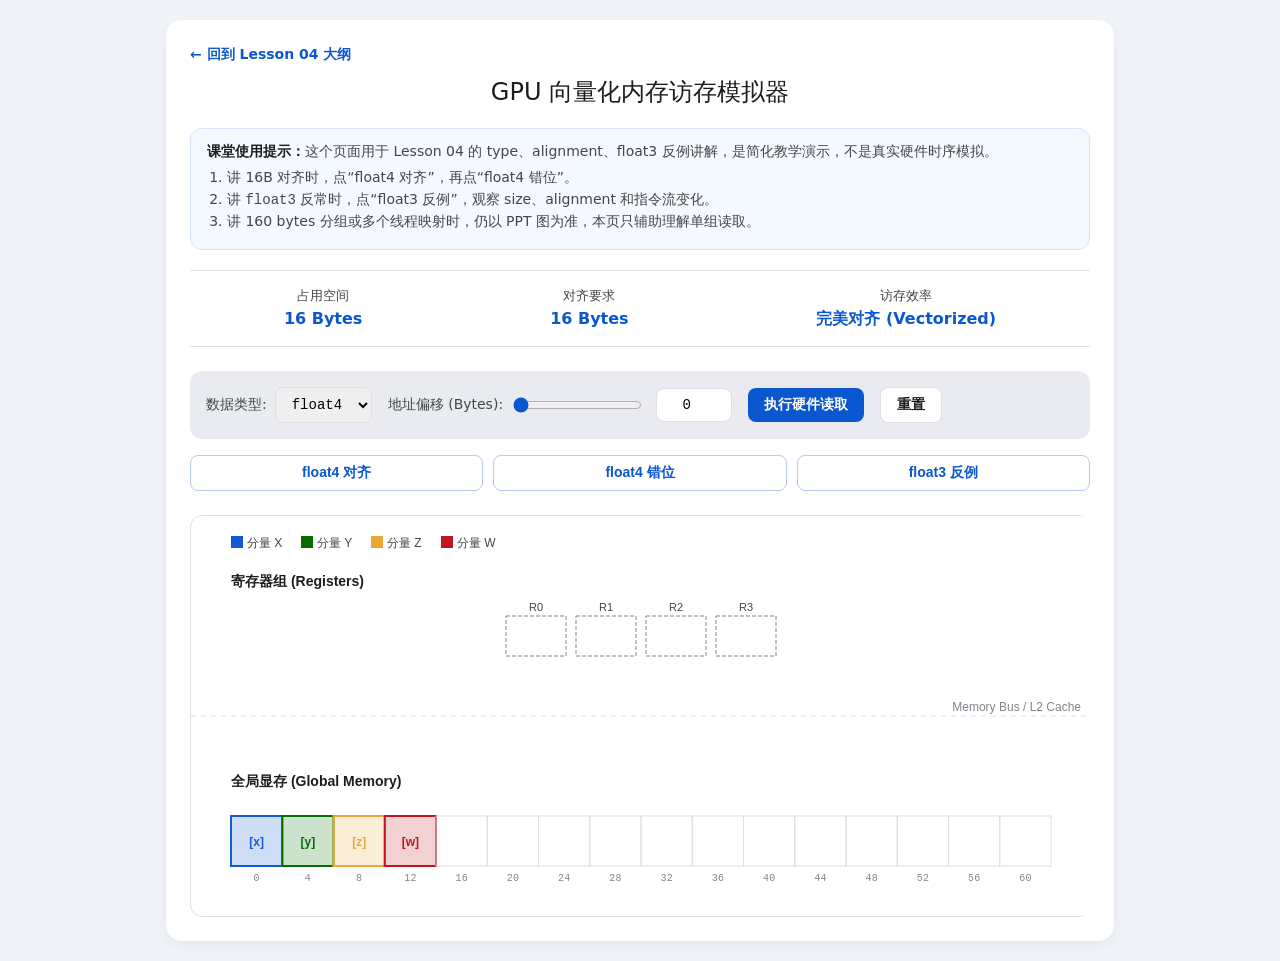
<file: CUDA并行编程/第四节课/show-float.html>
<!DOCTYPE html>
<html lang="zh-CN">
<head>
    <meta charset="UTF-8">
    <meta name="viewport" content="width=device-width, initial-scale=1.0">
    <title>GPU 向量化内存访存模拟器</title>
    <style>
        :root {
            --primary: #0b57d0;
            --surface: #ffffff;
            --surface-container: #f0f4f9;
            --surface-container-high: #e9ebf0;
            --on-surface: #1b1c1d;
            --on-surface-variant: #444746;
            --stroke: #dcdfe5;
            --chart-1: #1558d6;
            --chart-2: #046e00;
            --chart-3: #eaa937;
            --chart-4: #c0151d;
            --font-family: 'Segoe UI', system-ui, sans-serif;
        }

        html, body {
            max-width: 100%;
            overflow-x: hidden;
        }

        body {
            font-family: var(--font-family);
            background: var(--surface-container);
            color: var(--on-surface);
            margin: 0;
            padding: 20px;
            display: flex;
            justify-content: center;
        }

        .container {
            background: var(--surface);
            border-radius: 16px;
            padding: 24px;
            box-shadow: 0 4px 12px rgba(0,0,0,0.05);
            width: 100%;
            max-width: 900px;
        }

        .top-link {
            display: inline-flex;
            align-items: center;
            margin-bottom: 12px;
            color: var(--primary);
            font-size: 14px;
            font-weight: 600;
            text-decoration: none;
        }

        h2 {
            margin-top: 0;
            text-align: center;
            font-weight: 500;
            color: var(--on-surface);
        }

        /* 仪表盘 HUD */
        .hud {
            display: flex;
            justify-content: space-around;
            padding: 16px 0;
            margin-bottom: 24px;
            border-top: 1px solid var(--stroke);
            border-bottom: 1px solid var(--stroke);
        }

        .teaching-note {
            margin-bottom: 20px;
            padding: 14px 16px;
            border: 1px solid #d7e3ff;
            border-radius: 12px;
            background: #f4f8ff;
            color: var(--on-surface-variant);
            font-size: 14px;
        }

        .teaching-note strong {
            color: var(--on-surface);
        }

        .teaching-note ol {
            margin: 8px 0 0;
            padding-left: 20px;
        }

        .teaching-note li {
            margin: 4px 0;
        }

        .hud-item {
            display: flex;
            flex-direction: column;
            align-items: center;
            gap: 4px;
        }

        .hud-label {
            font-size: 13px;
            color: var(--on-surface-variant);
        }

        .hud-value {
            font-size: 16px;
            font-weight: 600;
            color: var(--primary);
        }

        /* 控制面板 */
        .controls {
            display: flex;
            gap: 16px;
            margin-bottom: 24px;
            align-items: center;
            flex-wrap: wrap;
            padding: 16px;
            background: var(--surface-container-high);
            border-radius: 12px;
        }

        .preset-row {
            display: grid;
            grid-template-columns: repeat(3, minmax(0, 1fr));
            gap: 10px;
            margin: -8px 0 24px;
        }

        .preset-row button {
            background: var(--surface);
            color: var(--primary);
            border: 1px solid #b8caf3;
        }

        .preset-row button:hover {
            background: #eef4ff;
        }

        .control-group {
            display: flex;
            align-items: center;
            gap: 8px;
        }

        /* 拉杆专属样式 */
        .slider-container {
            display: flex;
            align-items: center;
            gap: 12px;
            min-width: 200px;
        }

        input[type="range"] {
            flex: 1;
            cursor: pointer;
            accent-color: var(--primary);
        }

        label {
            font-size: 14px;
            color: var(--on-surface-variant);
            font-weight: 500;
        }

        select, input[type="number"] {
            padding: 8px 12px;
            border: 1px solid var(--stroke);
            border-radius: 8px;
            font-size: 14px;
            outline: none;
            font-family: monospace;
        }
        
        input[type="number"] {
            width: 50px;
            text-align: center;
        }

        select:focus, input:focus {
            border-color: var(--primary);
            box-shadow: 0 0 0 2px rgba(11, 87, 208, 0.2);
        }

        button {
            padding: 8px 16px;
            background: var(--primary);
            color: white;
            border: none;
            border-radius: 8px;
            font-size: 14px;
            font-weight: 600;
            cursor: pointer;
            transition: background 0.2s;
        }

        button:hover {
            background: #0a45b4;
        }

        button.secondary {
            background: var(--surface);
            color: var(--on-surface);
            border: 1px solid var(--stroke);
        }

        button.secondary:hover {
            background: var(--surface-container);
        }

        /* Canvas */
        .canvas-shell {
            overflow-x: auto;
            -webkit-overflow-scrolling: touch;
            border-radius: 12px;
            max-width: 100%;
        }

        canvas {
            width: 100%;
            min-width: 720px;
            height: auto;
            display: block;
            background: var(--surface);
            border-radius: 12px;
            border: 1px solid var(--stroke);
        }

        @media (max-width: 640px) {
            body {
                padding: 10px;
            }

            .container {
                padding: 16px;
                border-radius: 12px;
            }

            .hud {
                align-items: stretch;
                flex-direction: column;
                gap: 10px;
            }

            .controls {
                align-items: stretch;
                flex-direction: column;
            }

            .control-group,
            .slider-container {
                width: 100%;
            }

            .preset-row {
                grid-template-columns: 1fr;
            }

            canvas {
                min-width: 720px;
            }
        }
    </style>
</head>
<body>

    <div class="container">
        <a class="top-link" href="outline.html#slide-28">← 回到 Lesson 04 大纲</a>
        <h2>GPU 向量化内存访存模拟器</h2>

        <div class="teaching-note">
            <strong>课堂使用提示：</strong>这个页面用于 Lesson 04 的 type、alignment、float3 反例讲解，是简化教学演示，不是真实硬件时序模拟。
            <ol>
                <li>讲 16B 对齐时，点“float4 对齐”，再点“float4 错位”。</li>
                <li>讲 <code>float3</code> 反常时，点“float3 反例”，观察 size、alignment 和指令流变化。</li>
                <li>讲 160 bytes 分组或多个线程映射时，仍以 PPT 图为准，本页只辅助理解单组读取。</li>
            </ol>
        </div>
        
        <div class="hud">
            <div class="hud-item"><span class="hud-label">占用空间</span><span class="hud-value" id="hud-size">16 Bytes</span></div>
            <div class="hud-item"><span class="hud-label">对齐要求</span><span class="hud-value" id="hud-align">16 Bytes</span></div>
            <div class="hud-item"><span class="hud-label">访存效率</span><span class="hud-value" id="hud-eff">完美对齐 (Vectorized)</span></div>
        </div>

        <div class="controls">
            <div class="control-group">
                <label for="dataType">数据类型:</label>
                <select id="dataType">
                    <option value="float1">float1</option>
                    <option value="float2">float2</option>
                    <option value="float3">float3</option>
                    <option value="float4" selected>float4</option>
                </select>
            </div>
            
            <div class="control-group">
                <label for="offsetSlider">地址偏移 (Bytes):</label>
                <div class="slider-container">
                    <input type="range" id="offsetSlider" value="0" min="0" max="48" step="4">
                    <input type="number" id="offsetNum" value="0" min="0" max="48" step="4">
                </div>
            </div>

            <button id="btn-run">执行硬件读取</button>
            <button id="btn-reset" class="secondary">重置</button>
        </div>

        <div class="preset-row" aria-label="课堂演示预设">
            <button type="button" data-preset-type="float4" data-preset-offset="0">float4 对齐</button>
            <button type="button" data-preset-type="float4" data-preset-offset="4">float4 错位</button>
            <button type="button" data-preset-type="float3" data-preset-offset="0">float3 反例</button>
        </div>

        <div class="canvas-shell">
            <canvas id="simCanvas" width="900" height="400"></canvas>
        </div>
    </div>

    <script>
        // 核心配置字典
        const CONFIG = {
            float1: { size: 4, align: 4, comps: ['x'], instr: 'LDG.32' },
            float2: { size: 8, align: 8, comps: ['x', 'y'], instr: 'LDG.64' },
            float3: { size: 12, align: 4, comps: ['x', 'y', 'z'], instr: 'LDG.32' },
            float4: { size: 16, align: 16, comps: ['x', 'y', 'z', 'w'], instr: 'LDG.128' }
        };

        const COLORS = ['#1558d6', '#046e00', '#eaa937', '#c0151d'];

        // 状态管理
        let state = { dataType: 'float4', offset: 0 };
        let particles = [];
        let isAnimating = false;
        let animationProgress = 0;
        let currentCycles = 0;
        let currentInstructions = [];
        let lastTime = 0;

        // Canvas 初始化及高清屏支持
        const canvas = document.getElementById('simCanvas');
        const ctx = canvas.getContext('2d');
        const width = 900;
        const height = 400;

        const dpr = window.devicePixelRatio || 1;
        canvas.width = width * dpr;
        canvas.height = height * dpr;
        ctx.scale(dpr, dpr);
        canvas.style.width = '100%';
        canvas.style.height = 'auto';

        // 更新仪表盘元数据
        function updateMetadata() {
            const cfg = CONFIG[state.dataType];
            const isAligned = (state.offset % cfg.align === 0);
            let eff = "完美对齐 (Vectorized)";
            if (state.dataType === 'float3') eff = "降级 (指令拆分)";
            else if (!isAligned) eff = "未对齐 (降级为标量)";

            document.getElementById('hud-size').textContent = `${cfg.size} Bytes`;
            document.getElementById('hud-align').textContent = `${cfg.align} Bytes`;
            document.getElementById('hud-eff').textContent = eff;
        }

        // 重置动画
        function resetSim() {
            isAnimating = false;
            animationProgress = 0;
            particles = [];
            currentCycles = 0;
            currentInstructions = [];
        }

        // 执行访存逻辑分析并生成粒子动画参数
        function runSim() {
            if (isAnimating) return;
            const cfg = CONFIG[state.dataType];
            const isAligned = (state.offset % cfg.align === 0);

            let instrCount = 1;
            let typeName = cfg.instr;
            
            // 硬件调度逻辑
            if (state.dataType === 'float3') {
                instrCount = 3; 
                typeName = 'LDG.32';
            } else if (!isAligned) {
                instrCount = cfg.comps.length; 
                typeName = 'LDG.32';
            }

            currentInstructions = Array(instrCount).fill(typeName);
            currentCycles = instrCount;
            isAnimating = true;
            animationProgress = 0;
            particles = [];

            // 生成数据粒子
            for (let i = 0; i < cfg.comps.length; i++) {
                particles.push({
                    comp: cfg.comps[i],
                    memIdx: (state.offset / 4) + i,
                    regIdx: i,
                    startTime: (instrCount > 1) ? (i * 0.3) : 0, // 分发延迟
                    duration: 0.8,
                    color: COLORS[i],
                    done: false
                });
            }
        }

        // 同步拉杆和数字输入框，并更新状态
        function syncOffset(value) {
            let val = parseInt(value) || 0;
            // 确保为4的倍数，且在 0 - 48 范围内
            val = Math.max(0, Math.min(48, Math.round(val / 4) * 4));
            
            document.getElementById('offsetSlider').value = val;
            document.getElementById('offsetNum').value = val;
            
            if (state.offset !== val) {
                state.offset = val;
                resetSim(); 
                updateMetadata();
            }
        }

        // 绑定 UI 事件
        document.getElementById('dataType').addEventListener('change', (e) => {
            state.dataType = e.target.value;
            resetSim(); updateMetadata();
        });
        
        // 双向绑定地址偏移拉杆与输入框
        document.getElementById('offsetSlider').addEventListener('input', (e) => syncOffset(e.target.value));
        document.getElementById('offsetNum').addEventListener('input', (e) => syncOffset(e.target.value));
        document.getElementById('offsetNum').addEventListener('change', (e) => syncOffset(e.target.value)); // 失去焦点或按回车时修正

        document.getElementById('btn-run').addEventListener('click', runSim);
        document.getElementById('btn-reset').addEventListener('click', resetSim);

        document.querySelectorAll('[data-preset-type]').forEach((button) => {
            button.addEventListener('click', () => {
                const type = button.getAttribute('data-preset-type');
                const offset = Number(button.getAttribute('data-preset-offset') || 0);
                state.dataType = type;
                document.getElementById('dataType').value = type;
                state.offset = offset;
                document.getElementById('offsetSlider').value = offset;
                document.getElementById('offsetNum').value = offset;
                resetSim();
                updateMetadata();
                runSim();
            });
        });

        // 主渲染循环
        function draw(time) {
            const dt = (time - lastTime) / 1000;
            lastTime = time;

            ctx.clearRect(0, 0, width, height);

            const margin = 40;
            const gridY = height * 0.75;
            const regY = height * 0.25;
            const cellCount = 16;
            const cellW = (width - margin * 2) / cellCount;
            const cellH = 50;
            const cx = width / 2;

            // 1. 绘制图例 (Legend)
            ctx.font = '12px sans-serif';
            ctx.textAlign = 'left';
            ['X', 'Y', 'Z', 'W'].forEach((c, i) => {
                ctx.fillStyle = COLORS[i];
                ctx.fillRect(margin + i * 70, 20, 12, 12);
                ctx.fillStyle = '#444746';
                ctx.fillText(`分量 ${c}`, margin + 16 + i * 70, 31);
            });

            // 2. 绘制区域标题
            ctx.fillStyle = '#1b1c1d';
            ctx.font = 'bold 14px sans-serif';
            ctx.fillText('寄存器组 (Registers)', margin, regY - 30);
            ctx.fillText('全局显存 (Global Memory)', margin, gridY - 30);

            // 3. 绘制显存网格
            for (let i = 0; i < cellCount; i++) {
                const x = margin + i * cellW;
                const addr = i * 4;

                ctx.strokeStyle = '#dcdfe5';
                ctx.lineWidth = 1;
                ctx.strokeRect(x, gridY, cellW, cellH);

                ctx.textAlign = 'center';
                ctx.font = '10px monospace';
                ctx.fillStyle = '#80858c';
                ctx.fillText(addr, x + cellW/2, gridY + cellH + 15);

                const cfg = CONFIG[state.dataType];
                const startIdx = state.offset / 4;
                const endIdx = startIdx + (cfg.size / 4);

                // 标记占用的内存块
                if (i >= startIdx && i < endIdx) {
                    const compIdx = i - startIdx;
                    ctx.fillStyle = COLORS[compIdx] + '33'; // 20% 透明度
                    ctx.fillRect(x, gridY, cellW, cellH);

                    ctx.fillStyle = COLORS[compIdx];
                    ctx.font = 'bold 12px sans-serif';
                    ctx.fillText(`[${cfg.comps[compIdx]}]`, x + cellW/2, gridY + cellH/2 + 5);

                    ctx.lineWidth = 2;
                    ctx.strokeStyle = COLORS[compIdx];
                    ctx.strokeRect(x, gridY, cellW, cellH);
                }
            }

            // 4. 绘制寄存器
            const regW = 60;
            const regH = 40;
            const regGap = 10;
            const regStartX = cx - (4 * regW + 3 * regGap) / 2;

            for (let i = 0; i < 4; i++) {
                const x = regStartX + i * (regW + regGap);
                ctx.strokeStyle = '#80858c';
                ctx.lineWidth = 1;
                ctx.setLineDash([4, 2]);
                ctx.strokeRect(x, regY, regW, regH);
                ctx.setLineDash([]);

                ctx.textAlign = 'center';
                ctx.fillStyle = '#444746';
                ctx.font = '11px sans-serif';
                ctx.fillText(`R${i}`, x + regW/2, regY - 5);
            }

            // 5. 绘制总线层级
            ctx.setLineDash([5, 5]);
            ctx.strokeStyle = '#dcdfe5';
            ctx.beginPath();
            ctx.moveTo(0, (regY + gridY) / 2);
            ctx.lineTo(width, (regY + gridY) / 2);
            ctx.stroke();
            ctx.setLineDash([]);
            ctx.textAlign = 'right';
            ctx.fillStyle = '#80858c';
            ctx.font = '12px sans-serif';
            ctx.fillText('Memory Bus / L2 Cache', width - 10, (regY + gridY) / 2 - 5);

            // 6. 动画和粒子逻辑
            if (isAnimating) {
                animationProgress += dt;
                let allDone = true;

                particles.forEach(p => {
                    const t = animationProgress - p.startTime;
                    if (t < 0) { allDone = false; return; }

                    const progress = Math.min(t / p.duration, 1);
                    if (progress < 1) allDone = false;
                    else p.done = true;

                    const startX = margin + p.memIdx * cellW + cellW/2;
                    const startY = gridY + cellH/2;
                    const endX = regStartX + p.regIdx * (regW + regGap) + regW/2;
                    const endY = regY + regH/2;

                    // 缓动函数
                    const ease = progress * progress * (3 - 2 * progress);
                    const curX = startX + (endX - startX) * ease;
                    const curY = startY + (endY - startY) * ease;

                    // 连线轨迹
                    ctx.strokeStyle = p.color + '66';
                    ctx.beginPath();
                    ctx.moveTo(startX, startY);
                    ctx.lineTo(curX, curY);
                    ctx.stroke();

                    // 数据包圆点
                    ctx.fillStyle = p.color;
                    ctx.beginPath();
                    ctx.arc(curX, curY, 10, 0, Math.PI * 2);
                    ctx.fill();

                    // 数据包文字
                    ctx.fillStyle = 'white';
                    ctx.font = 'bold 10px sans-serif';
                    ctx.textAlign = 'center';
                    ctx.fillText(p.comp.toUpperCase(), curX, curY + 4);
                });

                // 绘制指令标签气泡
                if (currentInstructions.length > 0) {
                    const instrText = currentInstructions.join(' + ');
                    ctx.fillStyle = 'rgba(255, 255, 255, 0.9)';
                    ctx.strokeStyle = '#dcdfe5';
                    ctx.lineWidth = 1;
                    const tagText = `指令流: ${instrText} (${currentCycles} 周期)`;
                    
                    ctx.font = 'bold 12px sans-serif';
                    const tw = ctx.measureText(tagText).width;
                    const boxX = cx - tw/2 - 12;
                    const boxY = (regY + gridY) / 2 - 15;
                    
                    ctx.fillRect(boxX, boxY, tw + 24, 30);
                    ctx.strokeRect(boxX, boxY, tw + 24, 30);
                    
                    ctx.fillStyle = '#0b57d0';
                    ctx.textAlign = 'center';
                    ctx.fillText(tagText, cx, (regY + gridY) / 2 + 5);
                }

                if (allDone && animationProgress > 2.0) {
                    isAnimating = false;
                }
            } else {
                // 空闲时的交互提示闪烁
                if (particles.length === 0 && Math.floor(time / 600) % 2 === 0) {
                    ctx.fillStyle = '#80858c';
                    ctx.textAlign = 'center';
                    ctx.font = 'italic 14px sans-serif';
                    ctx.fillText('点击 "执行硬件读取" 模拟访存过程', cx, (regY + gridY) / 2 + 5);
                }
            }

            requestAnimationFrame(draw);
        }

        // 启动应用
        updateMetadata();
        requestAnimationFrame((t) => { lastTime = t; draw(t); });
    </script>
</body>
</html>
</file>
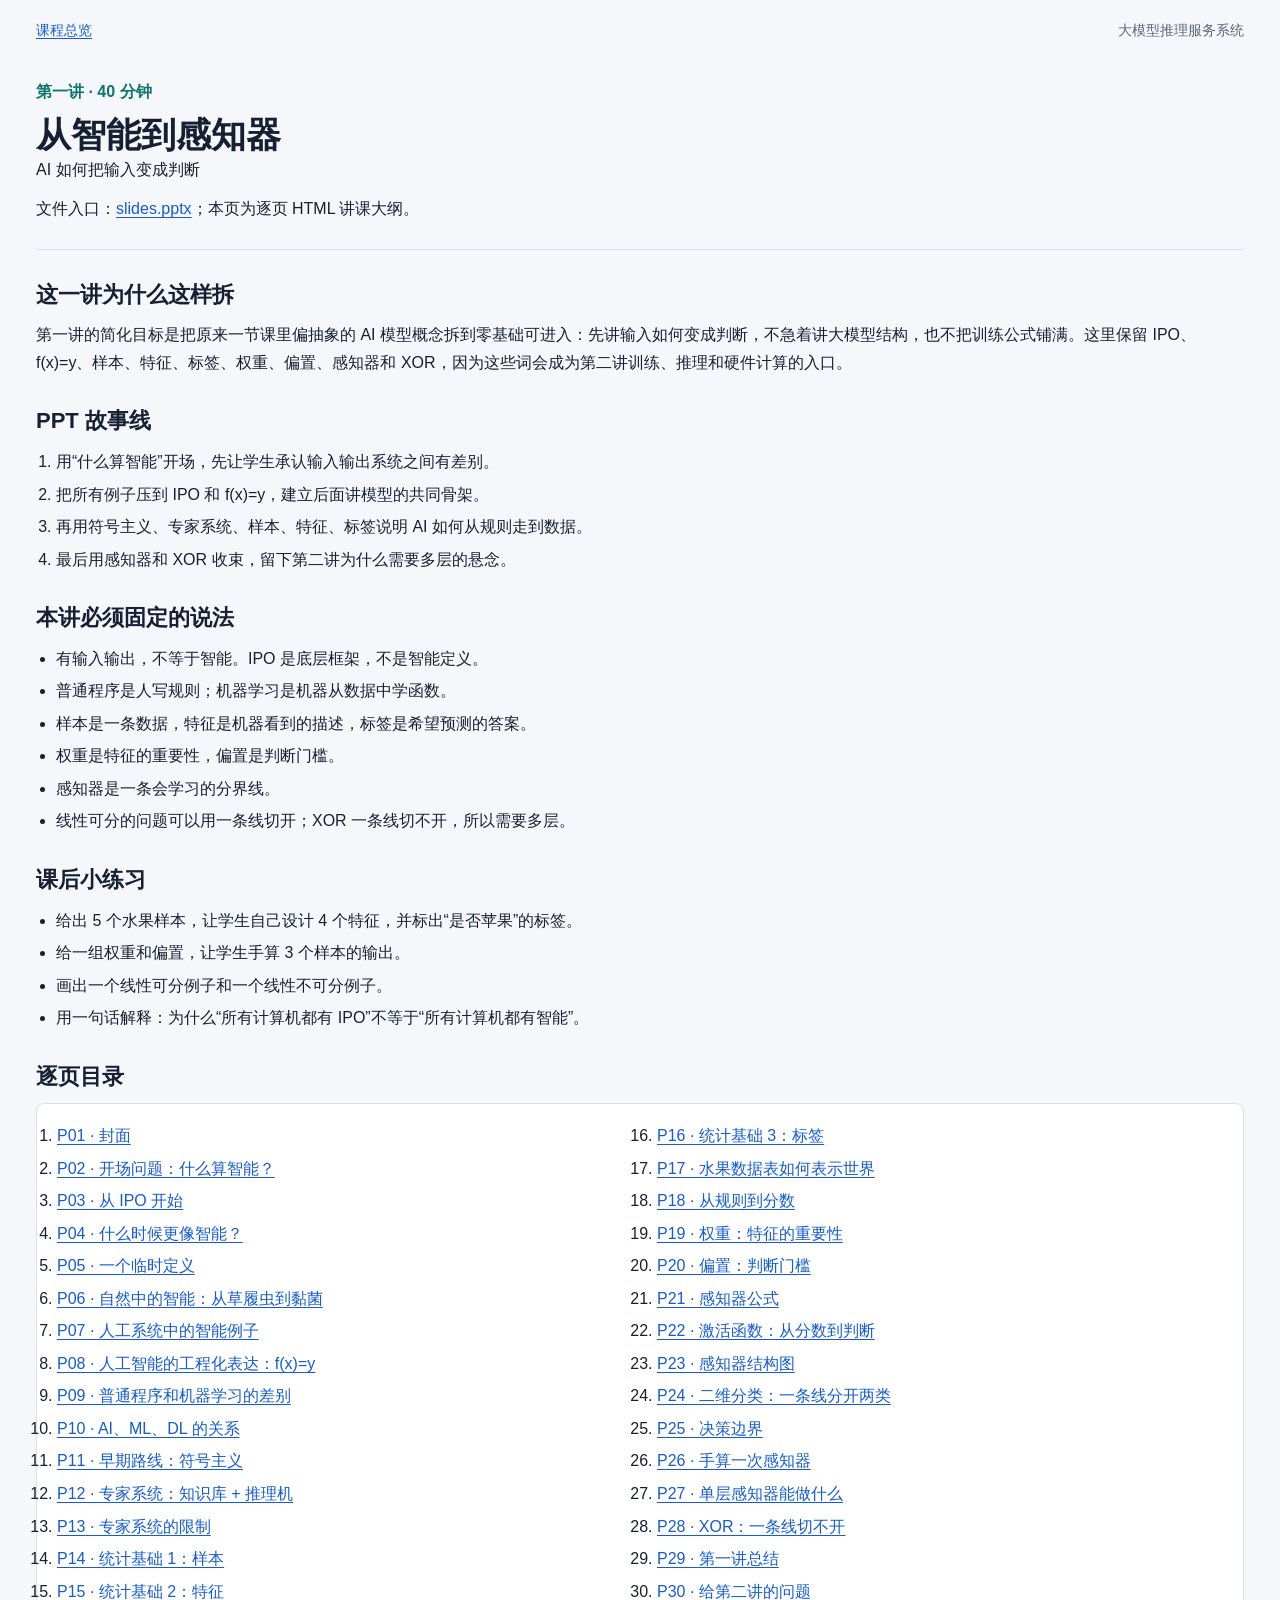
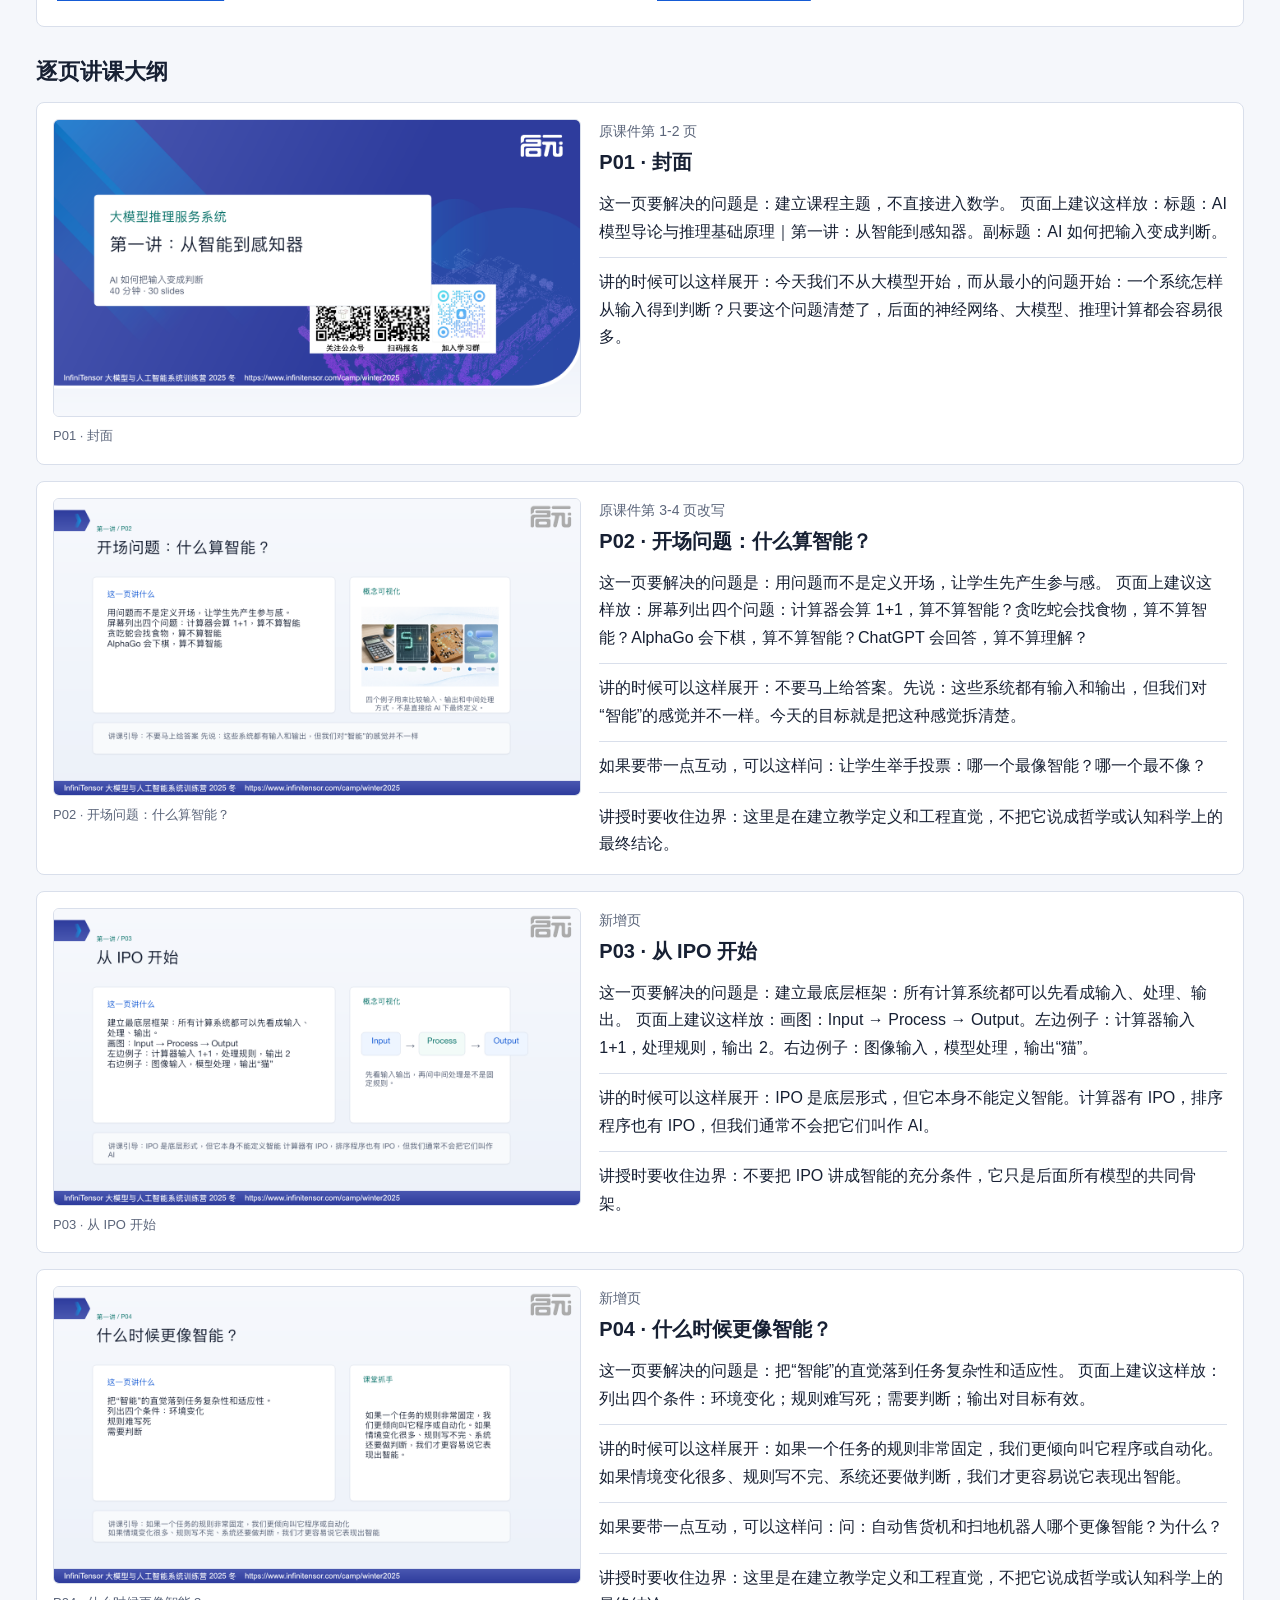
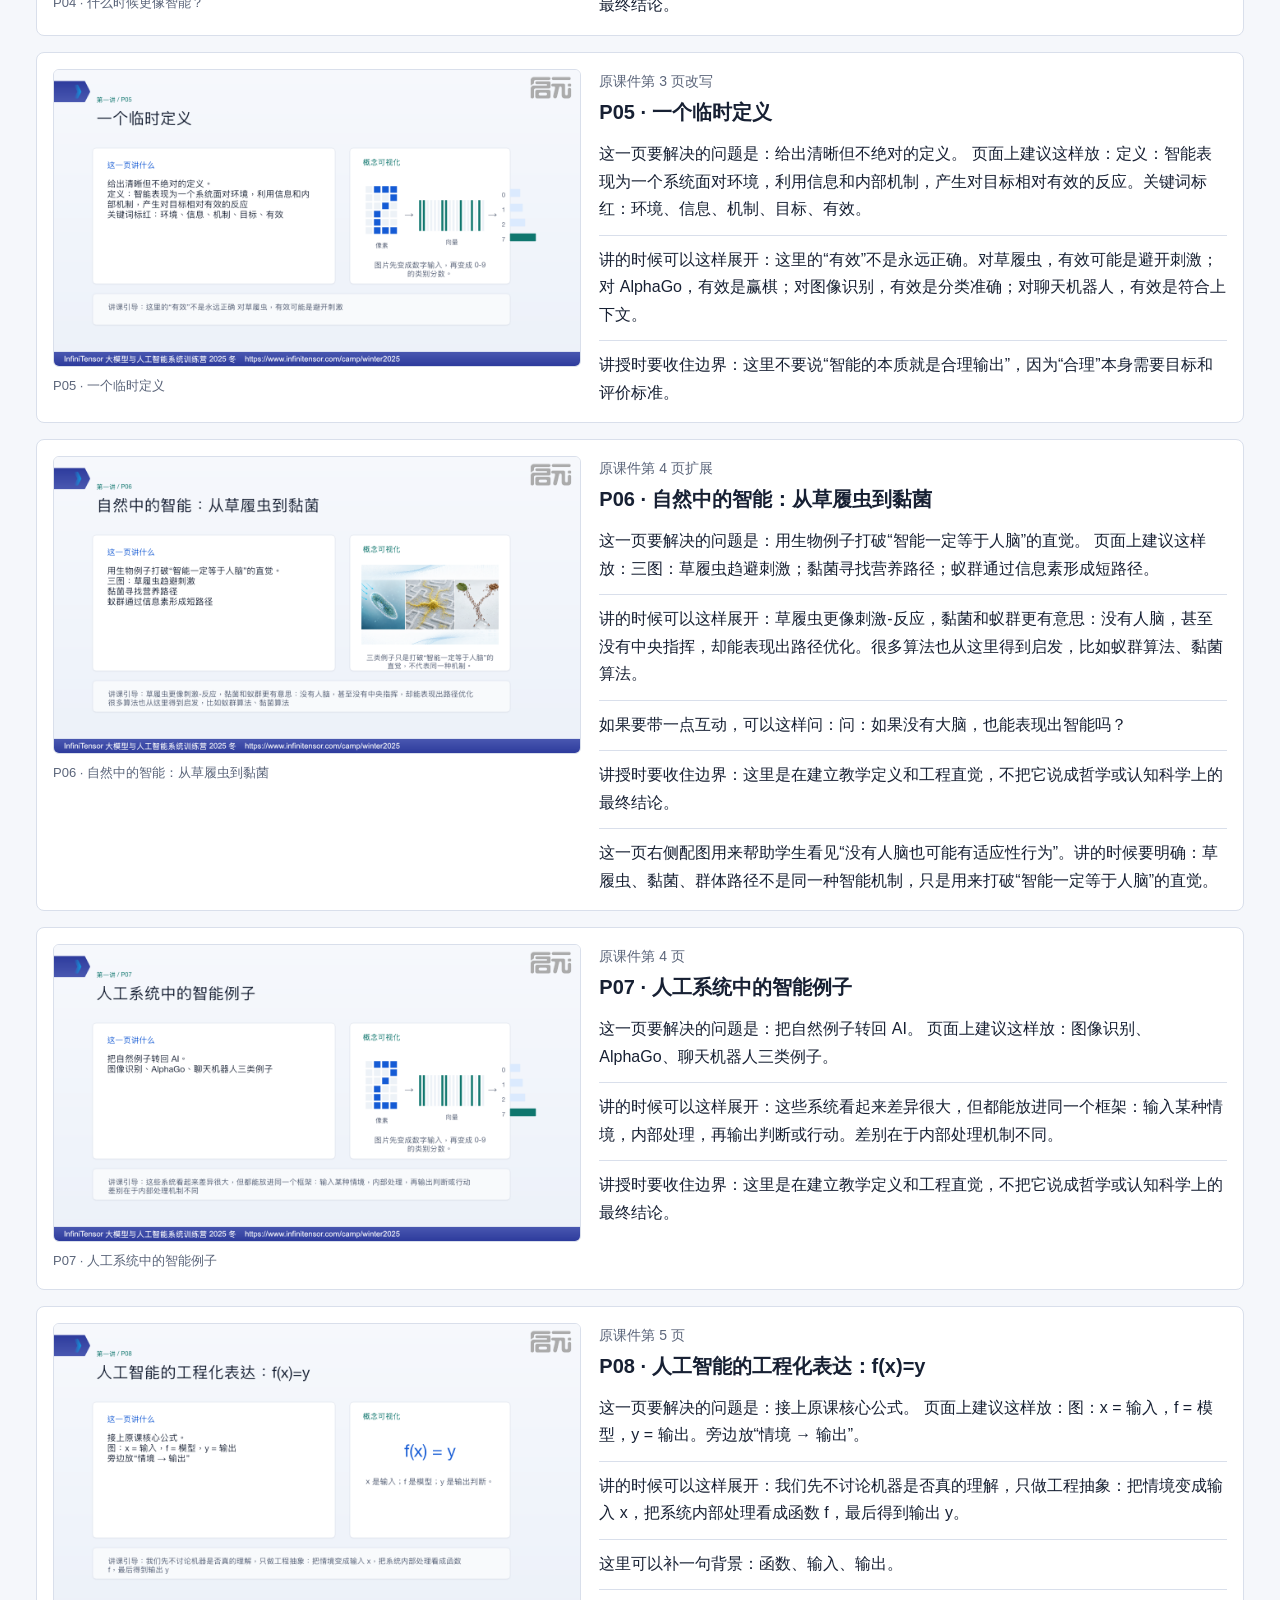
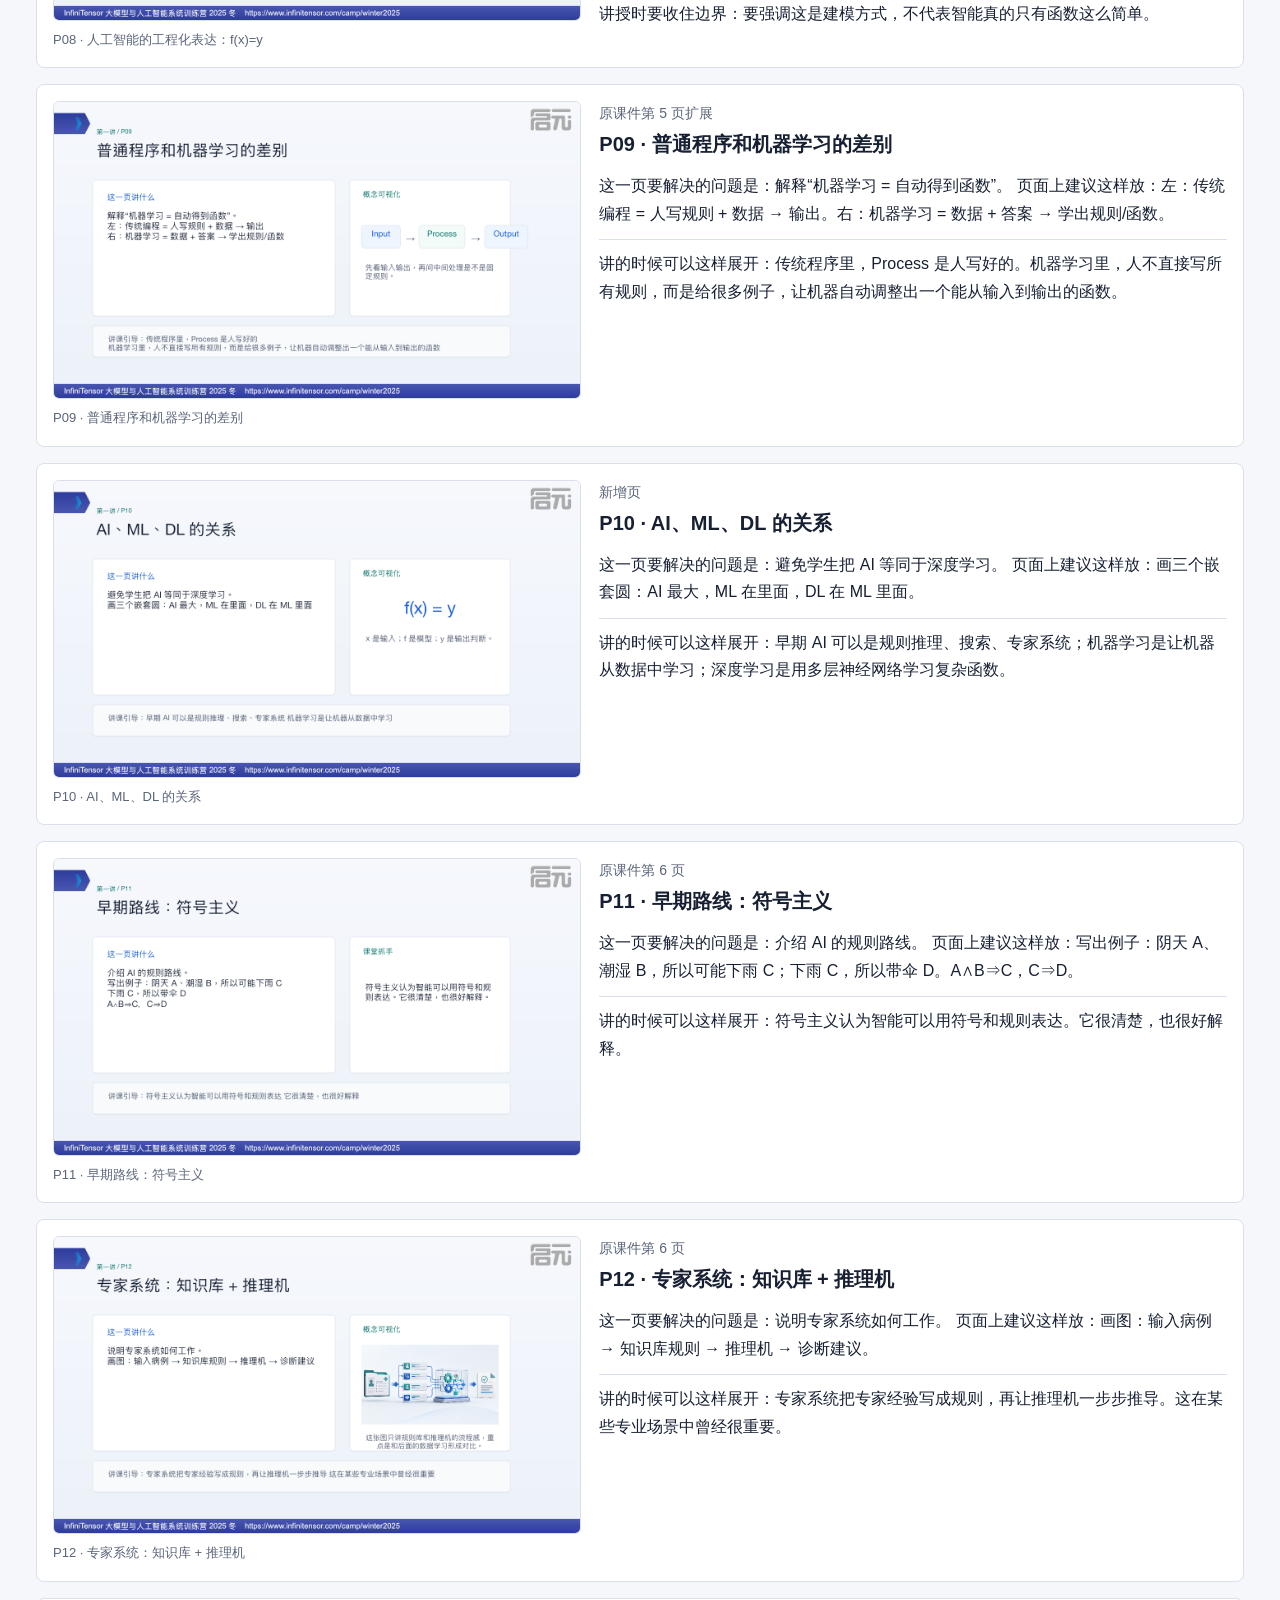
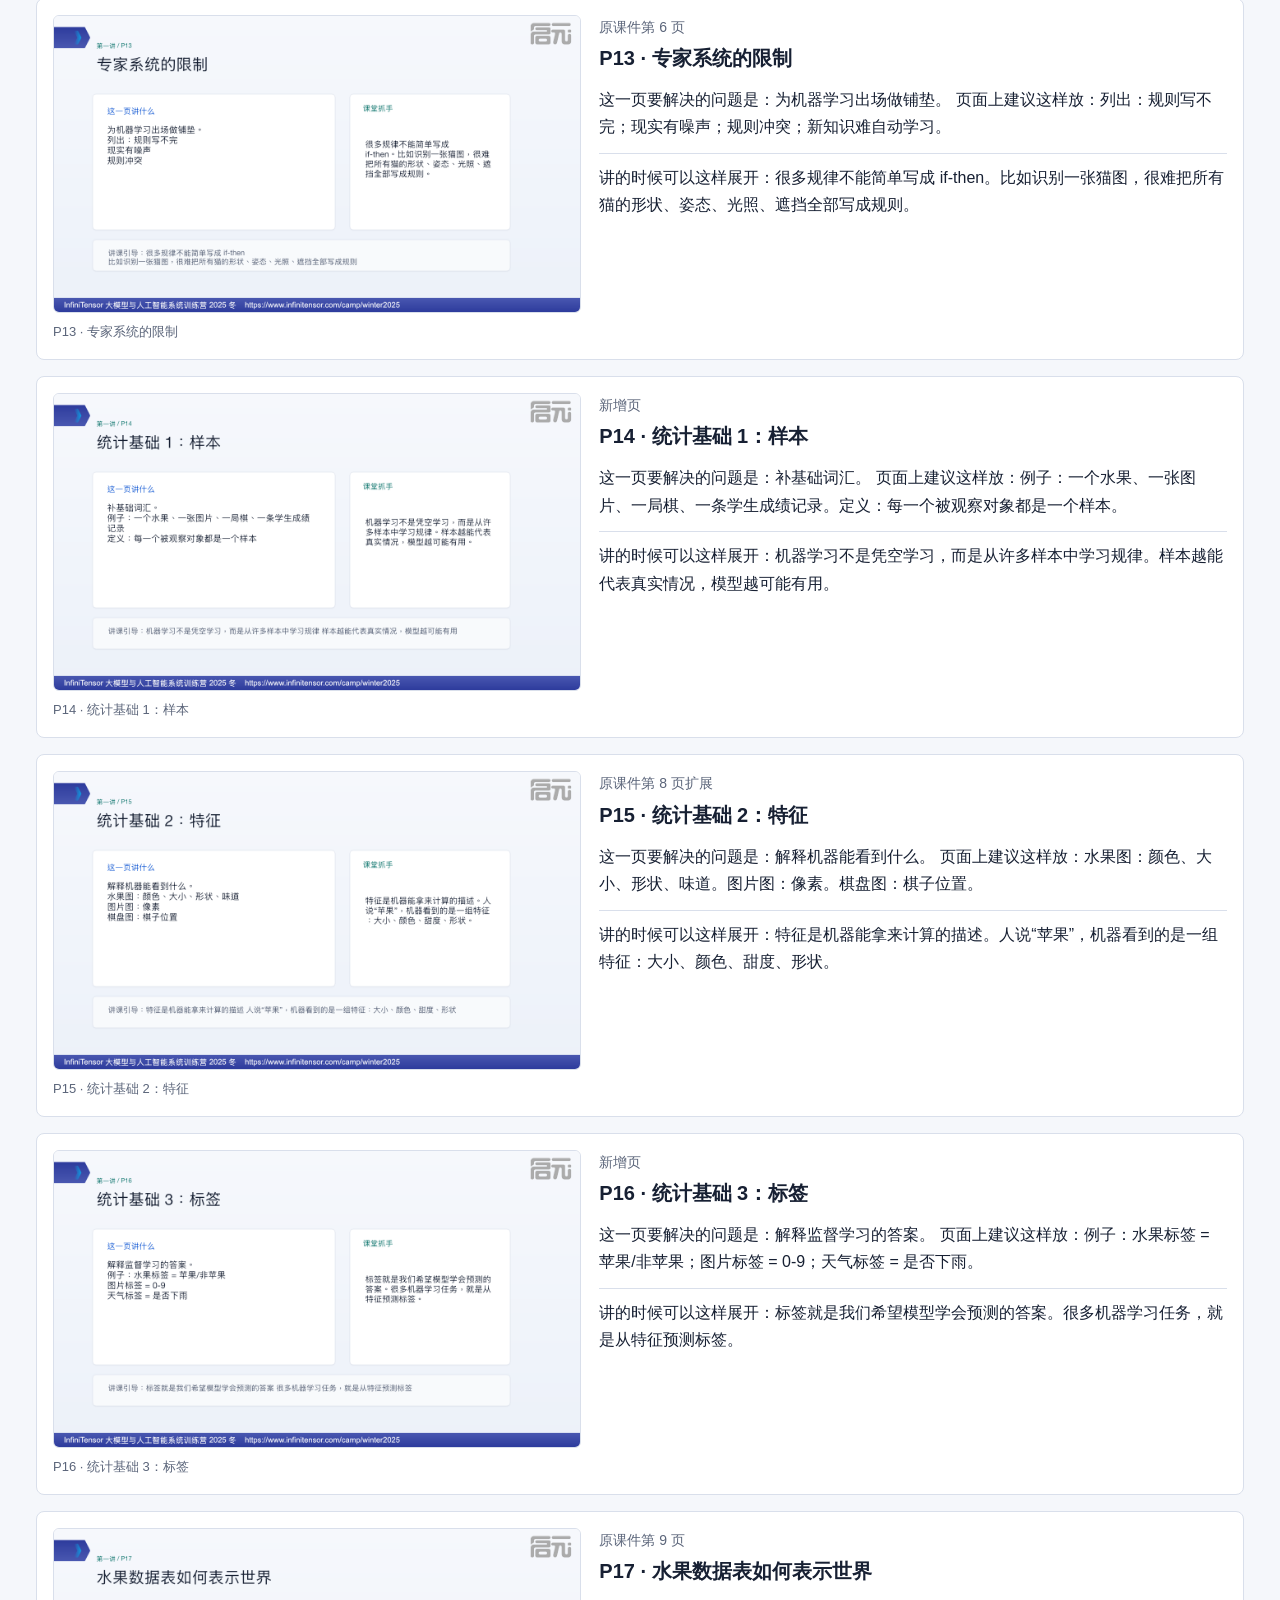
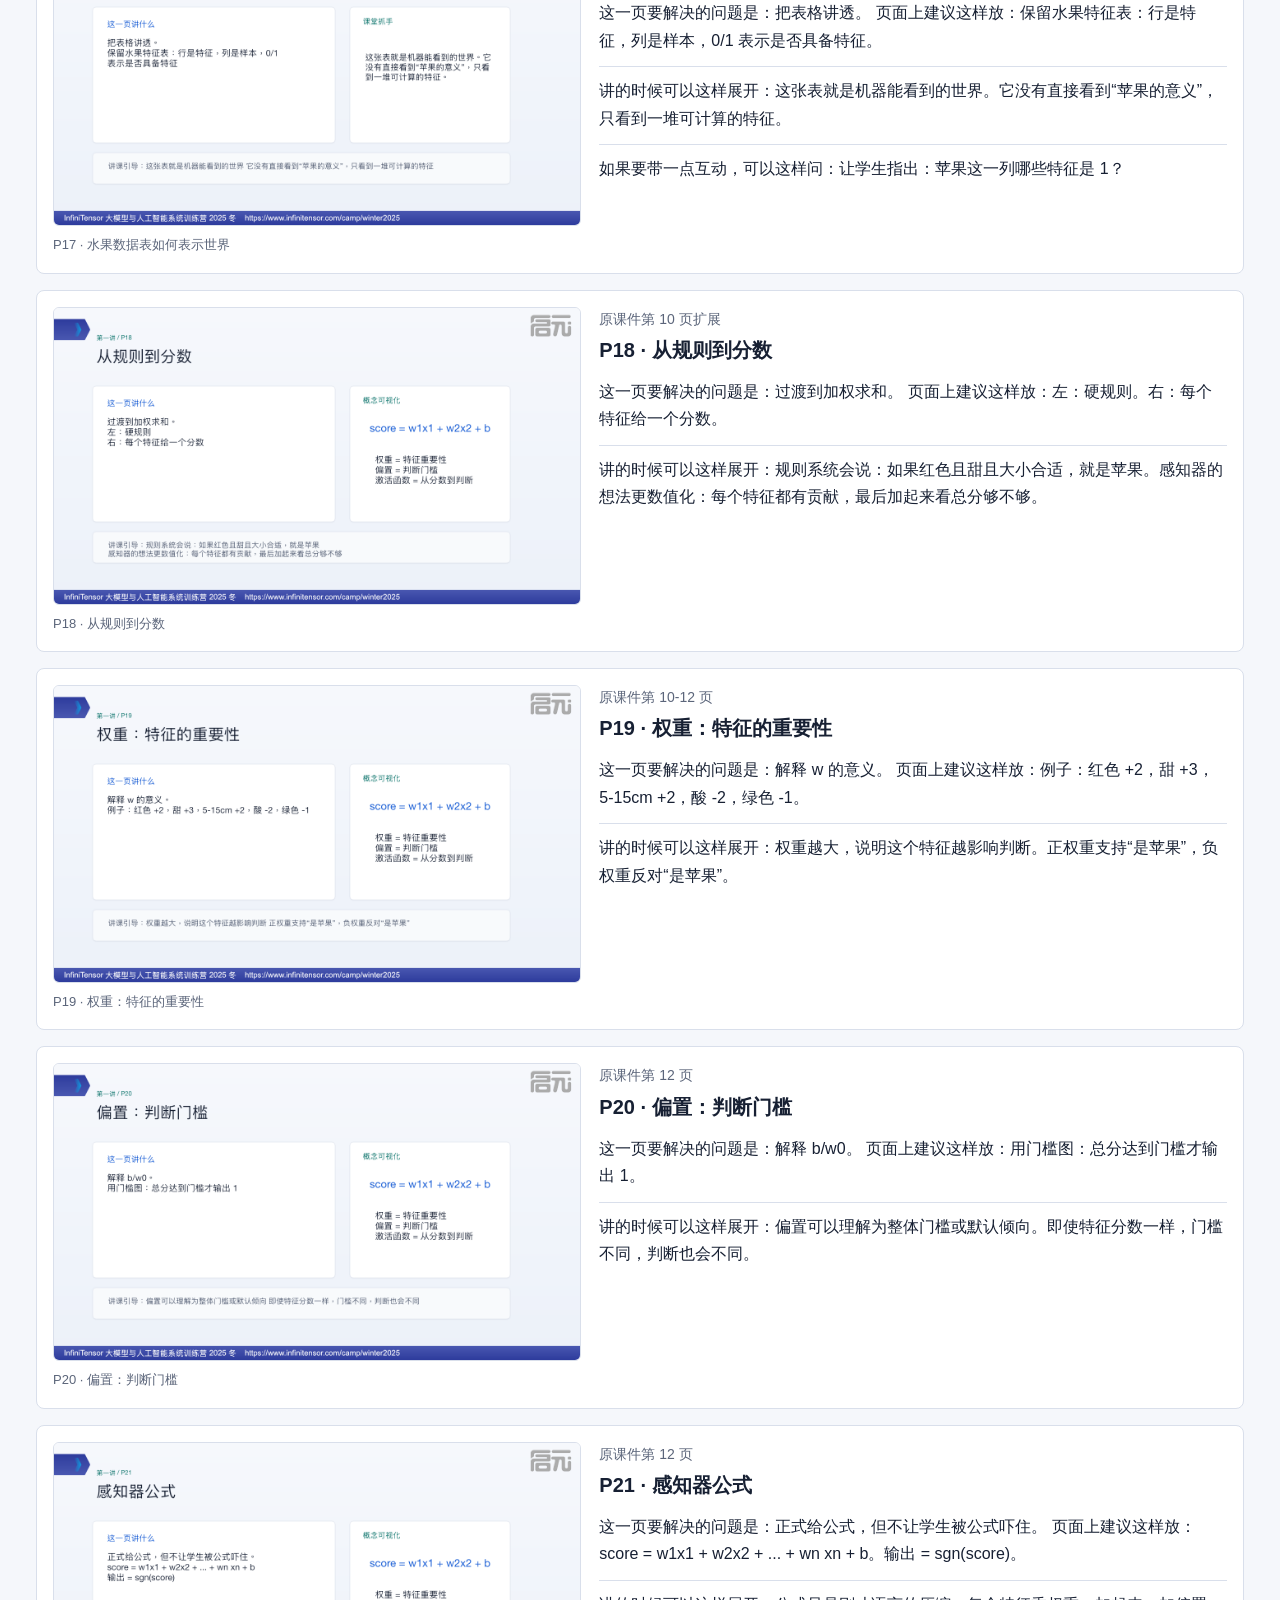
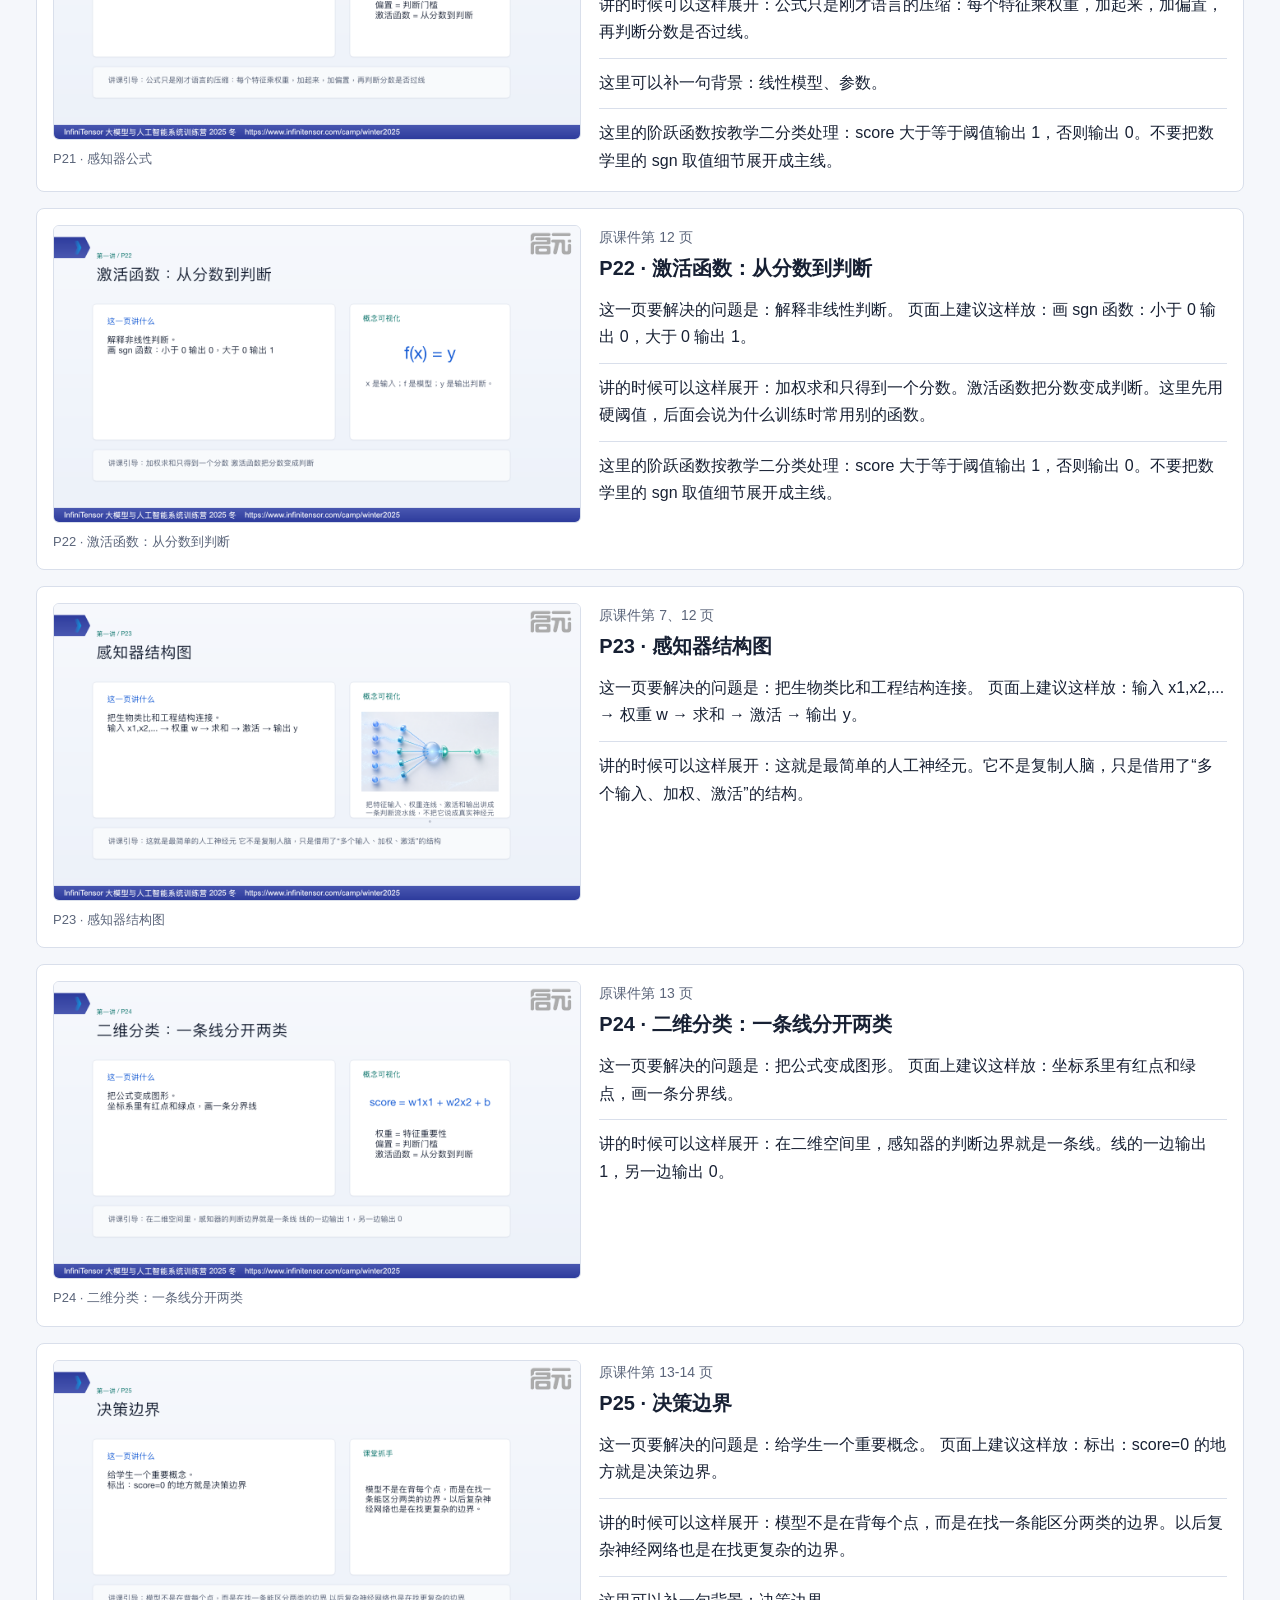
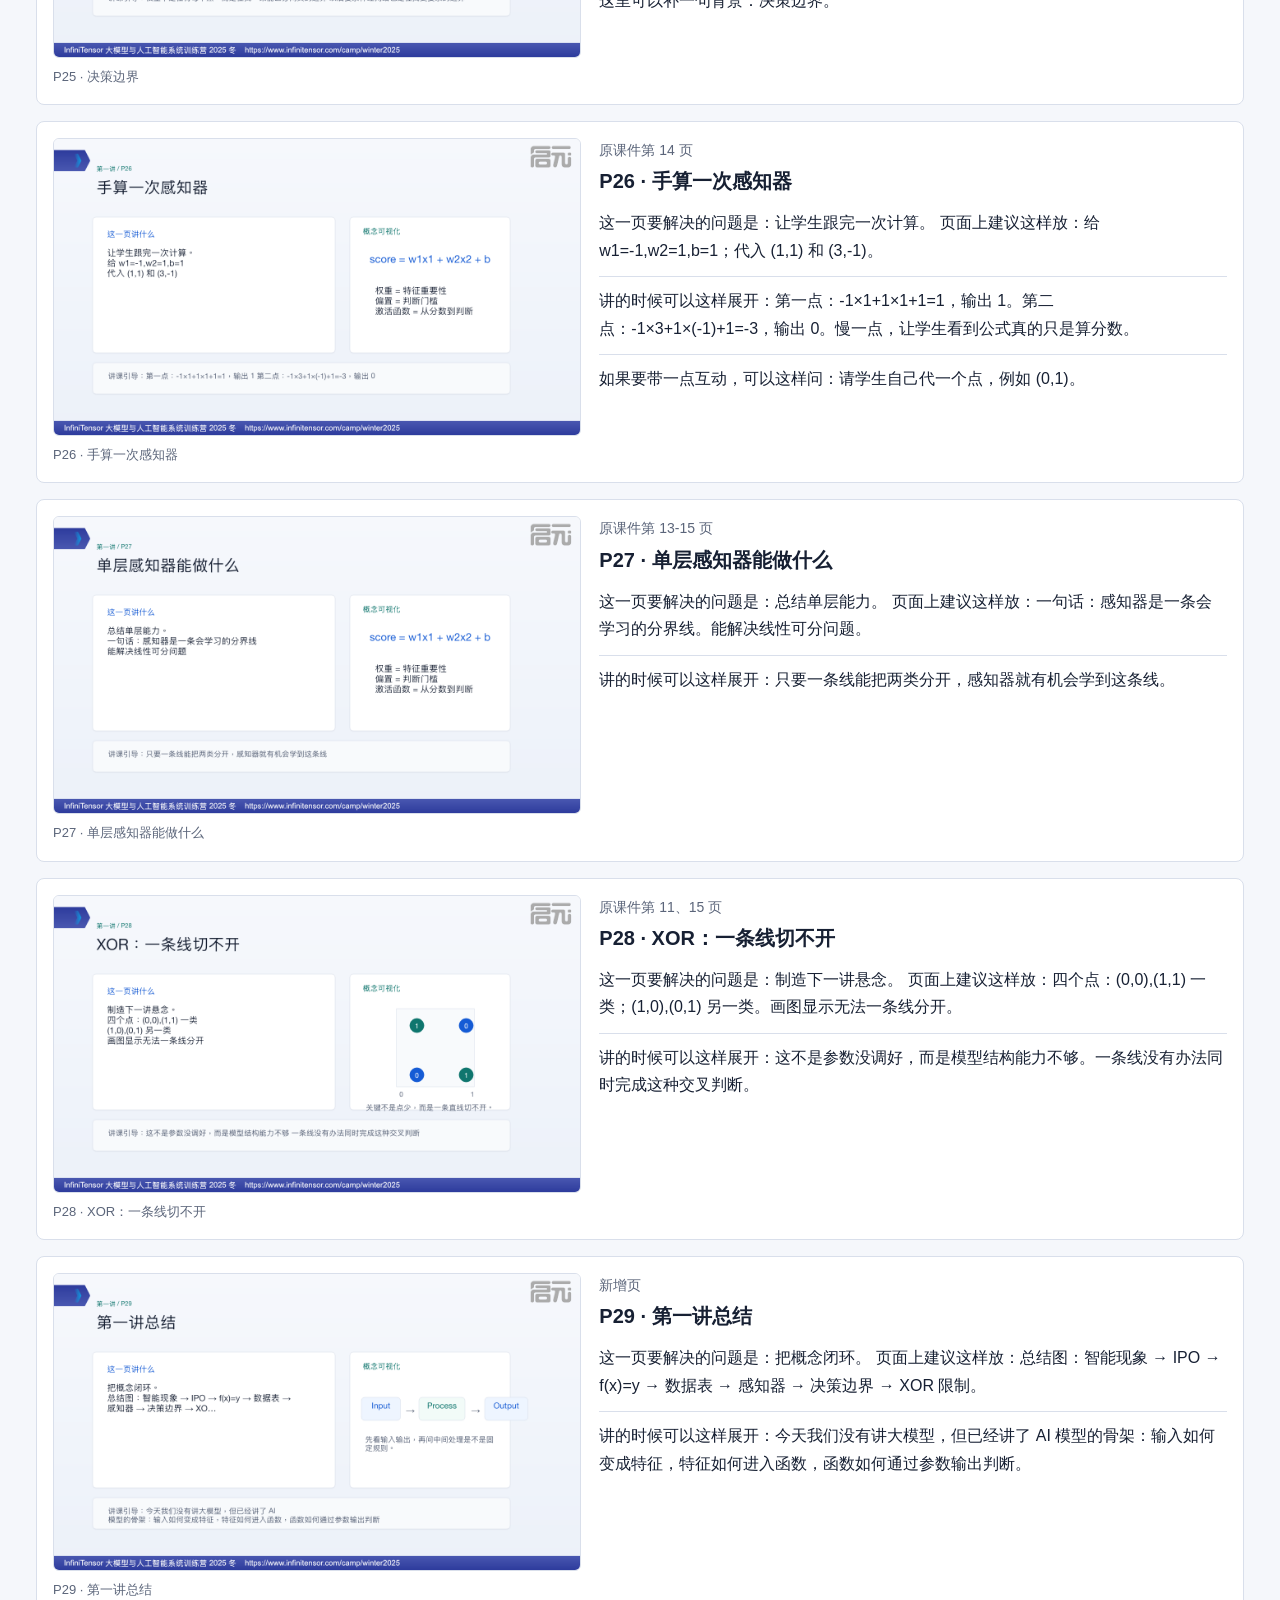
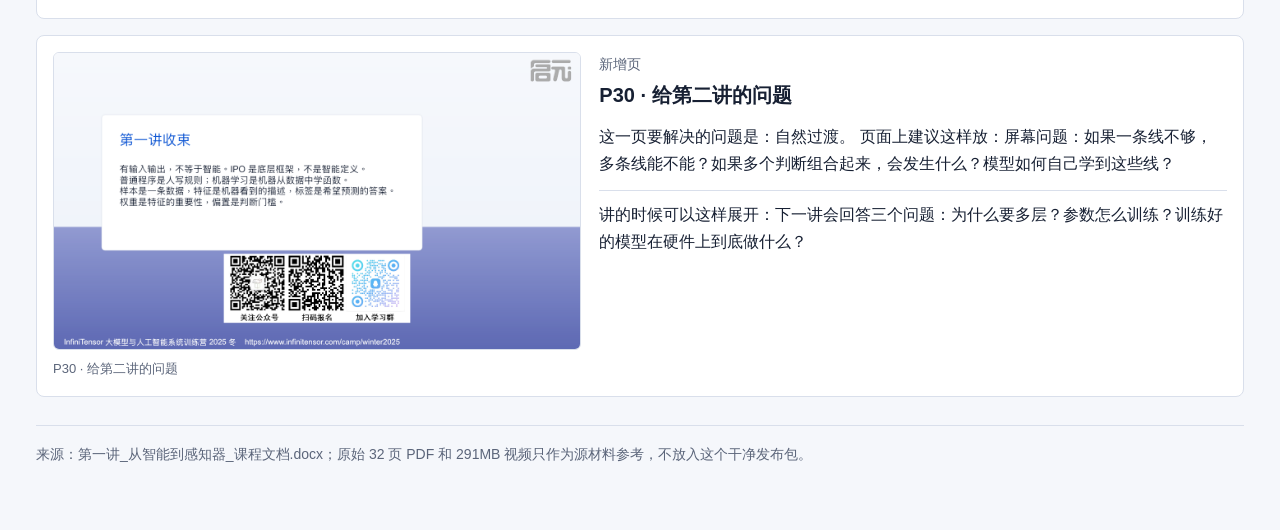
<file: 大模型推理服务系统/第一讲/outline.html>
<!doctype html>
<html lang="zh-CN">
<head>
<meta charset="utf-8">
<meta name="viewport" content="width=device-width, initial-scale=1">
<title>第一讲：从智能到感知器</title>
<link rel="stylesheet" href="../assets/course.css">
</head>
<body>
<main class="page">
<nav class="topbar"><a href="../index.html">课程总览</a><span>大模型推理服务系统</span></nav>
<header class="hero">
<p class="eyebrow">第一讲 · 40 分钟</p>
<h1>从智能到感知器</h1>
<p>AI 如何把输入变成判断</p>
<p>文件入口：<a href="slides.pptx">slides.pptx</a>；本页为逐页 HTML 讲课大纲。</p>
</header>
<section>
<h2>这一讲为什么这样拆</h2>
<p>第一讲的简化目标是把原来一节课里偏抽象的 AI 模型概念拆到零基础可进入：先讲输入如何变成判断，不急着讲大模型结构，也不把训练公式铺满。这里保留 IPO、f(x)=y、样本、特征、标签、权重、偏置、感知器和 XOR，因为这些词会成为第二讲训练、推理和硬件计算的入口。</p>
</section>
<section>
<h2>PPT 故事线</h2>
<ol>
<li>用“什么算智能”开场，先让学生承认输入输出系统之间有差别。</li>
<li>把所有例子压到 IPO 和 f(x)=y，建立后面讲模型的共同骨架。</li>
<li>再用符号主义、专家系统、样本、特征、标签说明 AI 如何从规则走到数据。</li>
<li>最后用感知器和 XOR 收束，留下第二讲为什么需要多层的悬念。</li>
</ol>
</section>
<section><h2>本讲必须固定的说法</h2><ul><li>有输入输出，不等于智能。IPO 是底层框架，不是智能定义。</li>
<li>普通程序是人写规则；机器学习是机器从数据中学函数。</li>
<li>样本是一条数据，特征是机器看到的描述，标签是希望预测的答案。</li>
<li>权重是特征的重要性，偏置是判断门槛。</li>
<li>感知器是一条会学习的分界线。</li>
<li>线性可分的问题可以用一条线切开；XOR 一条线切不开，所以需要多层。</li></ul></section>
<section><h2>课后小练习</h2><ul><li>给出 5 个水果样本，让学生自己设计 4 个特征，并标出“是否苹果”的标签。</li>
<li>给一组权重和偏置，让学生手算 3 个样本的输出。</li>
<li>画出一个线性可分例子和一个线性不可分例子。</li>
<li>用一句话解释：为什么“所有计算机都有 IPO”不等于“所有计算机都有智能”。</li></ul></section>


<section>
<h2>逐页目录</h2>
<ol class="toc">
<li><a href="#slide-01">P01 · 封面</a></li>
<li><a href="#slide-02">P02 · 开场问题：什么算智能？</a></li>
<li><a href="#slide-03">P03 · 从 IPO 开始</a></li>
<li><a href="#slide-04">P04 · 什么时候更像智能？</a></li>
<li><a href="#slide-05">P05 · 一个临时定义</a></li>
<li><a href="#slide-06">P06 · 自然中的智能：从草履虫到黏菌</a></li>
<li><a href="#slide-07">P07 · 人工系统中的智能例子</a></li>
<li><a href="#slide-08">P08 · 人工智能的工程化表达：f(x)=y</a></li>
<li><a href="#slide-09">P09 · 普通程序和机器学习的差别</a></li>
<li><a href="#slide-10">P10 · AI、ML、DL 的关系</a></li>
<li><a href="#slide-11">P11 · 早期路线：符号主义</a></li>
<li><a href="#slide-12">P12 · 专家系统：知识库 + 推理机</a></li>
<li><a href="#slide-13">P13 · 专家系统的限制</a></li>
<li><a href="#slide-14">P14 · 统计基础 1：样本</a></li>
<li><a href="#slide-15">P15 · 统计基础 2：特征</a></li>
<li><a href="#slide-16">P16 · 统计基础 3：标签</a></li>
<li><a href="#slide-17">P17 · 水果数据表如何表示世界</a></li>
<li><a href="#slide-18">P18 · 从规则到分数</a></li>
<li><a href="#slide-19">P19 · 权重：特征的重要性</a></li>
<li><a href="#slide-20">P20 · 偏置：判断门槛</a></li>
<li><a href="#slide-21">P21 · 感知器公式</a></li>
<li><a href="#slide-22">P22 · 激活函数：从分数到判断</a></li>
<li><a href="#slide-23">P23 · 感知器结构图</a></li>
<li><a href="#slide-24">P24 · 二维分类：一条线分开两类</a></li>
<li><a href="#slide-25">P25 · 决策边界</a></li>
<li><a href="#slide-26">P26 · 手算一次感知器</a></li>
<li><a href="#slide-27">P27 · 单层感知器能做什么</a></li>
<li><a href="#slide-28">P28 · XOR：一条线切不开</a></li>
<li><a href="#slide-29">P29 · 第一讲总结</a></li>
<li><a href="#slide-30">P30 · 给第二讲的问题</a></li>
</ol>
</section>
<section>
<h2>逐页讲课大纲</h2>
<article class="slide-card" id="slide-01">
<figure class="slide-preview">
<img src="slide-previews/slide_01.png" alt="第一讲 slide 1 preview">
<figcaption>P01 · 封面</figcaption>
</figure>
<div>
<div class="slide-meta">原课件第 1-2 页</div>
<h3>P01 · 封面</h3>
<div class="lecture-prose">
<p>这一页要解决的问题是：建立课程主题，不直接进入数学。 页面上建议这样放：标题：AI 模型导论与推理基础原理｜第一讲：从智能到感知器。副标题：AI 如何把输入变成判断。</p>
<p>讲的时候可以这样展开：今天我们不从大模型开始，而从最小的问题开始：一个系统怎样从输入得到判断？只要这个问题清楚了，后面的神经网络、大模型、推理计算都会容易很多。</p>
</div>
</div>
</article><article class="slide-card" id="slide-02">
<figure class="slide-preview">
<img src="slide-previews/slide_02.png" alt="第一讲 slide 2 preview">
<figcaption>P02 · 开场问题：什么算智能？</figcaption>
</figure>
<div>
<div class="slide-meta">原课件第 3-4 页改写</div>
<h3>P02 · 开场问题：什么算智能？</h3>
<div class="lecture-prose">
<p>这一页要解决的问题是：用问题而不是定义开场，让学生先产生参与感。 页面上建议这样放：屏幕列出四个问题：计算器会算 1+1，算不算智能？贪吃蛇会找食物，算不算智能？AlphaGo 会下棋，算不算智能？ChatGPT 会回答，算不算理解？</p>
<p>讲的时候可以这样展开：不要马上给答案。先说：这些系统都有输入和输出，但我们对“智能”的感觉并不一样。今天的目标就是把这种感觉拆清楚。</p>
<p>如果要带一点互动，可以这样问：让学生举手投票：哪一个最像智能？哪一个最不像？</p>
<p>讲授时要收住边界：这里是在建立教学定义和工程直觉，不把它说成哲学或认知科学上的最终结论。</p>
</div>
</div>
</article><article class="slide-card" id="slide-03">
<figure class="slide-preview">
<img src="slide-previews/slide_03.png" alt="第一讲 slide 3 preview">
<figcaption>P03 · 从 IPO 开始</figcaption>
</figure>
<div>
<div class="slide-meta">新增页</div>
<h3>P03 · 从 IPO 开始</h3>
<div class="lecture-prose">
<p>这一页要解决的问题是：建立最底层框架：所有计算系统都可以先看成输入、处理、输出。 页面上建议这样放：画图：Input → Process → Output。左边例子：计算器输入 1+1，处理规则，输出 2。右边例子：图像输入，模型处理，输出“猫”。</p>
<p>讲的时候可以这样展开：IPO 是底层形式，但它本身不能定义智能。计算器有 IPO，排序程序也有 IPO，但我们通常不会把它们叫作 AI。</p>
<p>讲授时要收住边界：不要把 IPO 讲成智能的充分条件，它只是后面所有模型的共同骨架。</p>
</div>
</div>
</article><article class="slide-card" id="slide-04">
<figure class="slide-preview">
<img src="slide-previews/slide_04.png" alt="第一讲 slide 4 preview">
<figcaption>P04 · 什么时候更像智能？</figcaption>
</figure>
<div>
<div class="slide-meta">新增页</div>
<h3>P04 · 什么时候更像智能？</h3>
<div class="lecture-prose">
<p>这一页要解决的问题是：把“智能”的直觉落到任务复杂性和适应性。 页面上建议这样放：列出四个条件：环境变化；规则难写死；需要判断；输出对目标有效。</p>
<p>讲的时候可以这样展开：如果一个任务的规则非常固定，我们更倾向叫它程序或自动化。如果情境变化很多、规则写不完、系统还要做判断，我们才更容易说它表现出智能。</p>
<p>如果要带一点互动，可以这样问：问：自动售货机和扫地机器人哪个更像智能？为什么？</p>
<p>讲授时要收住边界：这里是在建立教学定义和工程直觉，不把它说成哲学或认知科学上的最终结论。</p>
</div>
</div>
</article><article class="slide-card" id="slide-05">
<figure class="slide-preview">
<img src="slide-previews/slide_05.png" alt="第一讲 slide 5 preview">
<figcaption>P05 · 一个临时定义</figcaption>
</figure>
<div>
<div class="slide-meta">原课件第 3 页改写</div>
<h3>P05 · 一个临时定义</h3>
<div class="lecture-prose">
<p>这一页要解决的问题是：给出清晰但不绝对的定义。 页面上建议这样放：定义：智能表现为一个系统面对环境，利用信息和内部机制，产生对目标相对有效的反应。关键词标红：环境、信息、机制、目标、有效。</p>
<p>讲的时候可以这样展开：这里的“有效”不是永远正确。对草履虫，有效可能是避开刺激；对 AlphaGo，有效是赢棋；对图像识别，有效是分类准确；对聊天机器人，有效是符合上下文。</p>
<p>讲授时要收住边界：这里不要说“智能的本质就是合理输出”，因为“合理”本身需要目标和评价标准。</p>
</div>
</div>
</article><article class="slide-card" id="slide-06">
<figure class="slide-preview">
<img src="slide-previews/slide_06.png" alt="第一讲 slide 6 preview">
<figcaption>P06 · 自然中的智能：从草履虫到黏菌</figcaption>
</figure>
<div>
<div class="slide-meta">原课件第 4 页扩展</div>
<h3>P06 · 自然中的智能：从草履虫到黏菌</h3>
<div class="lecture-prose">
<p>这一页要解决的问题是：用生物例子打破“智能一定等于人脑”的直觉。 页面上建议这样放：三图：草履虫趋避刺激；黏菌寻找营养路径；蚁群通过信息素形成短路径。</p>
<p>讲的时候可以这样展开：草履虫更像刺激-反应，黏菌和蚁群更有意思：没有人脑，甚至没有中央指挥，却能表现出路径优化。很多算法也从这里得到启发，比如蚁群算法、黏菌算法。</p>
<p>如果要带一点互动，可以这样问：问：如果没有大脑，也能表现出智能吗？</p>
<p>讲授时要收住边界：这里是在建立教学定义和工程直觉，不把它说成哲学或认知科学上的最终结论。</p>
<p>这一页右侧配图用来帮助学生看见“没有人脑也可能有适应性行为”。讲的时候要明确：草履虫、黏菌、群体路径不是同一种智能机制，只是用来打破“智能一定等于人脑”的直觉。</p>
</div>
</div>
</article><article class="slide-card" id="slide-07">
<figure class="slide-preview">
<img src="slide-previews/slide_07.png" alt="第一讲 slide 7 preview">
<figcaption>P07 · 人工系统中的智能例子</figcaption>
</figure>
<div>
<div class="slide-meta">原课件第 4 页</div>
<h3>P07 · 人工系统中的智能例子</h3>
<div class="lecture-prose">
<p>这一页要解决的问题是：把自然例子转回 AI。 页面上建议这样放：图像识别、AlphaGo、聊天机器人三类例子。</p>
<p>讲的时候可以这样展开：这些系统看起来差异很大，但都能放进同一个框架：输入某种情境，内部处理，再输出判断或行动。差别在于内部处理机制不同。</p>
<p>讲授时要收住边界：这里是在建立教学定义和工程直觉，不把它说成哲学或认知科学上的最终结论。</p>
</div>
</div>
</article><article class="slide-card" id="slide-08">
<figure class="slide-preview">
<img src="slide-previews/slide_08.png" alt="第一讲 slide 8 preview">
<figcaption>P08 · 人工智能的工程化表达：f(x)=y</figcaption>
</figure>
<div>
<div class="slide-meta">原课件第 5 页</div>
<h3>P08 · 人工智能的工程化表达：f(x)=y</h3>
<div class="lecture-prose">
<p>这一页要解决的问题是：接上原课核心公式。 页面上建议这样放：图：x = 输入，f = 模型，y = 输出。旁边放“情境 → 输出”。</p>
<p>讲的时候可以这样展开：我们先不讨论机器是否真的理解，只做工程抽象：把情境变成输入 x，把系统内部处理看成函数 f，最后得到输出 y。</p>
<p>这里可以补一句背景：函数、输入、输出。</p>
<p>讲授时要收住边界：要强调这是建模方式，不代表智能真的只有函数这么简单。</p>
</div>
</div>
</article><article class="slide-card" id="slide-09">
<figure class="slide-preview">
<img src="slide-previews/slide_09.png" alt="第一讲 slide 9 preview">
<figcaption>P09 · 普通程序和机器学习的差别</figcaption>
</figure>
<div>
<div class="slide-meta">原课件第 5 页扩展</div>
<h3>P09 · 普通程序和机器学习的差别</h3>
<div class="lecture-prose">
<p>这一页要解决的问题是：解释“机器学习 = 自动得到函数”。 页面上建议这样放：左：传统编程 = 人写规则 + 数据 → 输出。右：机器学习 = 数据 + 答案 → 学出规则/函数。</p>
<p>讲的时候可以这样展开：传统程序里，Process 是人写好的。机器学习里，人不直接写所有规则，而是给很多例子，让机器自动调整出一个能从输入到输出的函数。</p>
</div>
</div>
</article><article class="slide-card" id="slide-10">
<figure class="slide-preview">
<img src="slide-previews/slide_10.png" alt="第一讲 slide 10 preview">
<figcaption>P10 · AI、ML、DL 的关系</figcaption>
</figure>
<div>
<div class="slide-meta">新增页</div>
<h3>P10 · AI、ML、DL 的关系</h3>
<div class="lecture-prose">
<p>这一页要解决的问题是：避免学生把 AI 等同于深度学习。 页面上建议这样放：画三个嵌套圆：AI 最大，ML 在里面，DL 在 ML 里面。</p>
<p>讲的时候可以这样展开：早期 AI 可以是规则推理、搜索、专家系统；机器学习是让机器从数据中学习；深度学习是用多层神经网络学习复杂函数。</p>
</div>
</div>
</article><article class="slide-card" id="slide-11">
<figure class="slide-preview">
<img src="slide-previews/slide_11.png" alt="第一讲 slide 11 preview">
<figcaption>P11 · 早期路线：符号主义</figcaption>
</figure>
<div>
<div class="slide-meta">原课件第 6 页</div>
<h3>P11 · 早期路线：符号主义</h3>
<div class="lecture-prose">
<p>这一页要解决的问题是：介绍 AI 的规则路线。 页面上建议这样放：写出例子：阴天 A、潮湿 B，所以可能下雨 C；下雨 C，所以带伞 D。A∧B⇒C，C⇒D。</p>
<p>讲的时候可以这样展开：符号主义认为智能可以用符号和规则表达。它很清楚，也很好解释。</p>
</div>
</div>
</article><article class="slide-card" id="slide-12">
<figure class="slide-preview">
<img src="slide-previews/slide_12.png" alt="第一讲 slide 12 preview">
<figcaption>P12 · 专家系统：知识库 + 推理机</figcaption>
</figure>
<div>
<div class="slide-meta">原课件第 6 页</div>
<h3>P12 · 专家系统：知识库 + 推理机</h3>
<div class="lecture-prose">
<p>这一页要解决的问题是：说明专家系统如何工作。 页面上建议这样放：画图：输入病例 → 知识库规则 → 推理机 → 诊断建议。</p>
<p>讲的时候可以这样展开：专家系统把专家经验写成规则，再让推理机一步步推导。这在某些专业场景中曾经很重要。</p>
</div>
</div>
</article><article class="slide-card" id="slide-13">
<figure class="slide-preview">
<img src="slide-previews/slide_13.png" alt="第一讲 slide 13 preview">
<figcaption>P13 · 专家系统的限制</figcaption>
</figure>
<div>
<div class="slide-meta">原课件第 6 页</div>
<h3>P13 · 专家系统的限制</h3>
<div class="lecture-prose">
<p>这一页要解决的问题是：为机器学习出场做铺垫。 页面上建议这样放：列出：规则写不完；现实有噪声；规则冲突；新知识难自动学习。</p>
<p>讲的时候可以这样展开：很多规律不能简单写成 if-then。比如识别一张猫图，很难把所有猫的形状、姿态、光照、遮挡全部写成规则。</p>
</div>
</div>
</article><article class="slide-card" id="slide-14">
<figure class="slide-preview">
<img src="slide-previews/slide_14.png" alt="第一讲 slide 14 preview">
<figcaption>P14 · 统计基础 1：样本</figcaption>
</figure>
<div>
<div class="slide-meta">新增页</div>
<h3>P14 · 统计基础 1：样本</h3>
<div class="lecture-prose">
<p>这一页要解决的问题是：补基础词汇。 页面上建议这样放：例子：一个水果、一张图片、一局棋、一条学生成绩记录。定义：每一个被观察对象都是一个样本。</p>
<p>讲的时候可以这样展开：机器学习不是凭空学习，而是从许多样本中学习规律。样本越能代表真实情况，模型越可能有用。</p>
</div>
</div>
</article><article class="slide-card" id="slide-15">
<figure class="slide-preview">
<img src="slide-previews/slide_15.png" alt="第一讲 slide 15 preview">
<figcaption>P15 · 统计基础 2：特征</figcaption>
</figure>
<div>
<div class="slide-meta">原课件第 8 页扩展</div>
<h3>P15 · 统计基础 2：特征</h3>
<div class="lecture-prose">
<p>这一页要解决的问题是：解释机器能看到什么。 页面上建议这样放：水果图：颜色、大小、形状、味道。图片图：像素。棋盘图：棋子位置。</p>
<p>讲的时候可以这样展开：特征是机器能拿来计算的描述。人说“苹果”，机器看到的是一组特征：大小、颜色、甜度、形状。</p>
</div>
</div>
</article><article class="slide-card" id="slide-16">
<figure class="slide-preview">
<img src="slide-previews/slide_16.png" alt="第一讲 slide 16 preview">
<figcaption>P16 · 统计基础 3：标签</figcaption>
</figure>
<div>
<div class="slide-meta">新增页</div>
<h3>P16 · 统计基础 3：标签</h3>
<div class="lecture-prose">
<p>这一页要解决的问题是：解释监督学习的答案。 页面上建议这样放：例子：水果标签 = 苹果/非苹果；图片标签 = 0-9；天气标签 = 是否下雨。</p>
<p>讲的时候可以这样展开：标签就是我们希望模型学会预测的答案。很多机器学习任务，就是从特征预测标签。</p>
</div>
</div>
</article><article class="slide-card" id="slide-17">
<figure class="slide-preview">
<img src="slide-previews/slide_17.png" alt="第一讲 slide 17 preview">
<figcaption>P17 · 水果数据表如何表示世界</figcaption>
</figure>
<div>
<div class="slide-meta">原课件第 9 页</div>
<h3>P17 · 水果数据表如何表示世界</h3>
<div class="lecture-prose">
<p>这一页要解决的问题是：把表格讲透。 页面上建议这样放：保留水果特征表：行是特征，列是样本，0/1 表示是否具备特征。</p>
<p>讲的时候可以这样展开：这张表就是机器能看到的世界。它没有直接看到“苹果的意义”，只看到一堆可计算的特征。</p>
<p>如果要带一点互动，可以这样问：让学生指出：苹果这一列哪些特征是 1？</p>
</div>
</div>
</article><article class="slide-card" id="slide-18">
<figure class="slide-preview">
<img src="slide-previews/slide_18.png" alt="第一讲 slide 18 preview">
<figcaption>P18 · 从规则到分数</figcaption>
</figure>
<div>
<div class="slide-meta">原课件第 10 页扩展</div>
<h3>P18 · 从规则到分数</h3>
<div class="lecture-prose">
<p>这一页要解决的问题是：过渡到加权求和。 页面上建议这样放：左：硬规则。右：每个特征给一个分数。</p>
<p>讲的时候可以这样展开：规则系统会说：如果红色且甜且大小合适，就是苹果。感知器的想法更数值化：每个特征都有贡献，最后加起来看总分够不够。</p>
</div>
</div>
</article><article class="slide-card" id="slide-19">
<figure class="slide-preview">
<img src="slide-previews/slide_19.png" alt="第一讲 slide 19 preview">
<figcaption>P19 · 权重：特征的重要性</figcaption>
</figure>
<div>
<div class="slide-meta">原课件第 10-12 页</div>
<h3>P19 · 权重：特征的重要性</h3>
<div class="lecture-prose">
<p>这一页要解决的问题是：解释 w 的意义。 页面上建议这样放：例子：红色 +2，甜 +3，5-15cm +2，酸 -2，绿色 -1。</p>
<p>讲的时候可以这样展开：权重越大，说明这个特征越影响判断。正权重支持“是苹果”，负权重反对“是苹果”。</p>
</div>
</div>
</article><article class="slide-card" id="slide-20">
<figure class="slide-preview">
<img src="slide-previews/slide_20.png" alt="第一讲 slide 20 preview">
<figcaption>P20 · 偏置：判断门槛</figcaption>
</figure>
<div>
<div class="slide-meta">原课件第 12 页</div>
<h3>P20 · 偏置：判断门槛</h3>
<div class="lecture-prose">
<p>这一页要解决的问题是：解释 b/w0。 页面上建议这样放：用门槛图：总分达到门槛才输出 1。</p>
<p>讲的时候可以这样展开：偏置可以理解为整体门槛或默认倾向。即使特征分数一样，门槛不同，判断也会不同。</p>
</div>
</div>
</article><article class="slide-card" id="slide-21">
<figure class="slide-preview">
<img src="slide-previews/slide_21.png" alt="第一讲 slide 21 preview">
<figcaption>P21 · 感知器公式</figcaption>
</figure>
<div>
<div class="slide-meta">原课件第 12 页</div>
<h3>P21 · 感知器公式</h3>
<div class="lecture-prose">
<p>这一页要解决的问题是：正式给公式，但不让学生被公式吓住。 页面上建议这样放：score = w1x1 + w2x2 + ... + wn xn + b。输出 = sgn(score)。</p>
<p>讲的时候可以这样展开：公式只是刚才语言的压缩：每个特征乘权重，加起来，加偏置，再判断分数是否过线。</p>
<p>这里可以补一句背景：线性模型、参数。</p>
<p>这里的阶跃函数按教学二分类处理：score 大于等于阈值输出 1，否则输出 0。不要把数学里的 sgn 取值细节展开成主线。</p>
</div>
</div>
</article><article class="slide-card" id="slide-22">
<figure class="slide-preview">
<img src="slide-previews/slide_22.png" alt="第一讲 slide 22 preview">
<figcaption>P22 · 激活函数：从分数到判断</figcaption>
</figure>
<div>
<div class="slide-meta">原课件第 12 页</div>
<h3>P22 · 激活函数：从分数到判断</h3>
<div class="lecture-prose">
<p>这一页要解决的问题是：解释非线性判断。 页面上建议这样放：画 sgn 函数：小于 0 输出 0，大于 0 输出 1。</p>
<p>讲的时候可以这样展开：加权求和只得到一个分数。激活函数把分数变成判断。这里先用硬阈值，后面会说为什么训练时常用别的函数。</p>
<p>这里的阶跃函数按教学二分类处理：score 大于等于阈值输出 1，否则输出 0。不要把数学里的 sgn 取值细节展开成主线。</p>
</div>
</div>
</article><article class="slide-card" id="slide-23">
<figure class="slide-preview">
<img src="slide-previews/slide_23.png" alt="第一讲 slide 23 preview">
<figcaption>P23 · 感知器结构图</figcaption>
</figure>
<div>
<div class="slide-meta">原课件第 7、12 页</div>
<h3>P23 · 感知器结构图</h3>
<div class="lecture-prose">
<p>这一页要解决的问题是：把生物类比和工程结构连接。 页面上建议这样放：输入 x1,x2,... → 权重 w → 求和 → 激活 → 输出 y。</p>
<p>讲的时候可以这样展开：这就是最简单的人工神经元。它不是复制人脑，只是借用了“多个输入、加权、激活”的结构。</p>
</div>
</div>
</article><article class="slide-card" id="slide-24">
<figure class="slide-preview">
<img src="slide-previews/slide_24.png" alt="第一讲 slide 24 preview">
<figcaption>P24 · 二维分类：一条线分开两类</figcaption>
</figure>
<div>
<div class="slide-meta">原课件第 13 页</div>
<h3>P24 · 二维分类：一条线分开两类</h3>
<div class="lecture-prose">
<p>这一页要解决的问题是：把公式变成图形。 页面上建议这样放：坐标系里有红点和绿点，画一条分界线。</p>
<p>讲的时候可以这样展开：在二维空间里，感知器的判断边界就是一条线。线的一边输出 1，另一边输出 0。</p>
</div>
</div>
</article><article class="slide-card" id="slide-25">
<figure class="slide-preview">
<img src="slide-previews/slide_25.png" alt="第一讲 slide 25 preview">
<figcaption>P25 · 决策边界</figcaption>
</figure>
<div>
<div class="slide-meta">原课件第 13-14 页</div>
<h3>P25 · 决策边界</h3>
<div class="lecture-prose">
<p>这一页要解决的问题是：给学生一个重要概念。 页面上建议这样放：标出：score=0 的地方就是决策边界。</p>
<p>讲的时候可以这样展开：模型不是在背每个点，而是在找一条能区分两类的边界。以后复杂神经网络也是在找更复杂的边界。</p>
<p>这里可以补一句背景：决策边界。</p>
</div>
</div>
</article><article class="slide-card" id="slide-26">
<figure class="slide-preview">
<img src="slide-previews/slide_26.png" alt="第一讲 slide 26 preview">
<figcaption>P26 · 手算一次感知器</figcaption>
</figure>
<div>
<div class="slide-meta">原课件第 14 页</div>
<h3>P26 · 手算一次感知器</h3>
<div class="lecture-prose">
<p>这一页要解决的问题是：让学生跟完一次计算。 页面上建议这样放：给 w1=-1,w2=1,b=1；代入 (1,1) 和 (3,-1)。</p>
<p>讲的时候可以这样展开：第一点：-1×1+1×1+1=1，输出 1。第二点：-1×3+1×(-1)+1=-3，输出 0。慢一点，让学生看到公式真的只是算分数。</p>
<p>如果要带一点互动，可以这样问：请学生自己代一个点，例如 (0,1)。</p>
</div>
</div>
</article><article class="slide-card" id="slide-27">
<figure class="slide-preview">
<img src="slide-previews/slide_27.png" alt="第一讲 slide 27 preview">
<figcaption>P27 · 单层感知器能做什么</figcaption>
</figure>
<div>
<div class="slide-meta">原课件第 13-15 页</div>
<h3>P27 · 单层感知器能做什么</h3>
<div class="lecture-prose">
<p>这一页要解决的问题是：总结单层能力。 页面上建议这样放：一句话：感知器是一条会学习的分界线。能解决线性可分问题。</p>
<p>讲的时候可以这样展开：只要一条线能把两类分开，感知器就有机会学到这条线。</p>
</div>
</div>
</article><article class="slide-card" id="slide-28">
<figure class="slide-preview">
<img src="slide-previews/slide_28.png" alt="第一讲 slide 28 preview">
<figcaption>P28 · XOR：一条线切不开</figcaption>
</figure>
<div>
<div class="slide-meta">原课件第 11、15 页</div>
<h3>P28 · XOR：一条线切不开</h3>
<div class="lecture-prose">
<p>这一页要解决的问题是：制造下一讲悬念。 页面上建议这样放：四个点：(0,0),(1,1) 一类；(1,0),(0,1) 另一类。画图显示无法一条线分开。</p>
<p>讲的时候可以这样展开：这不是参数没调好，而是模型结构能力不够。一条线没有办法同时完成这种交叉判断。</p>
</div>
</div>
</article><article class="slide-card" id="slide-29">
<figure class="slide-preview">
<img src="slide-previews/slide_29.png" alt="第一讲 slide 29 preview">
<figcaption>P29 · 第一讲总结</figcaption>
</figure>
<div>
<div class="slide-meta">新增页</div>
<h3>P29 · 第一讲总结</h3>
<div class="lecture-prose">
<p>这一页要解决的问题是：把概念闭环。 页面上建议这样放：总结图：智能现象 → IPO → f(x)=y → 数据表 → 感知器 → 决策边界 → XOR 限制。</p>
<p>讲的时候可以这样展开：今天我们没有讲大模型，但已经讲了 AI 模型的骨架：输入如何变成特征，特征如何进入函数，函数如何通过参数输出判断。</p>
</div>
</div>
</article><article class="slide-card" id="slide-30">
<figure class="slide-preview">
<img src="slide-previews/slide_30.png" alt="第一讲 slide 30 preview">
<figcaption>P30 · 给第二讲的问题</figcaption>
</figure>
<div>
<div class="slide-meta">新增页</div>
<h3>P30 · 给第二讲的问题</h3>
<div class="lecture-prose">
<p>这一页要解决的问题是：自然过渡。 页面上建议这样放：屏幕问题：如果一条线不够，多条线能不能？如果多个判断组合起来，会发生什么？模型如何自己学到这些线？</p>
<p>讲的时候可以这样展开：下一讲会回答三个问题：为什么要多层？参数怎么训练？训练好的模型在硬件上到底做什么？</p>
</div>
</div>
</article>
</section>
<p class="source-note">来源：第一讲_从智能到感知器_课程文档.docx；原始 32 页 PDF 和 291MB 视频只作为源材料参考，不放入这个干净发布包。</p>
</main>
</body>
</html>
</file>
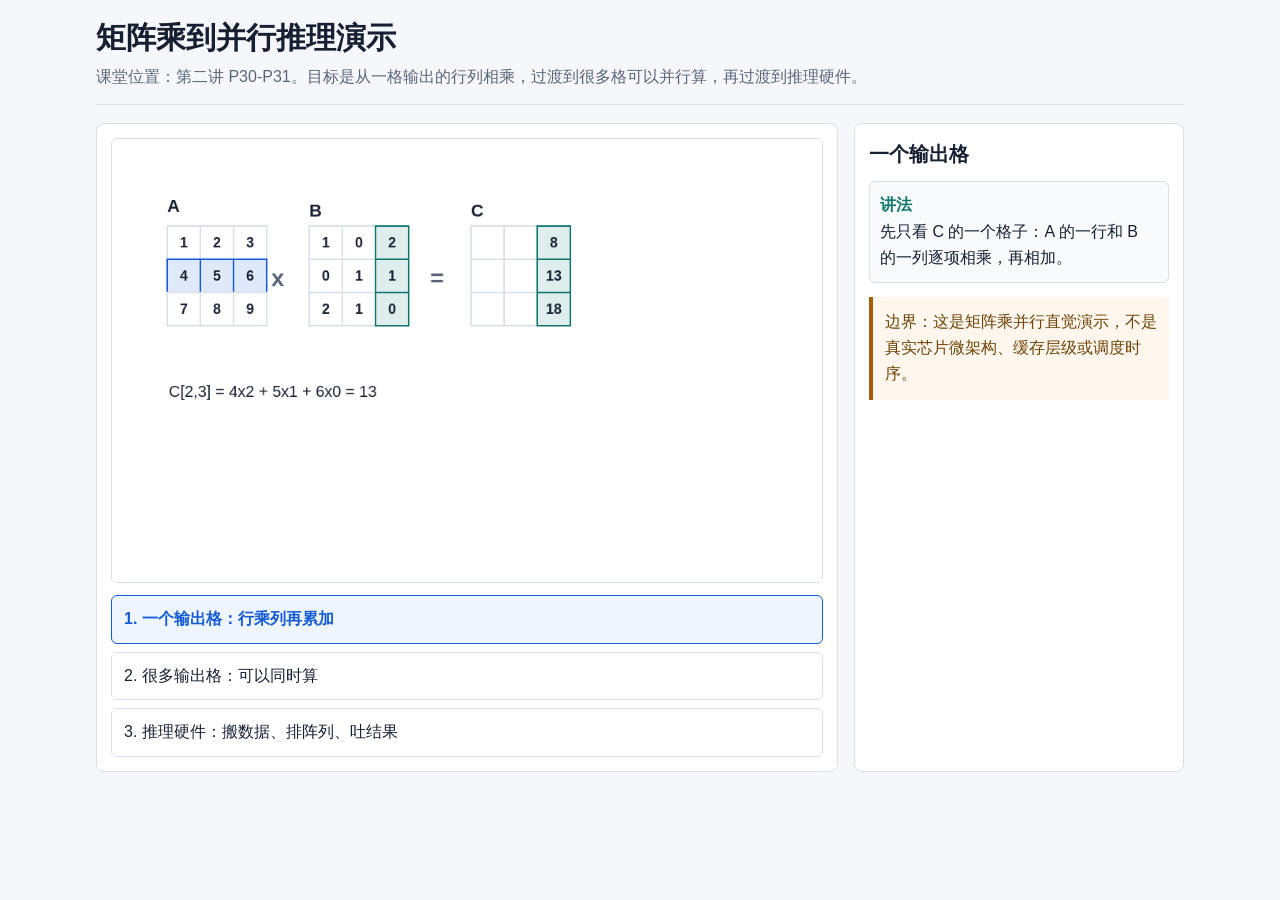
<file: 大模型推理服务系统/第二讲/matrix-parallel-demo.html>
<!doctype html>
<html lang="zh-CN">
<head>
<meta charset="utf-8">
<meta name="viewport" content="width=device-width, initial-scale=1">
<title>矩阵乘到并行推理演示</title>
<style>
:root {
  --ink: #172033;
  --muted: #5b657a;
  --line: #d9dfeb;
  --paper: #ffffff;
  --soft: #f5f7fb;
  --accent: #155bd5;
  --teal: #0f766e;
  --warn: #a45f05;
}
* { box-sizing: border-box; }
body {
  margin: 0;
  color: var(--ink);
  background: var(--soft);
  font: 16px/1.65 -apple-system, BlinkMacSystemFont, "Segoe UI", "PingFang SC",
    "Hiragino Sans GB", "Microsoft YaHei", sans-serif;
}
main { max-width: 1120px; margin: 0 auto; padding: 20px 16px 44px; }
header { border-bottom: 1px solid var(--line); padding-bottom: 14px; margin-bottom: 18px; }
h1 { margin: 0; font-size: 30px; line-height: 1.2; letter-spacing: 0; }
p { margin: 8px 0 0; color: var(--muted); }
.stage {
  display: grid;
  grid-template-columns: minmax(320px, 1fr) 330px;
  gap: 16px;
}
.canvas-wrap,
.side {
  background: var(--paper);
  border: 1px solid var(--line);
  border-radius: 8px;
  padding: 14px;
}
canvas { display: block; width: 100%; aspect-ratio: 16 / 10; border: 1px solid var(--line); border-radius: 6px; background: #ffffff; }
.controls { display: grid; gap: 8px; margin-top: 12px; }
button {
  border: 1px solid var(--line);
  border-radius: 6px;
  background: #ffffff;
  color: var(--ink);
  padding: 10px 12px;
  text-align: left;
  font: inherit;
  cursor: pointer;
}
button[aria-pressed="true"] { border-color: var(--accent); background: #eef5ff; color: var(--accent); font-weight: 700; }
.side h2 { margin: 0 0 10px; font-size: 20px; letter-spacing: 0; }
.box { border: 1px solid var(--line); border-radius: 6px; padding: 10px; background: #f8fafc; margin-top: 10px; }
.box strong { color: var(--teal); }
.note { margin-top: 14px; padding: 12px; border-left: 4px solid var(--warn); background: #fff7ed; color: #6f4205; }
@media (max-width: 820px) {
  main { padding: 14px 12px 36px; }
  .stage { grid-template-columns: 1fr; }
  h1 { font-size: 25px; }
}
</style>
</head>
<body>
<main>
<header>
<h1>矩阵乘到并行推理演示</h1>
<p>课堂位置：第二讲 P30-P31。目标是从一格输出的行列相乘，过渡到很多格可以并行算，再过渡到推理硬件。</p>
</header>
<section class="stage">
<div class="canvas-wrap">
<canvas id="scene" width="900" height="560" aria-label="矩阵乘并行演示画布"></canvas>
<div class="controls">
<button type="button" data-step="0" aria-pressed="true">1. 一个输出格：行乘列再累加</button>
<button type="button" data-step="1" aria-pressed="false">2. 很多输出格：可以同时算</button>
<button type="button" data-step="2" aria-pressed="false">3. 推理硬件：搬数据、排阵列、吐结果</button>
</div>
</div>
<aside class="side">
<h2 id="step-title">一个输出格</h2>
<div id="readout"></div>
<div class="note">边界：这是矩阵乘并行直觉演示，不是真实芯片微架构、缓存层级或调度时序。</div>
</aside>
</section>
</main>
<script>
const canvas = document.getElementById("scene");
const ctx = canvas.getContext("2d");
const buttons = [...document.querySelectorAll("button[data-step]")];
const title = document.getElementById("step-title");
const readout = document.getElementById("readout");
let step = 0;

const copy = [
  ["一个输出格", "先只看 C 的一个格子：A 的一行和 B 的一列逐项相乘，再相加。"],
  ["很多输出格", "C 的不同格子有相似计算，可以拆给很多计算单元同时做。"],
  ["推理硬件", "芯片不是在理解语义，它是在高效搬运参数和激活值，并执行大量矩阵计算。"],
];

function cell(x, y, value, fill = "#ffffff", stroke = "#d9dfeb") {
  ctx.fillStyle = fill;
  ctx.strokeStyle = stroke;
  ctx.lineWidth = 2;
  ctx.fillRect(x, y, 42, 42);
  ctx.strokeRect(x, y, 42, 42);
  ctx.fillStyle = "#172033";
  ctx.font = "700 18px -apple-system, BlinkMacSystemFont, sans-serif";
  ctx.textAlign = "center";
  ctx.textBaseline = "middle";
  ctx.fillText(value, x + 21, y + 22);
}

function matrix(label, x, y, values, highlightRow = -1, highlightCol = -1, color = "#155bd5") {
  ctx.fillStyle = "#172033";
  ctx.font = "700 22px -apple-system, BlinkMacSystemFont, sans-serif";
  ctx.textAlign = "left";
  ctx.fillText(label, x, y - 18);
  values.forEach((row, r) => {
    row.forEach((value, c) => {
      const active = r === highlightRow || c === highlightCol;
      cell(x + c * 42, y + r * 42, value, active ? `${color}22` : "#ffffff", active ? color : "#d9dfeb");
    });
  });
}

function arrow(x1, y1, x2, y2, color = "#5b657a") {
  ctx.save();
  ctx.strokeStyle = color;
  ctx.fillStyle = color;
  ctx.lineWidth = 3;
  ctx.beginPath();
  ctx.moveTo(x1, y1);
  ctx.lineTo(x2, y2);
  ctx.stroke();
  const angle = Math.atan2(y2 - y1, x2 - x1);
  ctx.beginPath();
  ctx.moveTo(x2, y2);
  ctx.lineTo(x2 - 12 * Math.cos(angle - 0.5), y2 - 12 * Math.sin(angle - 0.5));
  ctx.lineTo(x2 - 12 * Math.cos(angle + 0.5), y2 - 12 * Math.sin(angle + 0.5));
  ctx.closePath();
  ctx.fill();
  ctx.restore();
}

function drawHardware() {
  const x = 590;
  const y = 108;
  ctx.fillStyle = "#172033";
  ctx.font = "700 22px -apple-system, BlinkMacSystemFont, sans-serif";
  ctx.textAlign = "left";
  ctx.fillText("加速器阵列", x, y - 22);
  ctx.fillStyle = "#eef5ff";
  ctx.strokeStyle = "#155bd5";
  ctx.lineWidth = 3;
  ctx.strokeRect(x, y, 220, 270);
  for (let r = 0; r < 5; r += 1) {
    for (let c = 0; c < 4; c += 1) {
      ctx.fillStyle = (r + c) % 2 === 0 ? "#155bd5" : "#0f766e";
      ctx.globalAlpha = 0.78;
      ctx.fillRect(x + 28 + c * 42, y + 30 + r * 42, 28, 28);
      ctx.globalAlpha = 1;
    }
  }
  ctx.fillStyle = "#5b657a";
  ctx.font = "17px -apple-system, BlinkMacSystemFont, sans-serif";
  ctx.fillText("参数 / 激活值", x - 4, y + 314);
  arrow(x - 86, y + 135, x - 8, y + 135, "#155bd5");
  arrow(x + 190, y + 135, x + 222, y + 135, "#0f766e");
  ctx.fillText("输出", x + 190, y + 174);
}

function draw() {
  ctx.clearRect(0, 0, canvas.width, canvas.height);
  ctx.fillStyle = "#ffffff";
  ctx.fillRect(0, 0, canvas.width, canvas.height);
  matrix("A", 70, 110, [[1, 2, 3], [4, 5, 6], [7, 8, 9]], step >= 0 ? 1 : -1, -1, "#155bd5");
  matrix("B", 250, 110, [[1, 0, 2], [0, 1, 1], [2, 1, 0]], -1, step >= 0 ? 2 : -1, "#0f766e");
  ctx.fillStyle = "#5b657a";
  ctx.font = "700 30px -apple-system, BlinkMacSystemFont, sans-serif";
  ctx.textAlign = "center";
  ctx.fillText("x", 210, 178);
  ctx.fillText("=", 412, 178);
  const cValues = [["", "", "8"], ["", "", "13"], ["", "", "18"]];
  if (step >= 1) {
    cValues[0][0] = "7"; cValues[0][1] = "5";
    cValues[1][0] = "16"; cValues[1][1] = "11";
    cValues[2][0] = "25"; cValues[2][1] = "17";
  }
  matrix("C", 455, 110, cValues, -1, step === 0 ? 2 : -1, step >= 1 ? "#155bd5" : "#0f766e");
  if (step === 0) {
    ctx.fillStyle = "#172033";
    ctx.font = "20px -apple-system, BlinkMacSystemFont, sans-serif";
    ctx.textAlign = "left";
    ctx.fillText("C[2,3] = 4x2 + 5x1 + 6x0 = 13", 72, 320);
  }
  if (step >= 1) {
    ctx.fillStyle = "#172033";
    ctx.font = "20px -apple-system, BlinkMacSystemFont, sans-serif";
    ctx.textAlign = "left";
    ctx.fillText("每个输出格都是类似的小任务，可以拆开并行。", 72, 320);
    for (let i = 0; i < 6; i += 1) {
      arrow(120 + i * 58, 365, 150 + i * 58, 410, i % 2 ? "#0f766e" : "#155bd5");
    }
  }
  if (step >= 2) drawHardware();
}

function renderSide() {
  title.textContent = copy[step][0];
  readout.innerHTML = `<div class="box"><strong>讲法</strong><br>${copy[step][1]}</div>`;
}

buttons.forEach((button) => {
  button.addEventListener("click", () => {
    step = Number(button.dataset.step);
    buttons.forEach((item) => item.setAttribute("aria-pressed", String(item === button)));
    draw();
    renderSide();
  });
});

draw();
renderSide();
</script>
</body>
</html>
</file>
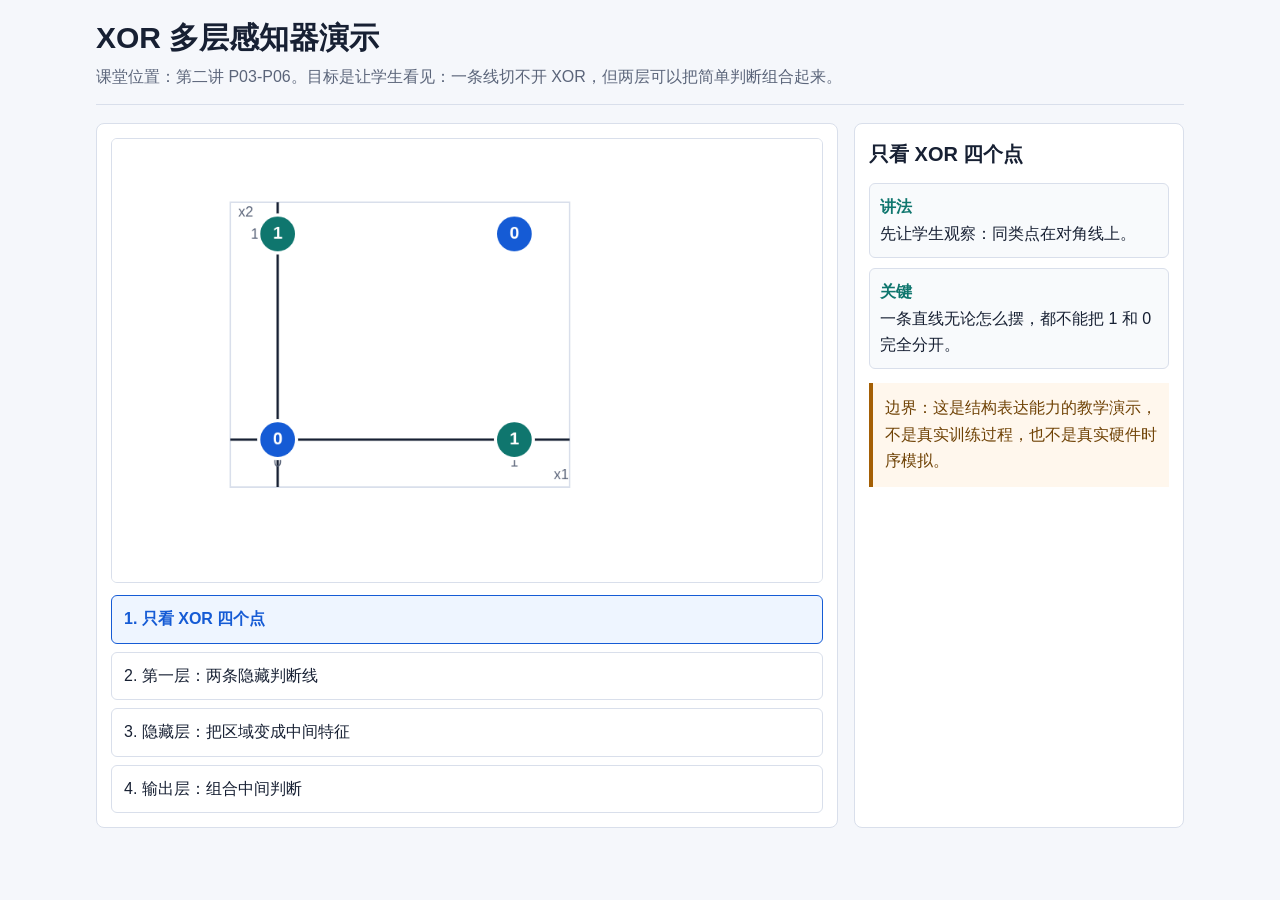
<file: 大模型推理服务系统/第二讲/mlp-xor-demo.html>
<!doctype html>
<html lang="zh-CN">
<head>
<meta charset="utf-8">
<meta name="viewport" content="width=device-width, initial-scale=1">
<title>XOR 多层感知器演示</title>
<style>
:root {
  --ink: #172033;
  --muted: #5b657a;
  --line: #d9dfeb;
  --paper: #ffffff;
  --soft: #f5f7fb;
  --accent: #155bd5;
  --teal: #0f766e;
  --warn: #a45f05;
}
* { box-sizing: border-box; }
body {
  margin: 0;
  color: var(--ink);
  background: var(--soft);
  font: 16px/1.65 -apple-system, BlinkMacSystemFont, "Segoe UI", "PingFang SC",
    "Hiragino Sans GB", "Microsoft YaHei", sans-serif;
}
main { max-width: 1120px; margin: 0 auto; padding: 20px 16px 44px; }
header { border-bottom: 1px solid var(--line); padding-bottom: 14px; margin-bottom: 18px; }
h1 { margin: 0; font-size: 30px; line-height: 1.2; letter-spacing: 0; }
p { margin: 8px 0 0; color: var(--muted); }
.stage {
  display: grid;
  grid-template-columns: minmax(320px, 1fr) 330px;
  gap: 16px;
  align-items: stretch;
}
.canvas-wrap,
.side {
  background: var(--paper);
  border: 1px solid var(--line);
  border-radius: 8px;
  padding: 14px;
}
canvas { display: block; width: 100%; aspect-ratio: 16 / 10; border: 1px solid var(--line); border-radius: 6px; background: #ffffff; }
.controls { display: grid; gap: 8px; margin-top: 12px; }
button {
  appearance: none;
  border: 1px solid var(--line);
  border-radius: 6px;
  background: #ffffff;
  color: var(--ink);
  padding: 10px 12px;
  text-align: left;
  font: inherit;
  cursor: pointer;
}
button[aria-pressed="true"] { border-color: var(--accent); background: #eef5ff; color: var(--accent); font-weight: 700; }
.side h2 { margin: 0 0 10px; font-size: 20px; letter-spacing: 0; }
.readout { display: grid; gap: 10px; margin-top: 12px; }
.box { border: 1px solid var(--line); border-radius: 6px; padding: 10px; background: #f8fafc; }
.box strong { color: var(--teal); }
.note { margin-top: 14px; padding: 12px; border-left: 4px solid var(--warn); background: #fff7ed; color: #6f4205; }
@media (max-width: 820px) {
  main { padding: 14px 12px 36px; }
  .stage { grid-template-columns: 1fr; }
  h1 { font-size: 25px; }
}
</style>
</head>
<body>
<main>
<header>
<h1>XOR 多层感知器演示</h1>
<p>课堂位置：第二讲 P03-P06。目标是让学生看见：一条线切不开 XOR，但两层可以把简单判断组合起来。</p>
</header>
<section class="stage">
<div class="canvas-wrap">
<canvas id="scene" width="900" height="560" aria-label="XOR 多层感知器画布"></canvas>
<div class="controls" aria-label="演示步骤">
<button type="button" data-step="0" aria-pressed="true">1. 只看 XOR 四个点</button>
<button type="button" data-step="1" aria-pressed="false">2. 第一层：两条隐藏判断线</button>
<button type="button" data-step="2" aria-pressed="false">3. 隐藏层：把区域变成中间特征</button>
<button type="button" data-step="3" aria-pressed="false">4. 输出层：组合中间判断</button>
</div>
</div>
<aside class="side">
<h2 id="step-title">只看 XOR 四个点</h2>
<div class="readout" id="readout"></div>
<div class="note">边界：这是结构表达能力的教学演示，不是真实训练过程，也不是真实硬件时序模拟。</div>
</aside>
</section>
</main>
<script>
const canvas = document.getElementById("scene");
const ctx = canvas.getContext("2d");
const buttons = [...document.querySelectorAll("button[data-step]")];
const title = document.getElementById("step-title");
const readout = document.getElementById("readout");
let step = 0;

const points = [
  { x: 0, y: 0, label: "0", color: "#155bd5" },
  { x: 1, y: 1, label: "0", color: "#155bd5" },
  { x: 0, y: 1, label: "1", color: "#0f766e" },
  { x: 1, y: 0, label: "1", color: "#0f766e" },
];

const copy = [
  {
    title: "只看 XOR 四个点",
    lines: [
      ["讲法", "先让学生观察：同类点在对角线上。"],
      ["关键", "一条直线无论怎么摆，都不能把 1 和 0 完全分开。"],
    ],
  },
  {
    title: "第一层：两条隐藏判断线",
    lines: [
      ["讲法", "隐藏神经元不是神秘部件，可以先理解成两个简单判断。"],
      ["例子", "一条线看 x+y 是否足够大，另一条线看 x+y 是否过大。"],
    ],
  },
  {
    title: "隐藏层：把区域变成中间特征",
    lines: [
      ["讲法", "第一层先把平面切出一个中间区域。"],
      ["关键", "中间特征不是最后答案，但它让下一层更容易组合。"],
    ],
  },
  {
    title: "输出层：组合中间判断",
    lines: [
      ["讲法", "输出层把两个中间判断合成最终 XOR。"],
      ["边界", "这里讲的是表达能力直觉，不是在手推真实训练得到的权重。"],
    ],
  },
];

function sx(x) { return 210 + x * 300; }
function sy(y) { return 380 - y * 260; }

function lineThrough(fn, color, label, offset) {
  ctx.save();
  ctx.strokeStyle = color;
  ctx.lineWidth = 4;
  ctx.beginPath();
  for (let px = -0.2; px <= 1.25; px += 0.01) {
    const py = fn(px);
    const cx = sx(px);
    const cy = sy(py);
    if (px === -0.2) ctx.moveTo(cx, cy);
    else ctx.lineTo(cx, cy);
  }
  ctx.stroke();
  ctx.fillStyle = color;
  ctx.font = "700 24px -apple-system, BlinkMacSystemFont, sans-serif";
  ctx.fillText(label, 540, 130 + offset);
  ctx.restore();
}

function drawNetwork() {
  const layers = [
    [{ x: 670, y: 190 }, { x: 670, y: 310 }],
    [{ x: 770, y: 250 }],
  ];
  ctx.save();
  ctx.strokeStyle = "#d9dfeb";
  ctx.lineWidth = 3;
  for (const h of layers[0]) {
    ctx.beginPath();
    ctx.moveTo(610, 250);
    ctx.lineTo(h.x, h.y);
    ctx.lineTo(layers[1][0].x, layers[1][0].y);
    ctx.stroke();
  }
  ctx.fillStyle = "#eef5ff";
  ctx.strokeStyle = "#155bd5";
  ctx.lineWidth = 3;
  ctx.beginPath(); ctx.arc(610, 250, 24, 0, Math.PI * 2); ctx.fill(); ctx.stroke();
  ctx.fillStyle = "#f2fbf8";
  ctx.strokeStyle = "#0f766e";
  for (const h of layers[0]) {
    ctx.beginPath(); ctx.arc(h.x, h.y, 24, 0, Math.PI * 2); ctx.fill(); ctx.stroke();
  }
  ctx.fillStyle = "#eef5ff";
  ctx.strokeStyle = "#155bd5";
  ctx.beginPath(); ctx.arc(770, 250, 24, 0, Math.PI * 2); ctx.fill(); ctx.stroke();
  ctx.fillStyle = "#172033";
  ctx.font = "700 18px -apple-system, BlinkMacSystemFont, sans-serif";
  ctx.fillText("输入", 590, 304);
  ctx.fillText("隐藏层", 640, 370);
  ctx.fillText("输出", 750, 304);
  ctx.restore();
}

function draw() {
  ctx.clearRect(0, 0, canvas.width, canvas.height);
  ctx.fillStyle = "#ffffff";
  ctx.fillRect(0, 0, canvas.width, canvas.height);
  ctx.strokeStyle = "#d9dfeb";
  ctx.lineWidth = 2;
  ctx.strokeRect(150, 80, 430, 360);
  ctx.fillStyle = "#5b657a";
  ctx.font = "18px -apple-system, BlinkMacSystemFont, sans-serif";
  ctx.fillText("x1", 560, 430);
  ctx.fillText("x2", 160, 98);
  ctx.strokeStyle = "#172033";
  ctx.lineWidth = 3;
  ctx.beginPath(); ctx.moveTo(150, 380); ctx.lineTo(580, 380); ctx.stroke();
  ctx.beginPath(); ctx.moveTo(210, 440); ctx.lineTo(210, 80); ctx.stroke();
  ctx.fillText("0", sx(0) - 5, sy(0) + 34);
  ctx.fillText("1", sx(1) - 5, sy(0) + 34);
  ctx.fillText("1", sx(0) - 34, sy(1) + 6);

  if (step >= 1) {
    lineThrough((x) => 0.45 - x, "#155bd5", "h1: x1+x2 > 0.5", 0);
    lineThrough((x) => 1.45 - x, "#0f766e", "h2: x1+x2 > 1.5", 34);
  }

  if (step >= 2) {
    ctx.save();
    ctx.fillStyle = "rgba(15, 118, 110, 0.10)";
    ctx.beginPath();
    ctx.moveTo(sx(-0.1), sy(0.55));
    ctx.lineTo(sx(0.55), sy(-0.1));
    ctx.lineTo(sx(1.15), sy(0.5));
    ctx.lineTo(sx(0.5), sy(1.15));
    ctx.closePath();
    ctx.fill();
    ctx.restore();
  }

  for (const p of points) {
    ctx.save();
    ctx.fillStyle = p.color;
    ctx.strokeStyle = "#ffffff";
    ctx.lineWidth = 4;
    ctx.beginPath();
    ctx.arc(sx(p.x), sy(p.y), 24, 0, Math.PI * 2);
    ctx.fill();
    ctx.stroke();
    ctx.fillStyle = "#ffffff";
    ctx.font = "700 22px -apple-system, BlinkMacSystemFont, sans-serif";
    ctx.textAlign = "center";
    ctx.textBaseline = "middle";
    ctx.fillText(p.label, sx(p.x), sy(p.y));
    ctx.restore();
  }

  if (step >= 3) drawNetwork();
}

function renderSide() {
  title.textContent = copy[step].title;
  readout.innerHTML = copy[step].lines
    .map(([label, body]) => `<div class="box"><strong>${label}</strong><br>${body}</div>`)
    .join("");
}

buttons.forEach((button) => {
  button.addEventListener("click", () => {
    step = Number(button.dataset.step);
    buttons.forEach((item) => item.setAttribute("aria-pressed", String(item === button)));
    draw();
    renderSide();
  });
});

draw();
renderSide();
</script>
</body>
</html>
</file>
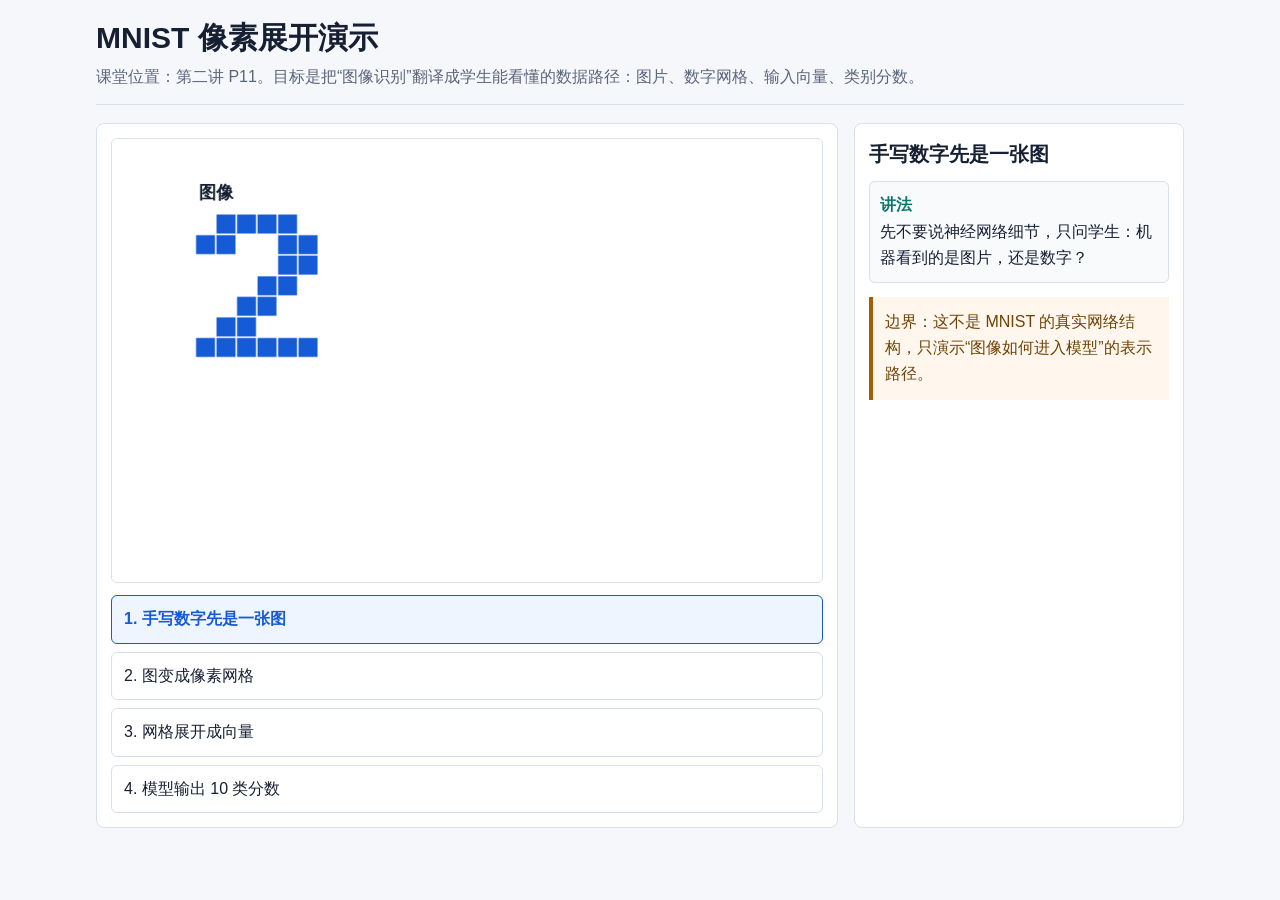
<file: 大模型推理服务系统/第二讲/mnist-vector-demo.html>
<!doctype html>
<html lang="zh-CN">
<head>
<meta charset="utf-8">
<meta name="viewport" content="width=device-width, initial-scale=1">
<title>MNIST 像素展开演示</title>
<style>
:root {
  --ink: #172033;
  --muted: #5b657a;
  --line: #d9dfeb;
  --paper: #ffffff;
  --soft: #f5f7fb;
  --accent: #155bd5;
  --teal: #0f766e;
  --warn: #a45f05;
}
* { box-sizing: border-box; }
body {
  margin: 0;
  color: var(--ink);
  background: var(--soft);
  font: 16px/1.65 -apple-system, BlinkMacSystemFont, "Segoe UI", "PingFang SC",
    "Hiragino Sans GB", "Microsoft YaHei", sans-serif;
}
main { max-width: 1120px; margin: 0 auto; padding: 20px 16px 44px; }
header { border-bottom: 1px solid var(--line); padding-bottom: 14px; margin-bottom: 18px; }
h1 { margin: 0; font-size: 30px; line-height: 1.2; letter-spacing: 0; }
p { margin: 8px 0 0; color: var(--muted); }
.stage {
  display: grid;
  grid-template-columns: minmax(320px, 1fr) 330px;
  gap: 16px;
}
.canvas-wrap,
.side {
  background: var(--paper);
  border: 1px solid var(--line);
  border-radius: 8px;
  padding: 14px;
}
canvas { display: block; width: 100%; aspect-ratio: 16 / 10; border: 1px solid var(--line); border-radius: 6px; background: #ffffff; }
.controls { display: grid; gap: 8px; margin-top: 12px; }
button {
  border: 1px solid var(--line);
  border-radius: 6px;
  background: #ffffff;
  color: var(--ink);
  padding: 10px 12px;
  text-align: left;
  font: inherit;
  cursor: pointer;
}
button[aria-pressed="true"] { border-color: var(--accent); background: #eef5ff; color: var(--accent); font-weight: 700; }
.side h2 { margin: 0 0 10px; font-size: 20px; letter-spacing: 0; }
.box { border: 1px solid var(--line); border-radius: 6px; padding: 10px; background: #f8fafc; margin-top: 10px; }
.box strong { color: var(--teal); }
.note { margin-top: 14px; padding: 12px; border-left: 4px solid var(--warn); background: #fff7ed; color: #6f4205; }
@media (max-width: 820px) {
  main { padding: 14px 12px 36px; }
  .stage { grid-template-columns: 1fr; }
  h1 { font-size: 25px; }
}
</style>
</head>
<body>
<main>
<header>
<h1>MNIST 像素展开演示</h1>
<p>课堂位置：第二讲 P11。目标是把“图像识别”翻译成学生能看懂的数据路径：图片、数字网格、输入向量、类别分数。</p>
</header>
<section class="stage">
<div class="canvas-wrap">
<canvas id="scene" width="900" height="560" aria-label="MNIST 像素展开画布"></canvas>
<div class="controls">
<button type="button" data-step="0" aria-pressed="true">1. 手写数字先是一张图</button>
<button type="button" data-step="1" aria-pressed="false">2. 图变成像素网格</button>
<button type="button" data-step="2" aria-pressed="false">3. 网格展开成向量</button>
<button type="button" data-step="3" aria-pressed="false">4. 模型输出 10 类分数</button>
</div>
</div>
<aside class="side">
<h2 id="step-title">手写数字先是一张图</h2>
<div id="readout"></div>
<div class="note">边界：这不是 MNIST 的真实网络结构，只演示“图像如何进入模型”的表示路径。</div>
</aside>
</section>
</main>
<script>
const canvas = document.getElementById("scene");
const ctx = canvas.getContext("2d");
const buttons = [...document.querySelectorAll("button[data-step]")];
const title = document.getElementById("step-title");
const readout = document.getElementById("readout");
let step = 0;

const digit = [
  "00111100",
  "01100110",
  "00000110",
  "00001100",
  "00011000",
  "00110000",
  "01111110",
  "00000000",
];

const copy = [
  ["手写数字先是一张图", "先不要说神经网络细节，只问学生：机器看到的是图片，还是数字？"],
  ["图变成像素网格", "每个小格可以理解成一个亮度数字。真实 MNIST 是 28x28，这里缩成 8x8 方便看。"],
  ["网格展开成向量", "模型接收的是一串输入值，不是人脑里看到的那个“7”的意义。"],
  ["模型输出 10 类分数", "最后不是直接说“这一定是 7”，而是给 0 到 9 的分数，再取最大的类别。"],
];

function drawGrid(originX, originY, cell, activeOnly = false) {
  for (let r = 0; r < digit.length; r += 1) {
    for (let c = 0; c < digit[r].length; c += 1) {
      const on = digit[r][c] === "1";
      ctx.fillStyle = on ? "#155bd5" : activeOnly ? "#ffffff" : "#edf2f7";
      ctx.strokeStyle = "#ffffff";
      ctx.lineWidth = 1;
      ctx.fillRect(originX + c * cell, originY + r * cell, cell - 1, cell - 1);
      ctx.strokeRect(originX + c * cell, originY + r * cell, cell - 1, cell - 1);
    }
  }
}

function drawVector() {
  const x = 390;
  const y = 125;
  ctx.fillStyle = "#172033";
  ctx.font = "700 22px -apple-system, BlinkMacSystemFont, sans-serif";
  ctx.fillText("输入向量 x", x, y - 20);
  for (let i = 0; i < 24; i += 1) {
    const r = Math.floor(i / 8);
    const c = i % 8;
    const on = digit[r][c] === "1";
    ctx.fillStyle = on ? "#155bd5" : "#edf2f7";
    ctx.strokeStyle = "#d9dfeb";
    ctx.fillRect(x + i * 14, y, 10, 120);
    ctx.strokeRect(x + i * 14, y, 10, 120);
  }
  ctx.fillStyle = "#5b657a";
  ctx.font = "17px -apple-system, BlinkMacSystemFont, sans-serif";
  ctx.fillText("这里只画前 24 个输入；真实会继续展开到 784 个。", x, y + 154);
}

function drawScores() {
  const x = 625;
  const y = 100;
  const scores = [0.02, 0.03, 0.04, 0.02, 0.06, 0.03, 0.04, 0.88, 0.05, 0.03];
  ctx.fillStyle = "#172033";
  ctx.font = "700 22px -apple-system, BlinkMacSystemFont, sans-serif";
  ctx.fillText("输出分数", x, y - 20);
  scores.forEach((score, index) => {
    const top = y + index * 34;
    ctx.fillStyle = "#5b657a";
    ctx.font = "16px -apple-system, BlinkMacSystemFont, sans-serif";
    ctx.fillText(String(index), x, top + 18);
    ctx.fillStyle = index === 7 ? "#0f766e" : "#dbeafe";
    ctx.fillRect(x + 28, top, score * 210, 20);
    ctx.strokeStyle = "#d9dfeb";
    ctx.strokeRect(x + 28, top, 210, 20);
  });
}

function arrow(x1, y1, x2, y2) {
  ctx.save();
  ctx.strokeStyle = "#5b657a";
  ctx.fillStyle = "#5b657a";
  ctx.lineWidth = 3;
  ctx.beginPath();
  ctx.moveTo(x1, y1);
  ctx.lineTo(x2, y2);
  ctx.stroke();
  const angle = Math.atan2(y2 - y1, x2 - x1);
  ctx.beginPath();
  ctx.moveTo(x2, y2);
  ctx.lineTo(x2 - 12 * Math.cos(angle - 0.5), y2 - 12 * Math.sin(angle - 0.5));
  ctx.lineTo(x2 - 12 * Math.cos(angle + 0.5), y2 - 12 * Math.sin(angle + 0.5));
  ctx.closePath();
  ctx.fill();
  ctx.restore();
}

function draw() {
  ctx.clearRect(0, 0, canvas.width, canvas.height);
  ctx.fillStyle = "#ffffff";
  ctx.fillRect(0, 0, canvas.width, canvas.height);
  ctx.fillStyle = "#172033";
  ctx.font = "700 22px -apple-system, BlinkMacSystemFont, sans-serif";
  ctx.fillText("图像", 110, 75);
  drawGrid(80, 95, 26, step === 0);
  if (step >= 1) {
    ctx.fillStyle = "#5b657a";
    ctx.font = "17px -apple-system, BlinkMacSystemFont, sans-serif";
    ctx.fillText("每格是一个亮度值", 80, 330);
  }
  if (step >= 2) {
    arrow(310, 195, 370, 195);
    drawVector();
  }
  if (step >= 3) {
    arrow(565, 195, 610, 195);
    drawScores();
  }
}

function renderSide() {
  title.textContent = copy[step][0];
  readout.innerHTML = `<div class="box"><strong>讲法</strong><br>${copy[step][1]}</div>`;
}

buttons.forEach((button) => {
  button.addEventListener("click", () => {
    step = Number(button.dataset.step);
    buttons.forEach((item) => item.setAttribute("aria-pressed", String(item === button)));
    draw();
    renderSide();
  });
});

draw();
renderSide();
</script>
</body>
</html>
</file>
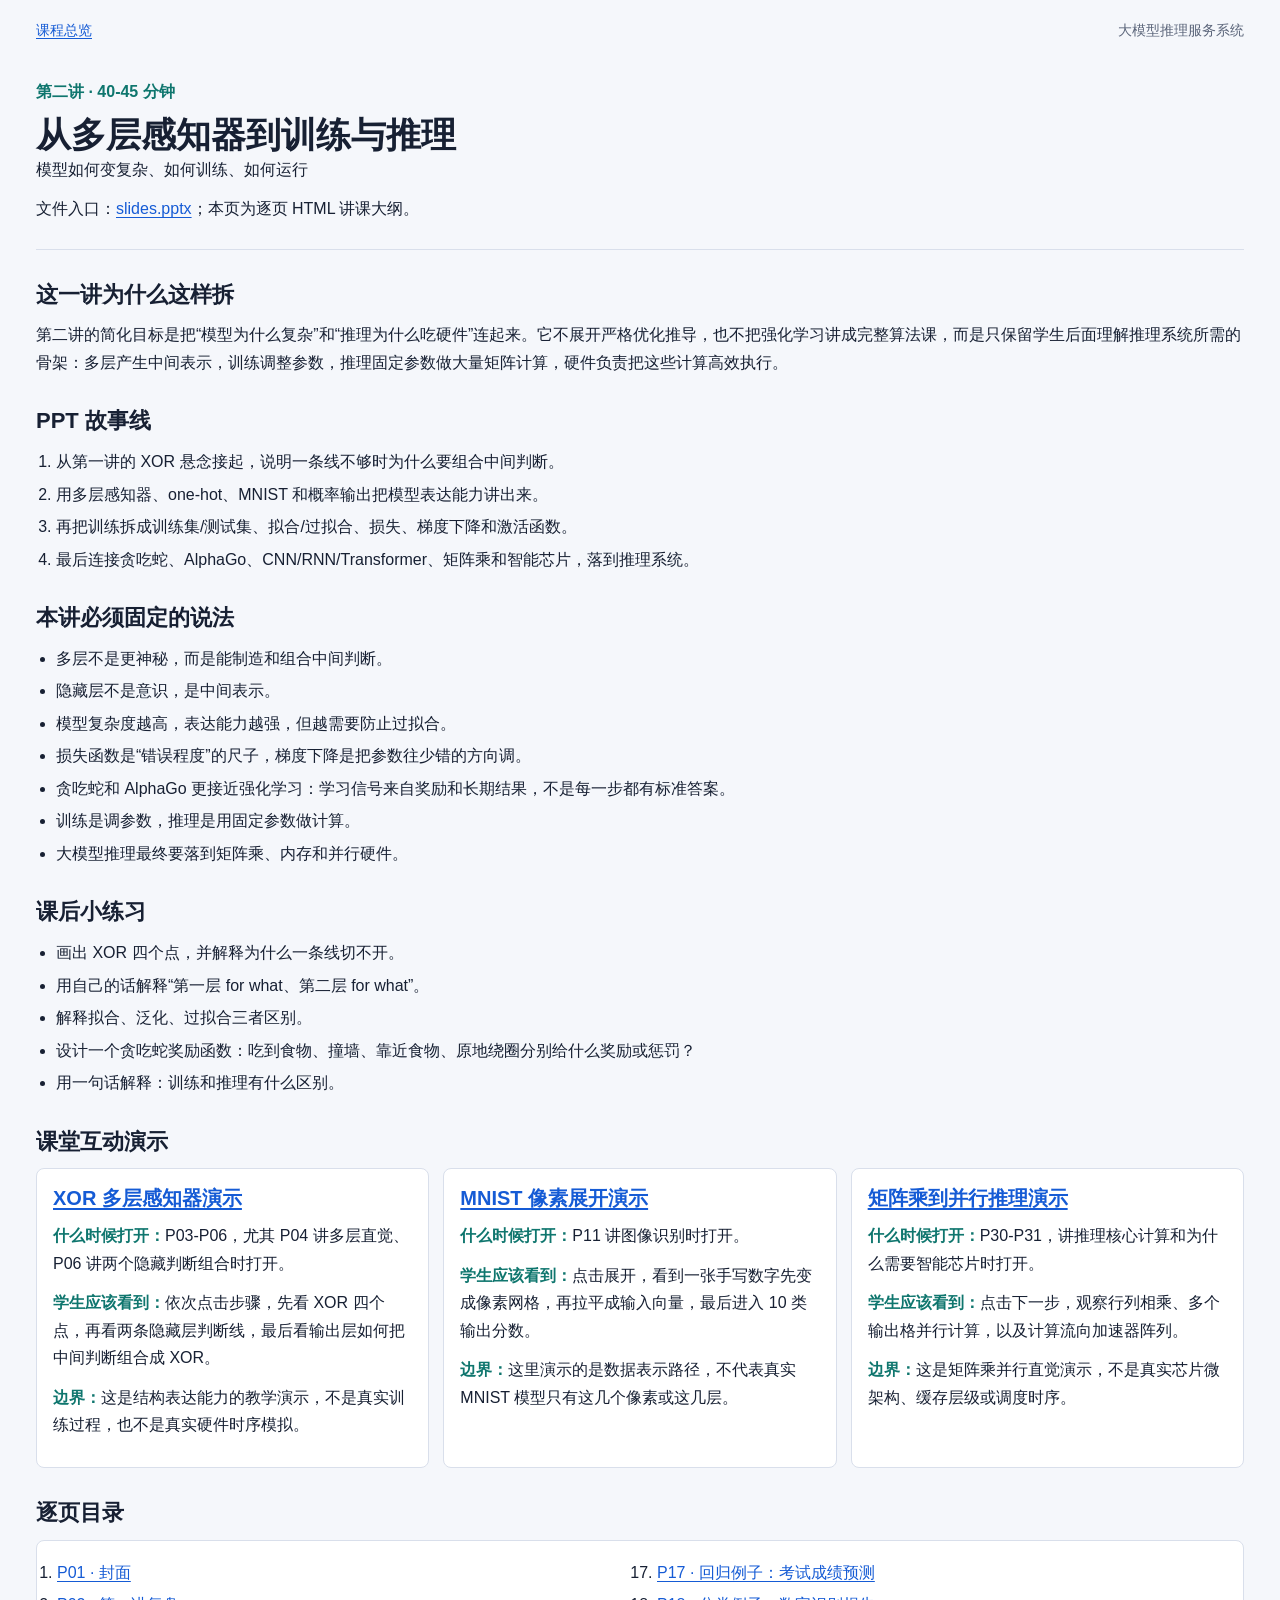
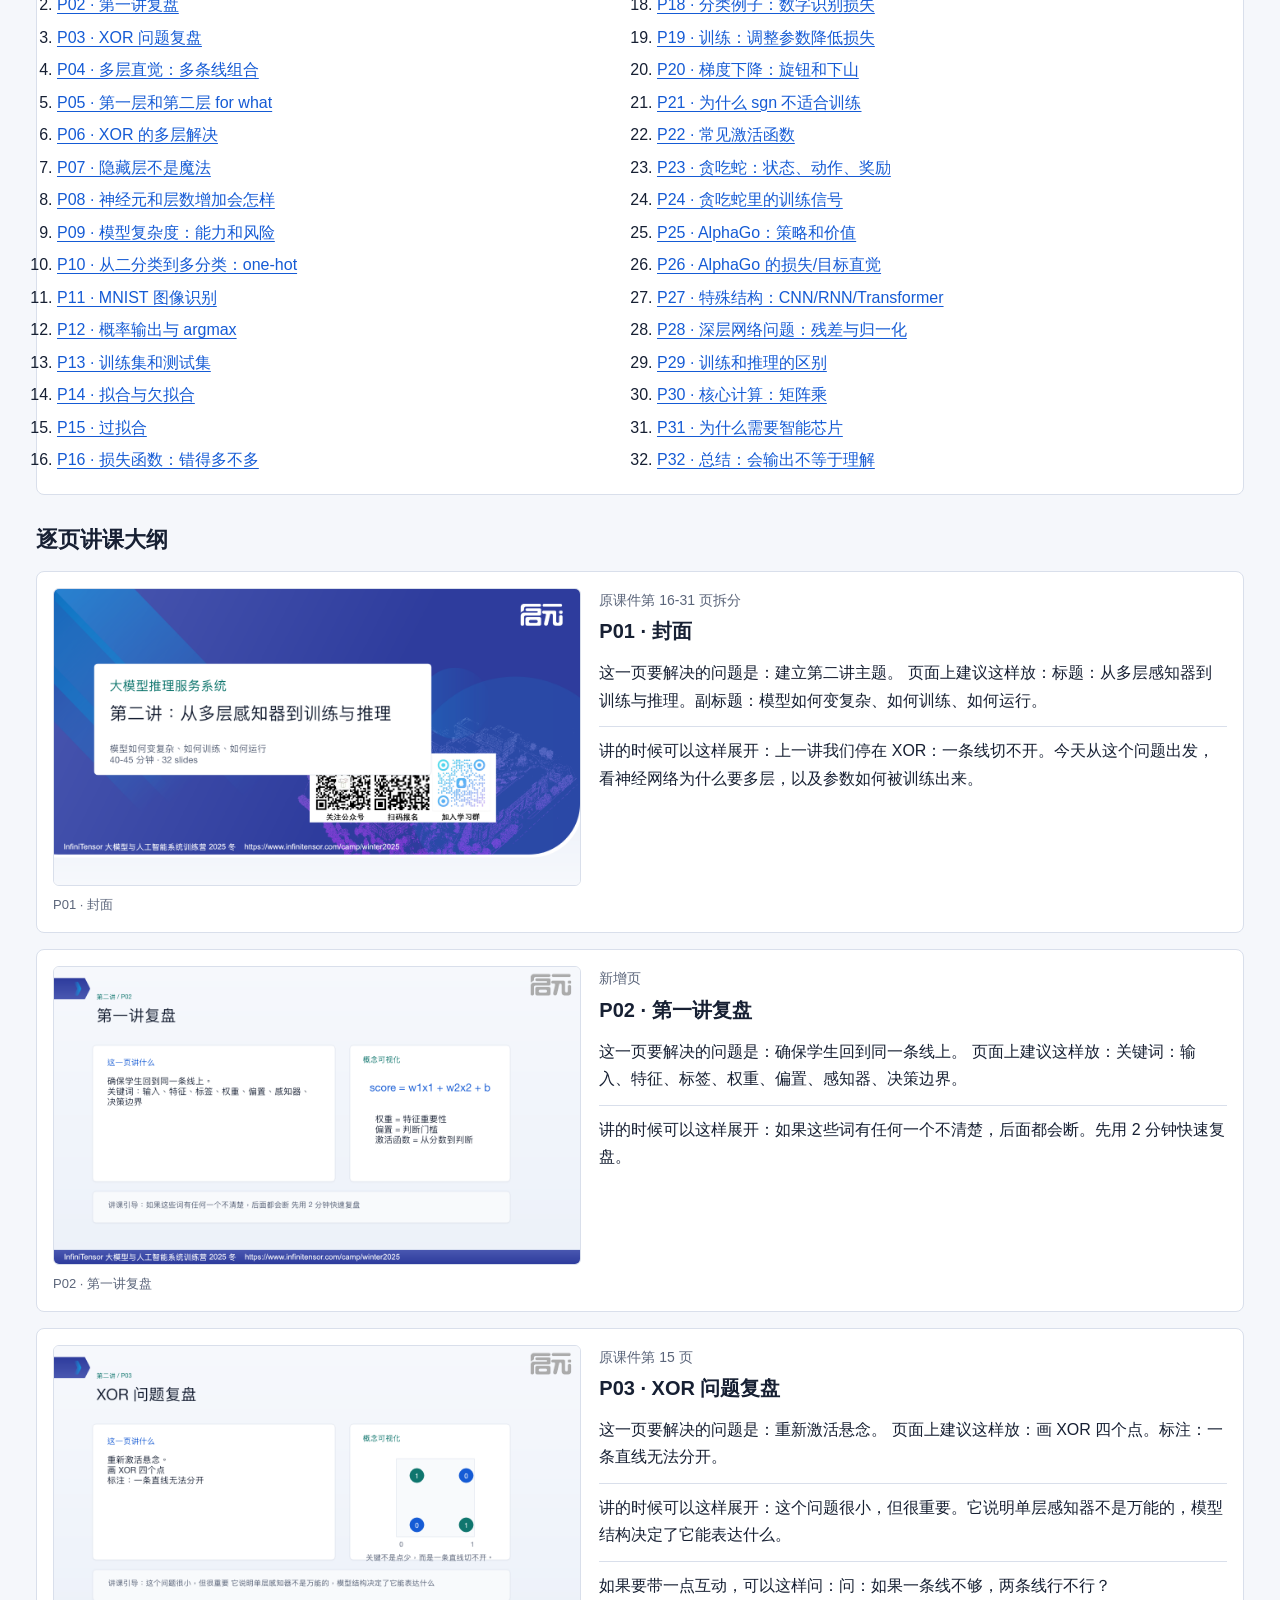
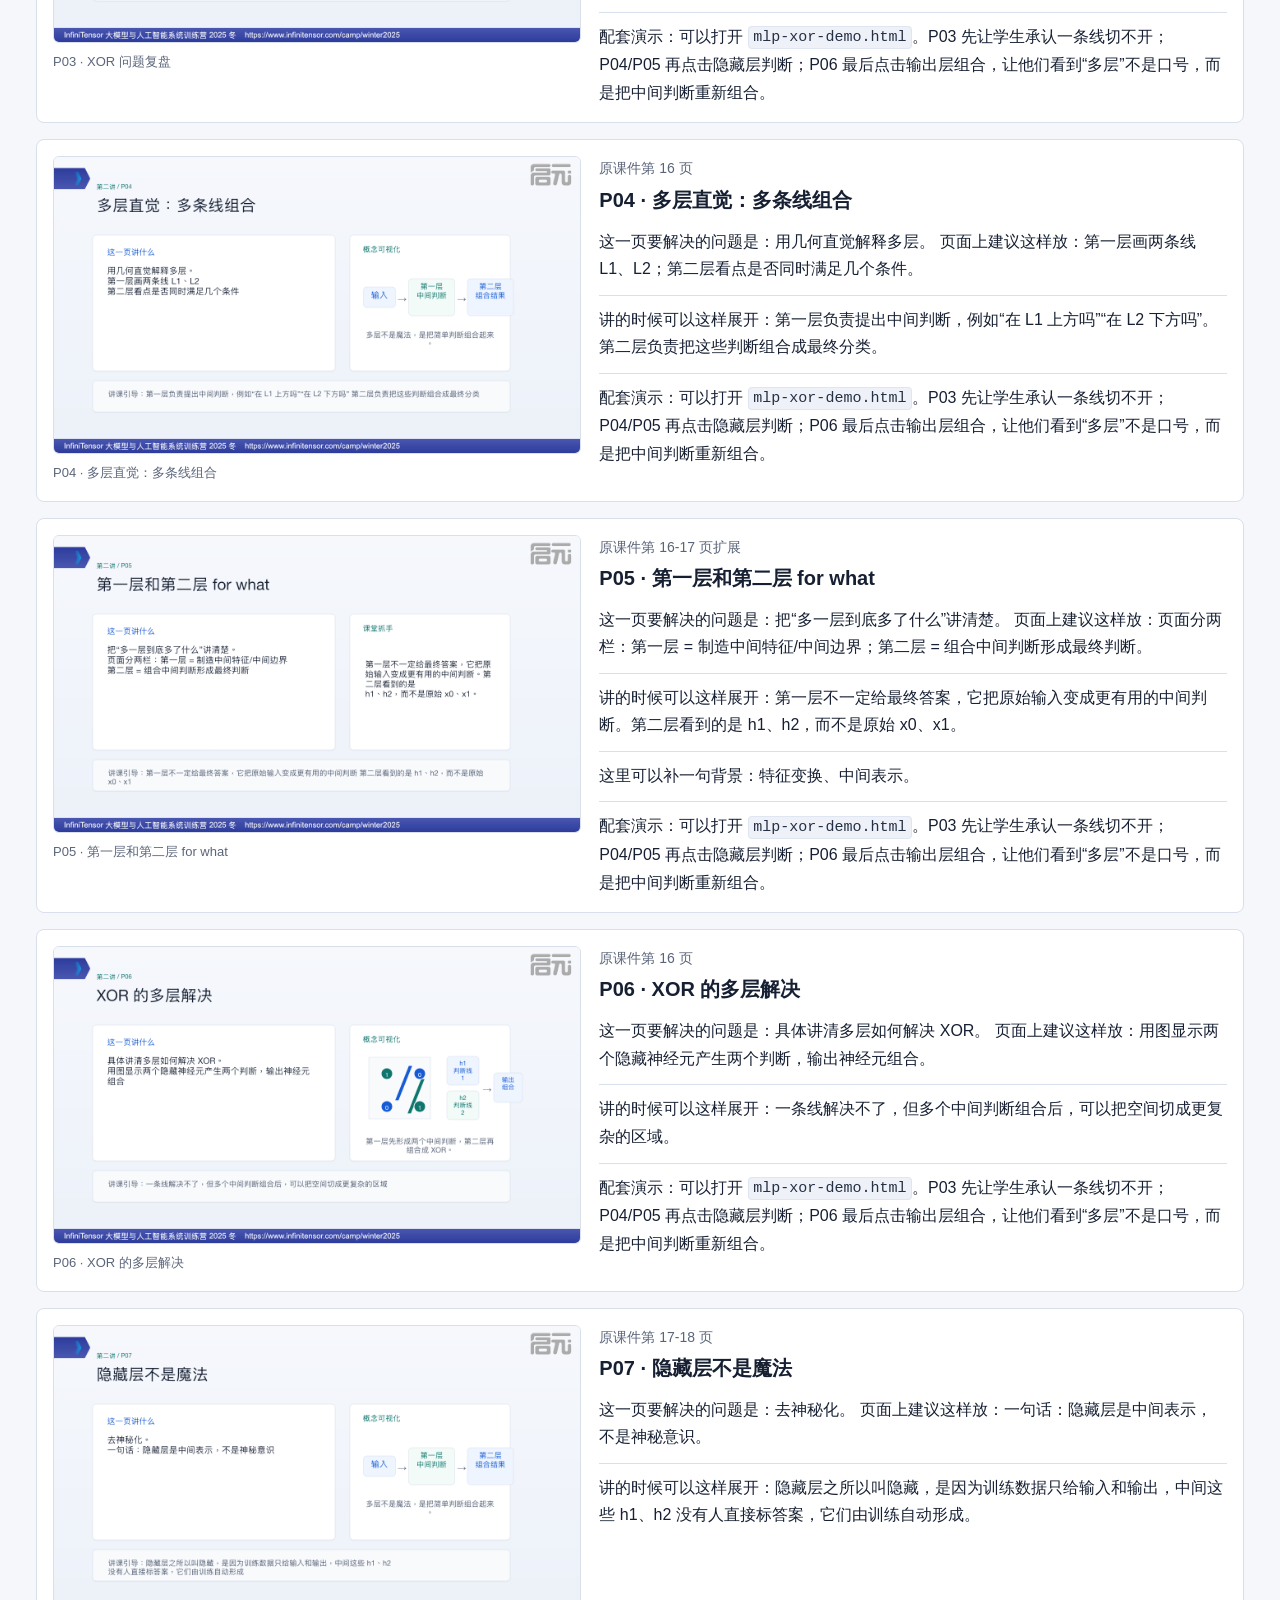
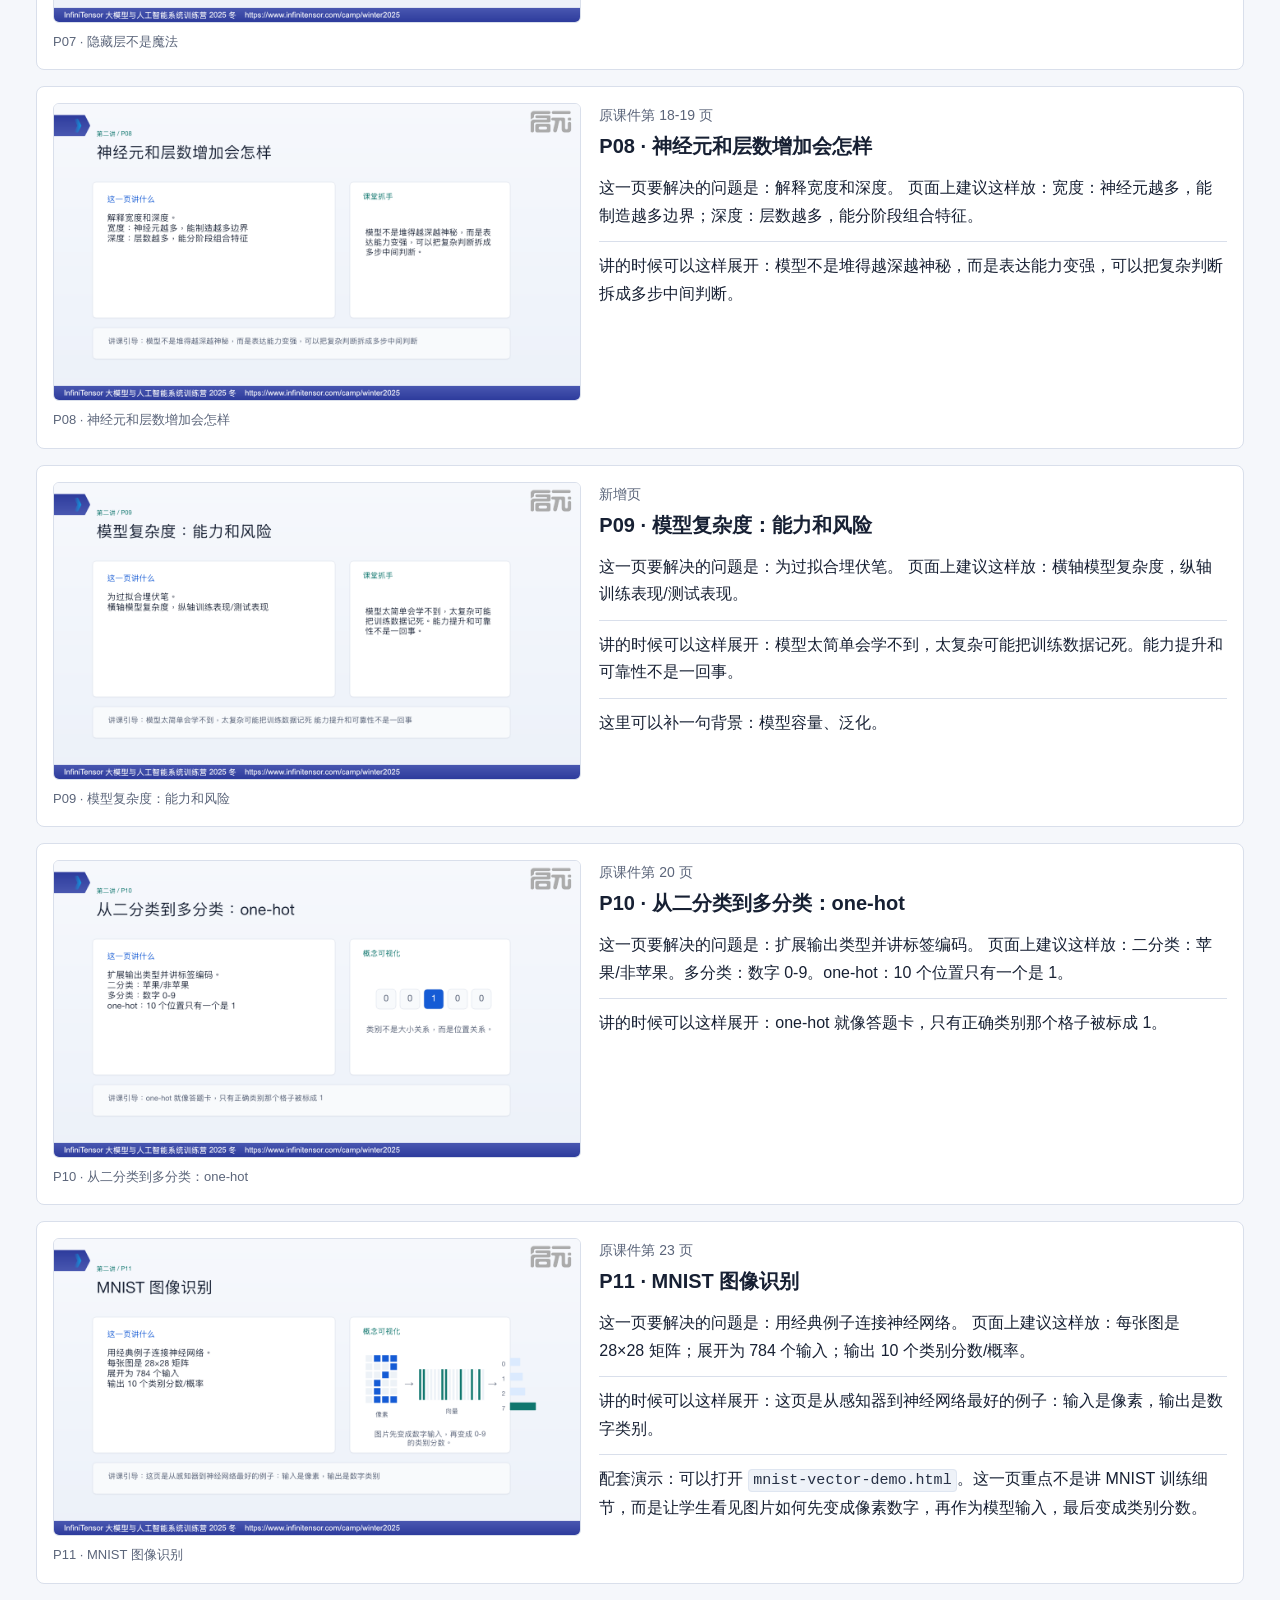
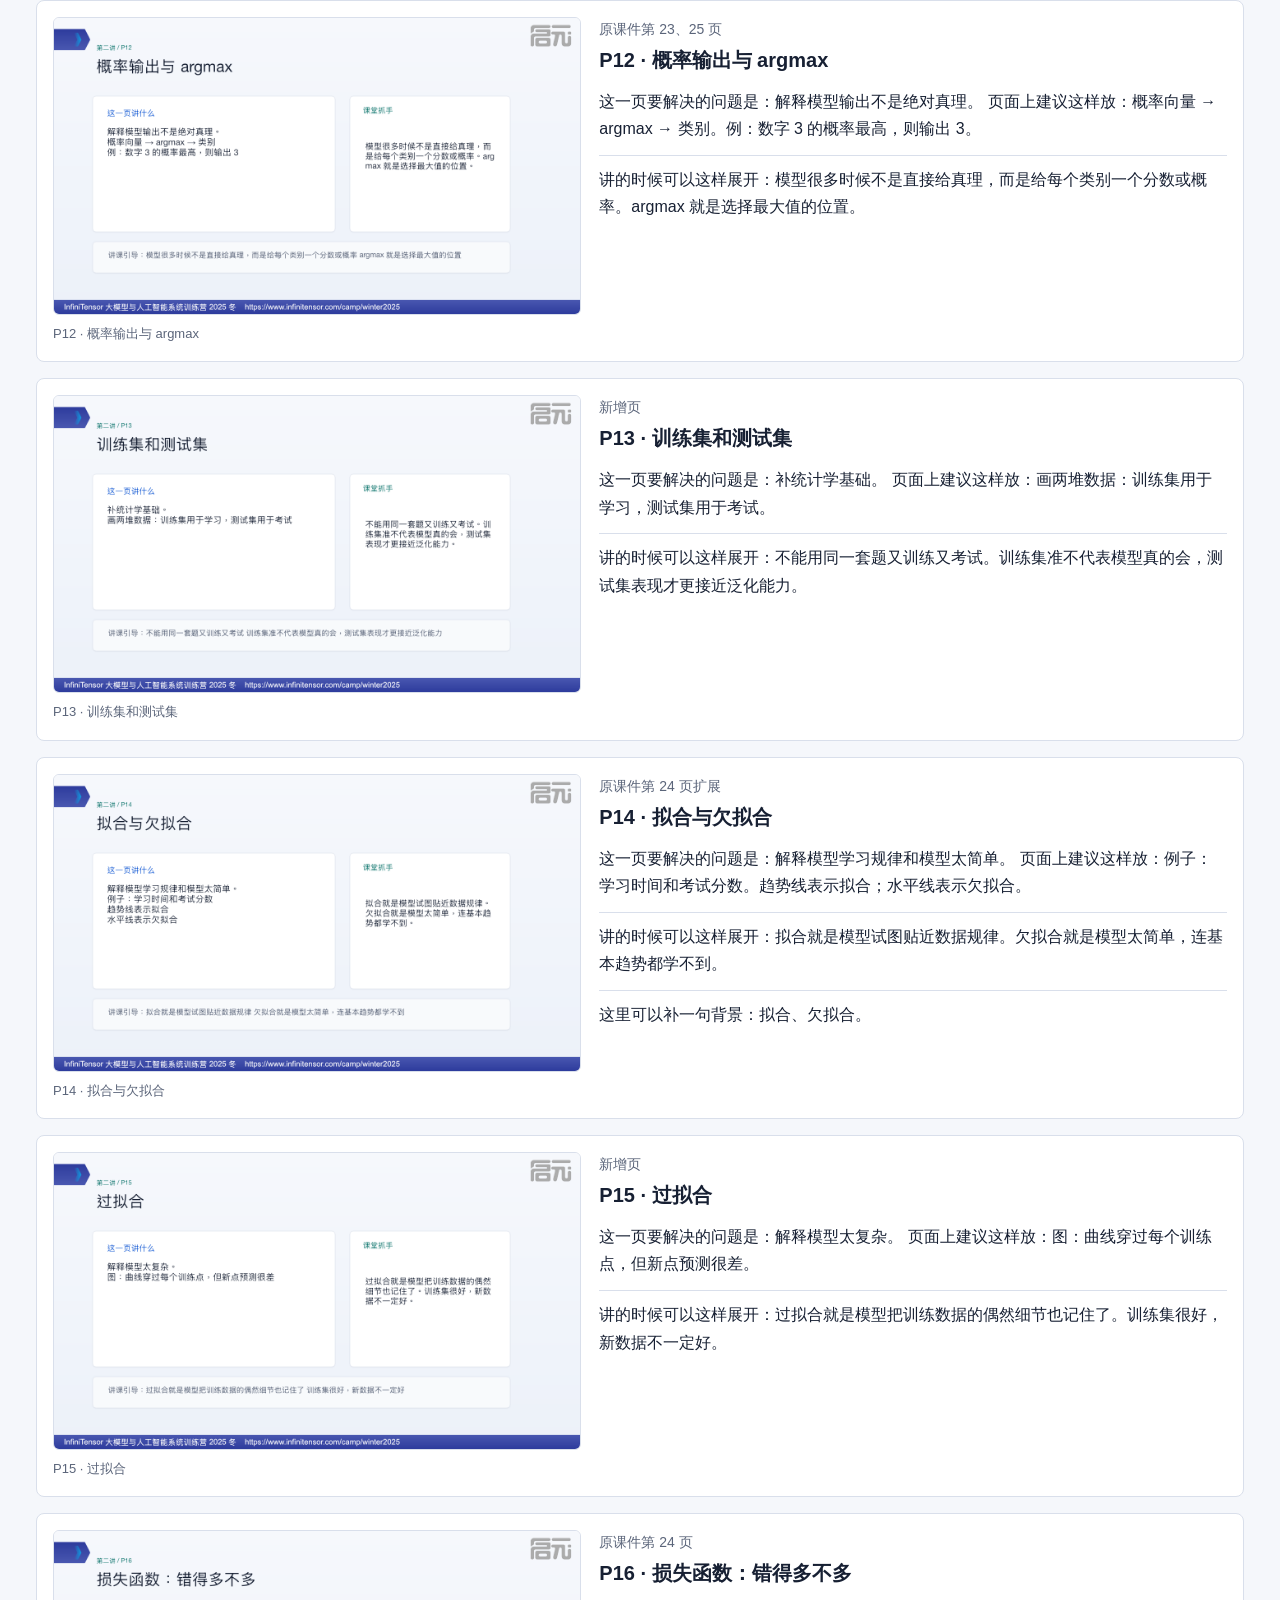
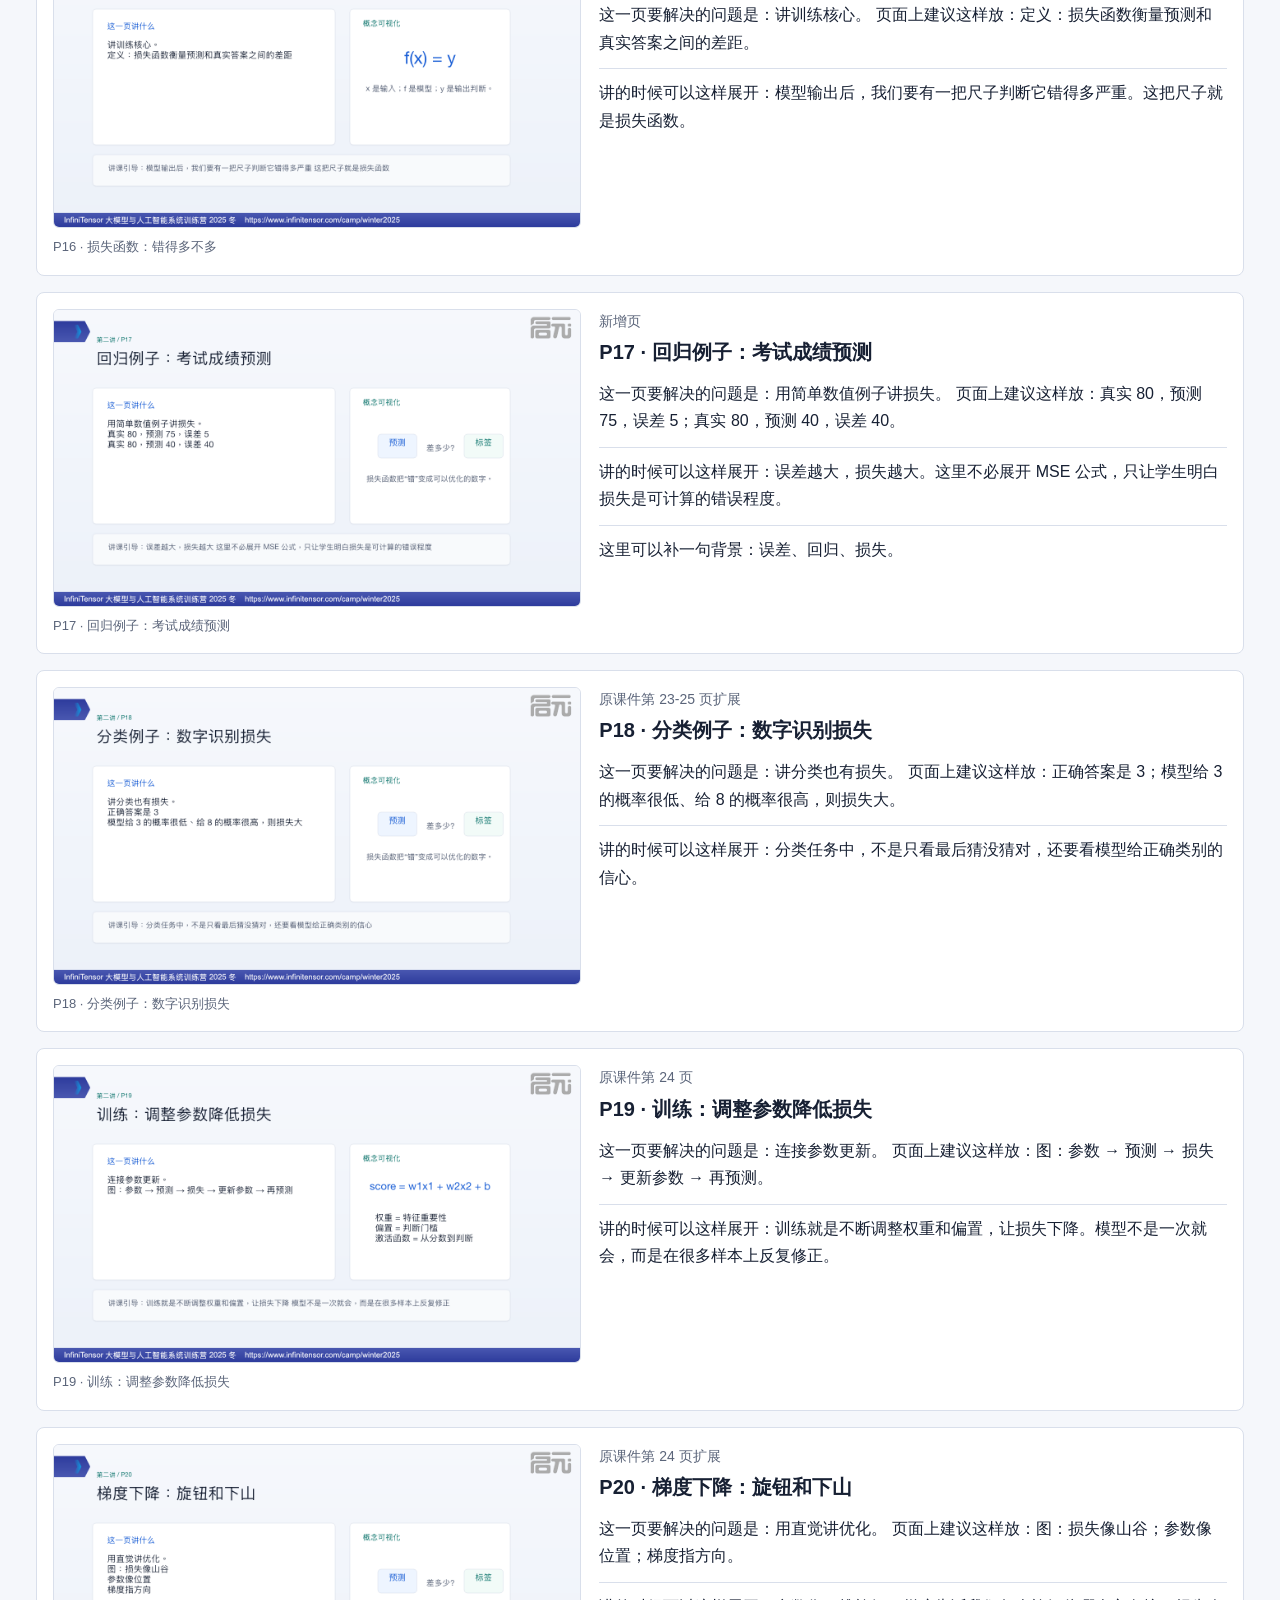
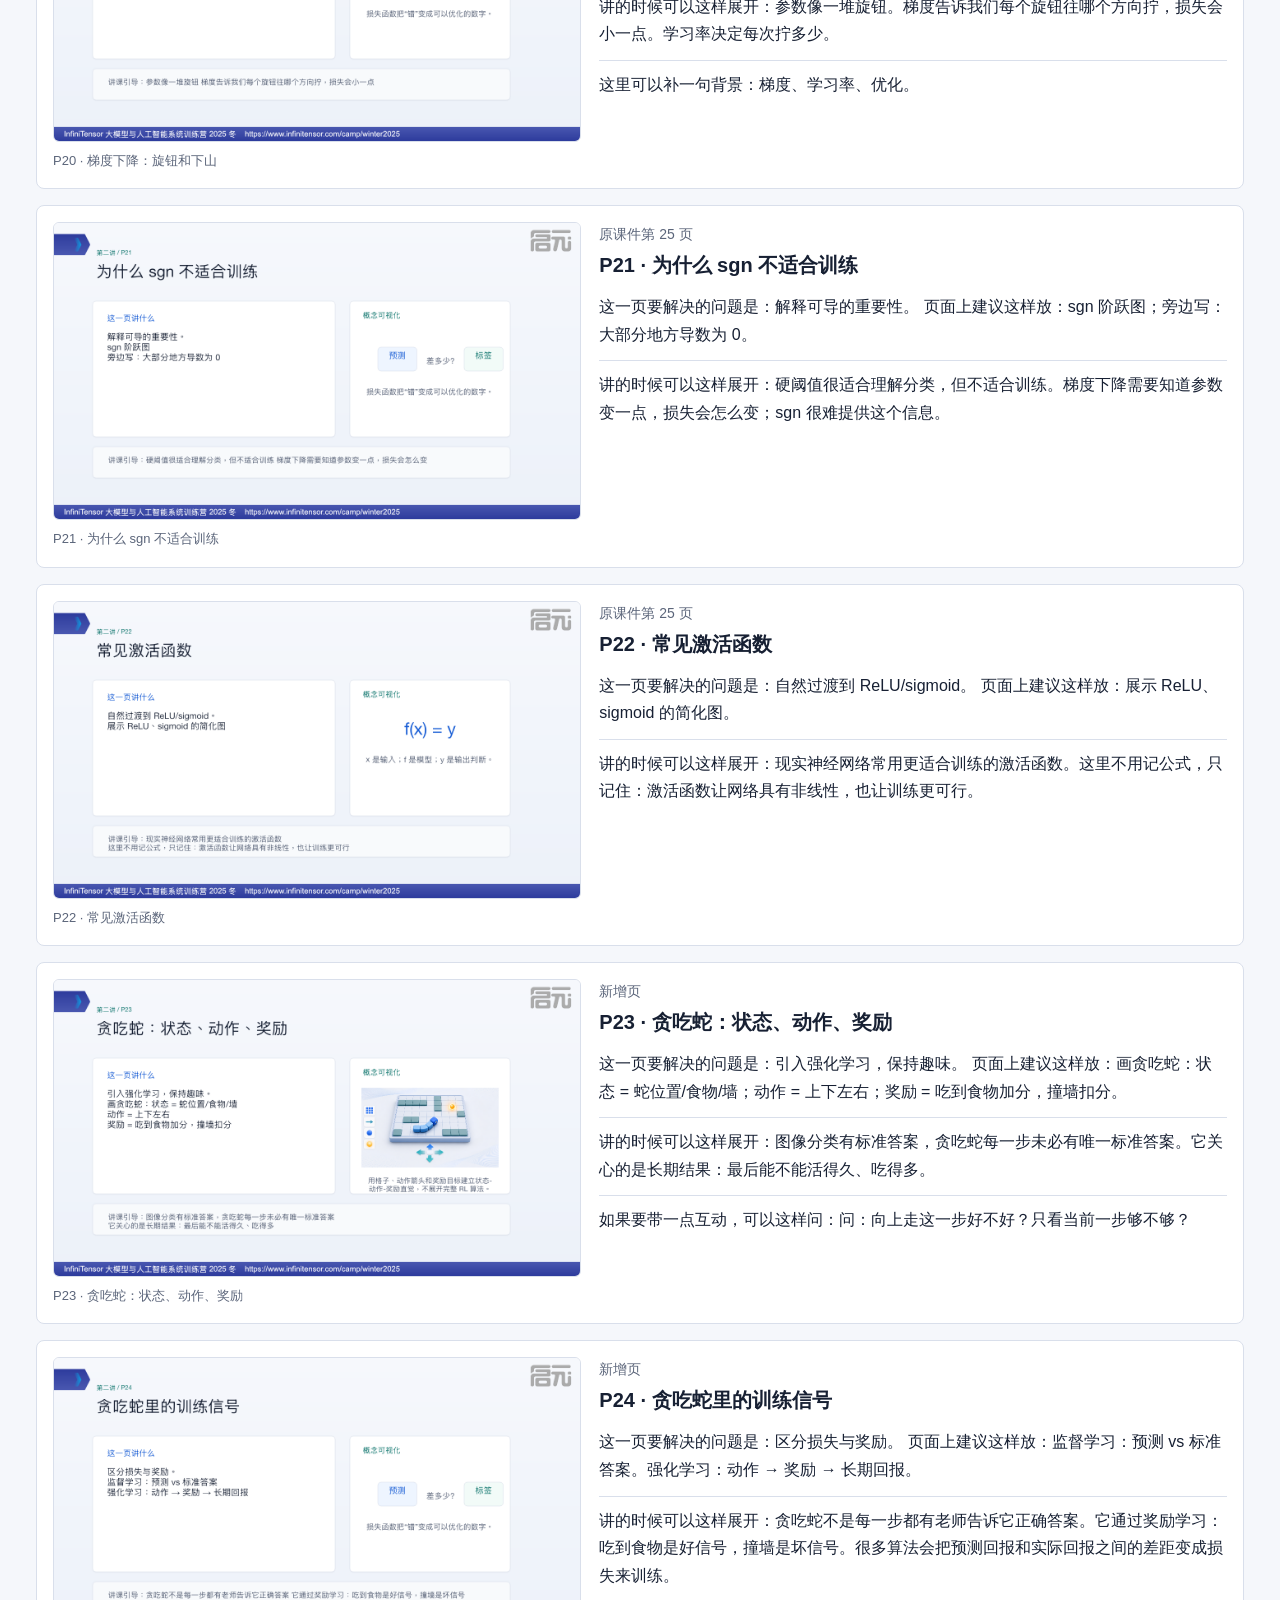
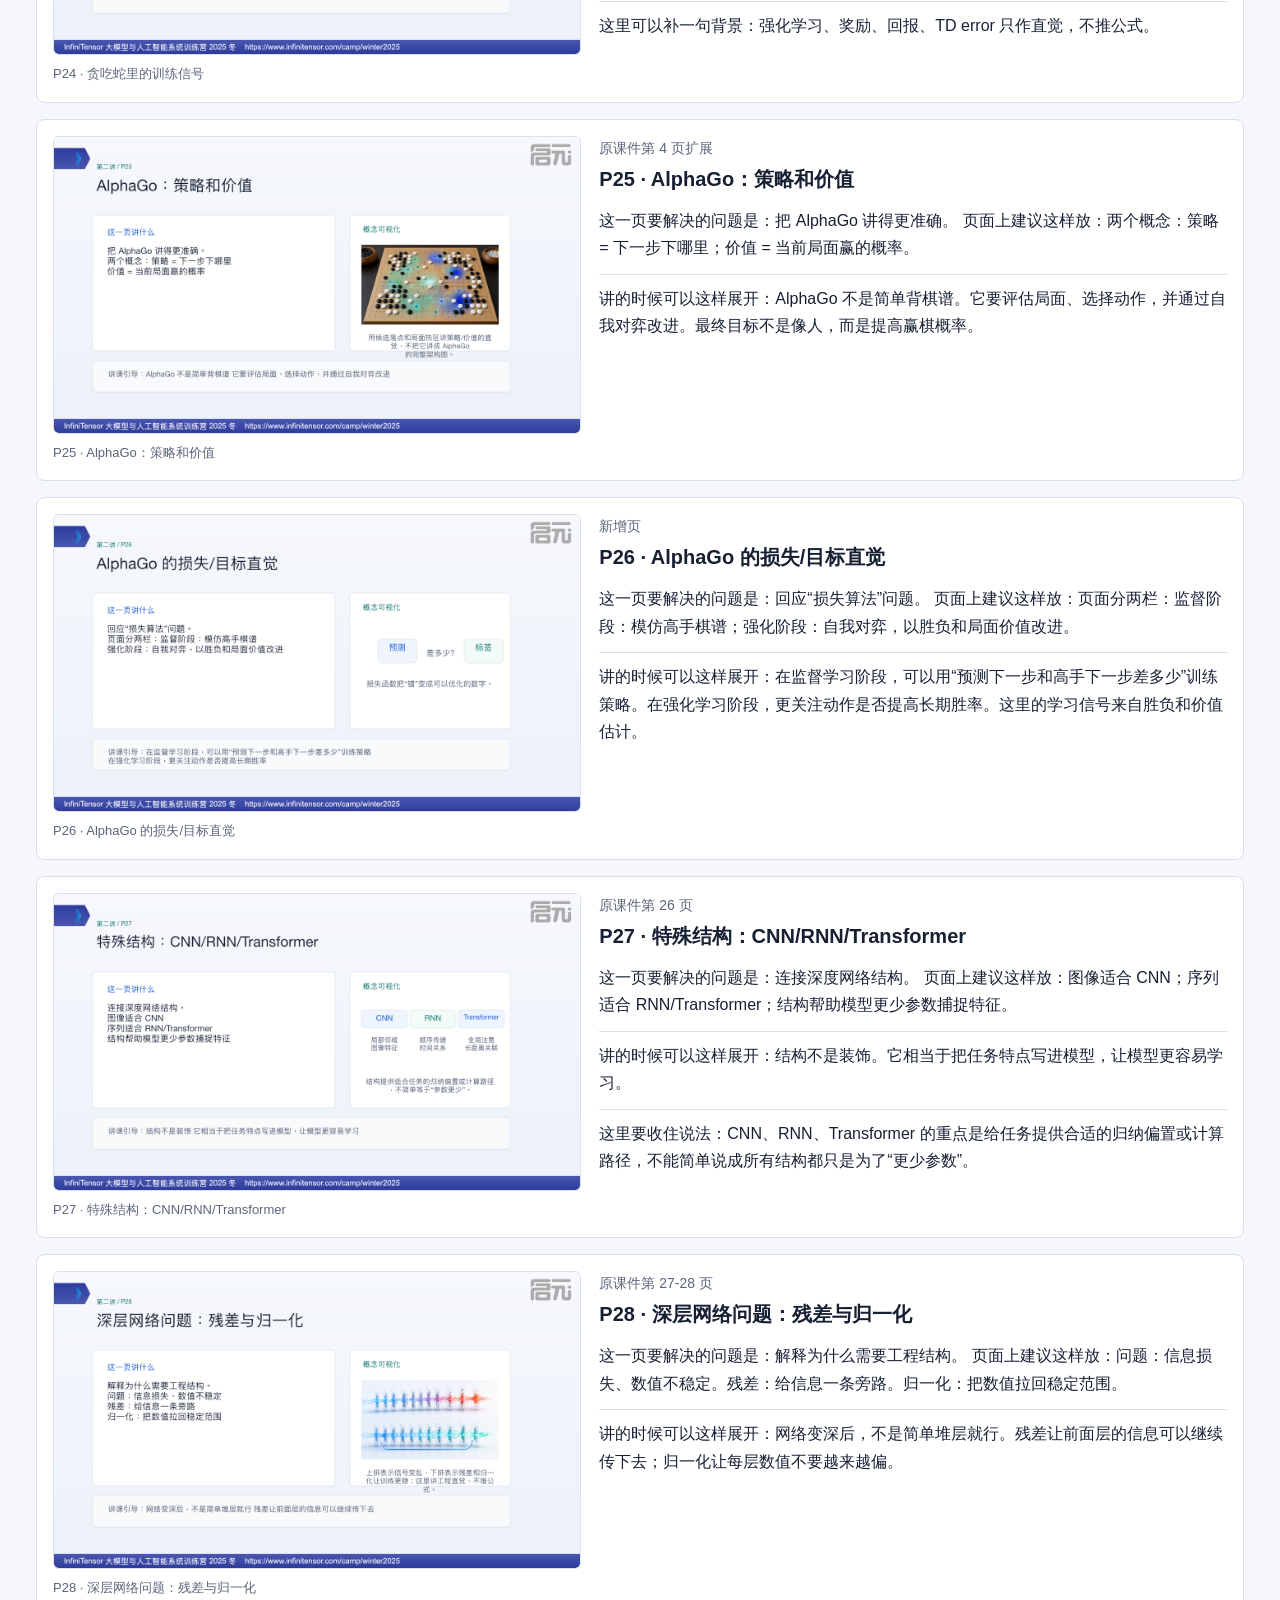
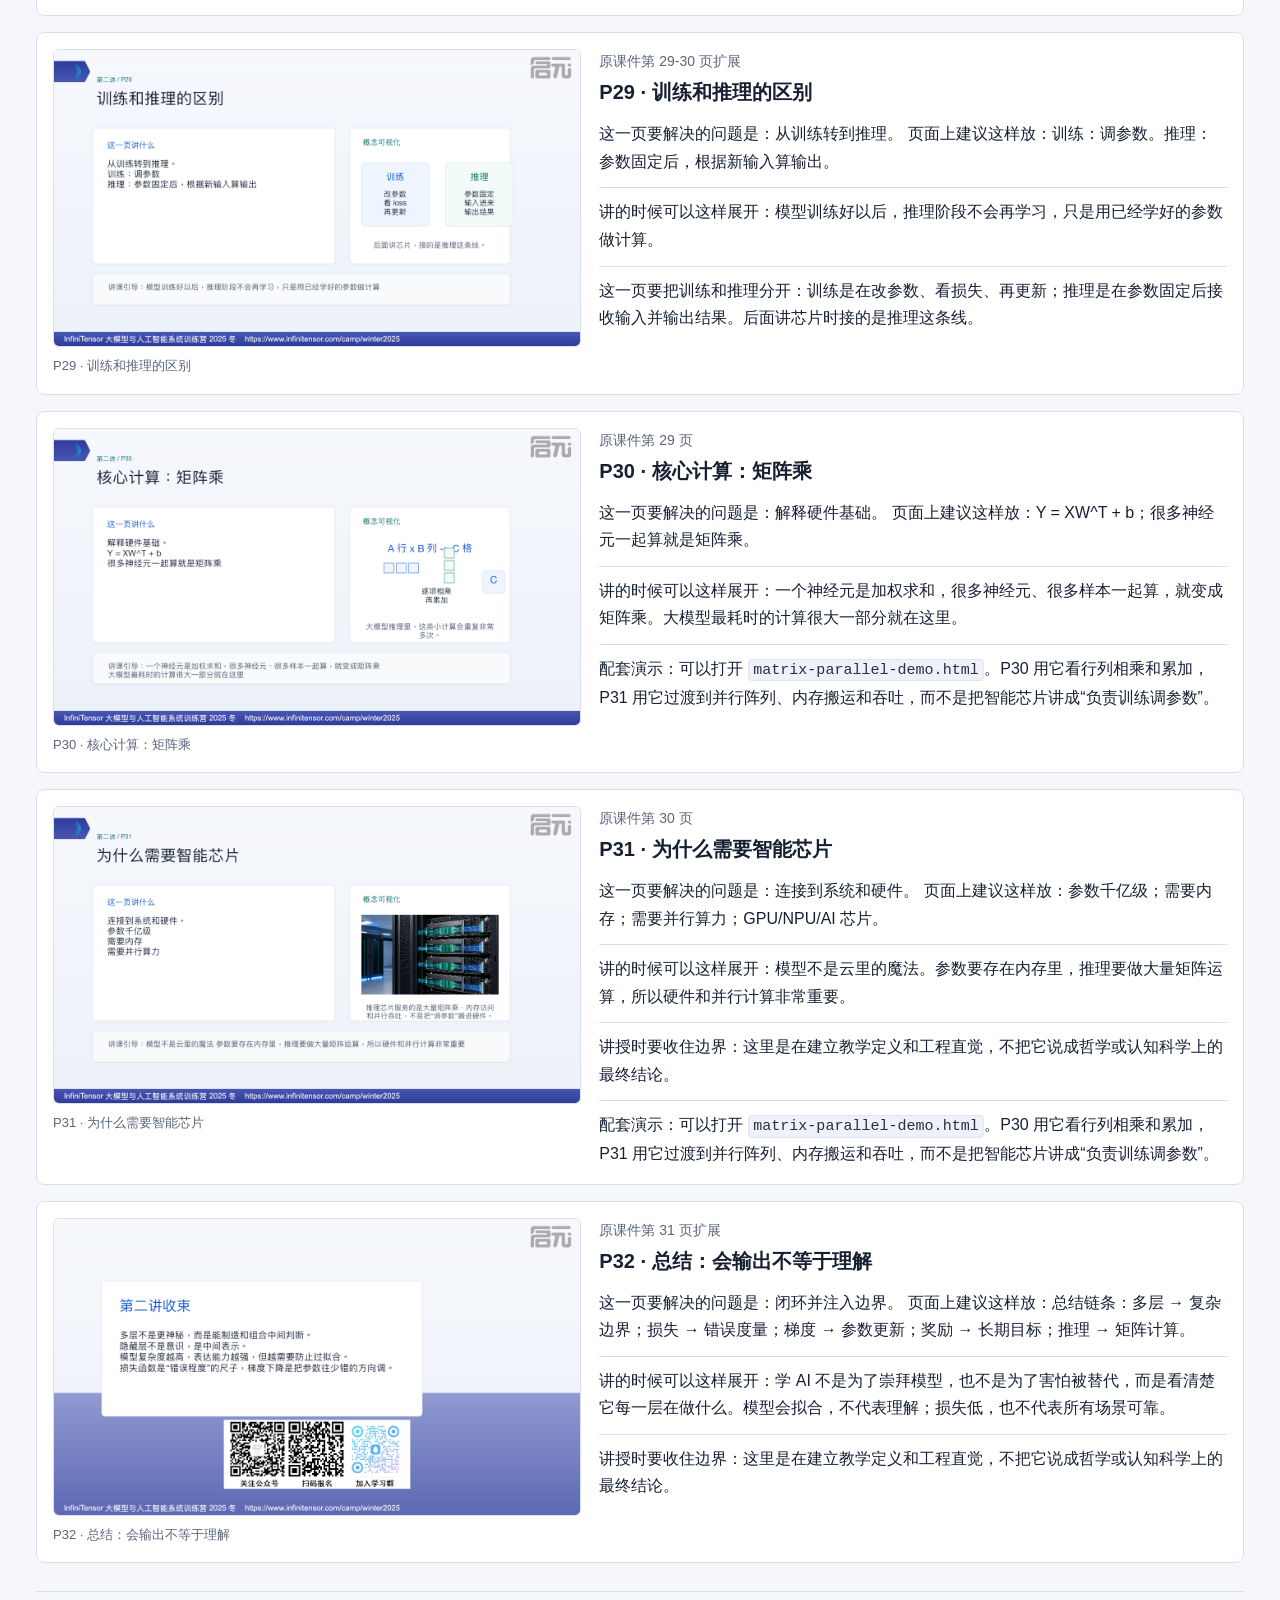
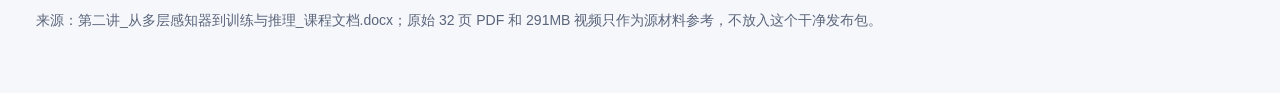
<file: 大模型推理服务系统/第二讲/outline.html>
<!doctype html>
<html lang="zh-CN">
<head>
<meta charset="utf-8">
<meta name="viewport" content="width=device-width, initial-scale=1">
<title>第二讲：从多层感知器到训练与推理</title>
<link rel="stylesheet" href="../assets/course.css">
</head>
<body>
<main class="page">
<nav class="topbar"><a href="../index.html">课程总览</a><span>大模型推理服务系统</span></nav>
<header class="hero">
<p class="eyebrow">第二讲 · 40-45 分钟</p>
<h1>从多层感知器到训练与推理</h1>
<p>模型如何变复杂、如何训练、如何运行</p>
<p>文件入口：<a href="slides.pptx">slides.pptx</a>；本页为逐页 HTML 讲课大纲。</p>
</header>
<section>
<h2>这一讲为什么这样拆</h2>
<p>第二讲的简化目标是把“模型为什么复杂”和“推理为什么吃硬件”连起来。它不展开严格优化推导，也不把强化学习讲成完整算法课，而是只保留学生后面理解推理系统所需的骨架：多层产生中间表示，训练调整参数，推理固定参数做大量矩阵计算，硬件负责把这些计算高效执行。</p>
</section>
<section>
<h2>PPT 故事线</h2>
<ol>
<li>从第一讲的 XOR 悬念接起，说明一条线不够时为什么要组合中间判断。</li>
<li>用多层感知器、one-hot、MNIST 和概率输出把模型表达能力讲出来。</li>
<li>再把训练拆成训练集/测试集、拟合/过拟合、损失、梯度下降和激活函数。</li>
<li>最后连接贪吃蛇、AlphaGo、CNN/RNN/Transformer、矩阵乘和智能芯片，落到推理系统。</li>
</ol>
</section>
<section><h2>本讲必须固定的说法</h2><ul><li>多层不是更神秘，而是能制造和组合中间判断。</li>
<li>隐藏层不是意识，是中间表示。</li>
<li>模型复杂度越高，表达能力越强，但越需要防止过拟合。</li>
<li>损失函数是“错误程度”的尺子，梯度下降是把参数往少错的方向调。</li>
<li>贪吃蛇和 AlphaGo 更接近强化学习：学习信号来自奖励和长期结果，不是每一步都有标准答案。</li>
<li>训练是调参数，推理是用固定参数做计算。</li>
<li>大模型推理最终要落到矩阵乘、内存和并行硬件。</li></ul></section>
<section><h2>课后小练习</h2><ul><li>画出 XOR 四个点，并解释为什么一条线切不开。</li>
<li>用自己的话解释“第一层 for what、第二层 for what”。</li>
<li>解释拟合、泛化、过拟合三者区别。</li>
<li>设计一个贪吃蛇奖励函数：吃到食物、撞墙、靠近食物、原地绕圈分别给什么奖励或惩罚？</li>
<li>用一句话解释：训练和推理有什么区别。</li></ul></section>

<section>
<h2>课堂互动演示</h2>
<div class="addon-grid">
<article class="addon-card">
<h3><a href="mlp-xor-demo.html">XOR 多层感知器演示</a></h3>
<p><strong>什么时候打开：</strong>P03-P06，尤其 P04 讲多层直觉、P06 讲两个隐藏判断组合时打开。</p>
<p><strong>学生应该看到：</strong>依次点击步骤，先看 XOR 四个点，再看两条隐藏层判断线，最后看输出层如何把中间判断组合成 XOR。</p>
<p><strong>边界：</strong>这是结构表达能力的教学演示，不是真实训练过程，也不是真实硬件时序模拟。</p>
</article><article class="addon-card">
<h3><a href="mnist-vector-demo.html">MNIST 像素展开演示</a></h3>
<p><strong>什么时候打开：</strong>P11 讲图像识别时打开。</p>
<p><strong>学生应该看到：</strong>点击展开，看到一张手写数字先变成像素网格，再拉平成输入向量，最后进入 10 类输出分数。</p>
<p><strong>边界：</strong>这里演示的是数据表示路径，不代表真实 MNIST 模型只有这几个像素或这几层。</p>
</article><article class="addon-card">
<h3><a href="matrix-parallel-demo.html">矩阵乘到并行推理演示</a></h3>
<p><strong>什么时候打开：</strong>P30-P31，讲推理核心计算和为什么需要智能芯片时打开。</p>
<p><strong>学生应该看到：</strong>点击下一步，观察行列相乘、多个输出格并行计算，以及计算流向加速器阵列。</p>
<p><strong>边界：</strong>这是矩阵乘并行直觉演示，不是真实芯片微架构、缓存层级或调度时序。</p>
</article>
</div>
</section>

<section>
<h2>逐页目录</h2>
<ol class="toc">
<li><a href="#slide-01">P01 · 封面</a></li>
<li><a href="#slide-02">P02 · 第一讲复盘</a></li>
<li><a href="#slide-03">P03 · XOR 问题复盘</a></li>
<li><a href="#slide-04">P04 · 多层直觉：多条线组合</a></li>
<li><a href="#slide-05">P05 · 第一层和第二层 for what</a></li>
<li><a href="#slide-06">P06 · XOR 的多层解决</a></li>
<li><a href="#slide-07">P07 · 隐藏层不是魔法</a></li>
<li><a href="#slide-08">P08 · 神经元和层数增加会怎样</a></li>
<li><a href="#slide-09">P09 · 模型复杂度：能力和风险</a></li>
<li><a href="#slide-10">P10 · 从二分类到多分类：one-hot</a></li>
<li><a href="#slide-11">P11 · MNIST 图像识别</a></li>
<li><a href="#slide-12">P12 · 概率输出与 argmax</a></li>
<li><a href="#slide-13">P13 · 训练集和测试集</a></li>
<li><a href="#slide-14">P14 · 拟合与欠拟合</a></li>
<li><a href="#slide-15">P15 · 过拟合</a></li>
<li><a href="#slide-16">P16 · 损失函数：错得多不多</a></li>
<li><a href="#slide-17">P17 · 回归例子：考试成绩预测</a></li>
<li><a href="#slide-18">P18 · 分类例子：数字识别损失</a></li>
<li><a href="#slide-19">P19 · 训练：调整参数降低损失</a></li>
<li><a href="#slide-20">P20 · 梯度下降：旋钮和下山</a></li>
<li><a href="#slide-21">P21 · 为什么 sgn 不适合训练</a></li>
<li><a href="#slide-22">P22 · 常见激活函数</a></li>
<li><a href="#slide-23">P23 · 贪吃蛇：状态、动作、奖励</a></li>
<li><a href="#slide-24">P24 · 贪吃蛇里的训练信号</a></li>
<li><a href="#slide-25">P25 · AlphaGo：策略和价值</a></li>
<li><a href="#slide-26">P26 · AlphaGo 的损失/目标直觉</a></li>
<li><a href="#slide-27">P27 · 特殊结构：CNN/RNN/Transformer</a></li>
<li><a href="#slide-28">P28 · 深层网络问题：残差与归一化</a></li>
<li><a href="#slide-29">P29 · 训练和推理的区别</a></li>
<li><a href="#slide-30">P30 · 核心计算：矩阵乘</a></li>
<li><a href="#slide-31">P31 · 为什么需要智能芯片</a></li>
<li><a href="#slide-32">P32 · 总结：会输出不等于理解</a></li>
</ol>
</section>
<section>
<h2>逐页讲课大纲</h2>
<article class="slide-card" id="slide-01">
<figure class="slide-preview">
<img src="slide-previews/slide_01.png" alt="第二讲 slide 1 preview">
<figcaption>P01 · 封面</figcaption>
</figure>
<div>
<div class="slide-meta">原课件第 16-31 页拆分</div>
<h3>P01 · 封面</h3>
<div class="lecture-prose">
<p>这一页要解决的问题是：建立第二讲主题。 页面上建议这样放：标题：从多层感知器到训练与推理。副标题：模型如何变复杂、如何训练、如何运行。</p>
<p>讲的时候可以这样展开：上一讲我们停在 XOR：一条线切不开。今天从这个问题出发，看神经网络为什么要多层，以及参数如何被训练出来。</p>
</div>
</div>
</article><article class="slide-card" id="slide-02">
<figure class="slide-preview">
<img src="slide-previews/slide_02.png" alt="第二讲 slide 2 preview">
<figcaption>P02 · 第一讲复盘</figcaption>
</figure>
<div>
<div class="slide-meta">新增页</div>
<h3>P02 · 第一讲复盘</h3>
<div class="lecture-prose">
<p>这一页要解决的问题是：确保学生回到同一条线上。 页面上建议这样放：关键词：输入、特征、标签、权重、偏置、感知器、决策边界。</p>
<p>讲的时候可以这样展开：如果这些词有任何一个不清楚，后面都会断。先用 2 分钟快速复盘。</p>
</div>
</div>
</article><article class="slide-card" id="slide-03">
<figure class="slide-preview">
<img src="slide-previews/slide_03.png" alt="第二讲 slide 3 preview">
<figcaption>P03 · XOR 问题复盘</figcaption>
</figure>
<div>
<div class="slide-meta">原课件第 15 页</div>
<h3>P03 · XOR 问题复盘</h3>
<div class="lecture-prose">
<p>这一页要解决的问题是：重新激活悬念。 页面上建议这样放：画 XOR 四个点。标注：一条直线无法分开。</p>
<p>讲的时候可以这样展开：这个问题很小，但很重要。它说明单层感知器不是万能的，模型结构决定了它能表达什么。</p>
<p>如果要带一点互动，可以这样问：问：如果一条线不够，两条线行不行？</p>
<p>配套演示：可以打开 <code>mlp-xor-demo.html</code>。P03 先让学生承认一条线切不开；P04/P05 再点击隐藏层判断；P06 最后点击输出层组合，让他们看到“多层”不是口号，而是把中间判断重新组合。</p>
</div>
</div>
</article><article class="slide-card" id="slide-04">
<figure class="slide-preview">
<img src="slide-previews/slide_04.png" alt="第二讲 slide 4 preview">
<figcaption>P04 · 多层直觉：多条线组合</figcaption>
</figure>
<div>
<div class="slide-meta">原课件第 16 页</div>
<h3>P04 · 多层直觉：多条线组合</h3>
<div class="lecture-prose">
<p>这一页要解决的问题是：用几何直觉解释多层。 页面上建议这样放：第一层画两条线 L1、L2；第二层看点是否同时满足几个条件。</p>
<p>讲的时候可以这样展开：第一层负责提出中间判断，例如“在 L1 上方吗”“在 L2 下方吗”。第二层负责把这些判断组合成最终分类。</p>
<p>配套演示：可以打开 <code>mlp-xor-demo.html</code>。P03 先让学生承认一条线切不开；P04/P05 再点击隐藏层判断；P06 最后点击输出层组合，让他们看到“多层”不是口号，而是把中间判断重新组合。</p>
</div>
</div>
</article><article class="slide-card" id="slide-05">
<figure class="slide-preview">
<img src="slide-previews/slide_05.png" alt="第二讲 slide 5 preview">
<figcaption>P05 · 第一层和第二层 for what</figcaption>
</figure>
<div>
<div class="slide-meta">原课件第 16-17 页扩展</div>
<h3>P05 · 第一层和第二层 for what</h3>
<div class="lecture-prose">
<p>这一页要解决的问题是：把“多一层到底多了什么”讲清楚。 页面上建议这样放：页面分两栏：第一层 = 制造中间特征/中间边界；第二层 = 组合中间判断形成最终判断。</p>
<p>讲的时候可以这样展开：第一层不一定给最终答案，它把原始输入变成更有用的中间判断。第二层看到的是 h1、h2，而不是原始 x0、x1。</p>
<p>这里可以补一句背景：特征变换、中间表示。</p>
<p>配套演示：可以打开 <code>mlp-xor-demo.html</code>。P03 先让学生承认一条线切不开；P04/P05 再点击隐藏层判断；P06 最后点击输出层组合，让他们看到“多层”不是口号，而是把中间判断重新组合。</p>
</div>
</div>
</article><article class="slide-card" id="slide-06">
<figure class="slide-preview">
<img src="slide-previews/slide_06.png" alt="第二讲 slide 6 preview">
<figcaption>P06 · XOR 的多层解决</figcaption>
</figure>
<div>
<div class="slide-meta">原课件第 16 页</div>
<h3>P06 · XOR 的多层解决</h3>
<div class="lecture-prose">
<p>这一页要解决的问题是：具体讲清多层如何解决 XOR。 页面上建议这样放：用图显示两个隐藏神经元产生两个判断，输出神经元组合。</p>
<p>讲的时候可以这样展开：一条线解决不了，但多个中间判断组合后，可以把空间切成更复杂的区域。</p>
<p>配套演示：可以打开 <code>mlp-xor-demo.html</code>。P03 先让学生承认一条线切不开；P04/P05 再点击隐藏层判断；P06 最后点击输出层组合，让他们看到“多层”不是口号，而是把中间判断重新组合。</p>
</div>
</div>
</article><article class="slide-card" id="slide-07">
<figure class="slide-preview">
<img src="slide-previews/slide_07.png" alt="第二讲 slide 7 preview">
<figcaption>P07 · 隐藏层不是魔法</figcaption>
</figure>
<div>
<div class="slide-meta">原课件第 17-18 页</div>
<h3>P07 · 隐藏层不是魔法</h3>
<div class="lecture-prose">
<p>这一页要解决的问题是：去神秘化。 页面上建议这样放：一句话：隐藏层是中间表示，不是神秘意识。</p>
<p>讲的时候可以这样展开：隐藏层之所以叫隐藏，是因为训练数据只给输入和输出，中间这些 h1、h2 没有人直接标答案，它们由训练自动形成。</p>
</div>
</div>
</article><article class="slide-card" id="slide-08">
<figure class="slide-preview">
<img src="slide-previews/slide_08.png" alt="第二讲 slide 8 preview">
<figcaption>P08 · 神经元和层数增加会怎样</figcaption>
</figure>
<div>
<div class="slide-meta">原课件第 18-19 页</div>
<h3>P08 · 神经元和层数增加会怎样</h3>
<div class="lecture-prose">
<p>这一页要解决的问题是：解释宽度和深度。 页面上建议这样放：宽度：神经元越多，能制造越多边界；深度：层数越多，能分阶段组合特征。</p>
<p>讲的时候可以这样展开：模型不是堆得越深越神秘，而是表达能力变强，可以把复杂判断拆成多步中间判断。</p>
</div>
</div>
</article><article class="slide-card" id="slide-09">
<figure class="slide-preview">
<img src="slide-previews/slide_09.png" alt="第二讲 slide 9 preview">
<figcaption>P09 · 模型复杂度：能力和风险</figcaption>
</figure>
<div>
<div class="slide-meta">新增页</div>
<h3>P09 · 模型复杂度：能力和风险</h3>
<div class="lecture-prose">
<p>这一页要解决的问题是：为过拟合埋伏笔。 页面上建议这样放：横轴模型复杂度，纵轴训练表现/测试表现。</p>
<p>讲的时候可以这样展开：模型太简单会学不到，太复杂可能把训练数据记死。能力提升和可靠性不是一回事。</p>
<p>这里可以补一句背景：模型容量、泛化。</p>
</div>
</div>
</article><article class="slide-card" id="slide-10">
<figure class="slide-preview">
<img src="slide-previews/slide_10.png" alt="第二讲 slide 10 preview">
<figcaption>P10 · 从二分类到多分类：one-hot</figcaption>
</figure>
<div>
<div class="slide-meta">原课件第 20 页</div>
<h3>P10 · 从二分类到多分类：one-hot</h3>
<div class="lecture-prose">
<p>这一页要解决的问题是：扩展输出类型并讲标签编码。 页面上建议这样放：二分类：苹果/非苹果。多分类：数字 0-9。one-hot：10 个位置只有一个是 1。</p>
<p>讲的时候可以这样展开：one-hot 就像答题卡，只有正确类别那个格子被标成 1。</p>
</div>
</div>
</article><article class="slide-card" id="slide-11">
<figure class="slide-preview">
<img src="slide-previews/slide_11.png" alt="第二讲 slide 11 preview">
<figcaption>P11 · MNIST 图像识别</figcaption>
</figure>
<div>
<div class="slide-meta">原课件第 23 页</div>
<h3>P11 · MNIST 图像识别</h3>
<div class="lecture-prose">
<p>这一页要解决的问题是：用经典例子连接神经网络。 页面上建议这样放：每张图是 28×28 矩阵；展开为 784 个输入；输出 10 个类别分数/概率。</p>
<p>讲的时候可以这样展开：这页是从感知器到神经网络最好的例子：输入是像素，输出是数字类别。</p>
<p>配套演示：可以打开 <code>mnist-vector-demo.html</code>。这一页重点不是讲 MNIST 训练细节，而是让学生看见图片如何先变成像素数字，再作为模型输入，最后变成类别分数。</p>
</div>
</div>
</article><article class="slide-card" id="slide-12">
<figure class="slide-preview">
<img src="slide-previews/slide_12.png" alt="第二讲 slide 12 preview">
<figcaption>P12 · 概率输出与 argmax</figcaption>
</figure>
<div>
<div class="slide-meta">原课件第 23、25 页</div>
<h3>P12 · 概率输出与 argmax</h3>
<div class="lecture-prose">
<p>这一页要解决的问题是：解释模型输出不是绝对真理。 页面上建议这样放：概率向量 → argmax → 类别。例：数字 3 的概率最高，则输出 3。</p>
<p>讲的时候可以这样展开：模型很多时候不是直接给真理，而是给每个类别一个分数或概率。argmax 就是选择最大值的位置。</p>
</div>
</div>
</article><article class="slide-card" id="slide-13">
<figure class="slide-preview">
<img src="slide-previews/slide_13.png" alt="第二讲 slide 13 preview">
<figcaption>P13 · 训练集和测试集</figcaption>
</figure>
<div>
<div class="slide-meta">新增页</div>
<h3>P13 · 训练集和测试集</h3>
<div class="lecture-prose">
<p>这一页要解决的问题是：补统计学基础。 页面上建议这样放：画两堆数据：训练集用于学习，测试集用于考试。</p>
<p>讲的时候可以这样展开：不能用同一套题又训练又考试。训练集准不代表模型真的会，测试集表现才更接近泛化能力。</p>
</div>
</div>
</article><article class="slide-card" id="slide-14">
<figure class="slide-preview">
<img src="slide-previews/slide_14.png" alt="第二讲 slide 14 preview">
<figcaption>P14 · 拟合与欠拟合</figcaption>
</figure>
<div>
<div class="slide-meta">原课件第 24 页扩展</div>
<h3>P14 · 拟合与欠拟合</h3>
<div class="lecture-prose">
<p>这一页要解决的问题是：解释模型学习规律和模型太简单。 页面上建议这样放：例子：学习时间和考试分数。趋势线表示拟合；水平线表示欠拟合。</p>
<p>讲的时候可以这样展开：拟合就是模型试图贴近数据规律。欠拟合就是模型太简单，连基本趋势都学不到。</p>
<p>这里可以补一句背景：拟合、欠拟合。</p>
</div>
</div>
</article><article class="slide-card" id="slide-15">
<figure class="slide-preview">
<img src="slide-previews/slide_15.png" alt="第二讲 slide 15 preview">
<figcaption>P15 · 过拟合</figcaption>
</figure>
<div>
<div class="slide-meta">新增页</div>
<h3>P15 · 过拟合</h3>
<div class="lecture-prose">
<p>这一页要解决的问题是：解释模型太复杂。 页面上建议这样放：图：曲线穿过每个训练点，但新点预测很差。</p>
<p>讲的时候可以这样展开：过拟合就是模型把训练数据的偶然细节也记住了。训练集很好，新数据不一定好。</p>
</div>
</div>
</article><article class="slide-card" id="slide-16">
<figure class="slide-preview">
<img src="slide-previews/slide_16.png" alt="第二讲 slide 16 preview">
<figcaption>P16 · 损失函数：错得多不多</figcaption>
</figure>
<div>
<div class="slide-meta">原课件第 24 页</div>
<h3>P16 · 损失函数：错得多不多</h3>
<div class="lecture-prose">
<p>这一页要解决的问题是：讲训练核心。 页面上建议这样放：定义：损失函数衡量预测和真实答案之间的差距。</p>
<p>讲的时候可以这样展开：模型输出后，我们要有一把尺子判断它错得多严重。这把尺子就是损失函数。</p>
</div>
</div>
</article><article class="slide-card" id="slide-17">
<figure class="slide-preview">
<img src="slide-previews/slide_17.png" alt="第二讲 slide 17 preview">
<figcaption>P17 · 回归例子：考试成绩预测</figcaption>
</figure>
<div>
<div class="slide-meta">新增页</div>
<h3>P17 · 回归例子：考试成绩预测</h3>
<div class="lecture-prose">
<p>这一页要解决的问题是：用简单数值例子讲损失。 页面上建议这样放：真实 80，预测 75，误差 5；真实 80，预测 40，误差 40。</p>
<p>讲的时候可以这样展开：误差越大，损失越大。这里不必展开 MSE 公式，只让学生明白损失是可计算的错误程度。</p>
<p>这里可以补一句背景：误差、回归、损失。</p>
</div>
</div>
</article><article class="slide-card" id="slide-18">
<figure class="slide-preview">
<img src="slide-previews/slide_18.png" alt="第二讲 slide 18 preview">
<figcaption>P18 · 分类例子：数字识别损失</figcaption>
</figure>
<div>
<div class="slide-meta">原课件第 23-25 页扩展</div>
<h3>P18 · 分类例子：数字识别损失</h3>
<div class="lecture-prose">
<p>这一页要解决的问题是：讲分类也有损失。 页面上建议这样放：正确答案是 3；模型给 3 的概率很低、给 8 的概率很高，则损失大。</p>
<p>讲的时候可以这样展开：分类任务中，不是只看最后猜没猜对，还要看模型给正确类别的信心。</p>
</div>
</div>
</article><article class="slide-card" id="slide-19">
<figure class="slide-preview">
<img src="slide-previews/slide_19.png" alt="第二讲 slide 19 preview">
<figcaption>P19 · 训练：调整参数降低损失</figcaption>
</figure>
<div>
<div class="slide-meta">原课件第 24 页</div>
<h3>P19 · 训练：调整参数降低损失</h3>
<div class="lecture-prose">
<p>这一页要解决的问题是：连接参数更新。 页面上建议这样放：图：参数 → 预测 → 损失 → 更新参数 → 再预测。</p>
<p>讲的时候可以这样展开：训练就是不断调整权重和偏置，让损失下降。模型不是一次就会，而是在很多样本上反复修正。</p>
</div>
</div>
</article><article class="slide-card" id="slide-20">
<figure class="slide-preview">
<img src="slide-previews/slide_20.png" alt="第二讲 slide 20 preview">
<figcaption>P20 · 梯度下降：旋钮和下山</figcaption>
</figure>
<div>
<div class="slide-meta">原课件第 24 页扩展</div>
<h3>P20 · 梯度下降：旋钮和下山</h3>
<div class="lecture-prose">
<p>这一页要解决的问题是：用直觉讲优化。 页面上建议这样放：图：损失像山谷；参数像位置；梯度指方向。</p>
<p>讲的时候可以这样展开：参数像一堆旋钮。梯度告诉我们每个旋钮往哪个方向拧，损失会小一点。学习率决定每次拧多少。</p>
<p>这里可以补一句背景：梯度、学习率、优化。</p>
</div>
</div>
</article><article class="slide-card" id="slide-21">
<figure class="slide-preview">
<img src="slide-previews/slide_21.png" alt="第二讲 slide 21 preview">
<figcaption>P21 · 为什么 sgn 不适合训练</figcaption>
</figure>
<div>
<div class="slide-meta">原课件第 25 页</div>
<h3>P21 · 为什么 sgn 不适合训练</h3>
<div class="lecture-prose">
<p>这一页要解决的问题是：解释可导的重要性。 页面上建议这样放：sgn 阶跃图；旁边写：大部分地方导数为 0。</p>
<p>讲的时候可以这样展开：硬阈值很适合理解分类，但不适合训练。梯度下降需要知道参数变一点，损失会怎么变；sgn 很难提供这个信息。</p>
</div>
</div>
</article><article class="slide-card" id="slide-22">
<figure class="slide-preview">
<img src="slide-previews/slide_22.png" alt="第二讲 slide 22 preview">
<figcaption>P22 · 常见激活函数</figcaption>
</figure>
<div>
<div class="slide-meta">原课件第 25 页</div>
<h3>P22 · 常见激活函数</h3>
<div class="lecture-prose">
<p>这一页要解决的问题是：自然过渡到 ReLU/sigmoid。 页面上建议这样放：展示 ReLU、sigmoid 的简化图。</p>
<p>讲的时候可以这样展开：现实神经网络常用更适合训练的激活函数。这里不用记公式，只记住：激活函数让网络具有非线性，也让训练更可行。</p>
</div>
</div>
</article><article class="slide-card" id="slide-23">
<figure class="slide-preview">
<img src="slide-previews/slide_23.png" alt="第二讲 slide 23 preview">
<figcaption>P23 · 贪吃蛇：状态、动作、奖励</figcaption>
</figure>
<div>
<div class="slide-meta">新增页</div>
<h3>P23 · 贪吃蛇：状态、动作、奖励</h3>
<div class="lecture-prose">
<p>这一页要解决的问题是：引入强化学习，保持趣味。 页面上建议这样放：画贪吃蛇：状态 = 蛇位置/食物/墙；动作 = 上下左右；奖励 = 吃到食物加分，撞墙扣分。</p>
<p>讲的时候可以这样展开：图像分类有标准答案，贪吃蛇每一步未必有唯一标准答案。它关心的是长期结果：最后能不能活得久、吃得多。</p>
<p>如果要带一点互动，可以这样问：问：向上走这一步好不好？只看当前一步够不够？</p>
</div>
</div>
</article><article class="slide-card" id="slide-24">
<figure class="slide-preview">
<img src="slide-previews/slide_24.png" alt="第二讲 slide 24 preview">
<figcaption>P24 · 贪吃蛇里的训练信号</figcaption>
</figure>
<div>
<div class="slide-meta">新增页</div>
<h3>P24 · 贪吃蛇里的训练信号</h3>
<div class="lecture-prose">
<p>这一页要解决的问题是：区分损失与奖励。 页面上建议这样放：监督学习：预测 vs 标准答案。强化学习：动作 → 奖励 → 长期回报。</p>
<p>讲的时候可以这样展开：贪吃蛇不是每一步都有老师告诉它正确答案。它通过奖励学习：吃到食物是好信号，撞墙是坏信号。很多算法会把预测回报和实际回报之间的差距变成损失来训练。</p>
<p>这里可以补一句背景：强化学习、奖励、回报、TD error 只作直觉，不推公式。</p>
</div>
</div>
</article><article class="slide-card" id="slide-25">
<figure class="slide-preview">
<img src="slide-previews/slide_25.png" alt="第二讲 slide 25 preview">
<figcaption>P25 · AlphaGo：策略和价值</figcaption>
</figure>
<div>
<div class="slide-meta">原课件第 4 页扩展</div>
<h3>P25 · AlphaGo：策略和价值</h3>
<div class="lecture-prose">
<p>这一页要解决的问题是：把 AlphaGo 讲得更准确。 页面上建议这样放：两个概念：策略 = 下一步下哪里；价值 = 当前局面赢的概率。</p>
<p>讲的时候可以这样展开：AlphaGo 不是简单背棋谱。它要评估局面、选择动作，并通过自我对弈改进。最终目标不是像人，而是提高赢棋概率。</p>
</div>
</div>
</article><article class="slide-card" id="slide-26">
<figure class="slide-preview">
<img src="slide-previews/slide_26.png" alt="第二讲 slide 26 preview">
<figcaption>P26 · AlphaGo 的损失/目标直觉</figcaption>
</figure>
<div>
<div class="slide-meta">新增页</div>
<h3>P26 · AlphaGo 的损失/目标直觉</h3>
<div class="lecture-prose">
<p>这一页要解决的问题是：回应“损失算法”问题。 页面上建议这样放：页面分两栏：监督阶段：模仿高手棋谱；强化阶段：自我对弈，以胜负和局面价值改进。</p>
<p>讲的时候可以这样展开：在监督学习阶段，可以用“预测下一步和高手下一步差多少”训练策略。在强化学习阶段，更关注动作是否提高长期胜率。这里的学习信号来自胜负和价值估计。</p>
</div>
</div>
</article><article class="slide-card" id="slide-27">
<figure class="slide-preview">
<img src="slide-previews/slide_27.png" alt="第二讲 slide 27 preview">
<figcaption>P27 · 特殊结构：CNN/RNN/Transformer</figcaption>
</figure>
<div>
<div class="slide-meta">原课件第 26 页</div>
<h3>P27 · 特殊结构：CNN/RNN/Transformer</h3>
<div class="lecture-prose">
<p>这一页要解决的问题是：连接深度网络结构。 页面上建议这样放：图像适合 CNN；序列适合 RNN/Transformer；结构帮助模型更少参数捕捉特征。</p>
<p>讲的时候可以这样展开：结构不是装饰。它相当于把任务特点写进模型，让模型更容易学习。</p>
<p>这里要收住说法：CNN、RNN、Transformer 的重点是给任务提供合适的归纳偏置或计算路径，不能简单说成所有结构都只是为了“更少参数”。</p>
</div>
</div>
</article><article class="slide-card" id="slide-28">
<figure class="slide-preview">
<img src="slide-previews/slide_28.png" alt="第二讲 slide 28 preview">
<figcaption>P28 · 深层网络问题：残差与归一化</figcaption>
</figure>
<div>
<div class="slide-meta">原课件第 27-28 页</div>
<h3>P28 · 深层网络问题：残差与归一化</h3>
<div class="lecture-prose">
<p>这一页要解决的问题是：解释为什么需要工程结构。 页面上建议这样放：问题：信息损失、数值不稳定。残差：给信息一条旁路。归一化：把数值拉回稳定范围。</p>
<p>讲的时候可以这样展开：网络变深后，不是简单堆层就行。残差让前面层的信息可以继续传下去；归一化让每层数值不要越来越偏。</p>
</div>
</div>
</article><article class="slide-card" id="slide-29">
<figure class="slide-preview">
<img src="slide-previews/slide_29.png" alt="第二讲 slide 29 preview">
<figcaption>P29 · 训练和推理的区别</figcaption>
</figure>
<div>
<div class="slide-meta">原课件第 29-30 页扩展</div>
<h3>P29 · 训练和推理的区别</h3>
<div class="lecture-prose">
<p>这一页要解决的问题是：从训练转到推理。 页面上建议这样放：训练：调参数。推理：参数固定后，根据新输入算输出。</p>
<p>讲的时候可以这样展开：模型训练好以后，推理阶段不会再学习，只是用已经学好的参数做计算。</p>
<p>这一页要把训练和推理分开：训练是在改参数、看损失、再更新；推理是在参数固定后接收输入并输出结果。后面讲芯片时接的是推理这条线。</p>
</div>
</div>
</article><article class="slide-card" id="slide-30">
<figure class="slide-preview">
<img src="slide-previews/slide_30.png" alt="第二讲 slide 30 preview">
<figcaption>P30 · 核心计算：矩阵乘</figcaption>
</figure>
<div>
<div class="slide-meta">原课件第 29 页</div>
<h3>P30 · 核心计算：矩阵乘</h3>
<div class="lecture-prose">
<p>这一页要解决的问题是：解释硬件基础。 页面上建议这样放：Y = XW^T + b；很多神经元一起算就是矩阵乘。</p>
<p>讲的时候可以这样展开：一个神经元是加权求和，很多神经元、很多样本一起算，就变成矩阵乘。大模型最耗时的计算很大一部分就在这里。</p>
<p>配套演示：可以打开 <code>matrix-parallel-demo.html</code>。P30 用它看行列相乘和累加，P31 用它过渡到并行阵列、内存搬运和吞吐，而不是把智能芯片讲成“负责训练调参数”。</p>
</div>
</div>
</article><article class="slide-card" id="slide-31">
<figure class="slide-preview">
<img src="slide-previews/slide_31.png" alt="第二讲 slide 31 preview">
<figcaption>P31 · 为什么需要智能芯片</figcaption>
</figure>
<div>
<div class="slide-meta">原课件第 30 页</div>
<h3>P31 · 为什么需要智能芯片</h3>
<div class="lecture-prose">
<p>这一页要解决的问题是：连接到系统和硬件。 页面上建议这样放：参数千亿级；需要内存；需要并行算力；GPU/NPU/AI 芯片。</p>
<p>讲的时候可以这样展开：模型不是云里的魔法。参数要存在内存里，推理要做大量矩阵运算，所以硬件和并行计算非常重要。</p>
<p>讲授时要收住边界：这里是在建立教学定义和工程直觉，不把它说成哲学或认知科学上的最终结论。</p>
<p>配套演示：可以打开 <code>matrix-parallel-demo.html</code>。P30 用它看行列相乘和累加，P31 用它过渡到并行阵列、内存搬运和吞吐，而不是把智能芯片讲成“负责训练调参数”。</p>
</div>
</div>
</article><article class="slide-card" id="slide-32">
<figure class="slide-preview">
<img src="slide-previews/slide_32.png" alt="第二讲 slide 32 preview">
<figcaption>P32 · 总结：会输出不等于理解</figcaption>
</figure>
<div>
<div class="slide-meta">原课件第 31 页扩展</div>
<h3>P32 · 总结：会输出不等于理解</h3>
<div class="lecture-prose">
<p>这一页要解决的问题是：闭环并注入边界。 页面上建议这样放：总结链条：多层 → 复杂边界；损失 → 错误度量；梯度 → 参数更新；奖励 → 长期目标；推理 → 矩阵计算。</p>
<p>讲的时候可以这样展开：学 AI 不是为了崇拜模型，也不是为了害怕被替代，而是看清楚它每一层在做什么。模型会拟合，不代表理解；损失低，也不代表所有场景可靠。</p>
<p>讲授时要收住边界：这里是在建立教学定义和工程直觉，不把它说成哲学或认知科学上的最终结论。</p>
</div>
</div>
</article>
</section>
<p class="source-note">来源：第二讲_从多层感知器到训练与推理_课程文档.docx；原始 32 页 PDF 和 291MB 视频只作为源材料参考，不放入这个干净发布包。</p>
</main>
</body>
</html>
</file>
<file: CUDA并行编程/assets/course.css>
:root {
  color-scheme: light;
  --ink: #172033;
  --muted: #5b657a;
  --line: #d9dfeb;
  --paper: #ffffff;
  --soft: #f5f7fb;
  --accent: #2563eb;
  --accent-2: #0f766e;
  --warn: #b45309;
  --code: #263044;
}

* {
  box-sizing: border-box;
}

body {
  margin: 0;
  color: var(--ink);
  background: var(--soft);
  font: 16px/1.72 -apple-system, BlinkMacSystemFont, "Segoe UI", "PingFang SC",
    "Hiragino Sans GB", "Microsoft YaHei", sans-serif;
}

a {
  color: var(--accent);
  text-decoration-thickness: 1px;
  text-underline-offset: 3px;
}

code {
  color: var(--code);
  background: #eef2f8;
  border: 1px solid #dfe6f1;
  border-radius: 4px;
  padding: 0.08rem 0.28rem;
  font-size: 0.94em;
}

.page {
  max-width: 1240px;
  margin: 0 auto;
  padding: 22px 18px 56px;
}

.topbar {
  display: flex;
  align-items: center;
  justify-content: space-between;
  gap: 18px;
  margin-bottom: 22px;
  color: var(--muted);
  font-size: 14px;
}

.hero {
  padding: 22px 0 16px;
  border-bottom: 1px solid var(--line);
}

.eyebrow {
  margin: 0 0 8px;
  color: var(--accent-2);
  font-weight: 700;
  letter-spacing: 0;
}

h1 {
  margin: 0;
  font-size: 36px;
  line-height: 1.2;
  letter-spacing: 0;
}

h2 {
  margin: 34px 0 12px;
  font-size: 22px;
  line-height: 1.35;
  letter-spacing: 0;
}

h3 {
  margin: 0;
  font-size: 20px;
  line-height: 1.35;
  letter-spacing: 0;
}

p {
  margin: 0 0 12px;
}

ul, ol {
  margin: 0;
  padding-left: 1.25rem;
}

li + li {
  margin-top: 5px;
}

.summary-grid {
  display: grid;
  grid-template-columns: repeat(3, minmax(0, 1fr));
  gap: 14px;
  margin-top: 18px;
}

.summary-box {
  background: var(--paper);
  border: 1px solid var(--line);
  border-radius: 8px;
  padding: 16px;
}

.summary-box strong {
  display: block;
  margin-bottom: 8px;
}

.lesson-list {
  display: grid;
  grid-template-columns: repeat(2, minmax(0, 1fr));
  gap: 14px;
}

.lesson-link {
  display: block;
  background: var(--paper);
  border: 1px solid var(--line);
  border-radius: 8px;
  padding: 16px;
  text-decoration: none;
}

.lesson-link span {
  display: block;
  color: var(--muted);
  margin-top: 6px;
}

.toc {
  columns: 2;
  column-gap: 34px;
  background: var(--paper);
  border: 1px solid var(--line);
  border-radius: 8px;
  padding: 18px 20px;
}

.toc li {
  break-inside: avoid;
}

.slide-card {
  display: grid;
  grid-template-columns: minmax(320px, 45%) minmax(0, 1fr);
  gap: 18px;
  align-items: start;
  background: var(--paper);
  border: 1px solid var(--line);
  border-radius: 8px;
  padding: 16px;
  margin: 16px 0;
}

.slide-preview {
  margin: 0;
}

.slide-preview img {
  display: block;
  width: 100%;
  height: auto;
  border: 1px solid var(--line);
  border-radius: 6px;
  background: #f8fafc;
}

.slide-preview figcaption {
  color: var(--muted);
  font-size: 13px;
  margin-top: 8px;
}

.slide-meta {
  color: var(--muted);
  font-size: 14px;
  margin-bottom: 6px;
}

.note-grid {
  display: grid;
  gap: 12px;
  margin-top: 14px;
}

.note {
  border-top: 1px solid var(--line);
  padding-top: 10px;
}

.note strong {
  color: var(--accent-2);
}

.lecture-prose {
  display: grid;
  gap: 12px;
  margin-top: 14px;
}

.lecture-prose p {
  margin: 0;
  border-top: 1px solid var(--line);
  padding-top: 10px;
}

.lecture-prose p:first-child {
  border-top: 0;
  padding-top: 0;
}

.attachment {
  background: #fff8ed;
  border: 1px solid #f0d6a8;
  border-radius: 8px;
  padding: 18px;
}

.source-note {
  color: var(--muted);
  font-size: 14px;
  margin-top: 28px;
  border-top: 1px solid var(--line);
  padding-top: 16px;
}

@media (max-width: 860px) {
  .page {
    padding: 16px 12px 44px;
  }

  .hero {
    padding: 18px 0 14px;
  }

  .summary-grid,
  .lesson-list,
  .slide-card {
    grid-template-columns: 1fr;
  }

  .slide-card {
    gap: 14px;
    padding: 12px;
  }

  .toc {
    columns: 1;
    padding: 14px 16px;
  }

  h1 {
    font-size: 29px;
  }
}
</file>
<file: 大模型推理服务系统/assets/course.css>
:root {
  color-scheme: light;
  --ink: #172033;
  --muted: #5b657a;
  --line: #d9dfeb;
  --paper: #ffffff;
  --soft: #f5f7fb;
  --accent: #155bd5;
  --accent-2: #0f766e;
  --warn: #a45f05;
  --code: #263044;
}
* { box-sizing: border-box; }
body {
  margin: 0;
  color: var(--ink);
  background: var(--soft);
  font: 16px/1.72 -apple-system, BlinkMacSystemFont, "Segoe UI", "PingFang SC",
    "Hiragino Sans GB", "Microsoft YaHei", sans-serif;
}
a { color: var(--accent); text-underline-offset: 3px; }
code {
  color: var(--code);
  background: #eef2f8;
  border: 1px solid #dfe6f1;
  border-radius: 4px;
  padding: 0.08rem 0.28rem;
  font-size: 0.94em;
}
.page { max-width: 1240px; margin: 0 auto; padding: 18px 16px 52px; }
.topbar {
  display: flex;
  align-items: center;
  justify-content: space-between;
  gap: 18px;
  margin-bottom: 18px;
  color: var(--muted);
  font-size: 14px;
}
.hero { padding: 18px 0 14px; border-bottom: 1px solid var(--line); }
.eyebrow { margin: 0 0 8px; color: var(--accent-2); font-weight: 700; letter-spacing: 0; }
h1 { margin: 0; font-size: 35px; line-height: 1.2; letter-spacing: 0; }
h2 { margin: 30px 0 12px; font-size: 22px; line-height: 1.35; letter-spacing: 0; }
h3 { margin: 0; font-size: 20px; line-height: 1.35; letter-spacing: 0; }
p { margin: 0 0 12px; }
ul, ol { margin: 0; padding-left: 1.25rem; }
li + li { margin-top: 5px; }
.summary-grid {
  display: grid;
  grid-template-columns: repeat(3, minmax(0, 1fr));
  gap: 14px;
  margin-top: 18px;
}
.summary-box,
.lesson-link,
.slide-card,
.toc,
.addon-card,
.source-note-box {
  background: var(--paper);
  border: 1px solid var(--line);
  border-radius: 8px;
}
.summary-box { padding: 15px; }
.summary-box strong { display: block; margin-bottom: 8px; }
.lesson-list { display: grid; grid-template-columns: repeat(2, minmax(0, 1fr)); gap: 14px; }
.lesson-link { display: block; padding: 16px; text-decoration: none; }
.lesson-link span { display: block; color: var(--muted); margin-top: 6px; }
.addon-grid { display: grid; grid-template-columns: repeat(3, minmax(0, 1fr)); gap: 14px; }
.addon-card { padding: 16px; }
.addon-card h3 { margin-bottom: 10px; }
.addon-card p strong { color: var(--accent-2); }
.toc { columns: 2; column-gap: 34px; padding: 18px 20px; }
.toc li { break-inside: avoid; }
.slide-card {
  display: grid;
  grid-template-columns: minmax(320px, 45%) minmax(0, 1fr);
  gap: 18px;
  align-items: start;
  padding: 16px;
  margin: 16px 0;
}
.slide-preview { margin: 0; }
.slide-preview img {
  display: block;
  width: 100%;
  height: auto;
  border: 1px solid var(--line);
  border-radius: 6px;
  background: #f8fafc;
}
.slide-preview figcaption { color: var(--muted); font-size: 13px; margin-top: 8px; }
.slide-meta { color: var(--muted); font-size: 14px; margin-bottom: 6px; }
.lecture-prose { display: grid; gap: 12px; margin-top: 14px; }
.lecture-prose p { margin: 0; border-top: 1px solid var(--line); padding-top: 10px; }
.lecture-prose p:first-child { border-top: 0; padding-top: 0; }
.source-note { color: var(--muted); font-size: 14px; margin-top: 28px; border-top: 1px solid var(--line); padding-top: 16px; }
.source-note-box { padding: 16px; }
@media (max-width: 860px) {
  .page { padding: 14px 12px 42px; }
  .hero { padding: 16px 0 12px; }
  .summary-grid, .lesson-list, .addon-grid, .slide-card { grid-template-columns: 1fr; }
  .slide-card { gap: 14px; padding: 12px; }
  .toc { columns: 1; padding: 14px 16px; }
  h1 { font-size: 28px; }
}
</file>
